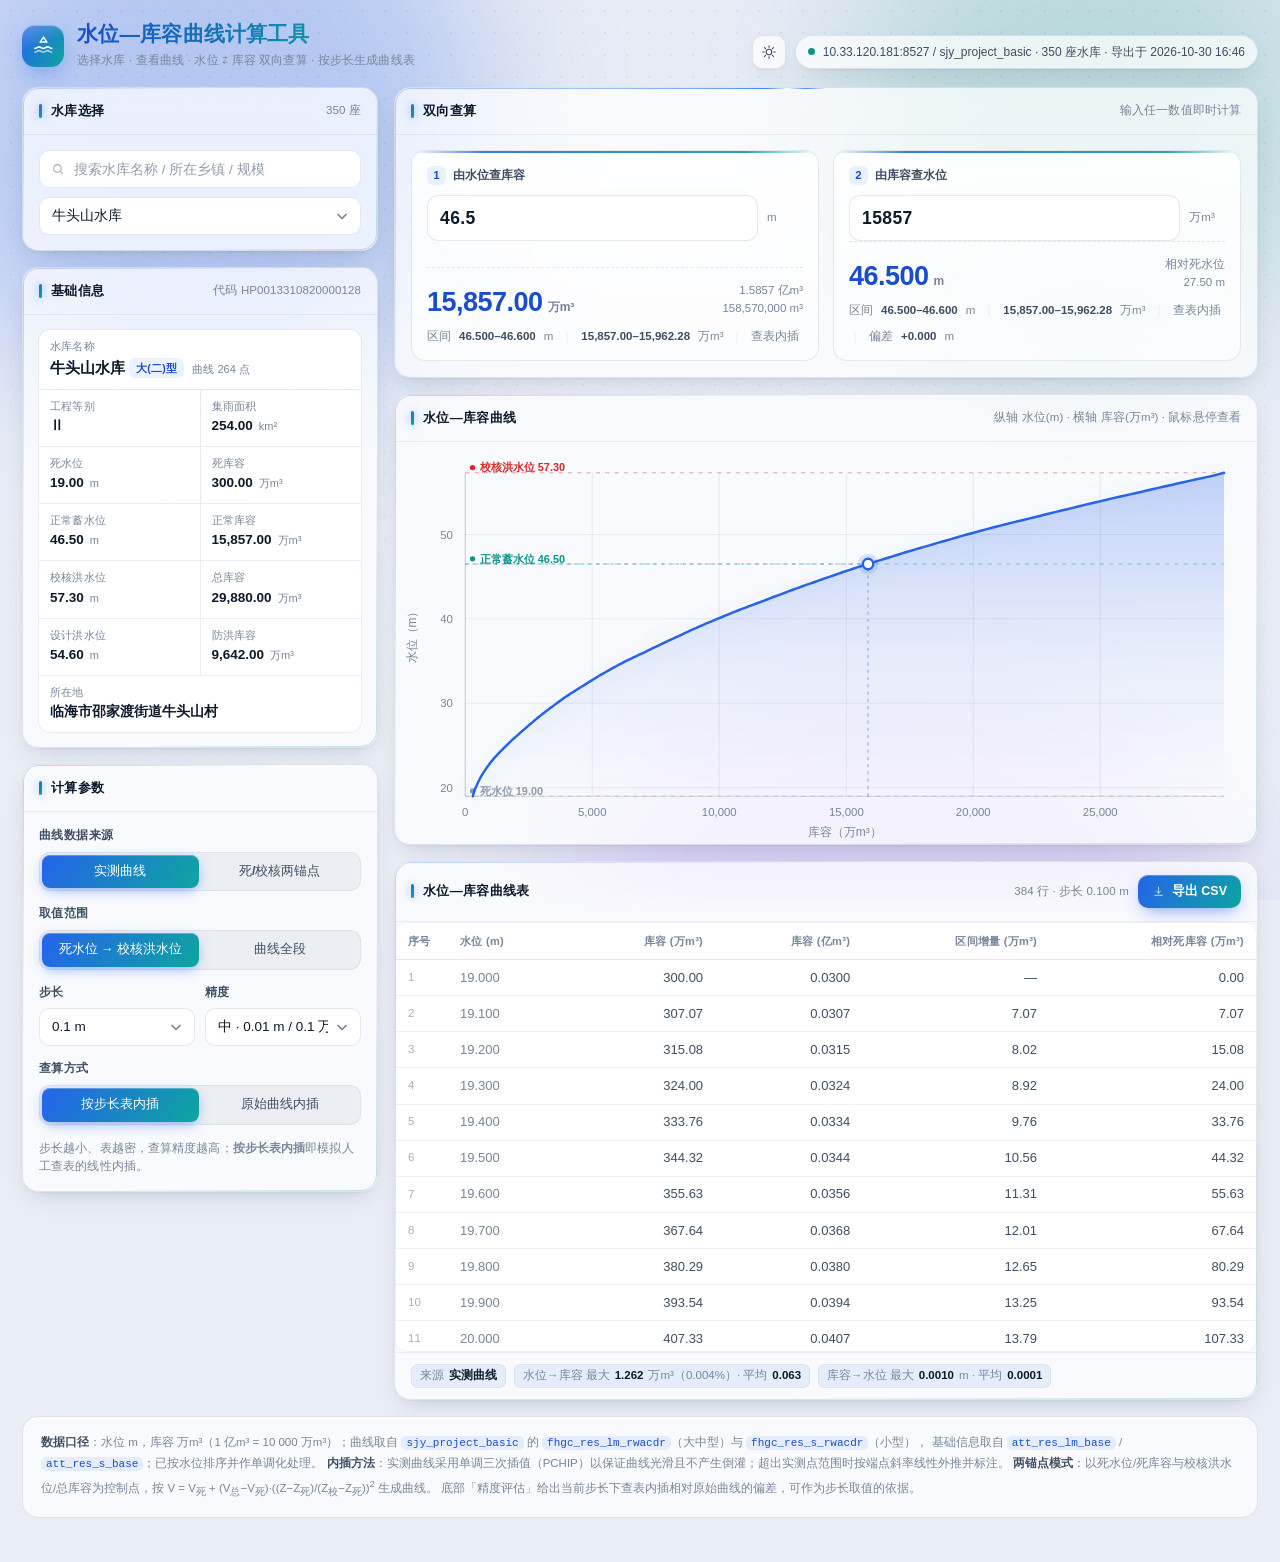
<file: reservoir-curve-tool/index.html>
<!DOCTYPE html>
<html lang="zh-CN">
<head>
<meta charset="utf-8">
<meta name="viewport" content="width=device-width, initial-scale=1">
<title>水位—库容曲线计算工具</title>
<style>
  /* ============================================================
     设计语言参考 ReactBits：
     Soft Aurora（极光背景）· SpotlightCard（跟随光标聚光）
     StarBorder（沿描边巡游的光点）· TiltedCard（3D 倾斜+反光）
     AnimatedTabs（滑块式分段控件）· CountUp（数字滚动）
     ShinyButton（扫光按钮）· GradientText（渐变标题）
     ============================================================ */
  @property --beam-a{ syntax:'<angle>'; inherits:false; initial-value:0deg; }

  :root{
    color-scheme: light;
    --bg:#e8edf6;
    --card:rgba(255,255,255,.72);
    --card-solid:#ffffff;
    --line:rgba(15,36,64,.10);
    --line-2:rgba(15,36,64,.06);
    --ink:#0d1a2a;
    --ink-2:#3d4e63;
    --muted:#76859a;

    --brand:#2563eb;
    --brand-deep:#1a4dcc;
    --brand-soft:rgba(37,99,235,.09);
    --teal:#0d9488;
    --teal-soft:rgba(13,148,136,.10);
    --warn:#b45309;
    --warn-soft:rgba(180,83,9,.10);

    --grad:linear-gradient(120deg,#2563eb 0%,#0ea5a0 100%);
    --seg-bg:rgba(15,36,64,.05);

    --radius:16px;
    --ease:cubic-bezier(.22,1,.36,1);
    --shadow:0 1px 2px rgba(12,28,52,.05),0 10px 26px -10px rgba(12,28,52,.18);
    --shadow-lg:0 20px 52px -16px rgba(12,28,52,.32),0 2px 8px rgba(12,28,52,.06);

    --spot:rgba(37,99,235,.10);
    --glare:rgba(255,255,255,.55);
    --grid-dot:rgba(13,26,42,.06);
    --aurora-1:rgba(37,99,235,.26);
    --aurora-2:rgba(13,148,136,.20);
    --aurora-3:rgba(124,58,237,.16);
    --beam-core:#3b82f6;
    --beam-hot:#ffffff;
    --beam-tail:rgba(59,130,246,.55);
    --chart-glow:rgba(37,99,235,.20);
  }

  *{box-sizing:border-box}
  html,body{margin:0;padding:0}
  body{
    background:var(--bg); color:var(--ink); position:relative; min-height:100vh;
    font:14px/1.55 -apple-system,BlinkMacSystemFont,"Segoe UI","PingFang SC","Microsoft YaHei",sans-serif;
    -webkit-font-smoothing:antialiased; text-rendering:optimizeLegibility;
    overflow-x:hidden;
  }

  /* ---------- 背景：Soft Aurora 三层极光 ---------- */
  .bg{position:fixed;inset:0;z-index:-2;overflow:hidden;pointer-events:none;contain:strict}
  .bg i{position:absolute;display:block;border-radius:50%;filter:blur(70px);will-change:transform}
  .bg .b1{width:44vw;height:44vw;left:-6vw;top:-12vw;background:var(--aurora-1);animation:float1 24s var(--ease) infinite alternate}
  .bg .b2{width:38vw;height:38vw;right:-4vw;top:-10vw;background:var(--aurora-2);animation:float2 28s var(--ease) infinite alternate}
  .bg .b3{width:52vw;height:40vw;left:44vw;bottom:-22vw;background:var(--aurora-3);animation:float3 32s var(--ease) infinite alternate}
  @keyframes float1{from{transform:translate3d(0,0,0) scale(1)}to{transform:translate3d(6%,5%,0) scale(1.12)}}
  @keyframes float2{from{transform:translate3d(0,0,0) scale(1.05)}to{transform:translate3d(-7%,6%,0) scale(.94)}}
  @keyframes float3{from{transform:translate3d(0,0,0) scale(.96)}to{transform:translate3d(-5%,-6%,0) scale(1.1)}}

  /* 极淡点阵 + 颗粒噪点 */
  body::after{
    content:"";position:fixed;inset:0;z-index:-1;pointer-events:none;
    background-image:
      radial-gradient(var(--grid-dot) 1px, transparent 1.4px),
      url("data:image/svg+xml;utf8,<svg xmlns='http://www.w3.org/2000/svg' width='160' height='160'><filter id='n'><feTurbulence type='fractalNoise' baseFrequency='.85' numOctaves='3' stitchTiles='stitch'/><feColorMatrix type='saturate' values='0'/></filter><rect width='160' height='160' filter='url(%23n)' opacity='.045'/></svg>");
    background-size:22px 22px,160px 160px;
    -webkit-mask-image:linear-gradient(180deg,#000 0%,rgba(0,0,0,.35) 72%,transparent 100%);
            mask-image:linear-gradient(180deg,#000 0%,rgba(0,0,0,.35) 72%,transparent 100%);
  }

  @keyframes cardIn{from{opacity:0;transform:translateY(14px) scale(.994)}to{opacity:1;transform:none}}
  @keyframes dotPulse{0%,100%{box-shadow:0 0 0 0 var(--teal-soft)}55%{box-shadow:0 0 0 6px transparent}}
  @keyframes titleFlow{0%,100%{background-position:0% 50%}50%{background-position:100% 50%}}
  @keyframes beamSpin{to{--beam-a:360deg}}
  @keyframes pop{from{opacity:0;transform:scale(.4)}to{opacity:1;transform:scale(1)}}
  @keyframes fadeIn{from{opacity:0}to{opacity:1}}

  .wrap{max-width:1400px;margin:0 auto;padding:22px 22px 44px}

  /* ---------- header ---------- */
  .topbar{display:flex;align-items:flex-end;justify-content:space-between;gap:18px;flex-wrap:wrap;margin-bottom:18px}
  .brandline{display:flex;align-items:center;gap:13px}
  .logo{
    position:relative;width:42px;height:42px;border-radius:13px;flex:0 0 auto;
    background:var(--grad);display:flex;align-items:center;justify-content:center;
    box-shadow:0 8px 22px -6px rgba(37,99,235,.55),inset 0 1px 0 rgba(255,255,255,.35);
  }
  .logo::after{
    content:"";position:absolute;inset:0;border-radius:inherit;pointer-events:none;
    background:linear-gradient(160deg,rgba(255,255,255,.55),transparent 46%);opacity:.5;
  }
  .logo svg{width:23px;height:23px;position:relative;z-index:1}
  h1{
    font-size:20.5px;line-height:1.2;margin:0;letter-spacing:.2px;font-weight:750;
    background:linear-gradient(100deg,#1a4dcc 0%,#0ea5a0 42%,#4f8bf5 68%,#1a4dcc 100%);
    background-size:220% 100%;
    -webkit-background-clip:text;background-clip:text;color:transparent;
    animation:titleFlow 10s ease-in-out infinite;
  }
  .sub{font-size:12px;color:var(--muted);margin-top:4px;letter-spacing:.1px}
  .topright{display:flex;align-items:center;gap:9px}
  .srcbadge{
    font-size:12px;color:var(--ink-2);background:var(--card);border:1px solid var(--line);
    padding:7px 12px;border-radius:999px;display:flex;align-items:center;gap:8px;
    box-shadow:var(--shadow);backdrop-filter:blur(10px);-webkit-backdrop-filter:blur(10px);
    max-width:56vw;min-width:0;overflow:hidden;white-space:nowrap;text-overflow:ellipsis
  }
  .dot{width:7px;height:7px;border-radius:50%;background:var(--teal);flex:0 0 auto;animation:dotPulse 2.6s ease-in-out infinite}

  .iconbtn{
    width:34px;height:34px;display:grid;place-items:center;flex:0 0 auto;
    border:1px solid var(--line);border-radius:10px;background:var(--card);color:var(--ink-2);
    cursor:pointer;box-shadow:var(--shadow);backdrop-filter:blur(10px);-webkit-backdrop-filter:blur(10px);
    transition:transform .25s var(--ease),border-color .2s,color .2s,background .2s;
  }
  .iconbtn:hover{transform:translateY(-2px);border-color:rgba(37,99,235,.4);color:var(--brand-deep)}
  .iconbtn:active{transform:translateY(0) scale(.95)}
  .iconbtn svg{width:16px;height:16px}
  .iconbtn .ic-moon{display:none}
  html[data-theme="dark"] .iconbtn .ic-moon{display:block}
  html[data-theme="dark"] .iconbtn .ic-sun{display:none}

  /* ---------- layout ---------- */
  .layout{display:grid;grid-template-columns:356px minmax(0,1fr);gap:16px;align-items:start}
  .layout > div{min-width:0}
  .layout > div > .card{flex:0 0 auto}
  @media (max-width:1080px){ .layout{grid-template-columns:minmax(0,1fr)} }

  /* ---------- card ---------- */
  .card{
    position:relative;isolation:isolate;min-width:0;
    background:var(--card);
    border:1px solid var(--line);border-radius:var(--radius);
    box-shadow:var(--shadow);
    backdrop-filter:blur(14px) saturate(1.15);-webkit-backdrop-filter:blur(14px) saturate(1.15);
    transition:transform .4s var(--ease),box-shadow .4s var(--ease),border-color .3s;
    animation:cardIn .6s var(--ease) both;
  }
  .layout > div > .card:nth-child(1){animation-delay:.02s}
  .layout > div > .card:nth-child(2){animation-delay:.09s}
  .layout > div > .card:nth-child(3){animation-delay:.16s}
  .layout > div > .card:nth-child(4){animation-delay:.23s}
  .layout > div > .card:nth-child(5){animation-delay:.30s}

  /* 渐变描边 */
  .card::before{
    content:"";position:absolute;inset:0;border-radius:inherit;padding:1px;pointer-events:none;z-index:0;
    background:linear-gradient(135deg,rgba(37,99,235,.55),rgba(255,255,255,0) 34%,rgba(255,255,255,0) 66%,rgba(13,148,136,.5));
    -webkit-mask:linear-gradient(#000 0 0) content-box,linear-gradient(#000 0 0);
    -webkit-mask-composite:xor;
    mask:linear-gradient(#000 0 0) content-box,linear-gradient(#000 0 0);
    mask-composite:exclude;
    opacity:.5;transition:opacity .3s;
  }
  /* 跟随光标聚光（SpotlightCard） */
  .card::after{
    content:"";position:absolute;inset:0;border-radius:inherit;pointer-events:none;z-index:0;
    background:radial-gradient(260px circle at var(--mx,50%) var(--my,0%), var(--spot), transparent 70%);
    opacity:0;transition:opacity .35s ease;
  }
  .card:hover{transform:translateY(-3px);box-shadow:var(--shadow-lg);border-color:rgba(37,99,235,.3)}
  .card:hover::before{opacity:.85}
  .card:hover::after{opacity:1}

  /* StarBorder：光点沿描边巡游 */
  .card.beam::before{
    background:conic-gradient(from var(--beam-a,0deg),
      transparent 0deg,
      transparent 248deg,
      var(--beam-tail) 305deg,
      var(--beam-core) 338deg,
      var(--beam-hot) 345deg,
      var(--beam-core) 352deg,
      transparent 360deg);
    opacity:.95;
    animation:beamSpin 7.5s linear infinite;
  }
  .card.beam:hover::before{opacity:1}
  .card-h,.card-b{position:relative;z-index:1}
  .card-h{display:flex;align-items:center;justify-content:space-between;gap:10px;padding:13px 16px;border-bottom:1px solid var(--line-2)}
  .card-t{font-size:13px;font-weight:660;letter-spacing:.35px;display:flex;align-items:center;gap:9px;color:var(--ink)}
  .card-t i{
    width:3px;height:14px;border-radius:2px;background:var(--grad);display:inline-block;
    box-shadow:0 0 10px rgba(37,99,235,.55);
  }
  .card-b{padding:15px 16px}
  .hint{font-size:11.5px;color:var(--muted);letter-spacing:.1px}

  /* ---------- picker ---------- */
  .field{margin-bottom:14px}
  .field:last-child{margin-bottom:0}
  .lbl{font-size:11.5px;color:var(--ink-2);font-weight:640;letter-spacing:.4px;margin-bottom:7px;display:flex;justify-content:space-between;align-items:center}
  input[type=text],input[type=number],select{
    width:100%;height:38px;padding:0 12px;border:1px solid var(--line);border-radius:10px;
    background:var(--card-solid);color:var(--ink);font:inherit;font-size:13.5px;outline:none;
    transition:border-color .2s,box-shadow .25s,background .2s;
  }
  input::placeholder{color:var(--muted);opacity:.8}
  input:focus,select:focus{border-color:rgba(37,99,235,.55);box-shadow:0 0 0 4px var(--brand-soft)}
  input[type=number]::-webkit-outer-spin-button,
  input[type=number]::-webkit-inner-spin-button{-webkit-appearance:none;margin:0}
  input[type=number]{-moz-appearance:textfield}
  select{
    appearance:none;-webkit-appearance:none;cursor:pointer;padding-right:32px;
    background-image:url("data:image/svg+xml;utf8,<svg xmlns='http://www.w3.org/2000/svg' width='12' height='12' viewBox='0 0 12 12'><path d='M2 4.5L6 8.5L10 4.5' fill='none' stroke='%2376859a' stroke-width='1.7' stroke-linecap='round' stroke-linejoin='round'/></svg>");
    background-repeat:no-repeat;background-position:right 12px center;
  }
  .searchwrap{position:relative;margin-bottom:9px}
  .searchwrap svg{position:absolute;left:12px;top:12px;width:14px;height:14px;color:var(--muted);opacity:.7;pointer-events:none}
  .searchwrap input{padding-left:34px}

  /* ---------- 基础信息 ---------- */
  .kv{display:grid;grid-template-columns:1fr 1fr;gap:1px;background:var(--line-2);border-radius:11px;overflow:hidden;box-shadow:0 0 0 1px var(--line-2)}
  .kv > div{background:var(--card-solid);padding:9px 11px;transition:background .2s}
  .kv > div:hover{background:var(--brand-soft)}
  .kv .k{font-size:11px;color:var(--muted);line-height:1.3;letter-spacing:.2px}
  .kv .v{font-size:13.5px;font-weight:650;font-variant-numeric:tabular-nums;margin-top:3px;color:var(--ink);white-space:nowrap;overflow:hidden;text-overflow:ellipsis}
  .kv .v small{font-weight:500;font-size:11px;color:var(--muted);margin-left:3px}
  .kv .wide{grid-column:1/-1}
  .tag{
    display:inline-block;font-size:10.5px;padding:1.5px 7px;border-radius:6px;vertical-align:1.5px;
    background:var(--brand-soft);color:var(--brand-deep);font-weight:660;letter-spacing:.2px;
  }

  /* ---------- 分段控件（AnimatedTabs 滑块） ---------- */
  .row2{display:grid;grid-template-columns:1fr 1fr;gap:10px}
  .seg{
    --x:3px;--w:0px;
    position:relative;display:flex;gap:3px;padding:3px;border-radius:11px;
    background:var(--seg-bg);box-shadow:inset 0 0 0 1px var(--line-2);
  }
  .seg::before{
    content:"";position:absolute;top:3px;bottom:3px;left:0;width:var(--w);z-index:0;pointer-events:none;
    border-radius:8px;background:var(--grad);
    box-shadow:0 4px 14px -3px rgba(37,99,235,.55),inset 0 1px 0 rgba(255,255,255,.28);
    transform:translateX(var(--x));
    transition:transform .42s var(--ease),width .42s var(--ease);
  }
  .seg button{
    position:relative;z-index:1;flex:1 1 0;min-width:0;
    border:0;background:transparent;font:inherit;font-size:12.5px;color:var(--ink-2);
    padding:7px 4px;border-radius:8px;cursor:pointer;font-weight:560;white-space:nowrap;
    transition:color .25s ease;
  }
  .seg button:hover{color:var(--brand-deep)}
  .seg.noanim::before{transition:none}
  .seg button.on{color:#fff}
  .seg button.on:hover{color:#fff}

  /* ---------- 双向查算 ---------- */
  .queries{display:grid;grid-template-columns:1fr 1fr;gap:14px}
  @media (max-width:720px){ .queries{grid-template-columns:1fr} }
  .qbox{
    position:relative;overflow:hidden;border:1px solid var(--line);border-radius:14px;padding:15px;
    background:linear-gradient(180deg,rgba(255,255,255,.9),rgba(255,255,255,.55));
    display:flex;flex-direction:column;
    transform:perspective(760px) rotateX(var(--rx,0deg)) rotateY(var(--ry,0deg));
    transition:transform .45s var(--ease),box-shadow .45s var(--ease),border-color .3s;
    will-change:transform;
  }
  /* 顶部高光线 */
  .qbox::before{
    content:"";position:absolute;left:0;top:0;width:100%;height:2px;background:var(--grad);opacity:.9;
    -webkit-mask-image:linear-gradient(90deg,transparent,#000 18%,#000 82%,transparent);
            mask-image:linear-gradient(90deg,transparent,#000 18%,#000 82%,transparent);
  }
  /* 光标反光（TiltedCard glare） */
  .qbox::after{
    content:"";position:absolute;inset:0;border-radius:inherit;pointer-events:none;
    background:radial-gradient(300px circle at var(--gx,50%) var(--gy,0%), var(--glare), transparent 62%);
    opacity:0;transition:opacity .35s ease;
  }
  .qbox:hover{box-shadow:0 18px 40px -18px rgba(12,28,52,.45);border-color:rgba(37,99,235,.32)}
  .qbox:hover::after{opacity:.75}
  .qbox > *{position:relative;z-index:1}
  .qbox .qh{font-size:12px;font-weight:640;color:var(--ink-2);display:flex;align-items:center;gap:7px;margin-bottom:10px}
  .qbox .qh b{
    width:19px;height:19px;border-radius:6px;display:inline-grid;place-items:center;
    background:var(--brand-soft);color:var(--brand-deep);font-size:11.5px;font-weight:700;
  }
  .qrow{display:flex;gap:9px;align-items:center}
  .qrow input{
    height:46px;font-size:17.5px;font-weight:660;font-variant-numeric:tabular-nums;
    letter-spacing:.4px;border-radius:11px;
  }
  .unit{font-size:11.5px;color:var(--muted);white-space:nowrap;min-width:36px;letter-spacing:.2px}
  .out{margin-top:auto;padding-top:13px;border-top:1px dashed var(--line);display:flex;align-items:flex-end;justify-content:space-between;gap:10px}
  .out .big{font-size:27px;font-weight:730;letter-spacing:-.5px;font-variant-numeric:tabular-nums;color:var(--brand-deep);line-height:1.1}
  .out .big .num{transition:color .3s}
  .out .big small{font-size:12px;font-weight:600;color:var(--muted);margin-left:5px;letter-spacing:0}
  .out .alt{font-size:11.5px;color:var(--muted);text-align:right;font-variant-numeric:tabular-nums;line-height:1.6}
  .metaline{margin-top:10px;font-size:11.5px;color:var(--muted);display:flex;gap:8px;flex-wrap:wrap;align-items:center;font-variant-numeric:tabular-nums;min-height:17px}
  .metaline b{color:var(--ink-2);font-weight:640}
  .metaline .sp{color:var(--line);opacity:.9}
  .flag{font-size:11px;padding:1px 7px;border-radius:6px;background:var(--warn-soft);color:var(--warn);font-weight:640}

  /* ---------- 图表 ---------- */
  .chartbox{position:relative;padding:8px 6px 0}
  svg.chart{display:block;width:100%;height:auto;overflow:visible}
  svg.chart .cline{filter:drop-shadow(0 4px 10px var(--chart-glow))}
  .tip{
    position:absolute;pointer-events:none;background:rgba(11,20,32,.94);color:#fff;font-size:11.5px;
    padding:7px 10px;border-radius:9px;line-height:1.55;white-space:nowrap;opacity:0;
    transition:opacity .14s ease;font-variant-numeric:tabular-nums;z-index:5;transform:translate(-50%,-135%);
    box-shadow:0 10px 26px -10px rgba(0,0,0,.6);border:1px solid rgba(255,255,255,.10);
    backdrop-filter:blur(6px);-webkit-backdrop-filter:blur(6px)
  }
  .tip b{font-weight:660;color:#9ec5ff}

  /* ---------- 表格 ---------- */
  .tablewrap{
    max-height:430px;overflow:auto;border:1px solid var(--line-2);border-radius:12px;background:var(--card-solid);
    overscroll-behavior:contain;
  }
  .tablewrap::-webkit-scrollbar{width:9px;height:9px}
  .tablewrap::-webkit-scrollbar-thumb{background:var(--line);border-radius:99px;border:2px solid transparent;background-clip:content-box}
  .tablewrap::-webkit-scrollbar-thumb:hover{background:rgba(37,99,235,.35);background-clip:content-box}
  .tablewrap::-webkit-scrollbar-track{background:transparent}
  table{width:100%;border-collapse:collapse;font-size:13px;font-variant-numeric:tabular-nums}
  thead th{
    position:sticky;top:0;z-index:2;background:var(--card-solid);
    color:var(--muted);font-weight:640;font-size:11px;letter-spacing:.3px;
    text-align:right;padding:10px 12px;white-space:nowrap;
    box-shadow:inset 0 -1px 0 var(--line);
    backdrop-filter:blur(8px);-webkit-backdrop-filter:blur(8px)
  }
  thead th:first-child,thead th:nth-child(2){text-align:left}
  tbody td{padding:7.5px 12px;text-align:right;border-bottom:1px solid var(--line-2);color:var(--ink-2);transition:background .15s,color .15s}
  tbody td:first-child,tbody td:nth-child(2){text-align:left;color:var(--muted)}
  tbody td:first-child{font-size:11.5px;opacity:.65;width:52px}
  tbody tr:last-child td{border-bottom:0}
  tbody tr:hover td{background:var(--brand-soft);color:var(--ink)}
  tbody tr.mark td{
    background:var(--brand-soft);color:var(--brand-deep);font-weight:660;
    box-shadow:inset 0 1px 0 rgba(37,99,235,.18),inset 0 -1px 0 rgba(37,99,235,.18)
  }
  tbody tr.mark td:first-child{box-shadow:inset 3px 0 0 var(--brand),inset 0 1px 0 rgba(37,99,235,.18),inset 0 -1px 0 rgba(37,99,235,.18)}

  /* ---------- 按钮（ShinyButton） ---------- */
  .btn{
    position:relative;overflow:hidden;isolation:isolate;
    display:inline-flex;align-items:center;gap:7px;height:33px;padding:0 14px;border-radius:10px;
    border:1px solid var(--line);background:var(--card-solid);color:var(--ink-2);
    font:inherit;font-size:12.5px;font-weight:640;cursor:pointer;
    transition:transform .28s var(--ease),box-shadow .28s var(--ease),border-color .2s,color .2s;
    box-shadow:0 1px 2px rgba(12,28,52,.06);
  }
  .btn::after{
    content:"";position:absolute;inset:0;z-index:-1;pointer-events:none;
    background:linear-gradient(115deg,transparent 32%,var(--shine,rgba(37,99,235,.14)) 50%,transparent 68%);
    transform:translateX(-130%);transition:transform .75s var(--ease);
  }
  .btn:hover{transform:translateY(-1.5px);border-color:rgba(37,99,235,.4);color:var(--brand-deep);box-shadow:0 8px 20px -10px rgba(37,99,235,.5)}
  .btn:hover::after{transform:translateX(130%)}
  .btn:active{transform:translateY(0) scale(.98)}
  .btn svg{width:13px;height:13px;opacity:.75;transition:opacity .2s,transform .2s}
  .btn:hover svg{opacity:1;transform:translateY(1px)}
  .btn-primary{
    --shine:rgba(255,255,255,.55);
    border:0;color:#fff;background:var(--grad);
    box-shadow:0 6px 18px -6px rgba(37,99,235,.7),inset 0 1px 0 rgba(255,255,255,.25);
  }
  .btn-primary:hover{color:#fff;box-shadow:0 12px 28px -10px rgba(37,99,235,.85),inset 0 1px 0 rgba(255,255,255,.3)}
  .empty{padding:44px;text-align:center;color:var(--muted);font-size:13px}

  /* 精度评估 chips */
  .stat{
    display:flex;gap:8px;flex-wrap:wrap;align-items:center;font-size:11.5px;color:var(--muted);
    padding:11px 16px;border-top:1px solid var(--line-2);background:transparent;
  }
  .stat span{
    display:inline-flex;align-items:center;gap:5px;padding:3px 9px;border-radius:7px;
    background:var(--brand-soft);box-shadow:inset 0 0 0 1px var(--line-2);
  }
  .stat span.sep{display:none}
  .stat b{color:var(--ink);font-weight:660;font-variant-numeric:tabular-nums}

  .foot{
    margin-top:16px;padding:15px 18px;border:1px solid var(--line);border-radius:var(--radius);
    background:var(--card);color:var(--muted);font-size:11.5px;line-height:1.9;
    backdrop-filter:blur(12px);-webkit-backdrop-filter:blur(12px);
  }
  .foot b{color:var(--ink-2);font-weight:640}
  .foot code{
    font-family:ui-monospace,"SF Mono",Consolas,monospace;font-size:11px;
    background:var(--brand-soft);color:var(--brand-deep);padding:1px 5px;border-radius:5px;
  }

  :focus-visible{outline:2px solid rgba(37,99,235,.55);outline-offset:2px}

  /* ---------- 深色主题 ---------- */
  html[data-theme="dark"]{
    color-scheme: dark;
    --bg:#0c1016;
    --card:rgba(22,27,35,.66);
    --card-solid:#161b23;
    --line:rgba(255,255,255,.09);
    --line-2:rgba(255,255,255,.05);
    --ink:#e8eef7;
    --ink-2:#aebacb;
    --muted:#7f8b9c;

    --brand:#5b93ff;
    --brand-deep:#a8c8ff;
    --brand-soft:rgba(91,147,255,.13);
    --teal:#3fbdb0;
    --teal-soft:rgba(63,189,176,.13);
    --warn:#e0a458;
    --warn-soft:rgba(224,164,88,.13);

    --grad:linear-gradient(120deg,#3b74f5 0%,#14a89b 100%);
    --seg-bg:rgba(255,255,255,.045);

    --shadow:0 1px 2px rgba(0,0,0,.4),0 12px 30px -14px rgba(0,0,0,.7);
    --shadow-lg:0 26px 60px -22px rgba(0,0,0,.85),0 2px 10px rgba(0,0,0,.35);

    --spot:rgba(91,147,255,.13);
    --glare:rgba(255,255,255,.09);
    --grid-dot:rgba(255,255,255,.055);
    --aurora-1:rgba(59,116,245,.30);
    --aurora-2:rgba(20,168,155,.22);
    --aurora-3:rgba(139,92,246,.24);
    --beam-core:#7cb0ff;
    --beam-hot:#ffffff;
    --beam-tail:rgba(124,176,255,.55);
    --chart-glow:rgba(91,147,255,.28);
  }
  html[data-theme="dark"] body{background:var(--bg)}
  html[data-theme="dark"] input[type=text],
  html[data-theme="dark"] input[type=number],
  html[data-theme="dark"] select{background-color:rgba(255,255,255,.045);border-color:var(--line);color:var(--ink)}
  html[data-theme="dark"] select{
    background-image:url("data:image/svg+xml;utf8,<svg xmlns='http://www.w3.org/2000/svg' width='12' height='12' viewBox='0 0 12 12'><path d='M2 4.5L6 8.5L10 4.5' fill='none' stroke='%237f8b9c' stroke-width='1.7' stroke-linecap='round' stroke-linejoin='round'/></svg>");
    background-repeat:no-repeat;background-position:right 12px center;
  }
  html[data-theme="dark"] input:focus,
  html[data-theme="dark"] select:focus{border-color:rgba(91,147,255,.6);box-shadow:0 0 0 4px rgba(91,147,255,.14)}
  html[data-theme="dark"] .qbox{background:linear-gradient(180deg,rgba(255,255,255,.05),rgba(255,255,255,.012))}
  html[data-theme="dark"] .qbox:hover{border-color:rgba(91,147,255,.42);box-shadow:0 22px 46px -22px rgba(0,0,0,.9)}
  html[data-theme="dark"] .kv > div{background:rgba(255,255,255,.022)}
  html[data-theme="dark"] .kv > div:hover{background:var(--brand-soft)}
  html[data-theme="dark"] .tag{background:rgba(91,147,255,.16);color:#b9d4ff}
  html[data-theme="dark"] .tablewrap{background:rgba(255,255,255,.014)}
  html[data-theme="dark"] thead th{background:#151a22}
  html[data-theme="dark"] tbody tr:hover td{background:rgba(91,147,255,.09)}
  html[data-theme="dark"] tbody tr.mark td{background:rgba(91,147,255,.14);color:#c6dbff}
  html[data-theme="dark"] .btn{background:rgba(255,255,255,.05);border-color:var(--line);color:var(--ink-2)}
  html[data-theme="dark"] .btn:hover{background:rgba(255,255,255,.085);border-color:rgba(91,147,255,.45);color:var(--brand-deep)}
  html[data-theme="dark"] .btn-primary{background:var(--grad);border:0;color:#fff}
  html[data-theme="dark"] .btn-primary:hover{color:#fff}
  html[data-theme="dark"] .stat span{background:rgba(255,255,255,.045)}
  html[data-theme="dark"] .stat b{color:var(--ink)}
  html[data-theme="dark"] .foot code{background:rgba(91,147,255,.14);color:#b9d4ff}
  html[data-theme="dark"] .tip{background:rgba(8,12,18,.96);border-color:rgba(255,255,255,.12)}
  html[data-theme="dark"] .card::before{
    background:linear-gradient(135deg,rgba(91,147,255,.6),rgba(255,255,255,0) 34%,rgba(255,255,255,0) 66%,rgba(63,189,176,.55));
  }
  html[data-theme="dark"] .card.beam::before{
    background:conic-gradient(from var(--beam-a,0deg),
      transparent 0deg,transparent 248deg,
      var(--beam-tail) 305deg,var(--beam-core) 338deg,var(--beam-hot) 345deg,var(--beam-core) 352deg,transparent 360deg);
  }
  html[data-theme="dark"] .logo{box-shadow:0 10px 26px -8px rgba(59,116,245,.75),inset 0 1px 0 rgba(255,255,255,.25)}
  html[data-theme="dark"] body::after{opacity:.85}
  html[data-theme="dark"] tbody tr.mark td:first-child{box-shadow:inset 3px 0 0 var(--brand),inset 0 1px 0 rgba(91,147,255,.2),inset 0 -1px 0 rgba(91,147,255,.2)}

  /* ---------- 响应式 & 无障碍 ---------- */
  @media (max-width:720px){
    .wrap{padding:16px 14px 32px}
    h1{font-size:18px}
    .topbar{align-items:flex-start}
    .brandline{width:100%}
    .topright{width:100%;justify-content:flex-start}
    .srcbadge{flex:1 1 auto;max-width:100%;font-size:11px}
    .bg i{filter:blur(46px)}
    .stat span{font-size:11px}
    .seg button{font-size:12px}
    table{min-width:600px}
    .chartbox{padding:4px 0 0}
  }
  @media (prefers-reduced-motion:reduce){
    *,*::before,*::after{animation-duration:.001ms !important;animation-iteration-count:1 !important;transition-duration:.001ms !important}
    .bg{display:none}
  }
</style>
</head>
<body>
<div class="bg" aria-hidden="true"><i class="b1"></i><i class="b2"></i><i class="b3"></i></div>

<div class="wrap">

  <div class="topbar">
    <div class="brandline">
      <div class="logo">
        <svg viewBox="0 0 24 24" fill="none"><path d="M3 15c2.2 0 2.2-1.6 4.4-1.6S9.6 15 11.8 15s2.2-1.6 4.4-1.6S18.4 15 20.6 15" stroke="#fff" stroke-width="1.7" stroke-linecap="round"/><path d="M3 19c2.2 0 2.2-1.6 4.4-1.6S9.6 19 11.8 19s2.2-1.6 4.4-1.6S18.4 19 20.6 19" stroke="#fff" stroke-opacity=".62" stroke-width="1.7" stroke-linecap="round"/><path d="M12 3.2l3.6 5.2H8.4L12 3.2z" stroke="#fff" stroke-width="1.5" stroke-linejoin="round"/></svg>
      </div>
      <div>
        <h1>水位—库容曲线计算工具</h1>
        <div class="sub">选择水库 · 查看曲线 · 水位 ⇄ 库容 双向查算 · 按步长生成曲线表</div>
      </div>
    </div>
    <div class="topright">
      <button class="iconbtn" id="btnTheme" title="切换深浅色" aria-label="切换深浅色">
        <svg class="ic-sun" viewBox="0 0 24 24" fill="none"><circle cx="12" cy="12" r="4.2" stroke="currentColor" stroke-width="1.7"/><path d="M12 2.6v2.2M12 19.2v2.2M2.6 12h2.2M19.2 12h2.2M5.3 5.3l1.6 1.6M17.1 17.1l1.6 1.6M18.7 5.3l-1.6 1.6M6.9 17.1l-1.6 1.6" stroke="currentColor" stroke-width="1.7" stroke-linecap="round"/></svg>
        <svg class="ic-moon" viewBox="0 0 24 24" fill="none"><path d="M20 14.2A8.2 8.2 0 1 1 9.8 4a6.6 6.6 0 0 0 10.2 10.2z" stroke="currentColor" stroke-width="1.7" stroke-linejoin="round"/></svg>
      </button>
      <div class="srcbadge"><span class="dot"></span><span id="srcText">数据源加载中…</span></div>
    </div>
  </div>

  <div class="layout">

    <!-- ================= 左侧 ================= -->
    <div style="display:flex;flex-direction:column;gap:16px">

      <div class="card">
        <div class="card-h"><div class="card-t"><i></i>水库选择</div><span class="hint" id="cntHint"></span></div>
        <div class="card-b">
          <div class="searchwrap">
            <svg viewBox="0 0 24 24" fill="none"><circle cx="11" cy="11" r="6.5" stroke="currentColor" stroke-width="1.8"/><path d="M16 16l4 4" stroke="currentColor" stroke-width="1.8" stroke-linecap="round"/></svg>
            <input type="text" id="search" placeholder="搜索水库名称 / 所在乡镇 / 规模" autocomplete="off">
          </div>
          <select id="resSel" size="1" aria-label="选择水库"></select>
        </div>
      </div>

      <div class="card">
        <div class="card-h"><div class="card-t"><i></i>基础信息</div><span class="hint" id="resId"></span></div>
        <div class="card-b">
          <div class="kv" id="infoBox"></div>
        </div>
      </div>

      <div class="card">
        <div class="card-h"><div class="card-t"><i></i>计算参数</div></div>
        <div class="card-b">
          <div class="field">
            <div class="lbl"><span>曲线数据来源</span></div>
            <div class="seg" id="segSrc">
              <button data-v="curve" class="on">实测曲线</button>
              <button data-v="anchor">死/校核两锚点</button>
            </div>
          </div>
          <div class="field">
            <div class="lbl"><span>取值范围</span></div>
            <div class="seg" id="segRange">
              <button data-v="anchor" class="on">死水位 → 校核洪水位</button>
              <button data-v="all">曲线全段</button>
            </div>
          </div>
          <div class="field row2">
            <div>
              <div class="lbl"><span>步长</span></div>
              <select id="stepSel">
                <option value="0.05">0.05 m</option>
                <option value="0.1" selected>0.1 m</option>
                <option value="0.2">0.2 m</option>
                <option value="0.25">0.25 m</option>
                <option value="0.5">0.5 m</option>
                <option value="1">1.0 m</option>
                <option value="2">2.0 m</option>
              </select>
            </div>
            <div>
              <div class="lbl"><span>精度</span></div>
              <select id="precSel">
                <option value="1">低 · 0.1 m / 1 万m³</option>
                <option value="2" selected>中 · 0.01 m / 0.1 万m³</option>
                <option value="3">高 · 0.001 m / 0.01 万m³</option>
              </select>
            </div>
          </div>
          <div class="field">
            <div class="lbl"><span>查算方式</span></div>
            <div class="seg" id="segMode">
              <button data-v="table" class="on">按步长表内插</button>
              <button data-v="raw">原始曲线内插</button>
            </div>
          </div>
          <div class="hint" style="margin-top:11px;line-height:1.65">
            步长越小、表越密，查算精度越高；<b>按步长表内插</b>即模拟人工查表的线性内插。
          </div>
        </div>
      </div>
    </div>

    <!-- ================= 右侧 ================= -->
    <div style="display:flex;flex-direction:column;gap:16px">

      <div class="card beam">
        <div class="card-h">
          <div class="card-t"><i></i>双向查算</div>
          <span class="hint" id="qHint">输入任一数值即时计算</span>
        </div>
        <div class="card-b">
          <div class="queries">
            <div class="qbox">
              <div class="qh"><b>1</b> 由水位查库容</div>
              <div class="qrow">
                <input type="number" id="inZ" step="0.01" inputmode="decimal" aria-label="水位">
                <span class="unit">m</span>
              </div>
              <div class="out">
                <div class="big" id="outV"><span class="num">—</span><small>万m³</small></div>
                <div class="alt" id="outValt"></div>
              </div>
              <div class="metaline" id="metaV"></div>
            </div>
            <div class="qbox">
              <div class="qh"><b>2</b> 由库容查水位</div>
              <div class="qrow">
                <input type="number" id="inV" step="0.1" inputmode="decimal" aria-label="库容">
                <span class="unit">万m³</span>
              </div>
              <div class="out">
                <div class="big" id="outZ"><span class="num">—</span><small>m</small></div>
                <div class="alt" id="outZalt"></div>
              </div>
              <div class="metaline" id="metaZ"></div>
            </div>
          </div>
        </div>
      </div>

      <div class="card">
        <div class="card-h">
          <div class="card-t"><i></i>水位—库容曲线</div>
          <span class="hint">纵轴 水位(m) · 横轴 库容(万m³) · 鼠标悬停查看</span>
        </div>
        <div class="chartbox" id="chartBox">
          <div class="tip" id="tip"></div>
          <svg class="chart" id="chart" viewBox="0 0 820 380" preserveAspectRatio="none"></svg>
        </div>
      </div>

      <div class="card">
        <div class="card-h">
          <div class="card-t"><i></i>水位—库容曲线表</div>
          <div style="display:flex;gap:9px;align-items:center">
            <span class="hint" id="tblHint"></span>
            <button class="btn btn-primary" id="btnCsv">
              <svg viewBox="0 0 24 24" fill="none"><path d="M12 4v11m0 0l-4-4m4 4l4-4M5 19h14" stroke="currentColor" stroke-width="1.8" stroke-linecap="round" stroke-linejoin="round"/></svg>
              导出 CSV
            </button>
          </div>
        </div>
        <div class="tablewrap">
          <table>
            <thead><tr><th>序号</th><th>水位 (m)</th><th>库容 (万m³)</th><th>库容 (亿m³)</th><th>区间增量 (万m³)</th><th>相对死库容 (万m³)</th></tr></thead>
            <tbody id="tbody"></tbody>
          </table>
        </div>
        <div class="stat" id="statBar"></div>
      </div>
    </div>
  </div>

  <div class="foot">
    <b>数据口径</b>：水位 m，库容 万m³（1 亿m³ = 10 000 万m³）；曲线取自
    <code>sjy_project_basic</code> 的 <code>fhgc_res_lm_rwacdr</code>（大中型）与 <code>fhgc_res_s_rwacdr</code>（小型），
    基础信息取自 <code>att_res_lm_base</code> / <code>att_res_s_base</code>；已按水位排序并作单调化处理。
    <b>内插方法</b>：实测曲线采用单调三次插值（PCHIP）以保证曲线光滑且不产生倒灌；超出实测点范围时按端点斜率线性外推并标注。
    <b>两锚点模式</b>：以死水位/死库容与校核洪水位/总库容为控制点，按 V = V<sub>死</sub> + (V<sub>总</sub>−V<sub>死</sub>)·((Z−Z<sub>死</sub>)/(Z<sub>校</sub>−Z<sub>死</sub>))<sup>2</sup> 生成曲线。
    底部「精度评估」给出当前步长下查表内插相对原始曲线的偏差，可作为步长取值的依据。
  </div>
</div>

<script>
const DATA = {"meta":{"source":"10.33.120.181:8527 / sjy_project_basic","tables":["att_res_lm_base","att_res_s_base","fhgc_res_lm_rwacdr","fhgc_res_s_rwacdr"],"unitZ":"m","unitV":"万m³","exportedAt":"2026-10-30 16:46","count":350,"points":12341},"reservoirs":[{"id":"SK331024000064","code":"HP0013310240000031","name":"仙居县盂溪水库","kind":"大中型","scale":"中型","grade":"Ⅲ","loc":"福应街道","adcd":"331024003000","area":46.28,"deadZ":117.5,"deadV":42.0,"normZ":164.0,"normV":1870.0,"chkZ":167.02,"totalV":2119.0,"floodV":259.0,"desZ":166.21,"pts":[[110.0,10.0],[120.0,59.2],[130.0,229.6],[135.0,362.4],[137.5,450.4],[140.0,540.0],[142.5,646.0],[145.0,753.6],[147.5,880.0],[150.0,1000.0],[152.5,1137.6],[155.0,1280.0],[157.5,1422.0],[160.0,1560.0],[162.5,1760.0],[165.0,1944.0],[167.5,2160.0],[170.0,2340.0],[175.0,2800.0]]},{"id":"331022022000198","code":"HP0013310220000122","name":"佃石水库","kind":"大中型","scale":"中型","grade":"Ⅲ","loc":"","adcd":"331022103000","area":24.1,"deadZ":68.0,"deadV":135.0,"normZ":106.0,"normV":2563.0,"chkZ":110.2,"totalV":3009.0,"floodV":643.0,"desZ":109.35,"pts":[[59.0,0.0],[60.0,2.0],[61.0,9.0],[62.0,18.0],[63.0,31.0],[64.0,47.0],[65.0,65.0],[66.0,86.0],[67.0,109.0],[68.0,135.0],[69.0,162.0],[70.0,192.0],[71.0,223.0],[72.0,256.0],[73.0,291.0],[74.0,326.0],[75.0,362.0],[76.0,399.0],[77.0,438.0],[78.0,479.0],[79.0,523.0],[80.0,569.0],[81.0,619.0],[82.0,670.0],[83.0,725.0],[84.0,782.0],[85.0,842.0],[86.0,903.0],[87.0,966.0],[88.0,1032.0],[89.0,1100.0],[90.0,1171.0],[91.0,1243.0],[92.0,1318.0],[93.0,1395.0],[94.0,1473.0],[95.0,1553.0],[96.0,1636.0],[97.0,1720.0],[98.0,1806.0],[99.0,1894.0],[100.0,1984.0],[101.0,2076.0],[102.0,2169.0],[103.0,2265.0],[104.0,2362.0],[105.0,2462.0],[106.0,2563.0],[107.0,2666.0],[108.0,2771.0],[109.0,2878.0],[110.0,2987.0],[111.0,3099.0],[112.0,3212.0],[113.0,3327.0],[114.0,3444.0]]},{"id":"331003023000049","code":"HP0013310030000169","name":"佛岭水库","kind":"大中型","scale":"中型","grade":"Ⅲ","loc":"","adcd":"331003108000","area":18.26,"deadZ":43.04,"deadV":9.0,"normZ":68.64,"normV":1332.5,"chkZ":71.36,"totalV":1579.0,"floodV":614.0,"desZ":70.56,"pts":[[41.1,0.19],[41.2,0.51],[41.3,0.83],[41.4,1.16],[41.5,1.5],[41.6,1.86],[41.7,2.23],[41.8,2.61],[41.9,3.02],[42.0,3.45],[42.1,3.91],[42.2,4.4],[42.3,4.91],[42.4,5.45],[42.5,6.01],[42.6,6.59],[42.7,7.2],[42.8,7.82],[42.9,8.47],[43.0,9.14],[43.1,9.82],[43.2,10.53],[43.3,11.26],[43.4,12.01],[43.5,12.78],[43.6,13.58],[43.7,14.42],[43.8,15.28],[43.9,16.19],[44.0,17.12],[44.1,18.1],[44.2,19.11],[44.3,20.17],[44.4,21.26],[44.5,22.4],[44.6,23.57],[44.7,24.78],[44.8,26.04],[44.9,27.33],[45.0,28.66],[45.1,30.04],[45.2,31.45],[45.3,32.9],[45.4,34.39],[45.5,35.91],[45.6,37.47],[45.7,39.07],[45.8,40.69],[45.9,42.36],[46.0,44.05],[46.1,45.77],[46.2,47.53],[46.3,49.32],[46.4,51.14],[46.5,53.0],[46.6,54.9],[46.7,56.84],[46.8,58.81],[46.9,60.83],[47.0,62.89],[47.1,64.99],[47.2,67.15],[47.3,69.34],[47.4,71.59],[47.5,73.89],[47.6,76.24],[47.7,78.64],[47.8,81.1],[47.9,83.61],[48.0,86.18],[48.1,88.81],[48.2,91.5],[48.3,94.25],[48.4,97.05],[48.5,99.91],[48.6,102.83],[48.7,105.8],[48.8,108.82],[48.9,111.9],[49.0,115.03],[49.1,118.21],[49.2,121.44],[49.3,124.72],[49.4,128.05],[49.5,131.42],[49.6,134.84],[49.7,138.31],[49.8,141.72],[49.9,145.38],[50.0,148.98],[50.1,152.62],[50.2,156.3],[50.3,160.02],[50.4,163.79],[50.5,167.59],[50.6,171.44],[50.7,175.32],[50.8,179.25],[50.9,183.21],[51.0,187.22],[51.1,191.26],[51.2,195.33],[51.3,199.45],[51.4,203.6],[51.5,207.79],[51.6,212.02],[51.7,216.29],[51.8,220.58],[51.9,224.92],[52.0,229.29],[52.1,233.69],[52.2,238.13],[52.3,242.6],[52.4,247.11],[52.5,251.65],[52.6,256.22],[52.7,260.83],[52.8,265.47],[52.9,270.14],[53.0,274.84],[53.1,279.57],[53.2,284.34],[53.3,289.13],[53.4,293.95],[53.5,298.81],[53.6,303.69],[53.7,308.6],[53.8,313.54],[53.9,318.51],[54.0,323.51],[54.1,328.53],[54.2,333.59],[54.3,338.67],[54.4,343.77],[54.5,348.9],[54.6,354.06],[54.7,359.24],[54.8,364.45],[54.9,369.69],[55.0,374.94],[55.1,380.22],[55.2,385.53],[55.3,390.86],[55.4,396.21],[55.5,401.59],[55.6,406.99],[55.7,412.42],[55.8,417.86],[55.9,423.34],[56.0,428.83],[56.1,434.35],[56.2,439.9],[56.3,445.46],[56.4,451.05],[56.5,456.67],[56.6,462.31],[56.7,467.97],[56.8,473.66],[56.9,479.37],[57.0,485.1],[57.1,490.86],[57.2,496.64],[57.3,502.44],[57.4,508.27],[57.5,514.12],[57.6,519.99],[57.7,525.89],[57.8,531.81],[57.9,537.76],[58.0,543.73],[58.1,549.72],[58.2,555.73],[58.3,561.77],[58.4,567.84],[58.5,573.92],[58.6,580.03],[58.7,586.16],[58.8,592.32],[58.9,598.5],[59.0,604.7],[59.1,610.93],[59.2,617.18],[59.3,623.45],[59.4,629.74],[59.5,636.06],[59.6,642.41],[59.7,648.77],[59.8,655.16],[59.9,661.57],[60.0,668.01],[60.1,674.47],[60.2,680.95],[60.3,687.45],[60.4,693.98],[60.5,700.54],[60.6,707.11],[60.7,713.72],[60.8,720.35],[60.9,727.0],[61.0,733.68],[61.1,740.39],[61.2,747.13],[61.3,753.89],[61.4,760.68],[61.5,767.5],[61.6,774.34],[61.7,781.22],[61.8,788.12],[61.9,795.05],[62.0,802.02],[62.1,809.01],[62.2,816.03],[62.3,823.08],[62.4,830.17],[62.5,837.29],[62.6,844.43],[62.7,851.61],[62.8,858.83],[62.9,866.07],[63.0,873.35],[63.1,880.66],[63.2,888.01],[63.3,895.39],[63.4,902.81],[63.5,910.26],[63.6,917.74],[63.7,925.26],[63.8,932.82],[63.9,940.42],[64.0,948.05],[64.1,955.71],[64.2,963.42],[64.3,971.16],[64.4,978.94],[64.5,986.76],[64.6,994.62],[64.7,1002.52],[64.8,1010.45],[64.9,1018.43],[65.0,1026.45],[65.1,1034.51],[65.2,1042.6],[65.3,1050.74],[65.4,1058.91],[65.5,1067.12],[65.6,1075.36],[65.7,1083.63],[65.8,1091.93],[65.9,1100.25],[66.0,1108.61],[66.1,1116.98],[66.2,1125.38],[66.3,1133.8],[66.4,1142.24],[66.5,1150.7],[66.6,1159.17],[66.7,1167.65],[66.8,1176.15],[67.0,1193.17],[67.1,1201.69],[67.7,1252.87],[67.8,1261.39],[67.9,1269.9],[68.1,1286.9],[68.2,1295.38],[68.3,1303.84],[68.4,1312.29],[68.5,1320.73],[68.6,1329.14],[68.7,1337.53],[69.0,1362.67],[69.1,1371.07],[69.2,1379.5],[69.3,1387.98],[69.4,1396.51],[69.5,1405.11],[69.6,1413.78],[69.7,1422.53],[69.8,1431.36],[69.9,1440.25],[70.0,1449.2],[70.1,1458.19],[70.2,1467.23],[70.3,1476.31],[70.4,1485.43],[70.5,1494.59],[70.6,1503.79],[70.7,1513.03],[70.8,1522.29],[70.9,1531.6],[71.36,1578.8]]},{"id":"331023023000145","code":"HP0013310230000251","name":"天台县黄龙水库","kind":"大中型","scale":"中型","grade":"Ⅲ","loc":"石梁镇溪下村","adcd":"331023102000","area":29.2,"deadZ":460.0,"deadV":58.0,"normZ":500.0,"normV":1283.0,"chkZ":506.46,"totalV":1625.0,"floodV":279.0,"desZ":504.36,"pts":[[448.0,0.75],[448.3,0.94],[448.6,1.13],[448.9,1.33],[449.0,1.39],[449.3,1.69],[449.6,1.99],[449.9,2.28],[450.0,2.38],[450.3,2.8],[450.6,3.21],[450.9,3.63],[451.0,3.77],[451.3,4.33],[451.6,4.88],[451.9,5.44],[452.0,5.62],[452.3,6.37],[452.6,7.11],[452.9,7.85],[453.0,8.1],[453.3,9.08],[453.9,11.04],[454.0,11.36],[454.3,12.59],[454.9,15.03],[455.0,15.44],[455.3,16.92],[455.6,18.39],[455.9,19.87],[456.0,20.37],[456.3,22.11],[456.6,23.84],[456.9,25.58],[457.0,26.16],[457.3,28.16],[457.9,32.16],[458.0,32.83],[458.3,35.1],[458.9,39.62],[459.0,40.37],[459.3,42.9],[459.9,47.94],[460.0,48.78],[460.3,51.55],[460.6,54.33],[460.9,57.1],[461.0,58.02],[461.3,61.04],[461.6,64.06],[461.9,67.07],[462.0,68.08],[462.3,71.38],[462.9,77.98],[463.0,79.09],[463.3,82.72],[463.9,89.98],[464.0,91.19],[464.6,99.11],[464.9,103.08],[465.0,104.4],[465.3,108.69],[465.6,112.99],[465.9,117.28],[466.0,118.72],[466.3,123.29],[466.9,132.43],[467.0,133.95],[467.3,138.75],[467.9,148.33],[468.0,149.93],[468.3,154.99],[468.9,165.11],[469.0,166.8],[469.3,172.18],[469.6,177.55],[469.9,182.93],[470.0,184.72],[470.3,190.42],[470.9,201.82],[471.0,203.72],[471.3,209.75],[471.9,221.81],[472.0,223.83],[472.3,230.2],[472.6,236.57],[472.9,242.95],[473.0,245.07],[473.3,251.8],[473.6,258.54],[473.9,265.27],[474.0,267.51],[474.3,274.58],[474.9,288.7],[475.0,291.06],[475.3,298.43],[475.9,313.17],[476.0,315.63],[476.3,323.31],[476.6,331.0],[476.9,338.68],[477.0,341.24],[477.3,349.25],[477.6,357.26],[477.9,365.26],[478.0,367.93],[478.3,376.26],[478.6,384.59],[478.9,392.91],[479.0,395.69],[479.3,404.33],[479.6,412.98],[479.9,421.62],[480.0,424.51],[480.3,433.5],[480.9,451.48],[481.0,454.48],[481.3,463.84],[481.9,482.56],[482.0,485.68],[482.3,495.39],[482.6,505.11],[482.9,514.82],[483.0,518.06],[483.6,538.16],[483.9,548.22],[484.0,551.57],[484.3,561.97],[484.6,572.37],[484.9,582.78],[485.0,586.0],[485.3,596.77],[485.6,601.54],[485.9,618.31],[486.0,621.15],[486.3,632.32],[486.6,648.49],[486.9,654.66],[487.0,657.63],[487.3,669.23],[487.9,692.41],[488.0,696.03],[488.3,708.06],[488.6,720.08],[488.9,732.11],[489.0,736.12],[489.3,748.59],[489.6,761.07],[489.9,773.54],[490.0,777.7],[490.3,790.62],[490.9,816.46],[491.0,820.77],[491.3,834.14],[491.9,860.88],[492.0,865.33],[492.3,879.18],[492.9,906.86],[493.0,911.48],[493.3,925.82],[493.6,940.15],[493.9,954.49],[494.0,959.27],[494.3,974.11],[494.6,988.95],[494.9,1003.78],[495.0,1008.73],[495.3,1024.07],[495.6,1039.04],[495.9,1054.74],[496.0,1059.85],[496.3,1075.72],[496.6,1091.59],[496.9,1107.47],[497.0,1112.76],[497.3,1129.2],[497.6,1145.65],[497.9,1162.1],[498.0,1167.58],[498.3,1184.59],[498.6,1201.59],[499.0,1224.27],[499.3,1241.81],[499.6,1259.36],[499.9,1276.9],[500.0,1282.75],[500.3,1300.83],[500.6,1318.92],[500.9,1337.0],[501.0,1343.03],[501.3,1361.65],[501.6,1380.24],[501.9,1398.9],[502.0,1405.1],[502.3,1424.33],[502.9,1462.77],[503.0,1469.18],[503.3,1489.07],[503.9,1528.85],[504.0,1535.48],[504.3,1556.07],[504.9,1597.27],[505.0,1604.14],[505.3,1625.5],[505.6,1646.85],[505.9,1668.21],[506.0,1675.33],[506.3,1686.2],[506.9,1707.94]]},{"id":"331081021000062","code":"HP0013310810000056","name":"太湖水库","kind":"大中型","scale":"中型","grade":"Ⅲ","loc":"温岭市大溪镇兴宇村","adcd":"331081101000","area":25.0,"deadZ":15.46,"deadV":105.0,"normZ":29.46,"normV":1769.0,"chkZ":32.48,"totalV":2326.0,"floodV":480.0,"desZ":31.78,"pts":[[11.46,4.12],[12.46,17.25],[13.46,38.25],[14.46,67.15],[15.46,105.3],[16.46,152.05],[17.46,207.55],[18.46,272.05],[19.46,346.55],[20.46,433.05],[21.46,532.55],[22.46,645.3],[23.46,771.3],[24.46,910.55],[25.46,1061.55],[26.46,1223.05],[27.46,1395.3],[28.46,1578.05],[29.46,1769.05],[30.46,1967.8],[31.46,2173.0]]},{"id":"SK331082000105","code":"HP0013310820000587","name":"方溪水库","kind":"大中型","scale":"中型","grade":"Ⅲ","loc":"临海市括苍镇","adcd":"331082107000","area":84.8,"deadZ":58.0,"deadV":203.0,"normZ":112.0,"normV":6101.0,"chkZ":117.83,"totalV":7205.0,"floodV":1432.0,"desZ":116.95,"pts":[[45.0,0.0],[50.0,20.0],[51.0,31.0],[52.0,46.0],[53.0,64.0],[54.0,85.0],[55.0,110.0],[56.0,139.0],[57.0,170.0],[58.0,203.0],[59.0,239.0],[60.0,278.0],[61.0,321.0],[62.0,368.0],[63.0,419.0],[64.0,473.0],[65.0,530.0],[66.0,590.0],[67.0,652.0],[68.0,716.0],[69.0,783.0],[70.0,851.0],[71.0,922.0],[72.0,997.0],[73.0,1075.0],[74.0,1155.0],[75.0,1238.0],[76.0,1322.0],[77.0,1409.0],[78.0,1498.0],[79.0,1590.0],[80.0,1684.0],[81.0,1780.0],[82.0,1878.0],[83.0,1979.0],[84.0,2082.0],[85.0,2188.0],[86.0,2296.0],[87.0,2407.0],[88.0,2521.0],[89.0,2638.0],[90.0,2757.0],[91.0,2880.0],[92.0,3006.0],[93.0,3134.0],[94.0,3266.0],[95.0,3400.0],[96.0,3537.0],[97.0,3677.0],[98.0,3820.0],[99.0,3965.0],[100.0,4114.0],[101.0,4265.0],[102.0,4419.0],[103.0,4575.0],[104.0,4734.0],[105.0,4896.0],[106.0,5060.0],[107.0,5227.0],[108.0,5396.0],[109.0,5569.0],[110.0,5743.0],[111.0,5921.0],[112.0,6101.0],[113.0,6284.0],[114.0,6469.0],[115.0,6657.0],[116.0,6849.0],[117.0,7042.0],[118.0,7239.0],[119.0,7439.0],[120.0,7641.0],[121.0,7847.0],[122.0,8055.0]]},{"id":"331023023000143","code":"HP0013310230000012","name":"桐柏抽水蓄能电站上水库","kind":"大中型","scale":"中型","grade":"Ⅲ","loc":"天台县前道元村","adcd":"331023001000","area":6.7,"deadZ":376.0,"deadV":104.9,"normZ":396.21,"normV":1146.8,"chkZ":397.2,"totalV":1225.0,"floodV":null,"desZ":396.71,"pts":[[360.5,0.0],[360.6,0.02],[361.5,0.2],[362.0,0.4],[362.5,0.7],[363.0,1.2],[363.5,1.9],[364.0,2.5],[364.5,3.2],[366.0,5.6],[367.5,8.3],[368.0,9.6],[368.5,11.1],[369.0,13.0],[369.5,15.2],[370.0,17.8],[370.5,20.9],[371.0,24.4],[371.5,28.5],[372.0,33.3],[372.5,38.8],[373.0,45.0],[373.5,51.8],[374.0,59.3],[374.5,67.7],[375.0,77.1],[375.5,87.2],[376.0,98.0],[376.5,109.6],[377.0,122.2],[377.5,135.5],[378.0,149.5],[378.5,164.3],[379.0,179.7],[379.5,195.8],[380.0,212.7],[380.5,230.4],[381.0,248.8],[381.5,267.8],[382.0,287.5],[382.5,308.0],[383.0,329.2],[383.5,351.2],[384.0,374.0],[384.5,397.7],[385.0,422.1],[385.5,447.3],[386.0,473.2],[386.5,499.8],[387.0,527.2],[387.5,555.1],[388.0,583.7],[388.3,601.28],[388.4,607.13],[388.5,612.99],[388.6,618.96],[388.7,624.94],[388.8,630.91],[389.0,642.87],[389.3,661.11],[389.4,667.18],[389.5,673.26],[389.7,685.7],[389.8,691.91],[390.0,704.35],[390.1,710.68],[390.4,729.7],[390.5,736.03],[390.6,742.48],[390.7,748.94],[390.8,755.39],[390.9,761.85],[391.0,768.3],[391.1,774.86],[391.2,781.41],[391.3,787.97],[391.4,794.52],[391.5,801.08],[391.6,807.75],[391.7,814.43],[392.0,834.44],[392.1,841.22],[392.5,868.3],[392.6,875.18],[393.0,902.74],[393.5,937.69],[393.9,965.97],[394.0,973.05],[394.3,994.56],[394.4,1001.74],[394.5,1008.91],[394.6,1016.15],[394.7,1023.38],[394.8,1030.62],[394.9,1037.85],[395.0,1045.09],[395.1,1052.42],[395.3,1067.1],[395.4,1074.43],[395.5,1081.78],[396.0,1118.78],[396.2,1133.84],[396.21,1134.56],[396.3,1141.39],[396.4,1148.93],[396.5,1156.49],[396.8,1179.62],[397.0,1195.02],[397.1,1202.92],[397.2,1210.81],[397.4,1226.55],[397.5,1234.41],[397.6,1242.47],[397.7,1250.54],[397.8,1258.62],[397.9,1266.71],[398.0,1274.81]]},{"id":"331023023000144","code":"HP0013310230000027","name":"桐柏抽水蓄能电站下水库","kind":"大中型","scale":"中型","grade":"Ⅲ","loc":"天台桐柏岭脚村","adcd":"331023001000","area":21.4,"deadZ":110.0,"deadV":213.9,"normZ":141.17,"normV":1283.6,"chkZ":146.6,"totalV":1554.0,"floodV":null,"desZ":145.6,"pts":[[89.5,0.0],[95.0,11.0],[96.0,19.04],[100.0,51.2],[105.0,118.7],[110.0,214.0],[115.0,334.3],[120.0,475.0],[125.0,635.3],[130.0,815.4],[135.0,1014.2],[140.0,1230.5],[141.0,1275.88],[142.0,1322.65],[145.0,1463.8],[146.0,1512.32]]},{"id":"331024000601","code":"HP0013310240000429","name":"浙江仙居抽水蓄能电站上水库","kind":"大中型","scale":"中型","grade":"Ⅲ","loc":"仙居县","adcd":"331024202000","area":1.21,"deadZ":641.0,"deadV":228.0,"normZ":675.0,"normV":1138.0,"chkZ":676.8,"totalV":1199.0,"floodV":null,"desZ":676.4,"pts":[[597.5,0.0],[598.5,0.0],[599.0,0.01],[599.5,0.02],[600.0,0.03],[600.5,0.05],[601.0,0.08],[601.5,0.1],[602.0,0.14],[602.5,0.19],[603.0,0.25],[603.5,0.32],[604.0,0.41],[604.5,0.52],[605.0,0.71],[605.5,0.96],[606.0,1.23],[606.5,1.54],[607.0,1.87],[607.5,2.22],[608.0,2.61],[608.5,3.03],[609.0,3.46],[609.5,3.92],[610.0,4.41],[610.5,4.92],[611.0,5.45],[611.5,6.01],[612.0,6.59],[612.5,7.21],[613.0,7.85],[613.5,8.53],[614.0,9.25],[614.5,10.0],[615.0,10.79],[615.5,11.62],[616.0,12.49],[616.5,13.4],[617.0,14.35],[617.5,15.34],[618.0,16.36],[618.5,17.42],[619.0,18.52],[619.5,19.66],[620.0,20.84],[620.5,22.09],[621.0,23.42],[621.5,24.85],[622.0,26.39],[622.5,28.11],[623.0,30.04],[623.5,32.06],[624.0,34.14],[624.5,36.29],[625.0,38.64],[625.5,41.05],[626.0,43.54],[626.5,46.11],[627.0,48.81],[627.5,51.77],[628.0,55.14],[628.5,58.97],[629.0,63.27],[629.5,67.89],[630.0,72.74],[630.5,77.78],[631.0,83.03],[631.5,88.46],[632.0,94.07],[632.5,99.86],[633.0,105.83],[633.5,111.98],[634.0,118.29],[634.5,124.74],[635.0,131.34],[635.5,138.09],[636.0,145.06],[636.5,152.24],[637.0,159.65],[637.5,167.38],[638.0,175.43],[638.5,183.81],[639.0,192.41],[639.5,201.24],[640.0,210.27],[640.5,219.48],[641.0,228.92],[641.5,238.56],[642.0,248.56],[642.5,258.72],[643.0,268.99],[643.5,279.36],[644.0,289.82],[644.5,300.39],[645.0,311.05],[645.5,321.8],[646.0,332.65],[646.5,343.61],[647.0,354.67],[647.5,365.81],[648.0,377.05],[648.5,388.4],[649.0,399.87],[649.5,411.44],[650.0,423.09],[650.5,434.83],[651.0,446.66],[651.5,458.58],[652.0,470.6],[652.5,482.71],[653.0,494.92],[653.5,507.23],[654.0,519.66],[654.5,532.2],[655.0,544.85],[655.5,557.63],[656.0,570.53],[656.5,583.53],[657.0,596.62],[657.5,609.81],[658.0,623.1],[658.5,636.48],[659.0,649.96],[659.5,663.54],[660.0,677.23],[660.5,691.02],[661.0,704.91],[661.5,718.91],[662.0,733.01],[662.5,747.22],[663.0,761.54],[663.5,775.96],[664.0,790.48],[664.5,805.12],[665.0,819.85],[665.5,834.7],[666.0,849.65],[666.5,864.7],[667.0,879.87],[667.5,895.14],[668.0,910.52],[668.5,926.02],[669.0,941.63],[669.5,957.36],[670.0,973.21],[670.5,989.19],[671.0,1005.29],[671.5,1021.51],[672.0,1037.85],[672.5,1054.31],[673.0,1070.87],[673.5,1087.55],[674.0,1104.34],[674.5,1121.23],[675.0,1138.22]]},{"id":"331081021000061","code":"HP0013310810000037","name":"湖漫水库","kind":"大中型","scale":"中型","grade":"Ⅲ","loc":"温岭市城东街道肖溪村","adcd":"331081002000","area":32.48,"deadZ":9.47,"deadV":304.0,"normZ":20.47,"normV":2671.0,"chkZ":22.85,"totalV":3529.0,"floodV":622.0,"desZ":21.97,"pts":[[4.47,1.5],[5.47,14.1],[6.47,52.9],[7.47,117.6],[8.47,201.0],[9.47,304.0],[10.47,426.0],[11.47,567.0],[12.47,728.0],[13.47,907.0],[14.47,1104.0],[15.47,1319.0],[16.47,1553.0],[17.47,1805.0],[18.47,2075.0],[19.47,2363.0],[20.47,2671.0],[22.8,3517.0]]},{"id":"331082022000206","code":"HP0013310820000864","name":"溪口水库","kind":"大中型","scale":"中型","grade":"Ⅲ","loc":"临海市溪口村","adcd":"331082112000","area":35.6,"deadZ":8.5,"deadV":54.0,"normZ":23.84,"normV":2060.0,"chkZ":27.14,"totalV":2866.0,"floodV":506.0,"desZ":26.04,"pts":[[7.04,8.0],[8.04,34.0],[8.5,54.0],[9.04,74.0],[10.04,130.0],[11.04,200.0],[12.0,272.1],[12.05,277.05],[12.1,282.0],[12.15,286.95],[12.2,291.9],[12.25,296.85],[12.3,301.8],[12.35,306.75],[12.4,311.7],[12.45,316.65],[12.5,321.6],[12.55,326.55],[12.6,331.5],[12.65,336.45],[12.7,341.4],[12.75,346.35],[12.8,351.3],[12.85,356.25],[12.9,361.2],[12.95,366.15],[13.0,371.1],[13.05,376.34],[13.1,381.58],[13.15,386.82],[13.2,392.06],[13.25,397.3],[13.3,402.54],[13.35,407.78],[13.4,413.02],[13.45,418.26],[13.5,423.5],[13.55,428.74],[13.6,433.98],[13.65,439.22],[13.7,444.46],[13.75,449.7],[13.8,454.94],[13.85,460.18],[13.9,465.42],[13.95,470.66],[14.0,475.9],[14.05,481.31],[14.1,486.71],[14.15,492.12],[14.2,497.52],[14.25,502.93],[14.3,508.33],[14.35,513.74],[14.4,519.14],[14.45,524.55],[14.5,529.95],[14.55,535.36],[14.6,540.76],[14.65,546.17],[14.7,551.57],[14.75,556.98],[14.8,562.38],[14.85,567.79],[14.9,573.19],[14.95,578.6],[15.0,584.0],[15.05,590.05],[15.1,596.1],[15.15,602.15],[15.2,608.2],[15.25,614.25],[15.3,620.3],[15.35,626.35],[15.4,632.4],[15.45,638.45],[15.5,644.5],[15.55,650.55],[15.6,656.6],[15.65,662.65],[15.7,668.7],[15.75,674.75],[15.8,680.8],[15.85,686.85],[15.9,692.9],[15.95,698.95],[16.0,705.0],[16.05,712.0],[16.1,719.0],[16.15,726.0],[16.2,733.0],[16.25,740.0],[16.3,747.0],[16.35,754.0],[16.4,761.0],[16.45,768.0],[16.5,775.0],[16.55,782.0],[16.6,789.0],[16.65,796.0],[16.7,803.0],[16.75,810.0],[16.8,817.0],[16.85,824.0],[16.9,831.0],[16.95,838.0],[17.0,845.0],[17.05,852.4],[17.1,859.8],[17.15,867.2],[17.2,874.6],[17.25,882.0],[17.3,889.4],[17.35,896.8],[17.4,904.2],[17.45,911.6],[17.5,919.0],[17.55,926.4],[17.6,933.8],[17.65,941.2],[17.7,948.6],[17.75,956.0],[17.8,963.4],[17.85,970.8],[17.9,978.2],[17.95,985.6],[18.0,993.0],[18.05,1001.1],[18.1,1009.2],[18.15,1017.3],[18.2,1025.4],[18.25,1033.5],[18.3,1041.6],[18.35,1049.7],[18.4,1057.8],[18.45,1065.9],[18.5,1074.0],[18.55,1082.1],[18.6,1090.2],[18.65,1098.3],[18.7,1106.4],[18.75,1114.5],[18.8,1122.6],[18.85,1130.7],[18.9,1138.8],[18.95,1146.9],[19.0,1155.0],[19.05,1163.75],[19.1,1172.5],[19.15,1181.25],[19.2,1190.0],[19.25,1198.75],[19.3,1207.5],[19.35,1216.25],[19.4,1225.0],[19.45,1233.75],[19.5,1242.5],[19.55,1251.25],[19.6,1260.0],[19.65,1268.75],[19.7,1277.5],[19.75,1286.25],[19.8,1295.0],[19.85,1303.75],[19.9,1312.5],[19.95,1321.25],[20.0,1330.0],[20.05,1339.15],[20.1,1348.3],[20.15,1357.45],[20.2,1366.6],[20.25,1375.75],[20.3,1384.9],[20.35,1394.05],[20.4,1403.2],[20.45,1412.35],[20.5,1421.5],[20.55,1430.65],[20.6,1439.8],[20.65,1448.95],[20.7,1458.1],[20.75,1467.25],[20.8,1476.4],[20.85,1485.55],[20.9,1494.7],[20.95,1503.85],[21.0,1513.0],[21.05,1522.0],[21.1,1531.0],[21.15,1540.0],[21.2,1549.0],[21.25,1558.0],[21.3,1567.0],[21.35,1576.0],[21.4,1585.0],[21.45,1594.0],[21.5,1603.0],[21.55,1612.0],[21.6,1621.0],[21.65,1630.0],[21.7,1639.0],[21.75,1648.0],[21.8,1657.0],[21.85,1666.0],[21.9,1675.0],[21.95,1684.0],[22.0,1693.0],[22.05,1703.4],[22.1,1713.8],[22.15,1724.2],[22.2,1734.6],[22.25,1745.0],[22.3,1755.4],[22.35,1765.8],[22.4,1776.2],[22.45,1786.6],[22.5,1797.0],[22.55,1807.4],[22.6,1817.8],[22.65,1828.2],[22.7,1838.6],[22.75,1849.0],[22.8,1859.4],[22.85,1869.8],[22.9,1880.2],[22.95,1890.6],[23.0,1901.0],[23.05,1910.5],[23.1,1920.0],[23.15,1929.5],[23.2,1939.0],[23.25,1948.5],[23.3,1958.0],[23.35,1967.5],[23.4,1977.0],[23.45,1986.5],[23.5,1996.0],[23.55,2005.5],[23.6,2015.0],[23.65,2024.5],[23.7,2034.0],[23.75,2043.5],[23.8,2053.0],[23.84,2060.0],[23.85,2065.0],[24.04,2125.0],[24.18,2157.0],[24.38,2204.0],[24.49,2221.0],[24.53,2239.0],[24.97,2338.0],[25.04,2355.0],[25.24,2400.0],[25.31,2413.0],[25.76,2515.0],[26.04,2578.0],[26.69,2749.0],[27.04,2840.0],[27.14,2866.0],[27.27,2899.0]]},{"id":"331003023000051","code":"HP0013310030000120","name":"秀岭水库","kind":"大中型","scale":"中型","grade":"Ⅲ","loc":"台州市黄岩区院桥镇水花村","adcd":"331003107000","area":13.9,"deadZ":8.0,"deadV":92.0,"normZ":18.95,"normV":1257.0,"chkZ":21.48,"totalV":1767.0,"floodV":521.0,"desZ":20.41,"pts":[[6.0,29.0],[7.0,57.0],[8.0,92.0],[9.0,142.0],[10.0,209.0],[11.0,292.0],[12.0,388.0],[13.0,492.0],[14.0,599.0],[16.0,832.0],[17.0,962.0],[18.0,1102.0],[19.0,1257.0],[20.0,1436.0],[21.0,1659.0],[22.0,1884.0],[23.0,2109.0],[24.0,2336.0]]},{"id":"331082022000165","code":"HP001331082000085X","name":"童燎水库","kind":"大中型","scale":"中型","grade":"Ⅲ","loc":"浙江省临海市杜桥镇东连村","adcd":"331082112000","area":17.5,"deadZ":16.16,"deadV":242.0,"normZ":28.36,"normV":1073.0,"chkZ":31.41,"totalV":1361.0,"floodV":214.0,"desZ":30.61,"pts":[[5.6,0.0],[5.7,1.0],[5.9,2.0],[6.0,3.0],[6.2,4.0],[6.6,5.0],[6.7,6.0],[7.4,11.0],[7.7,14.0],[8.0,16.0],[8.1,16.6],[8.2,17.0],[8.3,19.0],[9.0,26.0],[9.1,29.0],[9.2,31.0],[9.6,35.0],[9.7,37.0],[9.9,39.0],[10.0,41.0],[10.1,44.0],[10.7,56.0],[10.8,59.0],[11.0,63.0],[11.1,64.0],[11.2,66.0],[11.5,75.0],[11.6,79.0],[11.7,81.0],[11.8,84.0],[11.9,86.0],[12.0,89.0],[12.1,91.0],[12.4,100.0],[12.6,108.0],[12.7,111.0],[12.8,113.0],[13.0,119.0],[13.1,123.0],[13.3,129.0],[13.4,131.0],[13.5,135.0],[13.6,138.0],[14.1,158.0],[14.2,161.0],[14.3,165.0],[14.4,168.0],[14.5,173.0],[14.8,185.0],[14.9,188.0],[15.0,193.0],[15.5,213.0],[15.6,218.0],[15.7,222.0],[15.8,227.0],[16.0,235.0],[16.1,240.0],[16.4,252.0],[16.5,258.0],[16.6,263.0],[16.8,271.0],[17.0,283.0],[17.1,287.0],[18.4,352.0],[18.5,355.0],[18.8,370.0],[19.0,382.0],[19.6,412.0],[19.8,424.0],[20.0,434.0],[20.1,441.0],[20.3,453.0],[20.4,458.0],[20.6,470.0],[20.9,491.0],[21.0,497.0],[21.1,501.0],[21.2,508.0],[21.3,517.0],[21.4,524.0],[21.5,529.0],[21.6,536.0],[21.7,546.0],[21.8,554.0],[21.9,561.0],[22.0,567.0],[22.1,572.0],[22.2,579.0],[22.3,589.0],[22.4,598.0],[22.5,605.0],[22.7,617.0],[22.8,624.0],[22.9,633.0],[23.0,640.0],[23.2,652.0],[23.3,657.0],[23.4,664.0],[23.5,674.0],[23.7,692.0],[23.8,700.0],[23.9,707.0],[24.0,715.0],[24.1,725.0],[24.2,733.0],[24.3,739.0],[24.4,746.0],[24.5,755.0],[24.6,763.0],[24.7,772.0],[24.9,788.0],[25.0,795.0],[25.1,801.0],[25.6,841.0],[25.8,861.0],[25.9,872.0],[26.0,880.0],[26.1,883.0],[26.2,887.0],[26.3,899.0],[26.4,908.0],[26.5,916.0],[26.6,923.0],[26.9,950.0],[27.1,966.0],[27.2,973.0],[27.3,981.0],[27.4,990.0],[27.5,1003.0],[27.6,1012.0],[27.7,1017.0],[27.8,1023.0],[27.9,1032.0],[28.0,1040.0],[28.1,1046.0],[28.2,1054.0],[28.3,1066.0],[28.4,1077.0],[28.5,1086.0],[28.8,1119.0],[28.9,1129.0],[29.0,1138.0],[29.1,1146.0],[29.2,1153.0],[29.4,1171.0],[29.6,1191.0],[29.8,1209.0],[29.9,1216.0],[30.0,1224.0],[30.2,1244.0],[30.4,1266.0],[30.5,1276.0],[30.6,1287.0],[30.7,1297.0],[30.8,1306.0],[31.0,1326.0],[31.6,1380.0],[31.7,1390.0],[31.8,1401.0],[31.9,1411.0]]},{"id":"331024024000241","code":"HP0013310240000141","name":"里林水库","kind":"大中型","scale":"中型","grade":"Ⅲ","loc":"埠头镇里林村","adcd":"331024102000","area":92.3,"deadZ":166.0,"deadV":236.0,"normZ":187.0,"normV":920.0,"chkZ":192.93,"totalV":1216.0,"floodV":296.0,"desZ":191.44,"pts":[[160.0,124.5],[165.0,216.0],[170.0,335.0],[175.0,479.0],[180.0,646.0],[185.0,836.0],[187.0,920.0],[187.5,943.0],[188.0,966.0],[188.5,989.0],[189.0,1012.0],[189.5,1035.0],[190.0,1058.0],[190.5,1081.0],[191.0,1106.0],[191.5,1134.0],[192.0,1164.0],[192.5,1194.0],[193.0,1220.0],[193.5,1245.0],[194.0,1270.0]]},{"id":"331023023000142","code":"HP0013310230000668","name":"龙溪水库","kind":"大中型","scale":"中型","grade":"Ⅲ","loc":"黄水溪源头主流天柱溪和支流龙溪汇合口下游150m处","adcd":"331023203000","area":35.5,"deadZ":372.04,"deadV":251.0,"normZ":398.04,"normV":2257.0,"chkZ":400.69,"totalV":2619.0,"floodV":101.0,"desZ":399.28,"pts":[[370.0,189.0],[370.01,189.3],[370.3,198.0],[370.4,200.0],[371.4,230.0],[371.5,234.0],[371.8,243.0],[371.9,247.0],[372.1,253.0],[372.2,257.0],[372.4,263.0],[372.5,267.0],[372.7,273.0],[372.8,277.0],[373.0,283.0],[373.1,287.0],[373.2,290.0],[373.5,302.0],[373.6,305.0],[375.2,369.0],[375.3,374.0],[375.6,386.0],[375.7,391.0],[375.8,395.0],[375.9,400.0],[376.1,408.0],[376.2,413.0],[376.3,417.0],[376.5,427.0],[376.6,431.0],[376.7,436.0],[376.8,440.0],[378.3,515.0],[378.4,521.0],[378.8,541.0],[378.9,547.0],[379.1,557.0],[379.2,563.0],[379.3,568.0],[379.4,574.0],[379.5,579.0],[379.6,585.0],[379.7,590.0],[379.8,596.0],[380.0,606.0],[380.2,618.0],[380.3,623.0],[381.4,689.0],[381.5,696.0],[381.8,714.0],[381.9,721.0],[382.1,733.0],[382.2,740.0],[382.3,746.0],[382.5,760.0],[382.6,766.0],[382.8,780.0],[382.9,786.0],[383.2,807.0],[383.3,813.0],[384.4,890.0],[384.5,898.0],[384.8,919.0],[384.9,927.0],[385.1,941.0],[385.2,949.0],[385.3,956.0],[385.4,964.0],[385.5,971.0],[385.7,987.0],[385.8,994.0],[385.9,1002.0],[386.0,1009.0],[386.7,1065.0],[386.8,1074.0],[387.1,1098.0],[387.2,1107.0],[387.5,1131.0],[387.6,1140.0],[387.7,1148.0],[387.8,1157.0],[387.9,1165.0],[388.1,1183.0],[388.2,1191.0],[389.4,1299.0],[389.5,1309.0],[389.8,1336.0],[389.9,1346.0],[390.1,1364.0],[390.3,1384.0],[390.4,1393.0],[390.6,1413.0],[390.7,1422.0],[390.9,1442.0],[391.0,1451.0],[391.8,1531.0],[391.9,1542.0],[392.1,1562.0],[392.2,1573.0],[392.3,1583.0],[392.4,1594.0],[392.5,1604.0],[392.7,1626.0],[392.8,1636.0],[394.2,1790.0],[394.3,1802.0],[394.5,1824.0],[394.6,1836.0],[394.7,1847.0],[394.8,1859.0],[394.9,1870.0],[395.1,1894.0],[395.2,1905.0],[395.8,1977.0],[395.9,1990.0],[396.0,2001.0],[396.3,2037.0],[396.4,2050.0],[396.6,2074.0],[396.7,2087.0],[397.0,2123.0],[397.1,2136.0],[397.2,2148.0],[397.4,2174.0],[397.5,2186.0],[398.5,2316.0],[398.6,2330.0],[398.8,2356.0],[398.9,2370.0],[399.1,2396.0],[399.3,2424.0],[399.4,2437.0],[399.7,2479.0],[399.8,2492.0],[399.9,2506.0],[401.0,2669.0]]},{"id":"331024024000242","code":"HP0013310240000414","name":"下岸水库","kind":"大中型","scale":"大(二)型","grade":"Ⅱ","loc":"湫山乡原曹店村","adcd":"331024202000","area":257.0,"deadZ":178.0,"deadV":1432.0,"normZ":208.0,"normV":10693.0,"chkZ":213.87,"totalV":13504.0,"floodV":3574.0,"desZ":212.3,"pts":[[160.0,1.0],[161.0,7.0],[162.0,20.0],[163.0,39.0],[164.0,65.0],[165.0,98.0],[166.0,139.0],[167.0,190.0],[168.0,249.0],[169.0,319.0],[170.0,397.0],[171.0,487.0],[172.0,588.0],[173.0,700.0],[174.0,825.0],[175.0,961.0],[176.0,1108.0],[177.0,1265.0],[178.0,1432.0],[179.0,1609.0],[180.0,1796.0],[181.0,1992.0],[182.0,2197.0],[183.0,2411.0],[184.0,2635.0],[185.0,2867.0],[186.0,3107.0],[187.0,3357.0],[188.0,3616.0],[189.0,3883.0],[190.0,4160.0],[191.0,4445.0],[192.0,4738.0],[193.0,5041.0],[194.0,5353.0],[195.0,5673.0],[196.0,6003.0],[197.0,6342.0],[198.0,6691.0],[199.0,7049.0],[200.0,7416.0],[201.0,7793.0],[202.0,8179.0],[203.0,8574.0],[204.0,8979.0],[205.0,9393.0],[206.0,9817.0],[207.0,10249.0],[208.0,10693.0],[209.0,11145.0],[210.0,11608.0],[211.0,12082.0],[212.0,12566.0],[213.0,13061.0],[214.0,13567.0],[215.0,14083.0]]},{"id":"SK331024000065","code":"HP0013310240000319","name":"朱溪水库","kind":"大中型","scale":"大(二)型","grade":"Ⅱ","loc":"仙居县朱溪镇","adcd":"331024107000","area":168.9,"deadZ":104.0,"deadV":238.0,"normZ":148.0,"normV":10087.0,"chkZ":152.82,"totalV":12570.0,"floodV":3082.0,"desZ":151.56,"pts":[[85.0,0.0],[86.0,0.07],[87.0,0.38],[88.0,0.91],[89.0,1.66],[90.0,2.61],[91.0,3.78],[92.0,5.16],[93.0,7.48],[94.0,11.7],[95.0,17.9],[96.0,26.3],[97.0,37.9],[98.0,53.3],[99.0,72.6],[100.0,96.1],[101.0,124.0],[102.0,157.0],[103.0,196.0],[104.0,238.0],[105.0,286.0],[106.0,339.0],[107.0,398.0],[108.0,462.0],[109.0,532.0],[110.0,608.0],[111.0,688.0],[112.0,774.0],[113.0,864.0],[114.0,958.0],[115.0,1058.0],[116.0,1164.0],[117.0,1276.0],[118.0,1395.0],[119.0,1522.0],[120.0,1658.0],[121.0,1803.0],[122.0,1959.0],[123.0,2126.0],[124.0,2303.0],[125.0,2490.0],[126.0,2687.0],[127.0,2894.0],[128.0,3112.0],[129.0,3343.0],[130.0,3586.0],[131.0,3841.0],[132.0,4106.0],[133.0,4383.0],[134.0,4672.0],[135.0,4975.0],[136.0,5291.0],[137.0,5619.0],[138.0,5961.0],[139.0,6316.0],[140.0,6684.0],[141.0,7065.0],[142.0,7457.0],[143.0,7862.0],[144.0,8280.0],[145.0,8711.0],[146.0,9155.0],[147.0,9614.0],[148.0,10087.0],[149.0,10574.0],[150.0,11076.0],[151.0,11593.0],[152.0,12124.0],[153.0,12669.0],[154.0,13227.0],[155.0,13798.0],[156.0,14385.0],[157.0,14986.0],[158.0,15603.0],[159.0,16236.0],[160.0,16886.0]]},{"id":"331082022000181","code":"HP0013310820000128","name":"牛头山水库","kind":"大中型","scale":"大(二)型","grade":"Ⅱ","loc":"临海市邵家渡街道牛头山村","adcd":"331082005000","area":254.0,"deadZ":19.0,"deadV":300.0,"normZ":46.5,"normV":15857.0,"chkZ":57.3,"totalV":29880.0,"floodV":9642.0,"desZ":54.6,"pts":[[11.0,0.0],[19.0,300.0],[21.0,564.0],[23.0,1000.0],[25.0,1620.0],[27.0,2350.0],[29.0,3150.0],[30.0,3600.0],[30.1,3644.86],[30.2,3689.72],[30.3,3735.28],[30.4,3781.54],[30.5,3827.79],[30.7,3923.19],[30.8,3971.63],[30.9,4020.82],[31.0,4070.0],[31.1,4120.59],[31.2,4171.19],[31.3,4222.56],[31.4,4274.73],[31.5,4326.89],[31.6,4380.68],[31.7,4434.46],[31.8,4489.09],[31.9,4544.54],[32.0,4600.0],[32.1,4650.85],[32.2,4701.71],[32.3,4753.26],[32.5,4857.78],[32.7,4965.18],[32.8,5019.63],[32.9,5074.81],[33.0,5130.0],[33.2,5239.54],[33.3,5295.04],[33.5,5407.5],[33.7,5522.96],[33.8,5581.46],[34.0,5700.0],[34.1,5760.08],[34.2,5820.17],[34.3,5881.04],[34.4,5942.71],[34.5,6004.37],[34.6,6067.67],[34.7,6130.96],[34.8,6195.08],[35.0,6325.0],[35.2,6459.54],[35.3,6527.7],[35.5,6665.82],[35.6,6736.71],[35.7,6807.61],[35.8,6879.44],[36.0,7025.0],[36.1,7091.6],[36.2,7158.19],[36.3,7225.57],[36.4,7293.75],[36.5,7361.92],[36.7,7501.5],[36.8,7572.11],[36.9,7643.56],[37.0,7715.0],[37.1,7783.67],[37.2,7852.35],[37.3,7921.79],[37.5,8062.19],[37.6,8133.95],[37.7,8205.72],[37.8,8278.28],[38.0,8425.0],[38.2,8563.66],[38.3,8633.71],[38.4,8704.46],[38.5,8775.22],[38.6,8847.43],[38.7,8919.65],[38.8,8992.6],[39.0,9140.0],[39.2,9292.18],[39.3,9369.07],[39.4,9446.74],[39.5,9524.42],[39.7,9683.0],[39.8,9763.12],[40.0,9925.0],[40.1,10004.1],[40.2,10083.21],[40.3,10163.1],[40.5,10324.46],[40.7,10489.04],[40.8,10572.14],[41.0,10740.0],[41.2,10911.78],[41.3,10998.53],[41.4,11086.13],[41.5,11173.74],[41.7,11352.46],[41.8,11442.71],[41.9,11533.86],[42.0,11625.0],[42.1,11710.13],[42.2,11795.27],[42.3,11881.18],[42.5,12054.56],[42.7,12231.12],[42.8,12320.21],[42.9,12410.1],[43.0,12500.0],[43.1,12587.67],[43.2,12675.33],[43.3,12763.77],[43.4,12852.97],[43.5,12942.18],[43.7,13123.72],[43.8,13215.28],[44.0,13400.0],[44.1,13493.76],[44.2,13588.14],[44.3,13683.14],[44.4,13778.76],[44.5,13875.0],[44.6,13968.8],[44.7,14063.2],[44.8,14158.2],[44.9,14253.8],[45.0,14350.0],[45.1,14446.18],[45.2,14542.97],[45.3,14640.37],[45.4,14738.38],[45.5,14837.0],[45.6,14933.42],[45.7,15030.42],[45.8,15128.02],[45.9,15226.21],[46.0,15325.0],[46.1,15430.04],[46.2,15535.76],[46.3,15642.16],[46.4,15749.23],[46.5,15857.0],[46.6,15962.28],[46.7,16068.22],[46.8,16174.82],[46.9,16282.08],[47.0,16390.0],[47.1,16495.71],[47.2,16602.07],[47.3,16709.06],[47.4,16816.71],[47.5,16925.0],[47.6,17030.75],[47.7,17137.13],[47.8,17244.13],[47.9,17351.75],[48.0,17460.0],[48.1,17573.02],[48.2,17686.73],[48.3,17801.13],[48.4,17916.21],[48.5,18032.0],[48.6,18145.26],[48.7,18259.19],[48.8,18373.78],[48.9,18489.05],[49.0,18605.0],[49.1,18718.69],[49.2,18833.03],[49.3,18948.03],[49.4,19063.68],[49.5,19180.0],[49.6,19293.73],[49.7,19408.09],[49.8,19523.09],[49.9,19638.72],[50.0,19755.0],[50.1,19877.96],[50.2,20001.63],[50.3,20126.03],[50.4,20251.15],[50.5,20377.0],[50.6,20500.2],[50.7,20624.09],[50.8,20748.69],[50.9,20873.99],[51.0,21000.0],[51.1,21134.38],[51.2,21269.56],[51.3,21405.56],[51.4,21542.37],[51.5,21680.0],[51.6,21814.43],[51.7,21949.64],[51.8,22085.63],[51.9,22222.42],[52.0,22360.0],[52.1,22492.05],[52.2,22624.09],[52.3,22757.12],[52.4,22891.11],[52.5,23025.11],[52.6,23161.08],[52.7,23297.06],[52.8,23434.04],[53.0,23710.0],[53.1,23845.09],[53.2,23980.17],[53.3,24116.22],[53.5,24390.24],[53.6,24529.2],[53.7,24668.17],[53.8,24808.12],[53.9,24949.06],[54.0,25090.0],[54.2,25375.84],[54.3,25519.77],[54.4,25664.72],[54.5,25809.68],[54.6,25956.7],[54.7,26103.71],[54.8,26251.78],[54.9,26400.89],[55.0,26550.0],[55.1,26692.12],[55.2,26834.24],[55.3,26977.32],[55.5,27265.36],[55.6,27411.31],[55.7,27557.27],[55.8,27704.19],[55.9,27852.1],[56.0,28000.0],[56.1,28147.08],[56.2,28294.15],[56.3,28442.2],[56.4,28591.21],[56.5,28740.21],[56.6,28891.18],[56.7,29042.15],[56.8,29194.1],[56.9,29347.05],[57.0,29500.0],[57.1,29623.82],[57.2,29748.04],[57.3,29872.65],[57.4,29998.04],[57.5,30123.82],[57.6,30250.0],[57.8,30535.7],[57.9,30678.54],[58.0,30822.57],[58.1,30967.78],[58.2,31112.99],[58.3,31258.2],[58.4,31405.81],[58.5,31553.42],[58.6,31701.02],[58.7,31849.85],[58.8,31999.9],[58.9,32149.95]]},{"id":"331023023000141","code":"HP0013310230000653","name":"里石门水库","kind":"大中型","scale":"大(二)型","grade":"Ⅱ","loc":"龙溪乡里石门村","adcd":"331023203000","area":296.0,"deadZ":140.04,"deadV":570.0,"normZ":176.04,"normV":12180.0,"chkZ":184.06,"totalV":17930.0,"floodV":3160.0,"desZ":181.34,"pts":[[140.04,570.0],[140.05,571.0],[140.06,572.0],[140.07,573.0],[140.08,574.0],[140.09,575.0],[140.1,576.0],[140.11,577.0],[140.12,578.0],[140.13,580.0],[140.14,581.0],[140.15,582.0],[140.16,583.0],[140.17,584.0],[140.18,585.0],[140.19,586.0],[140.2,587.0],[140.21,588.0],[140.22,589.0],[140.23,590.0],[140.24,591.0],[140.25,592.0],[140.26,593.0],[140.27,594.0],[140.28,595.0],[140.29,596.0],[140.3,598.0],[140.31,599.0],[140.32,600.0],[140.33,601.0],[140.34,602.0],[140.35,603.0],[140.36,604.0],[140.37,605.0],[140.38,606.0],[140.39,607.0],[140.4,608.0],[140.41,609.0],[140.42,610.0],[140.43,611.0],[140.44,612.0],[140.45,613.0],[140.46,615.0],[140.47,616.0],[140.48,617.0],[140.49,618.0],[140.5,619.0],[140.51,620.0],[140.52,621.0],[140.53,622.0],[140.54,623.0],[140.55,624.0],[140.56,625.0],[140.57,626.0],[140.58,627.0],[140.59,628.0],[140.6,629.0],[140.61,630.0],[140.62,631.0],[140.63,633.0],[140.64,634.0],[140.65,635.0],[140.66,636.0],[140.67,637.0],[140.68,638.0],[140.69,639.0],[140.7,640.0],[140.71,641.0],[140.72,642.0],[140.73,643.0],[140.74,644.0],[140.75,645.0],[140.76,646.0],[140.77,647.0],[140.78,648.0],[140.79,650.0],[140.8,651.0],[140.81,652.0],[140.82,653.0],[140.83,654.0],[140.84,655.0],[140.85,656.0],[140.86,657.0],[140.87,658.0],[140.88,659.0],[140.89,660.0],[140.9,661.0],[140.91,662.0],[140.92,663.0],[140.93,664.0],[140.94,665.0],[140.95,666.0],[140.96,668.0],[140.97,669.0],[140.98,670.0],[140.99,671.0],[141.0,672.0],[141.01,673.0],[141.02,674.0],[141.03,675.0],[141.04,676.0],[141.05,677.0],[141.06,678.0],[141.07,679.0],[141.08,680.0],[141.09,681.0],[141.1,682.0],[141.11,683.0],[141.12,684.0],[141.13,686.0],[141.14,687.0],[141.15,688.0],[141.16,689.0],[141.17,690.0],[141.18,691.0],[141.19,692.0],[141.2,693.0],[141.21,694.0],[141.22,695.0],[141.23,696.0],[141.24,697.0],[141.25,698.0],[141.26,699.0],[141.27,700.0],[141.28,701.0],[141.29,702.0],[141.3,704.0],[141.31,705.0],[141.32,706.0],[141.33,707.0],[141.34,708.0],[141.35,709.0],[141.36,710.0],[141.37,711.0],[141.38,712.0],[141.39,713.0],[141.4,714.0],[141.41,715.0],[141.42,716.0],[141.43,717.0],[141.44,718.0],[141.45,719.0],[141.46,721.0],[141.47,722.0],[141.48,723.0],[141.49,724.0],[141.5,725.0],[141.51,726.0],[141.52,727.0],[141.53,728.0],[141.54,729.0],[141.55,730.0],[141.56,731.0],[141.57,732.0],[141.58,733.0],[141.59,734.0],[141.6,735.0],[141.61,736.0],[141.62,737.0],[141.63,739.0],[141.64,740.0],[141.65,741.0],[141.66,742.0],[141.67,743.0],[141.68,744.0],[141.69,745.0],[141.7,746.0],[141.71,747.0],[141.72,748.0],[141.73,749.0],[141.74,750.0],[141.75,751.0],[141.76,752.0],[141.77,753.0],[141.78,754.0],[141.79,756.0],[141.8,757.0],[141.81,758.0],[141.82,759.0],[141.83,760.0],[141.84,761.0],[141.85,762.0],[141.86,763.0],[141.87,764.0],[141.88,765.0],[141.89,766.0],[141.9,767.0],[141.91,768.0],[141.92,769.0],[141.93,770.0],[141.94,771.0],[141.95,772.0],[141.96,774.0],[141.97,775.0],[141.98,776.0],[141.99,777.0],[142.0,778.0],[142.01,779.0],[142.02,780.0],[142.03,781.0],[142.04,782.0],[142.05,783.0],[142.06,784.0],[142.07,785.0],[142.08,786.0],[142.09,787.0],[142.1,788.0],[142.11,789.0],[142.12,790.0],[142.13,792.0],[142.14,793.0],[142.15,794.0],[142.16,795.0],[142.17,796.0],[142.18,797.0],[142.19,798.0],[142.2,799.0],[142.21,800.0],[142.22,801.0],[142.23,802.0],[142.24,803.0],[142.25,804.0],[142.26,805.0],[142.27,806.0],[142.28,807.0],[142.29,808.0],[142.3,810.0],[142.31,811.0],[142.32,812.0],[142.33,813.0],[142.34,814.0],[142.35,815.0],[142.36,816.0],[142.37,817.0],[142.38,818.0],[142.39,819.0],[142.4,820.0],[142.41,821.0],[142.42,822.0],[142.43,823.0],[142.44,824.0],[142.45,825.0],[142.46,827.0],[142.47,828.0],[142.48,829.0],[142.49,830.0],[142.5,831.0],[142.51,832.0],[142.52,833.0],[142.53,834.0],[142.54,835.0],[142.55,836.0],[142.56,837.0],[142.57,838.0],[142.58,839.0],[142.59,840.0],[142.6,841.0],[142.61,842.0],[142.62,843.0],[142.63,845.0],[142.64,846.0],[142.65,847.0],[142.66,848.0],[142.67,849.0],[142.68,850.0],[142.69,851.0],[142.7,852.0],[142.71,853.0],[142.72,854.0],[142.73,855.0],[142.74,856.0],[142.75,857.0],[142.76,858.0],[142.77,859.0],[142.78,860.0],[142.79,862.0],[142.8,863.0],[142.81,864.0],[142.82,865.0],[142.83,866.0],[142.84,867.0],[142.85,868.0],[142.86,869.0],[142.87,870.0],[142.88,871.0],[142.89,872.0],[142.9,873.0],[142.91,874.0],[142.92,875.0],[142.93,876.0],[142.94,877.0],[142.95,878.0],[142.96,880.0],[142.97,881.0],[142.98,882.0],[142.99,883.0],[143.0,884.0],[143.01,885.0],[143.02,886.0],[143.03,887.0],[143.04,888.0],[143.05,889.0],[143.06,890.0],[143.07,891.0],[143.08,892.0],[143.09,893.0],[143.1,894.0],[143.11,895.0],[143.12,896.0],[143.13,898.0],[143.14,899.0],[143.15,900.0],[143.16,901.0],[143.17,902.0],[143.18,903.0],[143.19,904.0],[143.2,905.0],[143.21,906.0],[143.22,907.0],[143.23,908.0],[143.24,909.0],[143.25,910.0],[143.26,911.0],[143.27,912.0],[143.28,913.0],[143.29,914.0],[143.3,916.0],[143.31,917.0],[143.32,918.0],[143.33,919.0],[143.34,920.0],[143.35,921.0],[143.36,922.0],[143.37,923.0],[143.38,924.0],[143.39,925.0],[143.4,926.0],[143.41,927.0],[143.42,928.0],[143.43,929.0],[143.44,930.0],[143.45,931.0],[143.46,933.0],[143.47,934.0],[143.48,935.0],[143.49,936.0],[143.5,937.0],[143.51,938.0],[143.52,939.0],[143.53,940.0],[143.54,941.0],[143.55,942.0],[143.56,943.0],[143.57,944.0],[143.58,945.0],[143.59,946.0],[143.6,947.0],[143.61,948.0],[143.62,949.0],[143.63,951.0],[143.64,952.0],[143.65,953.0],[143.66,954.0],[143.67,955.0],[143.68,956.0],[143.69,957.0],[143.7,958.0],[143.71,959.0],[143.72,960.0],[143.73,961.0],[143.74,962.0],[143.75,963.0],[143.76,964.0],[143.77,965.0],[143.78,966.0],[143.79,968.0],[143.8,969.0],[143.81,970.0],[143.82,971.0],[143.83,972.0],[143.84,973.0],[143.85,974.0],[143.86,975.0],[143.87,976.0],[143.88,977.0],[143.89,978.0],[143.9,979.0],[143.91,980.0],[143.92,981.0],[143.93,982.0],[143.94,983.0],[143.95,984.0],[143.96,986.0],[143.97,987.0],[143.98,988.0],[143.99,989.0],[144.0,990.0],[144.01,991.0],[144.02,992.0],[144.03,993.0],[144.04,994.0],[144.05,995.0],[144.06,996.0],[144.07,997.0],[144.08,998.0],[144.09,999.0],[144.1,1000.0],[144.11,1001.0],[144.12,1002.0],[144.13,1004.0],[144.14,1005.0],[144.15,1006.0],[144.16,1007.0],[144.17,1008.0],[144.18,1009.0],[144.19,1010.0],[144.2,1011.0],[144.21,1012.0],[144.22,1013.0],[144.23,1014.0],[144.24,1015.0],[144.25,1016.0],[144.26,1017.0],[144.27,1018.0],[144.28,1019.0],[144.29,1020.0],[144.3,1022.0],[144.31,1023.0],[144.32,1024.0],[144.33,1025.0],[144.34,1026.0],[144.35,1027.0],[144.36,1028.0],[144.37,1029.0],[144.38,1030.0],[144.39,1031.0],[144.4,1032.0],[144.41,1033.0],[144.42,1034.0],[144.43,1035.0],[144.44,1036.0],[144.45,1037.0],[144.46,1039.0],[144.47,1040.0],[144.48,1041.0],[144.49,1042.0],[144.5,1043.0],[144.51,1044.0],[144.52,1045.0],[144.53,1046.0],[144.54,1047.0],[144.55,1048.0],[144.56,1049.0],[144.57,1050.0],[144.58,1051.0],[144.59,1052.0],[144.6,1053.0],[144.61,1054.0],[144.62,1055.0],[144.63,1057.0],[144.64,1058.0],[144.65,1059.0],[144.66,1060.0],[144.67,1061.0],[144.68,1062.0],[144.69,1063.0],[144.7,1064.0],[144.71,1065.0],[144.72,1066.0],[144.73,1067.0],[144.74,1068.0],[144.75,1069.0],[144.76,1070.0],[144.77,1071.0],[144.78,1072.0],[144.79,1074.0],[144.8,1075.0],[144.81,1076.0],[144.82,1077.0],[144.83,1078.0],[144.84,1079.0],[144.85,1080.0],[144.86,1081.0],[144.87,1082.0],[144.88,1083.0],[144.89,1084.0],[144.9,1085.0],[144.91,1086.0],[144.92,1087.0],[144.93,1088.0],[144.94,1089.0],[144.95,1090.0],[144.96,1092.0],[144.97,1093.0],[144.98,1094.0],[144.99,1095.0],[145.0,1096.0],[145.01,1097.0],[145.02,1098.0],[145.03,1099.0],[145.04,1100.0],[145.05,1101.0],[145.06,1102.0],[145.07,1104.0],[145.08,1105.0],[145.09,1106.0],[145.1,1107.0],[145.11,1108.0],[145.12,1110.0],[145.13,1111.0],[145.14,1112.0],[145.15,1113.0],[145.16,1114.0],[145.17,1116.0],[145.18,1117.0],[145.19,1118.0],[145.2,1119.0],[145.21,1120.0],[145.22,1122.0],[145.23,1123.0],[145.24,1124.0],[145.25,1125.0],[145.26,1126.0],[145.27,1128.0],[145.28,1129.0],[145.29,1130.0],[145.3,1131.0],[145.31,1132.0],[145.32,1134.0],[145.33,1135.0],[145.34,1136.0],[145.35,1137.0],[145.36,1138.0],[145.37,1140.0],[145.38,1141.0],[145.39,1142.0],[145.4,1143.0],[145.41,1144.0],[145.42,1146.0],[145.43,1147.0],[145.44,1148.0],[145.45,1149.0],[145.46,1150.0],[145.47,1152.0],[145.48,1153.0],[145.49,1154.0],[145.5,1155.0],[145.51,1156.0],[145.52,1158.0],[145.53,1159.0],[145.54,1160.0],[145.55,1161.0],[145.56,1162.0],[145.57,1164.0],[145.58,1165.0],[145.59,1166.0],[145.6,1167.0],[145.61,1168.0],[145.62,1170.0],[145.63,1171.0],[145.64,1172.0],[145.65,1173.0],[145.66,1174.0],[145.67,1176.0],[145.68,1177.0],[145.69,1178.0],[145.7,1179.0],[145.71,1180.0],[145.72,1182.0],[145.73,1183.0],[145.74,1184.0],[145.75,1185.0],[145.76,1186.0],[145.77,1188.0],[145.78,1189.0],[145.79,1190.0],[145.8,1191.0],[145.81,1192.0],[145.82,1194.0],[145.83,1195.0],[145.84,1196.0],[145.85,1197.0],[145.86,1198.0],[145.87,1200.0],[145.88,1201.0],[145.89,1202.0],[145.9,1203.0],[145.91,1204.0],[145.92,1206.0],[145.93,1207.0],[145.94,1208.0],[145.95,1209.0],[145.96,1210.0],[145.97,1212.0],[145.98,1213.0],[145.99,1214.0],[146.0,1215.0],[146.01,1216.0],[146.02,1218.0],[146.03,1219.0],[146.04,1220.0],[146.05,1221.0],[146.06,1222.0],[146.07,1224.0],[146.08,1225.0],[146.09,1226.0],[146.1,1227.0],[146.11,1228.0],[146.12,1230.0],[146.13,1231.0],[146.14,1232.0],[146.15,1233.0],[146.16,1234.0],[146.17,1236.0],[146.18,1237.0],[146.19,1238.0],[146.2,1239.0],[146.21,1240.0],[146.22,1242.0],[146.23,1243.0],[146.24,1244.0],[146.25,1245.0],[146.26,1246.0],[146.27,1248.0],[146.28,1249.0],[146.29,1250.0],[146.3,1251.0],[146.31,1252.0],[146.32,1254.0],[146.33,1255.0],[146.34,1256.0],[146.35,1257.0],[146.36,1258.0],[146.37,1260.0],[146.38,1261.0],[146.39,1262.0],[146.4,1263.0],[146.41,1264.0],[146.42,1266.0],[146.43,1267.0],[146.44,1268.0],[146.45,1269.0],[146.46,1270.0],[146.47,1272.0],[146.48,1273.0],[146.49,1274.0],[146.5,1275.0],[146.51,1276.0],[146.52,1278.0],[146.53,1279.0],[146.54,1280.0],[146.55,1281.0],[146.56,1282.0],[146.57,1284.0],[146.58,1285.0],[146.59,1286.0],[146.6,1287.0],[146.61,1288.0],[146.62,1290.0],[146.63,1291.0],[146.64,1292.0],[146.65,1293.0],[146.66,1294.0],[146.67,1296.0],[146.68,1297.0],[146.69,1298.0],[146.7,1299.0],[146.71,1300.0],[146.72,1302.0],[146.73,1303.0],[146.74,1304.0],[146.75,1305.0],[146.76,1306.0],[146.77,1308.0],[146.78,1309.0],[146.79,1310.0],[146.8,1311.0],[146.81,1312.0],[146.82,1314.0],[146.83,1315.0],[146.84,1316.0],[146.85,1317.0],[146.86,1318.0],[146.87,1320.0],[146.88,1321.0],[146.89,1322.0],[146.9,1323.0],[146.91,1324.0],[146.92,1326.0],[146.93,1327.0],[146.94,1328.0],[146.95,1329.0],[146.96,1330.0],[146.97,1332.0],[146.98,1333.0],[146.99,1334.0],[147.0,1335.0],[147.01,1336.0],[147.02,1338.0],[147.03,1339.0],[147.04,1340.0],[147.05,1341.0],[147.06,1342.0],[147.07,1344.0],[147.08,1345.0],[147.09,1346.0],[147.1,1347.0],[147.11,1348.0],[147.12,1350.0],[147.13,1351.0],[147.14,1352.0],[147.15,1353.0],[147.16,1354.0],[147.17,1356.0],[147.18,1357.0],[147.19,1358.0],[147.2,1359.0],[147.21,1360.0],[147.22,1362.0],[147.23,1363.0],[147.24,1364.0],[147.25,1365.0],[147.26,1366.0],[147.27,1368.0],[147.28,1369.0],[147.29,1370.0],[147.3,1371.0],[147.31,1372.0],[147.32,1374.0],[147.33,1375.0],[147.34,1376.0],[147.35,1377.0],[147.36,1378.0],[147.37,1380.0],[147.38,1381.0],[147.39,1382.0],[147.4,1383.0],[147.41,1384.0],[147.42,1386.0],[147.43,1387.0],[147.44,1388.0],[147.45,1389.0],[147.46,1390.0],[147.47,1392.0],[147.48,1393.0],[147.49,1394.0],[147.5,1395.0],[147.51,1396.0],[147.52,1398.0],[147.53,1399.0],[147.54,1400.0],[147.55,1401.0],[147.56,1402.0],[147.57,1404.0],[147.58,1405.0],[147.59,1406.0],[147.6,1407.0],[147.61,1408.0],[147.62,1410.0],[147.63,1411.0],[147.64,1412.0],[147.65,1413.0],[147.66,1414.0],[147.67,1416.0],[147.68,1417.0],[147.69,1418.0],[147.7,1419.0],[147.71,1420.0],[147.72,1422.0],[147.73,1423.0],[147.74,1424.0],[147.75,1425.0],[147.76,1426.0],[147.77,1428.0],[147.78,1429.0],[147.79,1430.0],[147.8,1431.0],[147.81,1432.0],[147.82,1434.0],[147.83,1435.0],[147.84,1436.0],[147.85,1437.0],[147.86,1438.0],[147.87,1440.0],[147.88,1441.0],[147.89,1442.0],[147.9,1443.0],[147.91,1444.0],[147.92,1446.0],[147.93,1447.0],[147.94,1448.0],[147.95,1449.0],[147.96,1450.0],[147.97,1452.0],[147.98,1453.0],[147.99,1454.0],[148.0,1455.0],[148.01,1456.0],[148.02,1458.0],[148.03,1459.0],[148.04,1460.0],[148.05,1461.0],[148.06,1462.0],[148.07,1464.0],[148.08,1465.0],[148.09,1466.0],[148.1,1467.0],[148.11,1468.0],[148.12,1470.0],[148.13,1471.0],[148.14,1472.0],[148.15,1473.0],[148.16,1474.0],[148.17,1476.0],[148.18,1477.0],[148.19,1478.0],[148.2,1479.0],[148.21,1480.0],[148.22,1482.0],[148.23,1483.0],[148.24,1484.0],[148.25,1485.0],[148.26,1486.0],[148.27,1488.0],[148.28,1489.0],[148.29,1490.0],[148.3,1491.0],[148.31,1492.0],[148.32,1494.0],[148.33,1495.0],[148.34,1496.0],[148.35,1497.0],[148.36,1498.0],[148.37,1500.0],[148.38,1501.0],[148.39,1502.0],[148.4,1503.0],[148.41,1504.0],[148.42,1506.0],[148.43,1507.0],[148.44,1508.0],[148.45,1509.0],[148.46,1510.0],[148.47,1512.0],[148.48,1513.0],[148.49,1514.0],[148.5,1515.0],[148.51,1516.0],[148.52,1518.0],[148.53,1519.0],[148.54,1520.0],[148.55,1521.0],[148.56,1522.0],[148.57,1524.0],[148.58,1525.0],[148.59,1526.0],[148.6,1527.0],[148.61,1528.0],[148.62,1530.0],[148.63,1531.0],[148.64,1532.0],[148.65,1533.0],[148.66,1534.0],[148.67,1536.0],[148.68,1537.0],[148.69,1538.0],[148.7,1539.0],[148.71,1540.0],[148.72,1542.0],[148.73,1543.0],[148.74,1544.0],[148.75,1545.0],[148.76,1546.0],[148.77,1548.0],[148.78,1549.0],[148.79,1550.0],[148.8,1551.0],[148.81,1552.0],[148.82,1554.0],[148.83,1555.0],[148.84,1556.0],[148.85,1557.0],[148.86,1558.0],[148.87,1560.0],[148.88,1561.0],[148.89,1562.0],[148.9,1563.0],[148.91,1564.0],[148.92,1566.0],[148.93,1567.0],[148.94,1568.0],[148.95,1569.0],[148.96,1570.0],[148.97,1572.0],[148.98,1573.0],[148.99,1574.0],[149.0,1575.0],[149.01,1576.0],[149.02,1578.0],[149.03,1579.0],[149.04,1580.0],[149.05,1581.0],[149.06,1582.0],[149.07,1584.0],[149.08,1585.0],[149.09,1586.0],[149.1,1587.0],[149.11,1588.0],[149.12,1590.0],[149.13,1591.0],[149.14,1592.0],[149.15,1593.0],[149.16,1594.0],[149.17,1596.0],[149.18,1597.0],[149.19,1598.0],[149.2,1599.0],[149.21,1600.0],[149.22,1602.0],[149.23,1603.0],[149.24,1604.0],[149.25,1605.0],[149.26,1606.0],[149.27,1608.0],[149.28,1609.0],[149.29,1610.0],[149.3,1611.0],[149.31,1612.0],[149.32,1614.0],[149.33,1615.0],[149.34,1616.0],[149.35,1617.0],[149.36,1618.0],[149.37,1620.0],[149.38,1621.0],[149.39,1622.0],[149.4,1623.0],[149.41,1624.0],[149.42,1626.0],[149.43,1627.0],[149.44,1628.0],[149.45,1629.0],[149.46,1630.0],[149.47,1632.0],[149.48,1633.0],[149.49,1634.0],[149.5,1635.0],[149.51,1636.0],[149.52,1638.0],[149.53,1639.0],[149.54,1640.0],[149.55,1641.0],[149.56,1642.0],[149.57,1644.0],[149.58,1645.0],[149.59,1646.0],[149.6,1647.0],[149.61,1648.0],[149.62,1650.0],[149.63,1651.0],[149.64,1652.0],[149.65,1653.0],[149.66,1654.0],[149.67,1656.0],[149.68,1657.0],[149.69,1658.0],[149.7,1659.0],[149.71,1660.0],[149.72,1662.0],[149.73,1663.0],[149.74,1664.0],[149.75,1665.0],[149.76,1666.0],[149.77,1668.0],[149.78,1669.0],[149.79,1670.0],[149.8,1671.0],[149.81,1672.0],[149.82,1674.0],[149.83,1675.0],[149.84,1676.0],[149.85,1677.0],[149.86,1678.0],[149.87,1680.0],[149.88,1681.0],[149.89,1682.0],[149.9,1683.0],[149.91,1684.0],[149.92,1686.0],[149.93,1687.0],[149.94,1688.0],[149.95,1689.0],[149.96,1690.0],[149.97,1692.0],[149.98,1693.0],[149.99,1694.0],[150.0,1695.0],[150.01,1696.0],[150.02,1698.0],[150.03,1699.0],[150.04,1700.0],[150.05,1702.0],[150.06,1704.0],[150.07,1707.0],[150.08,1709.0],[150.09,1711.0],[150.1,1713.0],[150.11,1715.0],[150.12,1718.0],[150.13,1720.0],[150.14,1722.0],[150.15,1724.0],[150.16,1726.0],[150.17,1729.0],[150.18,1731.0],[150.19,1733.0],[150.2,1735.0],[150.21,1737.0],[150.22,1740.0],[150.23,1742.0],[150.24,1744.0],[150.25,1746.0],[150.26,1748.0],[150.27,1751.0],[150.28,1753.0],[150.29,1755.0],[150.3,1757.0],[150.31,1759.0],[150.32,1762.0],[150.33,1764.0],[150.34,1766.0],[150.35,1768.0],[150.36,1770.0],[150.37,1773.0],[150.38,1775.0],[150.39,1777.0],[150.4,1779.0],[150.41,1781.0],[150.42,1784.0],[150.43,1786.0],[150.44,1788.0],[150.45,1790.0],[150.46,1792.0],[150.47,1795.0],[150.48,1797.0],[150.49,1799.0],[150.5,1801.0],[150.51,1803.0],[150.52,1806.0],[150.53,1808.0],[150.54,1810.0],[150.55,1812.0],[150.56,1814.0],[150.57,1817.0],[150.58,1819.0],[150.59,1821.0],[150.6,1823.0],[150.61,1825.0],[150.62,1828.0],[150.63,1830.0],[150.64,1832.0],[150.65,1834.0],[150.66,1836.0],[150.67,1839.0],[150.68,1841.0],[150.69,1843.0],[150.7,1845.0],[150.71,1847.0],[150.72,1850.0],[150.73,1852.0],[150.74,1854.0],[150.75,1856.0],[150.76,1858.0],[150.77,1861.0],[150.78,1863.0],[150.79,1865.0],[150.8,1867.0],[150.81,1869.0],[150.82,1872.0],[150.83,1874.0],[150.84,1876.0],[150.85,1878.0],[150.86,1880.0],[150.87,1883.0],[150.88,1885.0],[150.89,1887.0],[150.9,1889.0],[150.91,1891.0],[150.92,1894.0],[150.93,1896.0],[150.94,1898.0],[150.95,1900.0],[150.96,1902.0],[150.97,1905.0],[150.98,1907.0],[150.99,1909.0],[151.0,1911.0],[151.01,1913.0],[151.02,1916.0],[151.03,1918.0],[151.04,1920.0],[151.05,1922.0],[151.06,1924.0],[151.07,1927.0],[151.08,1929.0],[151.09,1931.0],[151.1,1933.0],[151.11,1935.0],[151.12,1938.0],[151.13,1940.0],[151.14,1942.0],[151.15,1944.0],[151.16,1946.0],[151.17,1949.0],[151.18,1951.0],[151.19,1953.0],[151.2,1955.0],[151.21,1957.0],[151.22,1960.0],[151.23,1962.0],[151.24,1964.0],[151.25,1966.0],[151.26,1968.0],[151.27,1971.0],[151.28,1973.0],[151.29,1975.0],[151.3,1977.0],[151.31,1979.0],[151.32,1982.0],[151.33,1984.0],[151.34,1986.0],[151.35,1988.0],[151.36,1990.0],[151.37,1993.0],[151.38,1995.0],[151.39,1997.0],[151.4,1999.0],[151.41,2001.0],[151.42,2004.0],[151.43,2006.0],[151.44,2008.0],[151.45,2010.0],[151.46,2012.0],[151.47,2015.0],[151.48,2017.0],[151.49,2019.0],[151.5,2021.0],[151.51,2023.0],[151.52,2026.0],[151.53,2028.0],[151.54,2030.0],[151.55,2032.0],[151.56,2034.0],[151.57,2037.0],[151.58,2039.0],[151.59,2041.0],[151.6,2043.0],[151.61,2045.0],[151.62,2048.0],[151.63,2050.0],[151.64,2052.0],[151.65,2054.0],[151.66,2056.0],[151.67,2059.0],[151.68,2061.0],[151.69,2063.0],[151.7,2065.0],[151.71,2067.0],[151.72,2070.0],[151.73,2072.0],[151.74,2074.0],[151.75,2076.0],[151.76,2078.0],[151.77,2081.0],[151.78,2083.0],[151.79,2085.0],[151.8,2087.0],[151.81,2089.0],[151.82,2092.0],[151.83,2094.0],[151.84,2096.0],[151.85,2098.0],[151.86,2100.0],[151.87,2103.0],[151.88,2105.0],[151.89,2107.0],[151.9,2109.0],[151.91,2111.0],[151.92,2114.0],[151.93,2116.0],[151.94,2118.0],[151.95,2120.0],[151.96,2122.0],[151.97,2125.0],[151.98,2127.0],[151.99,2129.0],[152.0,2131.0],[152.01,2133.0],[152.02,2136.0],[152.03,2138.0],[152.04,2140.0],[152.05,2142.0],[152.06,2144.0],[152.07,2147.0],[152.08,2149.0],[152.09,2151.0],[152.1,2153.0],[152.11,2155.0],[152.12,2158.0],[152.13,2160.0],[152.14,2162.0],[152.15,2164.0],[152.16,2166.0],[152.17,2169.0],[152.18,2171.0],[152.19,2173.0],[152.2,2175.0],[152.21,2177.0],[152.22,2180.0],[152.23,2182.0],[152.24,2184.0],[152.25,2186.0],[152.26,2188.0],[152.27,2191.0],[152.28,2193.0],[152.29,2195.0],[152.3,2197.0],[152.31,2199.0],[152.32,2202.0],[152.33,2204.0],[152.34,2206.0],[152.35,2208.0],[152.36,2210.0],[152.37,2213.0],[152.38,2215.0],[152.39,2217.0],[152.4,2219.0],[152.41,2221.0],[152.42,2224.0],[152.43,2226.0],[152.44,2228.0],[152.45,2230.0],[152.46,2232.0],[152.47,2235.0],[152.48,2237.0],[152.49,2239.0],[152.5,2241.0],[152.51,2243.0],[152.52,2246.0],[152.53,2248.0],[152.54,2250.0],[152.55,2252.0],[152.56,2254.0],[152.57,2257.0],[152.58,2259.0],[152.59,2261.0],[152.6,2263.0],[152.61,2265.0],[152.62,2268.0],[152.63,2270.0],[152.64,2272.0],[152.65,2274.0],[152.66,2276.0],[152.67,2279.0],[152.68,2281.0],[152.69,2283.0],[152.7,2285.0],[152.71,2287.0],[152.72,2290.0],[152.73,2292.0],[152.74,2294.0],[152.75,2296.0],[152.76,2298.0],[152.77,2301.0],[152.78,2303.0],[152.79,2305.0],[152.8,2307.0],[152.81,2309.0],[152.82,2312.0],[152.83,2314.0],[152.84,2316.0],[152.85,2318.0],[152.86,2320.0],[152.87,2323.0],[152.88,2325.0],[152.89,2327.0],[152.9,2329.0],[152.91,2331.0],[152.92,2334.0],[152.93,2336.0],[152.94,2338.0],[152.95,2340.0],[152.96,2342.0],[152.97,2345.0],[152.98,2347.0],[152.99,2349.0],[153.0,2351.0],[153.01,2353.0],[153.02,2356.0],[153.03,2358.0],[153.04,2360.0],[153.05,2362.0],[153.06,2364.0],[153.07,2367.0],[153.08,2369.0],[153.09,2371.0],[153.1,2373.0],[153.11,2375.0],[153.12,2378.0],[153.13,2380.0],[153.14,2382.0],[153.15,2384.0],[153.16,2386.0],[153.17,2389.0],[153.18,2391.0],[153.19,2393.0],[153.2,2395.0],[153.21,2397.0],[153.22,2400.0],[153.23,2402.0],[153.24,2404.0],[153.25,2406.0],[153.26,2408.0],[153.27,2411.0],[153.28,2413.0],[153.29,2415.0],[153.3,2417.0],[153.31,2419.0],[153.32,2422.0],[153.33,2424.0],[153.34,2426.0],[153.35,2428.0],[153.36,2430.0],[153.37,2433.0],[153.38,2435.0],[153.39,2437.0],[153.4,2439.0],[153.41,2441.0],[153.42,2444.0],[153.43,2446.0],[153.44,2448.0],[153.45,2450.0],[153.46,2452.0],[153.47,2455.0],[153.48,2457.0],[153.49,2459.0],[153.5,2461.0],[153.51,2463.0],[153.52,2466.0],[153.53,2468.0],[153.54,2470.0],[153.55,2472.0],[153.56,2474.0],[153.57,2477.0],[153.58,2479.0],[153.59,2481.0],[153.6,2483.0],[153.61,2485.0],[153.62,2488.0],[153.63,2490.0],[153.64,2492.0],[153.65,2494.0],[153.66,2496.0],[153.67,2499.0],[153.68,2501.0],[153.69,2503.0],[153.7,2505.0],[153.71,2507.0],[153.72,2510.0],[153.73,2512.0],[153.74,2514.0],[153.75,2516.0],[153.76,2518.0],[153.77,2521.0],[153.78,2523.0],[153.79,2525.0],[153.8,2527.0],[153.81,2529.0],[153.82,2532.0],[153.83,2534.0],[153.84,2536.0],[153.85,2538.0],[153.86,2540.0],[153.87,2543.0],[153.88,2545.0],[153.89,2547.0],[153.9,2549.0],[153.91,2551.0],[153.92,2554.0],[153.93,2556.0],[153.94,2558.0],[153.95,2560.0],[153.96,2562.0],[153.97,2565.0],[153.98,2567.0],[153.99,2569.0],[154.0,2571.0],[154.01,2573.0],[154.02,2576.0],[154.03,2578.0],[154.04,2580.0],[154.05,2582.0],[154.06,2584.0],[154.07,2587.0],[154.08,2589.0],[154.09,2591.0],[154.1,2593.0],[154.11,2595.0],[154.12,2598.0],[154.13,2600.0],[154.14,2602.0],[154.15,2604.0],[154.16,2606.0],[154.17,2609.0],[154.18,2611.0],[154.19,2613.0],[154.2,2615.0],[154.21,2617.0],[154.22,2620.0],[154.23,2622.0],[154.24,2624.0],[154.25,2626.0],[154.26,2628.0],[154.27,2631.0],[154.28,2633.0],[154.29,2635.0],[154.3,2637.0],[154.31,2639.0],[154.32,2642.0],[154.33,2644.0],[154.34,2646.0],[154.35,2648.0],[154.36,2650.0],[154.37,2653.0],[154.38,2655.0],[154.39,2657.0],[154.4,2659.0],[154.41,2661.0],[154.42,2664.0],[154.43,2666.0],[154.44,2668.0],[154.45,2670.0],[154.46,2672.0],[154.47,2675.0],[154.48,2677.0],[154.49,2679.0],[154.5,2681.0],[154.51,2683.0],[154.52,2686.0],[154.53,2688.0],[154.54,2690.0],[154.55,2692.0],[154.56,2694.0],[154.57,2697.0],[154.58,2699.0],[154.59,2701.0],[154.6,2703.0],[154.61,2705.0],[154.62,2708.0],[154.63,2710.0],[154.64,2712.0],[154.65,2714.0],[154.66,2716.0],[154.67,2719.0],[154.68,2721.0],[154.69,2723.0],[154.7,2725.0],[154.71,2727.0],[154.72,2730.0],[154.73,2732.0],[154.74,2734.0],[154.75,2736.0],[154.76,2738.0],[154.77,2741.0],[154.78,2743.0],[154.79,2745.0],[154.8,2747.0],[154.81,2749.0],[154.82,2752.0],[154.83,2754.0],[154.84,2756.0],[154.85,2758.0],[154.86,2760.0],[154.87,2763.0],[154.88,2765.0],[154.89,2767.0],[154.9,2769.0],[154.91,2771.0],[154.92,2774.0],[154.93,2776.0],[154.94,2778.0],[154.95,2780.0],[154.96,2782.0],[154.97,2785.0],[154.98,2787.0],[154.99,2789.0],[155.0,2791.0],[155.01,2793.0],[155.02,2796.0],[155.03,2798.0],[155.04,2800.0],[155.05,2803.0],[155.06,2806.0],[155.07,2809.0],[155.08,2812.0],[155.09,2816.0],[155.1,2819.0],[155.11,2822.0],[155.12,2825.0],[155.13,2828.0],[155.14,2831.0],[155.15,2834.0],[155.16,2837.0],[155.17,2840.0],[155.18,2843.0],[155.19,2846.0],[155.2,2850.0],[155.21,2853.0],[155.22,2856.0],[155.23,2859.0],[155.24,2862.0],[155.25,2865.0],[155.26,2868.0],[155.27,2871.0],[155.28,2874.0],[155.29,2878.0],[155.3,2881.0],[155.31,2884.0],[155.32,2887.0],[155.33,2890.0],[155.34,2893.0],[155.35,2896.0],[155.36,2899.0],[155.37,2902.0],[155.38,2905.0],[155.39,2908.0],[155.4,2912.0],[155.41,2915.0],[155.42,2918.0],[155.43,2921.0],[155.44,2924.0],[155.45,2927.0],[155.46,2930.0],[155.47,2933.0],[155.48,2936.0],[155.49,2940.0],[155.5,2943.0],[155.51,2946.0],[155.52,2949.0],[155.53,2952.0],[155.54,2955.0],[155.55,2958.0],[155.56,2961.0],[155.57,2964.0],[155.58,2967.0],[155.59,2970.0],[155.6,2974.0],[155.61,2977.0],[155.62,2980.0],[155.63,2983.0],[155.64,2986.0],[155.65,2989.0],[155.66,2992.0],[155.67,2995.0],[155.68,2998.0],[155.69,3002.0],[155.7,3005.0],[155.71,3008.0],[155.72,3011.0],[155.73,3014.0],[155.74,3017.0],[155.75,3020.0],[155.76,3023.0],[155.77,3026.0],[155.78,3029.0],[155.79,3032.0],[155.8,3036.0],[155.81,3039.0],[155.82,3042.0],[155.83,3045.0],[155.84,3048.0],[155.85,3051.0],[155.86,3054.0],[155.87,3057.0],[155.88,3060.0],[155.89,3064.0],[155.9,3067.0],[155.91,3070.0],[155.92,3073.0],[155.93,3076.0],[155.94,3079.0],[155.95,3082.0],[155.96,3085.0],[155.97,3088.0],[155.98,3091.0],[155.99,3094.0],[156.0,3098.0],[156.01,3101.0],[156.02,3104.0],[156.03,3107.0],[156.04,3110.0],[156.05,3113.0],[156.06,3116.0],[156.07,3119.0],[156.08,3122.0],[156.09,3126.0],[156.1,3129.0],[156.11,3132.0],[156.12,3135.0],[156.13,3138.0],[156.14,3141.0],[156.15,3144.0],[156.16,3147.0],[156.17,3150.0],[156.18,3153.0],[156.19,3156.0],[156.2,3160.0],[156.21,3163.0],[156.22,3166.0],[156.23,3169.0],[156.24,3172.0],[156.25,3175.0],[156.26,3178.0],[156.27,3181.0],[156.28,3184.0],[156.29,3188.0],[156.3,3191.0],[156.31,3194.0],[156.32,3197.0],[156.33,3200.0],[156.34,3203.0],[156.35,3206.0],[156.36,3209.0],[156.37,3212.0],[156.38,3215.0],[156.39,3218.0],[156.4,3222.0],[156.41,3225.0],[156.42,3228.0],[156.43,3231.0],[156.44,3234.0],[156.45,3237.0],[156.46,3240.0],[156.47,3243.0],[156.48,3246.0],[156.49,3250.0],[156.5,3253.0],[156.51,3256.0],[156.52,3259.0],[156.53,3262.0],[156.54,3265.0],[156.55,3268.0],[156.56,3271.0],[156.57,3274.0],[156.58,3277.0],[156.59,3280.0],[156.6,3284.0],[156.61,3287.0],[156.62,3290.0],[156.63,3293.0],[156.64,3296.0],[156.65,3299.0],[156.66,3302.0],[156.67,3305.0],[156.68,3308.0],[156.69,3312.0],[156.7,3315.0],[156.71,3318.0],[156.72,3321.0],[156.73,3324.0],[156.74,3327.0],[156.75,3330.0],[156.76,3333.0],[156.77,3336.0],[156.78,3339.0],[156.79,3342.0],[156.8,3346.0],[156.81,3349.0],[156.82,3352.0],[156.83,3355.0],[156.84,3358.0],[156.85,3361.0],[156.86,3364.0],[156.87,3367.0],[156.88,3370.0],[156.89,3374.0],[156.9,3377.0],[156.91,3380.0],[156.92,3383.0],[156.93,3386.0],[156.94,3389.0],[156.95,3392.0],[156.96,3395.0],[156.97,3398.0],[156.98,3401.0],[156.99,3404.0],[157.0,3408.0],[157.01,3411.0],[157.02,3414.0],[157.03,3417.0],[157.04,3420.0],[157.05,3423.0],[157.06,3426.0],[157.07,3429.0],[157.08,3432.0],[157.09,3436.0],[157.1,3439.0],[157.11,3442.0],[157.12,3445.0],[157.13,3448.0],[157.14,3451.0],[157.15,3454.0],[157.16,3457.0],[157.17,3460.0],[157.18,3463.0],[157.19,3466.0],[157.2,3470.0],[157.21,3473.0],[157.22,3476.0],[157.23,3479.0],[157.24,3482.0],[157.25,3485.0],[157.26,3488.0],[157.27,3491.0],[157.28,3494.0],[157.29,3498.0],[157.3,3501.0],[157.31,3504.0],[157.32,3507.0],[157.33,3510.0],[157.34,3513.0],[157.35,3516.0],[157.36,3519.0],[157.37,3522.0],[157.38,3525.0],[157.39,3528.0],[157.4,3532.0],[157.41,3535.0],[157.42,3538.0],[157.43,3541.0],[157.44,3544.0],[157.45,3547.0],[157.46,3550.0],[157.47,3553.0],[157.48,3556.0],[157.49,3560.0],[157.5,3563.0],[157.51,3566.0],[157.52,3569.0],[157.53,3572.0],[157.54,3575.0],[157.55,3578.0],[157.56,3581.0],[157.57,3584.0],[157.58,3587.0],[157.59,3590.0],[157.6,3594.0],[157.61,3597.0],[157.62,3600.0],[157.63,3603.0],[157.64,3606.0],[157.65,3609.0],[157.66,3612.0],[157.67,3615.0],[157.68,3618.0],[157.69,3622.0],[157.7,3625.0],[157.71,3628.0],[157.72,3631.0],[157.73,3634.0],[157.74,3637.0],[157.75,3640.0],[157.76,3643.0],[157.77,3646.0],[157.78,3649.0],[157.79,3652.0],[157.8,3656.0],[157.81,3659.0],[157.82,3662.0],[157.83,3665.0],[157.84,3668.0],[157.85,3671.0],[157.86,3674.0],[157.87,3677.0],[157.88,3680.0],[157.89,3684.0],[157.9,3687.0],[157.91,3690.0],[157.92,3693.0],[157.93,3696.0],[157.94,3699.0],[157.95,3702.0],[157.96,3705.0],[157.97,3708.0],[157.98,3711.0],[157.99,3714.0],[158.0,3718.0],[158.01,3721.0],[158.02,3724.0],[158.03,3727.0],[158.04,3730.0],[158.05,3733.0],[158.06,3736.0],[158.07,3739.0],[158.08,3742.0],[158.09,3746.0],[158.1,3749.0],[158.11,3752.0],[158.12,3755.0],[158.13,3758.0],[158.14,3761.0],[158.15,3764.0],[158.16,3767.0],[158.17,3770.0],[158.18,3773.0],[158.19,3776.0],[158.2,3780.0],[158.21,3783.0],[158.22,3786.0],[158.23,3789.0],[158.24,3792.0],[158.25,3795.0],[158.26,3798.0],[158.27,3801.0],[158.28,3804.0],[158.29,3808.0],[158.3,3811.0],[158.31,3814.0],[158.32,3817.0],[158.33,3820.0],[158.34,3823.0],[158.35,3826.0],[158.36,3829.0],[158.37,3832.0],[158.38,3835.0],[158.39,3838.0],[158.4,3842.0],[158.41,3845.0],[158.42,3848.0],[158.43,3851.0],[158.44,3854.0],[158.45,3857.0],[158.46,3860.0],[158.47,3863.0],[158.48,3866.0],[158.49,3870.0],[158.5,3873.0],[158.51,3876.0],[158.52,3879.0],[158.53,3882.0],[158.54,3885.0],[158.55,3888.0],[158.56,3891.0],[158.57,3894.0],[158.58,3897.0],[158.59,3900.0],[158.6,3904.0],[158.61,3907.0],[158.62,3910.0],[158.63,3913.0],[158.64,3916.0],[158.65,3919.0],[158.66,3922.0],[158.67,3925.0],[158.68,3928.0],[158.69,3932.0],[158.7,3935.0],[158.71,3938.0],[158.72,3941.0],[158.73,3944.0],[158.74,3947.0],[158.75,3950.0],[158.76,3953.0],[158.77,3956.0],[158.78,3959.0],[158.79,3962.0],[158.8,3966.0],[158.81,3969.0],[158.82,3972.0],[158.83,3975.0],[158.84,3978.0],[158.85,3981.0],[158.86,3984.0],[158.87,3987.0],[158.88,3990.0],[158.89,3994.0],[158.9,3997.0],[158.91,4000.0],[158.92,4003.0],[158.93,4006.0],[158.94,4009.0],[158.95,4012.0],[158.96,4015.0],[158.97,4018.0],[158.98,4021.0],[158.99,4024.0],[159.0,4028.0],[159.01,4031.0],[159.02,4034.0],[159.03,4037.0],[159.04,4040.0],[159.05,4043.0],[159.06,4046.0],[159.07,4049.0],[159.08,4052.0],[159.09,4056.0],[159.1,4059.0],[159.11,4062.0],[159.12,4065.0],[159.13,4068.0],[159.14,4071.0],[159.15,4074.0],[159.16,4077.0],[159.17,4080.0],[159.18,4083.0],[159.19,4086.0],[159.2,4090.0],[159.21,4093.0],[159.22,4096.0],[159.23,4099.0],[159.24,4102.0],[159.25,4105.0],[159.26,4108.0],[159.27,4111.0],[159.28,4114.0],[159.29,4118.0],[159.3,4121.0],[159.31,4124.0],[159.32,4127.0],[159.33,4130.0],[159.34,4133.0],[159.35,4136.0],[159.36,4139.0],[159.37,4142.0],[159.38,4145.0],[159.39,4148.0],[159.4,4152.0],[159.41,4155.0],[159.42,4158.0],[159.43,4161.0],[159.44,4164.0],[159.45,4167.0],[159.46,4170.0],[159.47,4173.0],[159.48,4176.0],[159.49,4180.0],[159.5,4183.0],[159.51,4186.0],[159.52,4189.0],[159.53,4192.0],[159.54,4195.0],[159.55,4198.0],[159.56,4201.0],[159.57,4204.0],[159.58,4207.0],[159.59,4210.0],[159.6,4214.0],[159.61,4217.0],[159.62,4220.0],[159.63,4223.0],[159.64,4226.0],[159.65,4229.0],[159.66,4232.0],[159.67,4235.0],[159.68,4238.0],[159.69,4242.0],[159.7,4245.0],[159.71,4248.0],[159.72,4251.0],[159.73,4254.0],[159.74,4257.0],[159.75,4260.0],[159.76,4263.0],[159.77,4266.0],[159.78,4269.0],[159.79,4272.0],[159.8,4276.0],[159.81,4279.0],[159.82,4282.0],[159.83,4285.0],[159.84,4288.0],[159.85,4291.0],[159.86,4294.0],[159.87,4297.0],[159.88,4300.0],[159.89,4304.0],[159.9,4307.0],[159.91,4310.0],[159.92,4313.0],[159.93,4316.0],[159.94,4319.0],[159.95,4322.0],[159.96,4325.0],[159.97,4328.0],[159.98,4331.0],[159.99,4334.0],[160.0,4338.0],[160.01,4341.0],[160.02,4344.0],[160.03,4347.0],[160.04,4350.0],[160.05,4354.0],[160.06,4358.0],[160.07,4362.0],[160.08,4366.0],[160.09,4370.0],[160.1,4373.0],[160.11,4377.0],[160.12,4381.0],[160.13,4385.0],[160.14,4389.0],[160.15,4393.0],[160.16,4397.0],[160.17,4401.0],[160.18,4405.0],[160.19,4408.0],[160.2,4412.0],[160.21,4416.0],[160.22,4420.0],[160.23,4424.0],[160.24,4428.0],[160.25,4432.0],[160.26,4436.0],[160.27,4440.0],[160.28,4444.0],[160.29,4448.0],[160.3,4451.0],[160.31,4455.0],[160.32,4459.0],[160.33,4463.0],[160.34,4467.0],[160.35,4471.0],[160.36,4475.0],[160.37,4479.0],[160.38,4483.0],[160.39,4486.0],[160.4,4490.0],[160.41,4494.0],[160.42,4498.0],[160.43,4502.0],[160.44,4506.0],[160.45,4510.0],[160.46,4514.0],[160.47,4518.0],[160.48,4522.0],[160.49,4526.0],[160.5,4529.0],[160.51,4533.0],[160.52,4537.0],[160.53,4541.0],[160.54,4545.0],[160.55,4549.0],[160.56,4553.0],[160.57,4557.0],[160.58,4561.0],[160.59,4564.0],[160.6,4568.0],[160.61,4572.0],[160.62,4576.0],[160.63,4580.0],[160.64,4584.0],[160.65,4588.0],[160.66,4592.0],[160.67,4596.0],[160.68,4600.0],[160.69,4604.0],[160.7,4607.0],[160.71,4611.0],[160.72,4615.0],[160.73,4619.0],[160.74,4623.0],[160.75,4627.0],[160.76,4631.0],[160.77,4635.0],[160.78,4639.0],[160.79,4642.0],[160.8,4646.0],[160.81,4650.0],[160.82,4654.0],[160.83,4658.0],[160.84,4662.0],[160.85,4666.0],[160.86,4670.0],[160.87,4674.0],[160.88,4678.0],[160.89,4682.0],[160.9,4685.0],[160.91,4689.0],[160.92,4693.0],[160.93,4697.0],[160.94,4701.0],[160.95,4705.0],[160.96,4709.0],[160.97,4713.0],[160.98,4717.0],[160.99,4720.0],[161.0,4724.0],[161.01,4728.0],[161.02,4732.0],[161.03,4736.0],[161.04,4740.0],[161.05,4744.0],[161.06,4748.0],[161.07,4752.0],[161.08,4756.0],[161.09,4760.0],[161.1,4763.0],[161.11,4767.0],[161.12,4771.0],[161.13,4775.0],[161.14,4779.0],[161.15,4783.0],[161.16,4787.0],[161.17,4791.0],[161.18,4795.0],[161.19,4798.0],[161.2,4802.0],[161.21,4806.0],[161.22,4810.0],[161.23,4814.0],[161.24,4818.0],[161.25,4822.0],[161.26,4826.0],[161.27,4830.0],[161.28,4834.0],[161.29,4838.0],[161.3,4841.0],[161.31,4845.0],[161.32,4849.0],[161.33,4853.0],[161.34,4857.0],[161.35,4861.0],[161.36,4865.0],[161.37,4869.0],[161.38,4873.0],[161.39,4876.0],[161.4,4880.0],[161.41,4884.0],[161.42,4888.0],[161.43,4892.0],[161.44,4896.0],[161.45,4900.0],[161.46,4904.0],[161.47,4908.0],[161.48,4912.0],[161.49,4916.0],[161.5,4919.0],[161.51,4923.0],[161.52,4927.0],[161.53,4931.0],[161.54,4935.0],[161.55,4939.0],[161.56,4943.0],[161.57,4947.0],[161.58,4951.0],[161.59,4954.0],[161.6,4958.0],[161.61,4962.0],[161.62,4966.0],[161.63,4970.0],[161.64,4974.0],[161.65,4978.0],[161.66,4982.0],[161.67,4986.0],[161.68,4990.0],[161.69,4994.0],[161.7,4997.0],[161.71,5001.0],[161.72,5005.0],[161.73,5009.0],[161.74,5013.0],[161.75,5017.0],[161.76,5021.0],[161.77,5025.0],[161.78,5029.0],[161.79,5032.0],[161.8,5036.0],[161.81,5040.0],[161.82,5044.0],[161.83,5048.0],[161.84,5052.0],[161.85,5056.0],[161.86,5060.0],[161.87,5064.0],[161.88,5068.0],[161.89,5072.0],[161.9,5075.0],[161.91,5079.0],[161.92,5083.0],[161.93,5087.0],[161.94,5091.0],[161.95,5095.0],[161.96,5099.0],[161.97,5103.0],[161.98,5107.0],[161.99,5110.0],[162.0,5114.0],[162.01,5118.0],[162.02,5122.0],[162.03,5126.0],[162.04,5130.0],[162.05,5134.0],[162.06,5138.0],[162.07,5142.0],[162.08,5146.0],[162.09,5150.0],[162.1,5153.0],[162.11,5157.0],[162.12,5161.0],[162.13,5165.0],[162.14,5169.0],[162.15,5173.0],[162.16,5177.0],[162.17,5181.0],[162.18,5185.0],[162.19,5188.0],[162.2,5192.0],[162.21,5196.0],[162.22,5200.0],[162.23,5204.0],[162.24,5208.0],[162.25,5212.0],[162.26,5216.0],[162.27,5220.0],[162.28,5224.0],[162.29,5228.0],[162.3,5231.0],[162.31,5235.0],[162.32,5239.0],[162.33,5243.0],[162.34,5247.0],[162.35,5251.0],[162.36,5255.0],[162.37,5259.0],[162.38,5263.0],[162.39,5266.0],[162.4,5270.0],[162.41,5274.0],[162.42,5278.0],[162.43,5282.0],[162.44,5286.0],[162.45,5290.0],[162.46,5294.0],[162.47,5298.0],[162.48,5302.0],[162.49,5306.0],[162.5,5309.0],[162.51,5313.0],[162.52,5317.0],[162.53,5321.0],[162.54,5325.0],[162.55,5329.0],[162.56,5333.0],[162.57,5337.0],[162.58,5341.0],[162.59,5344.0],[162.6,5348.0],[162.61,5352.0],[162.62,5356.0],[162.63,5360.0],[162.64,5364.0],[162.65,5368.0],[162.66,5372.0],[162.67,5376.0],[162.68,5380.0],[162.69,5384.0],[162.7,5387.0],[162.71,5391.0],[162.72,5395.0],[162.73,5399.0],[162.74,5403.0],[162.75,5407.0],[162.76,5411.0],[162.77,5415.0],[162.78,5419.0],[162.79,5422.0],[162.8,5426.0],[162.81,5430.0],[162.82,5434.0],[162.83,5438.0],[162.84,5442.0],[162.85,5446.0],[162.86,5450.0],[162.87,5454.0],[162.88,5458.0],[162.89,5462.0],[162.9,5465.0],[162.91,5469.0],[162.92,5473.0],[162.93,5477.0],[162.94,5481.0],[162.95,5485.0],[162.96,5489.0],[162.97,5493.0],[162.98,5497.0],[162.99,5500.0],[163.0,5504.0],[163.01,5508.0],[163.02,5512.0],[163.03,5516.0],[163.04,5520.0],[163.05,5524.0],[163.06,5528.0],[163.07,5532.0],[163.08,5536.0],[163.09,5540.0],[163.1,5543.0],[163.11,5547.0],[163.12,5551.0],[163.13,5555.0],[163.14,5559.0],[163.15,5563.0],[163.16,5567.0],[163.17,5571.0],[163.18,5575.0],[163.19,5578.0],[163.2,5582.0],[163.21,5586.0],[163.22,5590.0],[163.23,5594.0],[163.24,5598.0],[163.25,5602.0],[163.26,5606.0],[163.27,5610.0],[163.28,5614.0],[163.29,5618.0],[163.3,5621.0],[163.31,5625.0],[163.32,5629.0],[163.33,5633.0],[163.34,5637.0],[163.35,5641.0],[163.36,5645.0],[163.37,5649.0],[163.38,5653.0],[163.39,5656.0],[163.4,5660.0],[163.41,5664.0],[163.42,5668.0],[163.43,5672.0],[163.44,5676.0],[163.45,5680.0],[163.46,5684.0],[163.47,5688.0],[163.48,5692.0],[163.49,5696.0],[163.5,5699.0],[163.51,5703.0],[163.52,5707.0],[163.53,5711.0],[163.54,5715.0],[163.55,5719.0],[163.56,5723.0],[163.57,5727.0],[163.58,5731.0],[163.59,5734.0],[163.6,5738.0],[163.61,5742.0],[163.62,5746.0],[163.63,5750.0],[163.64,5754.0],[163.65,5758.0],[163.66,5762.0],[163.67,5766.0],[163.68,5770.0],[163.69,5774.0],[163.7,5777.0],[163.71,5781.0],[163.72,5785.0],[163.73,5789.0],[163.74,5793.0],[163.75,5797.0],[163.76,5801.0],[163.77,5805.0],[163.78,5809.0],[163.79,5812.0],[163.8,5816.0],[163.81,5820.0],[163.82,5824.0],[163.83,5828.0],[163.84,5832.0],[163.85,5836.0],[163.86,5840.0],[163.87,5844.0],[163.88,5848.0],[163.89,5852.0],[163.9,5855.0],[163.91,5859.0],[163.92,5863.0],[163.93,5867.0],[163.94,5871.0],[163.95,5875.0],[163.96,5879.0],[163.97,5883.0],[163.98,5887.0],[163.99,5890.0],[164.0,5894.0],[164.01,5898.0],[164.02,5902.0],[164.03,5906.0],[164.04,5910.0],[164.05,5914.0],[164.06,5918.0],[164.07,5922.0],[164.08,5926.0],[164.09,5930.0],[164.1,5933.0],[164.11,5937.0],[164.12,5941.0],[164.13,5945.0],[164.14,5949.0],[164.15,5953.0],[164.16,5957.0],[164.17,5961.0],[164.18,5965.0],[164.19,5968.0],[164.2,5972.0],[164.21,5976.0],[164.22,5980.0],[164.23,5984.0],[164.24,5988.0],[164.25,5992.0],[164.26,5996.0],[164.27,6000.0],[164.28,6004.0],[164.29,6008.0],[164.3,6011.0],[164.31,6015.0],[164.32,6019.0],[164.33,6023.0],[164.34,6027.0],[164.35,6031.0],[164.36,6035.0],[164.37,6039.0],[164.38,6043.0],[164.39,6046.0],[164.4,6050.0],[164.41,6054.0],[164.42,6058.0],[164.43,6062.0],[164.44,6066.0],[164.45,6070.0],[164.46,6074.0],[164.47,6078.0],[164.48,6082.0],[164.49,6086.0],[164.5,6089.0],[164.51,6093.0],[164.52,6097.0],[164.53,6101.0],[164.54,6105.0],[164.55,6109.0],[164.56,6113.0],[164.57,6117.0],[164.58,6121.0],[164.59,6124.0],[164.6,6128.0],[164.61,6132.0],[164.62,6136.0],[164.63,6140.0],[164.64,6144.0],[164.65,6148.0],[164.66,6152.0],[164.67,6156.0],[164.68,6160.0],[164.69,6164.0],[164.7,6167.0],[164.71,6171.0],[164.72,6175.0],[164.73,6179.0],[164.74,6183.0],[164.75,6187.0],[164.76,6191.0],[164.77,6195.0],[164.78,6199.0],[164.79,6202.0],[164.8,6206.0],[164.81,6210.0],[164.82,6214.0],[164.83,6218.0],[164.84,6222.0],[164.85,6226.0],[164.86,6230.0],[164.87,6234.0],[164.88,6238.0],[164.89,6242.0],[164.9,6245.0],[164.91,6249.0],[164.92,6253.0],[164.93,6257.0],[164.94,6261.0],[164.95,6265.0],[164.96,6269.0],[164.97,6273.0],[164.98,6277.0],[164.99,6280.0],[165.0,6284.0],[165.01,6288.0],[165.02,6292.0],[165.03,6296.0],[165.04,6300.0],[165.05,6305.0],[165.06,6309.0],[165.07,6314.0],[165.08,6319.0],[165.09,6324.0],[165.1,6328.0],[165.11,6333.0],[165.12,6338.0],[165.13,6343.0],[165.14,6347.0],[165.15,6352.0],[165.16,6357.0],[165.17,6362.0],[165.18,6366.0],[165.19,6371.0],[165.2,6376.0],[165.21,6381.0],[165.22,6385.0],[165.23,6390.0],[165.24,6395.0],[165.25,6400.0],[165.26,6404.0],[165.27,6409.0],[165.28,6414.0],[165.29,6418.0],[165.3,6423.0],[165.31,6428.0],[165.32,6433.0],[165.33,6437.0],[165.34,6442.0],[165.35,6447.0],[165.36,6452.0],[165.37,6456.0],[165.38,6461.0],[165.39,6466.0],[165.4,6471.0],[165.41,6475.0],[165.42,6480.0],[165.43,6485.0],[165.44,6490.0],[165.45,6494.0],[165.46,6499.0],[165.47,6504.0],[165.48,6509.0],[165.49,6513.0],[165.5,6518.0],[165.51,6523.0],[165.52,6528.0],[165.53,6532.0],[165.54,6537.0],[165.55,6542.0],[165.56,6546.0],[165.57,6551.0],[165.58,6556.0],[165.59,6561.0],[165.6,6565.0],[165.61,6570.0],[165.62,6575.0],[165.63,6580.0],[165.64,6584.0],[165.65,6589.0],[165.66,6594.0],[165.67,6599.0],[165.68,6603.0],[165.69,6608.0],[165.7,6613.0],[165.71,6618.0],[165.72,6622.0],[165.73,6627.0],[165.74,6632.0],[165.75,6637.0],[165.76,6641.0],[165.77,6646.0],[165.78,6651.0],[165.79,6656.0],[165.8,6660.0],[165.81,6665.0],[165.82,6670.0],[165.83,6674.0],[165.84,6679.0],[165.85,6684.0],[165.86,6689.0],[165.87,6693.0],[165.88,6698.0],[165.89,6703.0],[165.9,6708.0],[165.91,6712.0],[165.92,6717.0],[165.93,6722.0],[165.94,6727.0],[165.95,6731.0],[165.96,6736.0],[165.97,6741.0],[165.98,6746.0],[165.99,6750.0],[166.0,6755.0],[166.01,6760.0],[166.02,6765.0],[166.03,6769.0],[166.04,6774.0],[166.05,6779.0],[166.06,6783.0],[166.07,6788.0],[166.08,6793.0],[166.09,6798.0],[166.1,6802.0],[166.11,6807.0],[166.12,6812.0],[166.13,6817.0],[166.14,6821.0],[166.15,6826.0],[166.16,6831.0],[166.17,6836.0],[166.18,6840.0],[166.19,6845.0],[166.2,6850.0],[166.21,6855.0],[166.22,6859.0],[166.23,6864.0],[166.24,6869.0],[166.25,6874.0],[166.26,6878.0],[166.27,6883.0],[166.28,6888.0],[166.29,6892.0],[166.3,6897.0],[166.31,6902.0],[166.32,6907.0],[166.33,6911.0],[166.34,6916.0],[166.35,6921.0],[166.36,6926.0],[166.37,6930.0],[166.38,6935.0],[166.39,6940.0],[166.4,6945.0],[166.41,6949.0],[166.42,6954.0],[166.43,6959.0],[166.44,6964.0],[166.45,6968.0],[166.46,6973.0],[166.47,6978.0],[166.48,6983.0],[166.49,6987.0],[166.5,6992.0],[166.51,6997.0],[166.52,7002.0],[166.53,7006.0],[166.54,7011.0],[166.55,7016.0],[166.56,7020.0],[166.57,7025.0],[166.58,7030.0],[166.59,7035.0],[166.6,7039.0],[166.61,7044.0],[166.62,7049.0],[166.63,7054.0],[166.64,7058.0],[166.65,7063.0],[166.66,7068.0],[166.67,7073.0],[166.68,7077.0],[166.69,7082.0],[166.7,7087.0],[166.71,7092.0],[166.72,7096.0],[166.73,7101.0],[166.74,7106.0],[166.75,7111.0],[166.76,7115.0],[166.77,7120.0],[166.78,7125.0],[166.79,7130.0],[166.8,7134.0],[166.81,7139.0],[166.82,7144.0],[166.83,7148.0],[166.84,7153.0],[166.85,7158.0],[166.86,7163.0],[166.87,7167.0],[166.88,7172.0],[166.89,7177.0],[166.9,7182.0],[166.91,7186.0],[166.92,7191.0],[166.93,7196.0],[166.94,7201.0],[166.95,7205.0],[166.96,7210.0],[166.97,7215.0],[166.98,7220.0],[166.99,7224.0],[167.0,7229.0],[167.01,7234.0],[167.02,7239.0],[167.03,7243.0],[167.04,7248.0],[167.05,7253.0],[167.06,7257.0],[167.07,7262.0],[167.08,7267.0],[167.09,7272.0],[167.1,7276.0],[167.11,7281.0],[167.12,7286.0],[167.13,7291.0],[167.14,7295.0],[167.15,7300.0],[167.16,7305.0],[167.17,7310.0],[167.18,7314.0],[167.19,7319.0],[167.2,7324.0],[167.21,7329.0],[167.22,7333.0],[167.23,7338.0],[167.24,7343.0],[167.25,7348.0],[167.26,7352.0],[167.27,7357.0],[167.28,7362.0],[167.29,7366.0],[167.3,7371.0],[167.31,7376.0],[167.32,7381.0],[167.33,7385.0],[167.34,7390.0],[167.35,7395.0],[167.36,7400.0],[167.37,7404.0],[167.38,7409.0],[167.39,7414.0],[167.4,7419.0],[167.41,7423.0],[167.42,7428.0],[167.43,7433.0],[167.44,7438.0],[167.45,7442.0],[167.46,7447.0],[167.47,7452.0],[167.48,7457.0],[167.49,7461.0],[167.5,7466.0],[167.51,7471.0],[167.52,7476.0],[167.53,7480.0],[167.54,7485.0],[167.55,7490.0],[167.56,7494.0],[167.57,7499.0],[167.58,7504.0],[167.59,7509.0],[167.6,7513.0],[167.61,7518.0],[167.62,7523.0],[167.63,7528.0],[167.64,7532.0],[167.65,7537.0],[167.66,7542.0],[167.67,7547.0],[167.68,7551.0],[167.69,7556.0],[167.7,7561.0],[167.71,7566.0],[167.72,7570.0],[167.73,7575.0],[167.74,7580.0],[167.75,7585.0],[167.76,7589.0],[167.77,7594.0],[167.78,7599.0],[167.79,7604.0],[167.8,7608.0],[167.81,7613.0],[167.82,7618.0],[167.83,7622.0],[167.84,7627.0],[167.85,7632.0],[167.86,7637.0],[167.87,7641.0],[167.88,7646.0],[167.89,7651.0],[167.9,7656.0],[167.91,7660.0],[167.92,7665.0],[167.93,7670.0],[167.94,7675.0],[167.95,7679.0],[167.96,7684.0],[167.97,7689.0],[167.98,7694.0],[167.99,7698.0],[168.0,7703.0],[168.01,7708.0],[168.02,7713.0],[168.03,7717.0],[168.04,7722.0],[168.05,7727.0],[168.06,7731.0],[168.07,7736.0],[168.08,7741.0],[168.09,7746.0],[168.1,7750.0],[168.11,7755.0],[168.12,7760.0],[168.13,7765.0],[168.14,7769.0],[168.15,7774.0],[168.16,7779.0],[168.17,7784.0],[168.18,7788.0],[168.19,7793.0],[168.2,7798.0],[168.21,7803.0],[168.22,7807.0],[168.23,7812.0],[168.24,7817.0],[168.25,7822.0],[168.26,7826.0],[168.27,7831.0],[168.28,7836.0],[168.29,7840.0],[168.3,7845.0],[168.31,7850.0],[168.32,7855.0],[168.33,7859.0],[168.34,7864.0],[168.35,7869.0],[168.36,7874.0],[168.37,7878.0],[168.38,7883.0],[168.39,7888.0],[168.4,7893.0],[168.41,7897.0],[168.42,7902.0],[168.43,7907.0],[168.44,7912.0],[168.45,7916.0],[168.46,7921.0],[168.47,7926.0],[168.48,7931.0],[168.49,7935.0],[168.5,7940.0],[168.51,7945.0],[168.52,7950.0],[168.53,7954.0],[168.54,7959.0],[168.55,7964.0],[168.56,7968.0],[168.57,7973.0],[168.58,7978.0],[168.59,7983.0],[168.6,7987.0],[168.61,7992.0],[168.62,7997.0],[168.63,8002.0],[168.64,8006.0],[168.65,8011.0],[168.66,8016.0],[168.67,8021.0],[168.68,8025.0],[168.69,8030.0],[168.7,8035.0],[168.71,8040.0],[168.72,8044.0],[168.73,8049.0],[168.74,8054.0],[168.75,8059.0],[168.76,8063.0],[168.77,8068.0],[168.78,8073.0],[168.79,8078.0],[168.8,8082.0],[168.81,8087.0],[168.82,8092.0],[168.83,8096.0],[168.84,8101.0],[168.85,8106.0],[168.86,8111.0],[168.87,8115.0],[168.88,8120.0],[168.89,8125.0],[168.9,8130.0],[168.91,8134.0],[168.92,8139.0],[168.93,8144.0],[168.94,8149.0],[168.95,8153.0],[168.96,8158.0],[168.97,8163.0],[168.98,8168.0],[168.99,8172.0],[169.0,8177.0],[169.01,8182.0],[169.02,8187.0],[169.03,8191.0],[169.04,8196.0],[169.05,8201.0],[169.06,8205.0],[169.07,8210.0],[169.08,8215.0],[169.09,8220.0],[169.1,8224.0],[169.11,8229.0],[169.12,8234.0],[169.13,8239.0],[169.14,8243.0],[169.15,8248.0],[169.16,8253.0],[169.17,8258.0],[169.18,8262.0],[169.19,8267.0],[169.2,8272.0],[169.21,8277.0],[169.22,8281.0],[169.23,8286.0],[169.24,8291.0],[169.25,8296.0],[169.26,8300.0],[169.27,8305.0],[169.28,8310.0],[169.29,8314.0],[169.3,8319.0],[169.31,8324.0],[169.32,8329.0],[169.33,8333.0],[169.34,8338.0],[169.35,8343.0],[169.36,8348.0],[169.37,8352.0],[169.38,8357.0],[169.39,8362.0],[169.4,8367.0],[169.41,8371.0],[169.42,8376.0],[169.43,8381.0],[169.44,8386.0],[169.45,8390.0],[169.46,8395.0],[169.47,8400.0],[169.48,8405.0],[169.49,8409.0],[169.5,8414.0],[169.51,8419.0],[169.52,8424.0],[169.53,8428.0],[169.54,8433.0],[169.55,8438.0],[169.56,8442.0],[169.57,8447.0],[169.58,8452.0],[169.59,8457.0],[169.6,8461.0],[169.61,8466.0],[169.62,8471.0],[169.63,8476.0],[169.64,8480.0],[169.65,8485.0],[169.66,8490.0],[169.67,8495.0],[169.68,8499.0],[169.69,8504.0],[169.7,8509.0],[169.71,8514.0],[169.72,8518.0],[169.73,8523.0],[169.74,8528.0],[169.75,8533.0],[169.76,8537.0],[169.77,8542.0],[169.78,8547.0],[169.79,8552.0],[169.8,8556.0],[169.81,8561.0],[169.82,8566.0],[169.83,8570.0],[169.84,8575.0],[169.85,8580.0],[169.86,8585.0],[169.87,8589.0],[169.88,8594.0],[169.89,8599.0],[169.9,8604.0],[169.91,8608.0],[169.92,8613.0],[169.93,8618.0],[169.94,8623.0],[169.95,8627.0],[169.96,8632.0],[169.97,8637.0],[169.98,8642.0],[169.99,8646.0],[170.0,8651.0],[170.01,8656.0],[170.02,8661.0],[170.03,8665.0],[170.04,8670.0],[170.05,8676.0],[170.06,8682.0],[170.07,8687.0],[170.08,8693.0],[170.09,8699.0],[170.1,8705.0],[170.11,8711.0],[170.12,8717.0],[170.13,8722.0],[170.14,8728.0],[170.15,8734.0],[170.16,8740.0],[170.17,8746.0],[170.18,8752.0],[170.19,8757.0],[170.2,8763.0],[170.21,8769.0],[170.22,8775.0],[170.23,8781.0],[170.24,8786.0],[170.25,8792.0],[170.26,8798.0],[170.27,8804.0],[170.28,8810.0],[170.29,8816.0],[170.3,8821.0],[170.31,8827.0],[170.32,8833.0],[170.33,8839.0],[170.34,8845.0],[170.35,8851.0],[170.36,8856.0],[170.37,8862.0],[170.38,8868.0],[170.39,8874.0],[170.4,8880.0],[170.41,8885.0],[170.42,8891.0],[170.43,8897.0],[170.44,8903.0],[170.45,8909.0],[170.46,8915.0],[170.47,8920.0],[170.48,8926.0],[170.49,8932.0],[170.5,8938.0],[170.51,8944.0],[170.52,8950.0],[170.53,8955.0],[170.54,8961.0],[170.55,8967.0],[170.56,8973.0],[170.57,8979.0],[170.58,8984.0],[170.59,8990.0],[170.6,8996.0],[170.61,9002.0],[170.62,9008.0],[170.63,9014.0],[170.64,9019.0],[170.65,9025.0],[170.66,9031.0],[170.67,9037.0],[170.68,9043.0],[170.69,9049.0],[170.7,9054.0],[170.71,9060.0],[170.72,9066.0],[170.73,9072.0],[170.74,9078.0],[170.75,9084.0],[170.76,9089.0],[170.77,9095.0],[170.78,9101.0],[170.79,9107.0],[170.8,9113.0],[170.81,9118.0],[170.82,9124.0],[170.83,9130.0],[170.84,9136.0],[170.85,9142.0],[170.86,9148.0],[170.87,9153.0],[170.88,9159.0],[170.89,9165.0],[170.9,9171.0],[170.91,9177.0],[170.92,9183.0],[170.93,9188.0],[170.94,9194.0],[170.95,9200.0],[170.96,9206.0],[170.97,9212.0],[170.98,9217.0],[170.99,9223.0],[171.0,9229.0],[171.01,9235.0],[171.02,9241.0],[171.03,9247.0],[171.04,9252.0],[171.05,9258.0],[171.06,9264.0],[171.07,9270.0],[171.08,9276.0],[171.09,9282.0],[171.1,9287.0],[171.11,9293.0],[171.12,9299.0],[171.13,9305.0],[171.14,9311.0],[171.15,9316.0],[171.16,9322.0],[171.17,9328.0],[171.18,9334.0],[171.19,9340.0],[171.2,9346.0],[171.21,9351.0],[171.22,9357.0],[171.23,9363.0],[171.24,9369.0],[171.25,9375.0],[171.26,9381.0],[171.27,9386.0],[171.28,9392.0],[171.29,9398.0],[171.3,9404.0],[171.31,9410.0],[171.32,9415.0],[171.33,9421.0],[171.34,9427.0],[171.35,9433.0],[171.36,9439.0],[171.37,9445.0],[171.38,9450.0],[171.39,9456.0],[171.4,9462.0],[171.41,9468.0],[171.42,9474.0],[171.43,9480.0],[171.44,9485.0],[171.45,9491.0],[171.46,9497.0],[171.47,9503.0],[171.48,9509.0],[171.49,9514.0],[171.5,9520.0],[171.51,9526.0],[171.52,9532.0],[171.53,9538.0],[171.54,9544.0],[171.55,9549.0],[171.56,9555.0],[171.57,9561.0],[171.58,9567.0],[171.59,9573.0],[171.6,9579.0],[171.61,9584.0],[171.62,9590.0],[171.63,9596.0],[171.64,9602.0],[171.65,9608.0],[171.66,9613.0],[171.67,9619.0],[171.68,9625.0],[171.69,9631.0],[171.7,9637.0],[171.71,9643.0],[171.72,9648.0],[171.73,9654.0],[171.74,9660.0],[171.75,9666.0],[171.76,9672.0],[171.77,9678.0],[171.78,9683.0],[171.79,9689.0],[171.8,9695.0],[171.81,9701.0],[171.82,9707.0],[171.83,9712.0],[171.84,9718.0],[171.85,9724.0],[171.86,9730.0],[171.87,9736.0],[171.88,9742.0],[171.89,9747.0],[171.9,9753.0],[171.91,9759.0],[171.92,9765.0],[171.93,9771.0],[171.94,9777.0],[171.95,9782.0],[171.96,9788.0],[171.97,9794.0],[171.98,9800.0],[171.99,9806.0],[172.0,9812.0],[172.01,9817.0],[172.02,9823.0],[172.03,9829.0],[172.04,9835.0],[172.05,9841.0],[172.06,9846.0],[172.07,9852.0],[172.08,9858.0],[172.09,9864.0],[172.1,9870.0],[172.11,9876.0],[172.12,9881.0],[172.13,9887.0],[172.14,9893.0],[172.15,9899.0],[172.16,9905.0],[172.17,9911.0],[172.18,9916.0],[172.19,9922.0],[172.2,9928.0],[172.21,9934.0],[172.22,9940.0],[172.23,9945.0],[172.24,9951.0],[172.25,9957.0],[172.26,9963.0],[172.27,9969.0],[172.28,9975.0],[172.29,9980.0],[172.3,9986.0],[172.31,9992.0],[172.32,9998.0],[172.33,10004.0],[172.34,10010.0],[172.35,10015.0],[172.36,10021.0],[172.37,10027.0],[172.38,10033.0],[172.39,10039.0],[172.4,10044.0],[172.41,10050.0],[172.42,10056.0],[172.43,10062.0],[172.44,10068.0],[172.45,10074.0],[172.46,10079.0],[172.47,10085.0],[172.48,10091.0],[172.49,10097.0],[172.5,10103.0],[172.51,10109.0],[172.52,10114.0],[172.53,10120.0],[172.54,10126.0],[172.55,10132.0],[172.56,10138.0],[172.57,10143.0],[172.58,10149.0],[172.59,10155.0],[172.6,10161.0],[172.61,10167.0],[172.62,10173.0],[172.63,10178.0],[172.64,10184.0],[172.65,10190.0],[172.66,10196.0],[172.67,10202.0],[172.68,10208.0],[172.69,10213.0],[172.7,10219.0],[172.71,10225.0],[172.72,10231.0],[172.73,10237.0],[172.74,10242.0],[172.75,10248.0],[172.76,10254.0],[172.77,10260.0],[172.78,10266.0],[172.79,10272.0],[172.8,10277.0],[172.81,10283.0],[172.82,10289.0],[172.83,10295.0],[172.84,10301.0],[172.85,10307.0],[172.86,10312.0],[172.87,10318.0],[172.88,10324.0],[172.89,10330.0],[172.9,10336.0],[172.91,10341.0],[172.92,10347.0],[172.93,10353.0],[172.94,10359.0],[172.95,10365.0],[172.96,10371.0],[172.97,10376.0],[172.98,10382.0],[172.99,10388.0],[173.0,10394.0],[173.01,10400.0],[173.02,10406.0],[173.03,10411.0],[173.04,10417.0],[173.05,10423.0],[173.06,10429.0],[173.07,10435.0],[173.08,10440.0],[173.09,10446.0],[173.1,10452.0],[173.11,10458.0],[173.12,10464.0],[173.13,10470.0],[173.14,10475.0],[173.15,10481.0],[173.16,10487.0],[173.17,10493.0],[173.18,10499.0],[173.19,10505.0],[173.2,10510.0],[173.21,10516.0],[173.22,10522.0],[173.23,10528.0],[173.24,10534.0],[173.25,10540.0],[173.26,10545.0],[173.27,10551.0],[173.28,10557.0],[173.29,10563.0],[173.3,10569.0],[173.31,10574.0],[173.32,10580.0],[173.33,10586.0],[173.34,10592.0],[173.35,10598.0],[173.36,10604.0],[173.37,10609.0],[173.38,10615.0],[173.39,10621.0],[173.4,10627.0],[173.41,10633.0],[173.42,10639.0],[173.43,10644.0],[173.44,10650.0],[173.45,10656.0],[173.46,10662.0],[173.47,10668.0],[173.48,10673.0],[173.49,10679.0],[173.5,10685.0],[173.51,10691.0],[173.52,10697.0],[173.53,10703.0],[173.54,10708.0],[173.55,10714.0],[173.56,10720.0],[173.57,10726.0],[173.58,10732.0],[173.59,10738.0],[173.6,10743.0],[173.61,10749.0],[173.62,10755.0],[173.63,10761.0],[173.64,10767.0],[173.65,10772.0],[173.66,10778.0],[173.67,10784.0],[173.68,10790.0],[173.69,10796.0],[173.7,10802.0],[173.71,10807.0],[173.72,10813.0],[173.73,10819.0],[173.74,10825.0],[173.75,10831.0],[173.76,10837.0],[173.77,10842.0],[173.78,10848.0],[173.79,10854.0],[173.8,10860.0],[173.81,10866.0],[173.82,10871.0],[173.83,10877.0],[173.84,10883.0],[173.85,10889.0],[173.86,10895.0],[173.87,10901.0],[173.88,10906.0],[173.89,10912.0],[173.9,10918.0],[173.91,10924.0],[173.92,10930.0],[173.93,10936.0],[173.94,10941.0],[173.95,10947.0],[173.96,10953.0],[173.97,10959.0],[173.98,10965.0],[173.99,10970.0],[174.0,10976.0],[174.01,10982.0],[174.02,10988.0],[174.03,10994.0],[174.04,11000.0],[174.05,11005.0],[174.06,11011.0],[174.07,11017.0],[174.08,11023.0],[174.09,11029.0],[174.1,11035.0],[174.11,11040.0],[174.12,11046.0],[174.13,11052.0],[174.14,11058.0],[174.15,11064.0],[174.16,11069.0],[174.17,11075.0],[174.18,11081.0],[174.19,11087.0],[174.2,11093.0],[174.21,11099.0],[174.22,11104.0],[174.23,11110.0],[174.24,11116.0],[174.25,11122.0],[174.26,11128.0],[174.27,11134.0],[174.28,11139.0],[174.29,11145.0],[174.3,11151.0],[174.31,11157.0],[174.32,11163.0],[174.33,11168.0],[174.34,11174.0],[174.35,11180.0],[174.36,11186.0],[174.37,11192.0],[174.38,11198.0],[174.39,11203.0],[174.4,11209.0],[174.41,11215.0],[174.42,11221.0],[174.43,11227.0],[174.44,11233.0],[174.45,11238.0],[174.46,11244.0],[174.47,11250.0],[174.48,11256.0],[174.49,11262.0],[174.5,11268.0],[174.51,11273.0],[174.52,11279.0],[174.53,11285.0],[174.54,11291.0],[174.55,11297.0],[174.56,11302.0],[174.57,11308.0],[174.58,11314.0],[174.59,11320.0],[174.6,11326.0],[174.61,11332.0],[174.62,11337.0],[174.63,11343.0],[174.64,11349.0],[174.65,11355.0],[174.66,11361.0],[174.67,11367.0],[174.68,11372.0],[174.69,11378.0],[174.7,11384.0],[174.71,11390.0],[174.72,11396.0],[174.73,11401.0],[174.74,11407.0],[174.75,11413.0],[174.76,11419.0],[174.77,11425.0],[174.78,11431.0],[174.79,11436.0],[174.8,11442.0],[174.81,11448.0],[174.82,11454.0],[174.83,11460.0],[174.84,11466.0],[174.85,11471.0],[174.86,11477.0],[174.87,11483.0],[174.88,11489.0],[174.89,11495.0],[174.9,11500.0],[174.91,11506.0],[174.92,11512.0],[174.93,11518.0],[174.94,11524.0],[174.95,11530.0],[174.96,11535.0],[174.97,11541.0],[174.98,11547.0],[174.99,11553.0],[175.0,11559.0],[175.01,11565.0],[175.02,11570.0],[175.03,11576.0],[175.04,11582.0],[175.05,11588.0],[175.06,11594.0],[175.07,11600.0],[175.08,11606.0],[175.09,11612.0],[175.1,11618.0],[175.11,11624.0],[175.12,11630.0],[175.13,11636.0],[175.14,11642.0],[175.15,11648.0],[175.16,11654.0],[175.17,11660.0],[175.18,11666.0],[175.19,11672.0],[175.2,11678.0],[175.21,11684.0],[175.22,11690.0],[175.23,11696.0],[175.24,11702.0],[175.25,11708.0],[175.26,11714.0],[175.27,11720.0],[175.28,11726.0],[175.29,11732.0],[175.3,11737.0],[175.31,11743.0],[175.32,11749.0],[175.33,11755.0],[175.34,11761.0],[175.35,11767.0],[175.36,11773.0],[175.37,11779.0],[175.38,11785.0],[175.39,11791.0],[175.4,11797.0],[175.41,11803.0],[175.42,11809.0],[175.43,11815.0],[175.44,11821.0],[175.45,11827.0],[175.46,11833.0],[175.47,11839.0],[175.48,11845.0],[175.49,11851.0],[175.5,11857.0],[175.51,11863.0],[175.52,11869.0],[175.53,11875.0],[175.54,11881.0],[175.55,11887.0],[175.56,11893.0],[175.57,11899.0],[175.58,11905.0],[175.59,11911.0],[175.6,11917.0],[175.61,11923.0],[175.62,11929.0],[175.63,11935.0],[175.64,11941.0],[175.65,11947.0],[175.66,11953.0],[175.67,11959.0],[175.68,11965.0],[175.69,11971.0],[175.7,11977.0],[175.71,11983.0],[175.72,11989.0],[175.73,11995.0],[175.74,12001.0],[175.75,12007.0],[175.76,12013.0],[175.77,12019.0],[175.78,12025.0],[175.79,12030.0],[175.8,12036.0],[175.81,12042.0],[175.82,12048.0],[175.83,12054.0],[175.84,12060.0],[175.85,12066.0],[175.86,12072.0],[175.87,12078.0],[175.88,12084.0],[175.89,12090.0],[175.9,12096.0],[175.91,12102.0],[175.92,12108.0],[175.93,12114.0],[175.94,12120.0],[175.95,12126.0],[175.96,12132.0],[175.97,12138.0],[175.98,12144.0],[175.99,12150.0],[176.0,12156.0],[176.01,12162.0],[176.02,12168.0],[176.03,12174.0],[176.04,12180.0],[176.05,12186.0],[176.06,12192.0],[176.07,12199.0],[176.08,12205.0],[176.09,12211.0],[176.1,12217.0],[176.11,12224.0],[176.12,12230.0],[176.13,12236.0],[176.14,12242.0],[176.15,12248.0],[176.16,12255.0],[176.17,12261.0],[176.18,12267.0],[176.19,12273.0],[176.2,12280.0],[176.21,12286.0],[176.22,12292.0],[176.23,12298.0],[176.24,12304.0],[176.25,12311.0],[176.26,12317.0],[176.27,12323.0],[176.28,12329.0],[176.29,12336.0],[176.3,12342.0],[176.31,12348.0],[176.32,12354.0],[176.33,12360.0],[176.34,12367.0],[176.35,12373.0],[176.36,12379.0],[176.37,12385.0],[176.38,12391.0],[176.39,12398.0],[176.4,12404.0],[176.41,12410.0],[176.42,12416.0],[176.43,12423.0],[176.44,12429.0],[176.45,12435.0],[176.46,12441.0],[176.47,12447.0],[176.48,12454.0],[176.49,12460.0],[176.5,12466.0],[176.51,12472.0],[176.52,12479.0],[176.53,12485.0],[176.54,12491.0],[176.55,12497.0],[176.56,12503.0],[176.57,12510.0],[176.58,12516.0],[176.59,12522.0],[176.6,12528.0],[176.61,12535.0],[176.62,12541.0],[176.63,12547.0],[176.64,12553.0],[176.65,12559.0],[176.66,12566.0],[176.67,12572.0],[176.68,12578.0],[176.69,12584.0],[176.7,12591.0],[176.71,12597.0],[176.72,12603.0],[176.73,12609.0],[176.74,12615.0],[176.75,12622.0],[176.76,12628.0],[176.77,12634.0],[176.78,12640.0],[176.79,12646.0],[176.8,12653.0],[176.81,12659.0],[176.82,12665.0],[176.83,12671.0],[176.84,12678.0],[176.85,12684.0],[176.86,12690.0],[176.87,12696.0],[176.88,12702.0],[176.89,12709.0],[176.9,12715.0],[176.91,12721.0],[176.92,12727.0],[176.93,12734.0],[176.94,12740.0],[176.95,12746.0],[176.96,12752.0],[176.97,12758.0],[176.98,12765.0],[176.99,12771.0],[177.0,12777.0],[177.01,12783.0],[177.02,12790.0],[177.03,12796.0],[177.04,12802.0],[177.05,12809.0],[177.06,12816.0],[177.07,12822.0],[177.08,12829.0],[177.09,12836.0],[177.1,12843.0],[177.11,12849.0],[177.12,12856.0],[177.13,12863.0],[177.14,12870.0],[177.15,12877.0],[177.16,12883.0],[177.17,12890.0],[177.18,12897.0],[177.19,12904.0],[177.2,12910.0],[177.21,12917.0],[177.22,12924.0],[177.23,12931.0],[177.24,12938.0],[177.25,12944.0],[177.26,12951.0],[177.27,12958.0],[177.28,12965.0],[177.29,12972.0],[177.3,12978.0],[177.31,12985.0],[177.32,12992.0],[177.33,12999.0],[177.34,13005.0],[177.35,13012.0],[177.36,13019.0],[177.37,13026.0],[177.38,13033.0],[177.39,13039.0],[177.4,13046.0],[177.41,13053.0],[177.42,13060.0],[177.43,13066.0],[177.44,13073.0],[177.45,13080.0],[177.46,13087.0],[177.47,13094.0],[177.48,13100.0],[177.49,13107.0],[177.5,13114.0],[177.51,13121.0],[177.52,13127.0],[177.53,13134.0],[177.54,13141.0],[177.55,13148.0],[177.56,13155.0],[177.57,13161.0],[177.58,13168.0],[177.59,13175.0],[177.6,13182.0],[177.61,13188.0],[177.62,13195.0],[177.63,13202.0],[177.64,13209.0],[177.65,13216.0],[177.66,13222.0],[177.67,13229.0],[177.68,13236.0],[177.69,13243.0],[177.7,13249.0],[177.71,13256.0],[177.72,13263.0],[177.73,13270.0],[177.74,13277.0],[177.75,13283.0],[177.76,13290.0],[177.77,13297.0],[177.78,13304.0],[177.79,13310.0],[177.8,13317.0],[177.81,13324.0],[177.82,13331.0],[177.83,13338.0],[177.84,13344.0],[177.85,13351.0],[177.86,13358.0],[177.87,13365.0],[177.88,13372.0],[177.89,13378.0],[177.9,13385.0],[177.91,13392.0],[177.92,13399.0],[177.93,13405.0],[177.94,13412.0],[177.95,13419.0],[177.96,13426.0],[177.97,13433.0],[177.98,13439.0],[177.99,13446.0],[178.0,13453.0],[178.01,13460.0],[178.02,13466.0],[178.03,13473.0],[178.04,13480.0],[178.05,13487.0],[178.06,13494.0],[178.07,13501.0],[178.08,13508.0],[178.09,13514.0],[178.1,13521.0],[178.11,13528.0],[178.12,13535.0],[178.13,13542.0],[178.14,13549.0],[178.15,13556.0],[178.16,13563.0],[178.17,13570.0],[178.18,13577.0],[178.19,13584.0],[178.2,13590.0],[178.21,13597.0],[178.22,13604.0],[178.23,13611.0],[178.24,13618.0],[178.25,13625.0],[178.26,13632.0],[178.27,13639.0],[178.28,13646.0],[178.29,13652.0],[178.3,13659.0],[178.31,13666.0],[178.32,13673.0],[178.33,13680.0],[178.34,13687.0],[178.35,13694.0],[178.36,13701.0],[178.37,13708.0],[178.38,13715.0],[178.39,13722.0],[178.4,13728.0],[178.41,13735.0],[178.42,13742.0],[178.43,13749.0],[178.44,13756.0],[178.45,13763.0],[178.46,13770.0],[178.47,13777.0],[178.48,13784.0],[178.49,13790.0],[178.5,13797.0],[178.51,13804.0],[178.52,13811.0],[178.53,13818.0],[178.54,13825.0],[178.55,13832.0],[178.56,13839.0],[178.57,13846.0],[178.58,13853.0],[178.59,13860.0],[178.6,13866.0],[178.61,13873.0],[178.62,13880.0],[178.63,13887.0],[178.64,13894.0],[178.65,13901.0],[178.66,13908.0],[178.67,13915.0],[178.68,13922.0],[178.69,13928.0],[178.7,13935.0],[178.71,13942.0],[178.72,13949.0],[178.73,13956.0],[178.74,13963.0],[178.75,13970.0],[178.76,13977.0],[178.77,13984.0],[178.78,13991.0],[178.79,13998.0],[178.8,14004.0],[178.81,14011.0],[178.82,14018.0],[178.83,14025.0],[178.84,14032.0],[178.85,14039.0],[178.86,14046.0],[178.87,14053.0],[178.88,14060.0],[178.89,14066.0],[178.9,14073.0],[178.91,14080.0],[178.92,14087.0],[178.93,14094.0],[178.94,14101.0],[178.95,14108.0],[178.96,14115.0],[178.97,14122.0],[178.98,14129.0],[178.99,14136.0],[179.0,14142.0],[179.01,14149.0],[179.02,14156.0],[179.03,14163.0],[179.04,14170.0],[179.05,14177.0],[179.06,14184.0],[179.07,14191.0],[179.08,14198.0],[179.09,14206.0],[179.1,14213.0],[179.11,14220.0],[179.12,14227.0],[179.13,14234.0],[179.14,14241.0],[179.15,14248.0],[179.16,14255.0],[179.17,14262.0],[179.18,14269.0],[179.19,14276.0],[179.2,14284.0],[179.21,14291.0],[179.22,14298.0],[179.23,14305.0],[179.24,14312.0],[179.25,14319.0],[179.26,14326.0],[179.27,14333.0],[179.28,14340.0],[179.29,14348.0],[179.3,14355.0],[179.31,14362.0],[179.32,14369.0],[179.33,14376.0],[179.34,14383.0],[179.35,14390.0],[179.36,14397.0],[179.37,14404.0],[179.38,14411.0],[179.39,14418.0],[179.4,14426.0],[179.41,14433.0],[179.42,14440.0],[179.43,14447.0],[179.44,14454.0],[179.45,14461.0],[179.46,14468.0],[179.47,14475.0],[179.48,14482.0],[179.49,14490.0],[179.5,14497.0],[179.51,14504.0],[179.52,14511.0],[179.53,14518.0],[179.54,14525.0],[179.55,14532.0],[179.56,14539.0],[179.57,14546.0],[179.58,14553.0],[179.59,14560.0],[179.6,14568.0],[179.61,14575.0],[179.62,14582.0],[179.63,14589.0],[179.64,14596.0],[179.65,14603.0],[179.66,14610.0],[179.67,14617.0],[179.68,14624.0],[179.69,14632.0],[179.7,14639.0],[179.71,14646.0],[179.72,14653.0],[179.73,14660.0],[179.74,14667.0],[179.75,14674.0],[179.76,14681.0],[179.77,14688.0],[179.78,14695.0],[179.79,14702.0],[179.8,14710.0],[179.81,14717.0],[179.82,14724.0],[179.83,14731.0],[179.84,14738.0],[179.85,14745.0],[179.86,14752.0],[179.87,14759.0],[179.88,14766.0],[179.89,14774.0],[179.9,14781.0],[179.91,14788.0],[179.92,14795.0],[179.93,14802.0],[179.94,14809.0],[179.95,14816.0],[179.96,14823.0],[179.97,14830.0],[179.98,14837.0],[179.99,14844.0],[180.0,14852.0],[180.01,14859.0],[180.02,14866.0],[180.03,14873.0],[180.04,14880.0],[180.05,14887.0],[180.06,14894.0],[180.07,14901.0],[180.08,14908.0],[180.09,14915.0],[180.1,14922.0],[180.11,14930.0],[180.12,14937.0],[180.13,14944.0],[180.14,14951.0],[180.15,14958.0],[180.16,14965.0],[180.17,14972.0],[180.18,14979.0],[180.19,14986.0],[180.2,14993.0],[180.21,15000.0],[180.22,15007.0],[180.23,15014.0],[180.24,15022.0],[180.25,15029.0],[180.26,15036.0],[180.27,15043.0],[180.28,15050.0],[180.29,15057.0],[180.3,15064.0],[180.31,15071.0],[180.32,15078.0],[180.33,15085.0],[180.34,15092.0],[180.35,15099.0],[180.36,15106.0],[180.37,15114.0],[180.38,15121.0],[180.39,15128.0],[180.4,15135.0],[180.41,15142.0],[180.42,15149.0],[180.43,15156.0],[180.44,15163.0],[180.45,15170.0],[180.46,15177.0],[180.47,15184.0],[180.48,15191.0],[180.49,15198.0],[180.5,15206.0],[180.51,15213.0],[180.52,15220.0],[180.53,15227.0],[180.54,15234.0],[180.55,15241.0],[180.56,15248.0],[180.57,15255.0],[180.58,15262.0],[180.59,15269.0],[180.6,15276.0],[180.61,15283.0],[180.62,15290.0],[180.63,15298.0],[180.64,15305.0],[180.65,15312.0],[180.66,15319.0],[180.67,15326.0],[180.68,15333.0],[180.69,15340.0],[180.7,15348.0],[180.71,15357.0],[180.72,15365.0],[180.73,15373.0],[180.74,15381.0],[180.75,15390.0],[180.76,15398.0],[180.77,15406.0],[180.78,15415.0],[180.79,15423.0],[180.8,15431.0],[180.81,15439.0],[180.82,15448.0],[180.83,15456.0],[180.84,15464.0],[180.85,15473.0],[180.86,15481.0],[180.87,15489.0],[180.88,15497.0],[180.89,15506.0],[180.9,15514.0],[180.91,15522.0],[180.92,15531.0],[180.93,15539.0],[180.94,15547.0],[180.95,15555.0],[180.96,15564.0],[180.97,15572.0],[180.98,15580.0],[180.99,15589.0],[181.0,15597.0],[181.01,15605.0],[181.02,15613.0],[181.03,15622.0],[181.04,15630.0],[181.05,15638.0],[181.06,15645.0],[181.07,15653.0],[181.08,15661.0],[181.09,15668.0],[181.1,15676.0],[181.11,15684.0],[181.12,15691.0],[181.13,15699.0],[181.14,15707.0],[181.15,15714.0],[181.16,15722.0],[181.17,15730.0],[181.18,15737.0],[181.19,15745.0],[181.2,15753.0],[181.21,15760.0],[181.22,15768.0],[181.23,15776.0],[181.24,15783.0],[181.25,15791.0],[181.26,15799.0],[181.27,15806.0],[181.28,15814.0],[181.29,15822.0],[181.3,15829.0],[181.31,15837.0],[181.32,15845.0],[181.33,15852.0],[181.34,15860.0],[181.35,15868.0],[181.36,15875.0],[181.37,15883.0],[181.38,15891.0],[181.39,15899.0],[181.4,15906.0],[181.41,15914.0],[181.42,15922.0],[181.43,15929.0],[181.44,15937.0],[181.45,15945.0],[181.46,15953.0],[181.47,15960.0],[181.48,15968.0],[181.49,15976.0],[181.5,15983.0],[181.51,15991.0],[181.52,15999.0],[181.53,16007.0],[181.54,16014.0],[181.55,16022.0],[181.56,16030.0],[181.57,16037.0],[181.58,16045.0],[181.59,16053.0],[181.6,16061.0],[181.61,16068.0],[181.62,16076.0],[181.63,16084.0],[181.64,16091.0],[181.65,16099.0],[181.66,16107.0],[181.67,16115.0],[181.68,16122.0],[181.69,16130.0],[181.7,16138.0],[181.71,16145.0],[181.72,16153.0],[181.73,16161.0],[181.74,16169.0],[181.75,16176.0],[181.76,16184.0],[181.77,16192.0],[181.78,16199.0],[181.79,16207.0],[181.8,16215.0],[181.81,16223.0],[181.82,16230.0],[181.83,16238.0],[181.84,16246.0],[181.85,16253.0],[181.86,16261.0],[181.87,16269.0],[181.88,16277.0],[181.89,16284.0],[181.9,16292.0],[181.91,16300.0],[181.92,16307.0],[181.93,16315.0],[181.94,16323.0],[181.95,16331.0],[181.96,16338.0],[181.97,16346.0],[181.98,16354.0],[181.99,16361.0],[182.0,16369.0],[182.01,16377.0],[182.02,16385.0],[182.03,16392.0],[182.04,16400.0],[182.05,16408.0],[182.06,16416.0],[182.07,16423.0],[182.08,16431.0],[182.09,16439.0],[182.1,16447.0],[182.11,16455.0],[182.12,16462.0],[182.13,16470.0],[182.14,16478.0],[182.15,16486.0],[182.16,16494.0],[182.17,16501.0],[182.18,16509.0],[182.19,16517.0],[182.2,16525.0],[182.21,16533.0],[182.22,16540.0],[182.23,16548.0],[182.24,16556.0],[182.25,16564.0],[182.26,16572.0],[182.27,16579.0],[182.28,16587.0],[182.29,16595.0],[182.3,16603.0],[182.31,16611.0],[182.32,16618.0],[182.33,16626.0],[182.34,16634.0],[182.35,16642.0],[182.36,16650.0],[182.37,16657.0],[182.38,16665.0],[182.39,16673.0],[182.4,16681.0],[182.41,16689.0],[182.42,16696.0],[182.43,16704.0],[182.44,16712.0],[182.45,16720.0],[182.46,16728.0],[182.47,16735.0],[182.48,16743.0],[182.49,16751.0],[182.5,16759.0],[182.51,16767.0],[182.52,16774.0],[182.53,16782.0],[182.54,16790.0],[182.55,16798.0],[182.56,16806.0],[182.57,16813.0],[182.58,16821.0],[182.59,16829.0],[182.6,16837.0],[182.61,16845.0],[182.62,16852.0],[182.63,16860.0],[182.64,16868.0],[182.65,16876.0],[182.66,16884.0],[182.67,16891.0],[182.68,16899.0],[182.69,16907.0],[182.7,16915.0],[182.71,16923.0],[182.72,16930.0],[182.73,16938.0],[182.74,16946.0],[182.75,16954.0],[182.76,16962.0],[182.77,16969.0],[182.78,16977.0],[182.79,16985.0],[182.8,16993.0],[182.81,17001.0],[182.82,17008.0],[182.83,17016.0],[182.84,17024.0],[182.85,17032.0],[182.86,17040.0],[182.87,17047.0],[182.88,17055.0],[182.89,17063.0],[182.9,17071.0],[182.91,17079.0],[182.92,17086.0],[182.93,17094.0],[182.94,17102.0],[182.95,17110.0],[182.96,17118.0],[182.97,17125.0],[182.98,17133.0],[182.99,17141.0],[183.0,17149.0],[183.01,17157.0],[183.02,17164.0],[183.03,17172.0],[183.04,17180.0],[183.05,17187.0],[183.06,17195.0],[183.07,17202.0],[183.08,17209.0],[183.09,17217.0],[183.1,17224.0],[183.11,17231.0],[183.12,17239.0],[183.13,17246.0],[183.14,17254.0],[183.15,17261.0],[183.16,17268.0],[183.17,17276.0],[183.18,17283.0],[183.19,17290.0],[183.2,17298.0],[183.21,17305.0],[183.22,17312.0],[183.23,17320.0],[183.24,17327.0],[183.25,17334.0],[183.26,17342.0],[183.27,17349.0],[183.28,17356.0],[183.29,17364.0],[183.3,17371.0],[183.31,17379.0],[183.32,17386.0],[183.33,17393.0],[183.34,17401.0],[183.35,17408.0],[183.36,17415.0],[183.37,17423.0],[183.38,17430.0],[183.39,17437.0],[183.4,17445.0],[183.41,17452.0],[183.42,17459.0],[183.43,17467.0],[183.44,17474.0],[183.45,17481.0],[183.46,17489.0],[183.47,17496.0],[183.48,17504.0],[183.49,17511.0],[183.5,17518.0],[183.51,17526.0],[183.52,17533.0],[183.53,17540.0],[183.54,17548.0],[183.55,17555.0],[183.56,17562.0],[183.57,17570.0],[183.58,17577.0],[183.59,17584.0],[183.6,17592.0],[183.61,17599.0],[183.62,17606.0],[183.63,17614.0],[183.64,17621.0],[183.65,17629.0],[183.66,17636.0],[183.67,17643.0],[183.68,17651.0],[183.69,17658.0],[183.7,17665.0],[183.71,17673.0],[183.72,17680.0],[183.73,17687.0],[183.74,17695.0],[183.75,17702.0],[183.76,17709.0],[183.77,17717.0],[183.78,17724.0],[183.79,17731.0],[183.8,17739.0],[183.81,17746.0],[183.82,17754.0],[183.83,17761.0],[183.84,17768.0],[183.85,17776.0],[183.86,17783.0],[183.87,17790.0],[183.88,17798.0],[183.89,17805.0],[183.9,17812.0],[183.91,17820.0],[183.92,17827.0],[183.93,17834.0],[183.94,17842.0],[183.95,17849.0],[183.96,17856.0],[183.97,17864.0],[183.98,17871.0],[183.99,17879.0],[184.0,17886.0],[184.01,17893.0],[184.02,17901.0],[184.03,17908.0],[184.04,17915.0],[184.05,17923.0],[184.06,17930.0],[184.07,17939.0],[184.08,17947.0],[184.09,17956.0],[184.1,17965.0],[184.11,17973.0],[184.12,17982.0],[184.13,17991.0],[184.14,17999.0],[184.15,18008.0],[184.16,18017.0],[184.17,18025.0],[184.18,18034.0],[184.19,18043.0],[184.2,18051.0],[184.21,18060.0],[184.22,18069.0],[184.23,18077.0],[184.24,18086.0],[184.25,18095.0],[184.26,18103.0],[184.27,18112.0],[184.28,18121.0],[184.29,18129.0],[184.3,18138.0],[184.31,18147.0],[184.32,18156.0],[184.33,18164.0],[184.34,18173.0],[184.35,18182.0],[184.36,18190.0],[184.37,18199.0],[184.38,18208.0],[184.39,18216.0],[184.4,18225.0],[184.41,18234.0],[184.42,18242.0],[184.43,18251.0],[184.44,18260.0],[184.45,18268.0],[184.46,18277.0],[184.47,18286.0],[184.48,18294.0],[184.49,18303.0],[184.5,18312.0],[184.51,18320.0],[184.52,18329.0],[184.53,18338.0],[184.54,18346.0],[184.55,18355.0],[184.56,18364.0],[184.57,18372.0],[184.58,18381.0],[184.59,18390.0],[184.6,18398.0],[184.61,18407.0],[184.62,18416.0],[184.63,18424.0],[184.64,18433.0],[184.65,18442.0],[184.66,18450.0],[184.67,18459.0],[184.68,18468.0],[184.69,18476.0],[184.7,18485.0],[184.71,18494.0],[184.72,18502.0],[184.73,18511.0],[184.74,18520.0],[184.75,18528.0],[184.76,18537.0],[184.77,18546.0],[184.78,18554.0],[184.79,18563.0],[184.8,18572.0],[184.81,18581.0],[184.82,18589.0],[184.83,18598.0],[184.84,18607.0],[184.85,18615.0],[184.86,18624.0],[184.87,18633.0],[184.88,18641.0],[184.89,18650.0],[184.9,18659.0],[184.91,18667.0],[184.92,18676.0],[184.93,18685.0],[184.94,18693.0],[184.95,18702.0],[184.96,18711.0],[184.97,18719.0],[184.98,18728.0],[184.99,18737.0],[185.0,18745.0],[185.01,18754.0],[185.02,18763.0],[185.03,18771.0],[185.04,18780.0],[185.05,18788.0],[185.06,18796.0],[185.07,18805.0],[185.08,18813.0],[185.09,18821.0],[185.1,18829.0],[185.11,18837.0],[185.12,18846.0],[185.13,18854.0],[185.14,18862.0],[185.15,18870.0],[185.16,18878.0],[185.17,18887.0],[185.18,18895.0],[185.19,18903.0],[185.2,18911.0],[185.21,18919.0],[185.22,18928.0],[185.23,18936.0],[185.24,18944.0],[185.25,18952.0],[185.26,18960.0],[185.27,18969.0],[185.28,18977.0],[185.29,18985.0],[185.3,18993.0],[185.31,19001.0],[185.32,19010.0],[185.33,19018.0],[185.34,19026.0],[185.35,19034.0],[185.36,19042.0],[185.37,19051.0],[185.38,19059.0],[185.39,19067.0],[185.4,19075.0],[185.41,19083.0],[185.42,19092.0],[185.43,19100.0],[185.44,19108.0],[185.45,19116.0],[185.46,19124.0],[185.47,19133.0],[185.48,19141.0],[185.49,19149.0],[185.5,19157.0],[185.51,19165.0],[185.52,19174.0],[185.53,19182.0],[185.54,19190.0],[185.55,19198.0],[185.56,19206.0],[185.57,19215.0],[185.58,19223.0],[185.59,19231.0],[185.6,19239.0],[185.61,19247.0],[185.62,19256.0],[185.63,19264.0],[185.64,19272.0],[185.65,19280.0],[185.66,19288.0],[185.67,19297.0],[185.68,19305.0],[185.69,19313.0],[185.7,19321.0],[185.71,19329.0],[185.72,19338.0],[185.73,19346.0],[185.74,19354.0],[185.75,19362.0],[185.76,19370.0],[185.77,19379.0],[185.78,19387.0],[185.79,19395.0],[185.8,19403.0],[185.81,19411.0],[185.82,19420.0],[185.83,19428.0],[185.84,19436.0],[185.85,19444.0],[185.86,19452.0],[185.87,19461.0],[185.88,19469.0],[185.89,19477.0],[185.9,19485.0],[185.91,19493.0],[185.92,19502.0],[185.93,19510.0],[185.94,19518.0],[185.95,19526.0],[185.96,19534.0],[185.97,19543.0],[185.98,19551.0],[185.99,19559.0],[186.0,19567.0],[186.01,19575.0],[186.02,19584.0],[186.03,19592.0],[186.04,19600.0],[186.05,19610.0],[186.06,19620.0],[186.07,19630.0],[186.08,19640.0],[186.09,19650.0],[186.1,19660.0],[186.11,19670.0],[186.12,19680.0],[186.13,19690.0],[186.14,19700.0],[186.15,19710.0],[186.16,19720.0],[186.17,19730.0],[186.18,19740.0],[186.19,19750.0],[186.2,19760.0],[186.21,19770.0],[186.22,19780.0],[186.23,19790.0],[186.24,19800.0],[186.25,19810.0],[186.26,19820.0],[186.27,19830.0],[186.28,19840.0],[186.29,19850.0],[186.3,19860.0],[186.31,19870.0],[186.32,19880.0],[186.33,19890.0],[186.34,19900.0]]},{"id":"331003023000069","code":"HP0013310030000078","name":"长潭水库","kind":"大中型","scale":"大(二)型","grade":"Ⅱ","loc":"台州市黄岩区北洋镇","adcd":"331003102000","area":441.3,"deadZ":16.05,"deadV":1890.0,"normZ":36.05,"normV":45700.0,"chkZ":43.06,"totalV":73242.0,"floodV":13960.0,"desZ":39.44,"pts":[[11.05,100.0],[12.05,200.0],[13.05,300.0],[14.05,650.0],[15.05,1200.0],[16.05,1890.0],[17.05,2700.0],[18.05,3590.0],[19.05,4500.0],[20.05,5800.0],[21.05,7200.0],[22.05,8600.0],[23.05,10400.0],[24.05,12400.0],[25.05,14400.0],[26.05,16400.0],[27.05,18800.0],[28.05,21300.0],[29.05,24000.0],[30.05,26700.0],[31.05,29600.0],[32.05,32600.0],[33.05,35700.0],[34.05,38950.0],[35.05,42300.0],[36.05,45700.0],[37.05,49100.0],[38.05,52800.0],[39.05,56800.0],[40.05,60800.0],[41.05,64900.0],[42.05,69100.0],[43.05,73200.0]]},{"id":"33d473fd-1c7b-11ea-8760-6c92bf66b3577e","code":"HP001331082000063X","name":"上坪水库","kind":"小型","scale":"小(一)型","grade":"IV","loc":"","adcd":"331082108000","area":2.3,"deadZ":454.3,"deadV":3.0,"normZ":471.5,"normV":102.0,"chkZ":473.59,"totalV":132.0,"floodV":null,"desZ":473.13,"pts":[[452.0,0.0],[453.0,0.03],[454.0,0.25],[455.0,0.89],[456.0,1.95],[457.0,3.36],[458.0,5.17],[459.0,7.47],[460.0,10.56],[461.0,14.5],[462.0,19.11],[463.0,24.33],[464.0,30.16],[465.0,36.69],[466.0,44.07],[467.0,52.35],[468.0,61.68],[469.0,72.07],[470.0,83.31],[471.0,95.4],[472.0,108.6],[473.0,122.9],[474.0,138.3],[475.0,154.9]]},{"id":"33d473fd-1c7b-11ea-8760-6c92bf66b3618e","code":"HP0013310220000160","name":"下叶水库","kind":"小型","scale":"小(一)型","grade":"IV","loc":"健跳镇上陈村","adcd":"331022105000","area":2.3,"deadZ":16.6,"deadV":21.0,"normZ":24.5,"normV":124.6,"chkZ":25.66,"totalV":167.0,"floodV":119.0,"desZ":25.38,"pts":[[15.0,0.8],[16.0,3.5],[17.0,8.3],[18.0,15.4],[19.0,25.3],[20.0,37.9],[21.0,52.4],[22.0,70.1],[23.0,89.8],[24.0,113.0],[25.0,137.8],[26.0,166.4],[27.0,196.3],[28.0,230.8],[29.0,266.4]]},{"id":"33d473fd-1c7b-11ea-8760-6c92bf66b3484e","code":"HP0013310030000230","name":"下水居水库","kind":"小型","scale":"小(一)型","grade":"IV","loc":"台州市黄岩区上样乡","adcd":"331003204000","area":3.2,"deadZ":204.0,"deadV":2.0,"normZ":213.6,"normV":58.9,"chkZ":217.32,"totalV":108.0,"floodV":57.0,"desZ":216.51,"pts":[[201.0,0.0],[202.0,0.23],[203.0,0.86],[204.0,1.98],[205.0,3.76],[206.0,6.37],[207.0,9.93],[208.0,14.35],[209.0,20.02],[210.0,26.72],[211.0,34.33],[212.0,43.02],[213.0,52.72],[214.0,63.38],[215.0,74.18],[216.0,87.24],[217.0,101.98],[218.0,109.8]]},{"id":"33d473fd-1c7b-11ea-8760-6c92bf66b3756e","code":"HP0013310240000046","name":"东岭水库","kind":"小型","scale":"小(一)型","grade":"IV","loc":"浙江省台州市仙居县安洲街道水源路1号仙居县水利局","adcd":"331024003000","area":2.2,"deadZ":69.36,"deadV":47.0,"normZ":82.18,"normV":358.57,"chkZ":83.76,"totalV":432.0,"floodV":314.0,"desZ":83.25,"pts":[[70.0,51.6],[71.0,63.2],[72.0,76.9],[73.0,92.8],[74.0,111.1],[75.0,132.0],[76.0,155.6],[77.0,181.9],[78.0,210.8],[79.0,242.4],[80.0,276.8],[81.0,313.9],[82.0,353.5],[83.0,396.4],[84.0,443.4],[84.8,482.4]]},{"id":"33d473fd-1c7b-11ea-8760-6c92bf66b3501e","code":"HP0013310020000010","name":"井马水库","kind":"小型","scale":"小(一)型","grade":"IV","loc":"椒江区葭芷街道井马村","adcd":"331002003000","area":2.0,"deadZ":5.5,"deadV":15.0,"normZ":9.56,"normV":69.52,"chkZ":11.62,"totalV":102.0,"floodV":54.0,"desZ":11.14,"pts":[[2.97,0.0],[4.0,2.17],[5.0,10.32],[5.5,15.32],[6.0,21.38],[7.0,33.93],[8.0,47.32],[9.0,61.31],[9.56,69.52],[10.0,75.98],[11.0,91.74],[11.14,94.23],[11.25,96.08],[11.62,102.73],[11.77,105.31],[12.0,109.4],[13.0,129.5]]},{"id":"33d473fd-1c7b-11ea-8760-6c92bf66b3691e","code":"HP0013310230000380","name":"伍佰水库","kind":"小型","scale":"小(一)型","grade":"IV","loc":"平桥镇伍佰村","adcd":"331023105000","area":4.3,"deadZ":125.0,"deadV":0.0,"normZ":139.8,"normV":110.78,"chkZ":141.23,"totalV":134.0,"floodV":111.0,"desZ":140.91,"pts":[[124.0,0.0],[125.0,0.17],[126.0,1.03],[127.0,2.81],[128.0,5.46],[129.0,8.71],[130.0,12.47],[131.0,16.93],[132.0,22.27],[133.0,28.83],[134.0,36.93],[135.0,46.41],[136.0,57.56],[137.0,70.36],[137.5,77.21],[138.0,77.21],[139.0,98.84],[139.8,110.78],[140.0,113.76],[140.91,128.59],[141.0,130.04],[141.23,134.41],[142.0,148.78],[143.0,169.3],[144.0,191.3],[145.0,215.0]]},{"id":"33d473fd-1c7b-11ea-8760-6c92bf66b3710e","code":"HP0013310230000471","name":"利民水库","kind":"小型","scale":"小(一)型","grade":"IV","loc":"坦头镇金加坦村","adcd":"331023106000","area":29.5,"deadZ":117.0,"deadV":2.0,"normZ":132.5,"normV":167.49,"chkZ":134.98,"totalV":228.0,"floodV":165.0,"desZ":134.43,"pts":[[114.0,0.0],[115.0,0.09],[116.0,1.03],[117.0,2.78],[118.0,5.26],[119.0,8.75],[120.0,13.44],[121.0,19.27],[122.0,26.26],[123.0,34.21],[124.0,42.94],[125.0,52.49],[126.0,62.94],[127.0,74.5],[128.0,87.18],[129.0,101.7],[130.0,118.5],[131.0,136.9],[132.0,156.9],[133.0,179.0],[134.0,203.4],[135.0,229.6],[136.0,257.9],[137.0,288.8],[138.0,322.6]]},{"id":"33d473fd-1c7b-11ea-8760-6c92bf66b3742e","code":"HP0013310240000175","name":"前王水库","kind":"小型","scale":"小(一)型","grade":"IV","loc":"浙江省台州市仙居县安洲街道水源路1号仙居县水利局","adcd":"331024103000","area":0.8,"deadZ":103.51,"deadV":4.0,"normZ":125.71,"normV":314.27,"chkZ":126.67,"totalV":339.0,"floodV":310.0,"desZ":126.54,"pts":[[110.0,42.9],[111.0,52.3],[112.0,63.0],[113.0,74.9],[114.0,87.6],[115.0,101.4],[116.0,116.2],[117.0,131.9],[118.0,148.6],[119.0,166.3],[120.0,199.0],[121.0,204.9],[122.0,225.9],[123.0,248.0],[124.0,271.2],[125.0,295.6],[126.0,321.2],[127.0,347.9],[128.0,375.9],[128.8,401.2]]},{"id":"33d473fd-1c7b-11ea-8760-6c92bf66b3761e","code":"HP0013310240000251","name":"北岙水库","kind":"小型","scale":"小(一)型","grade":"IV","loc":"浙江省台州市仙居县安洲街道水源路1号仙居县水利局","adcd":"331024105000","area":157.1,"deadZ":188.0,"deadV":250.0,"normZ":194.8,"normV":344.24,"chkZ":199.5,"totalV":468.0,"floodV":94.0,"desZ":197.12,"pts":[[185.0,143.5],[186.0,160.5],[187.0,177.5],[188.0,195.5],[189.0,214.5],[190.0,238.8],[191.0,255.7],[192.0,277.9],[193.0,300.9],[194.0,324.7],[195.0,349.1],[196.0,374.3],[197.0,400.2],[198.0,426.9],[199.0,454.2],[200.0,482.2],[201.0,510.9],[201.5,526.7]]},{"id":"33d473fd-1c7b-11ea-8760-6c92bf66b3488e","code":"HP0013310030000101","name":"十二坑水库","kind":"小型","scale":"小(一)型","grade":"IV","loc":"台州市黄岩区头陀镇","adcd":"331003103000","area":3.0,"deadZ":55.16,"deadV":2.0,"normZ":75.66,"normV":86.0,"chkZ":77.57,"totalV":103.0,"floodV":84.0,"desZ":77.27,"pts":[[50.16,0.27],[52.16,1.15],[56.16,3.16],[58.16,6.04],[60.16,9.72],[62.16,14.5],[64.16,20.8],[66.16,28.6],[68.16,37.3],[70.16,47.6],[72.16,59.8],[74.16,73.9],[76.16,90.0],[78.16,108.0],[80.16,127.4]]},{"id":"33d473fd-1c7b-11ea-8760-6c92bf66b3562e","code":"HP0013310820000390","name":"南丰坑水库","kind":"小型","scale":"小(一)型","grade":"IV","loc":"","adcd":"331082104000","area":2.7,"deadZ":78.55,"deadV":3.0,"normZ":90.68,"normV":104.92,"chkZ":92.22,"totalV":127.0,"floodV":null,"desZ":91.87,"pts":[[77.0,0.2],[78.0,2.09],[79.0,5.17],[80.0,8.87],[81.0,13.04],[82.0,17.89],[83.0,23.49],[84.0,29.77],[85.0,37.78],[86.0,47.92],[87.0,59.12],[88.0,70.89],[89.0,83.14],[90.0,95.84],[91.0,109.2],[92.0,123.6],[93.0,139.3],[94.0,159.8]]},{"id":"33d473fd-1c7b-11ea-8760-6c92bf66b3754e","code":"HP0013310240000577","name":"双坑水库","kind":"小型","scale":"小(一)型","grade":"IV","loc":"浙江省台州市仙居县安洲街道水源路1号仙居县水利局","adcd":"331024209000","area":4.0,"deadZ":351.8,"deadV":4.0,"normZ":374.02,"normV":79.24,"chkZ":375.82,"totalV":102.0,"floodV":74.0,"desZ":375.21,"pts":[[355.0,6.7],[356.0,8.3],[357.0,10.0],[358.0,11.9],[359.0,14.1],[360.0,16.4],[361.0,18.9],[362.0,21.6],[363.0,24.6],[364.0,27.9],[365.0,31.5],[366.0,35.3],[367.0,39.5],[368.0,44.0],[369.0,49.0],[370.0,54.3],[371.0,59.9],[372.0,66.0],[373.0,72.4],[374.0,79.1],[375.0,86.3],[376.0,93.7],[377.0,101.5],[378.0,109.7],[378.8,117.0]]},{"id":"33d473fd-1c7b-11ea-8760-6c92bf66b3810e","code":"HP0013310210000012","name":"双庙水库","kind":"小型","scale":"小(一)型","grade":"IV","loc":"玉环县玉兴西路18号","adcd":"331083000000","area":1.6,"deadZ":10.36,"deadV":9.0,"normZ":22.15,"normV":144.67,"chkZ":23.24,"totalV":163.0,"floodV":135.0,"desZ":22.98,"pts":[[7.0,0.11],[8.0,1.01],[9.0,3.42],[10.0,7.68],[11.0,13.58],[12.0,20.55],[13.0,28.4],[14.0,37.2],[15.0,47.15],[16.0,58.18],[17.0,70.08],[18.0,82.74],[19.0,96.11],[20.0,110.37],[21.0,125.69],[22.0,142.07],[23.0,159.41],[24.0,177.61]]},{"id":"33d473fd-1c7b-11ea-8760-6c92bf66b3747e","code":"HP0013310240000524","name":"双溪水库","kind":"小型","scale":"小(一)型","grade":"IV","loc":"浙江省台州市仙居县安洲街道水源路1号仙居县水利局","adcd":"331024206000","area":32.5,"deadZ":265.4,"deadV":0.0,"normZ":290.56,"normV":420.3,"chkZ":291.12,"totalV":444.0,"floodV":335.0,"desZ":290.33,"pts":[[266.36,3.0],[268.26,6.5],[273.0,28.77],[278.0,79.77],[283.0,173.79],[287.0,289.36],[287.5,304.89],[288.0,322.36],[288.5,340.68],[289.0,359.93],[289.5,379.19],[290.0,398.44],[290.5,417.69],[291.0,439.36],[291.5,461.36],[292.0,483.36],[292.5,505.35],[293.0,527.32]]},{"id":"33d473fd-1c7b-11ea-8760-6c92bf66b3545e","code":"HP0013310820000371","name":"塘岙水库","kind":"小型","scale":"小(一)型","grade":"IV","loc":"","adcd":"331082103000","area":1.3,"deadZ":171.05,"deadV":1.0,"normZ":194.3,"normV":98.11,"chkZ":195.54,"totalV":108.0,"floodV":null,"desZ":195.28,"pts":[[168.0,0.05],[169.0,0.24],[170.0,0.65],[171.0,1.37],[172.0,2.41],[173.0,3.67],[174.0,5.16],[175.0,6.89],[176.0,8.84],[177.0,10.99],[178.0,13.4],[179.0,16.03],[180.0,18.97],[181.0,22.23],[182.0,25.8],[183.0,29.7],[184.0,33.89],[185.0,38.42],[186.0,43.26],[187.0,48.47],[188.0,54.07],[189.0,60.03],[190.0,66.36],[191.0,73.07],[192.0,80.12],[193.0,87.58],[194.0,95.57],[195.0,104.04],[196.0,112.88],[197.0,122.1]]},{"id":"33d473fd-1c7b-11ea-8760-6c92bf66b3575e","code":"HP0013310820000792","name":"外王水库","kind":"小型","scale":"小(一)型","grade":"IV","loc":"","adcd":"331082111000","area":2.4,"deadZ":23.16,"deadV":4.0,"normZ":35.26,"normV":98.55,"chkZ":36.66,"totalV":116.0,"floodV":null,"desZ":36.32,"pts":[[19.71,0.0],[20.0,0.06],[21.0,0.65],[22.0,1.85],[23.0,3.87],[24.0,6.67],[25.0,10.21],[26.0,14.58],[27.0,19.91],[28.0,26.23],[29.0,33.6],[30.0,41.93],[31.0,51.07],[32.0,60.99],[33.0,71.74],[34.0,83.2],[35.0,95.22],[36.0,108.04],[37.0,121.64]]},{"id":"33d473fd-1c7b-11ea-8760-6c92bf66b3473e","code":"HP0013310030000211","name":"外金水库","kind":"小型","scale":"小(一)型","grade":"IV","loc":"台州市黄岩区富山乡","adcd":"331003202000","area":26.7,"deadZ":563.0,"deadV":114.0,"normZ":582.0,"normV":725.0,"chkZ":583.08,"totalV":796.0,"floodV":611.0,"desZ":582.34,"pts":[[555.0,40.0],[556.0,46.0],[557.0,53.0],[558.0,60.0],[559.0,68.0],[560.0,78.0],[561.0,89.0],[562.0,101.0],[563.0,114.0],[564.0,129.0],[565.0,146.0],[566.0,164.0],[567.0,184.0],[568.0,205.0],[569.0,229.0],[570.0,255.0],[571.0,282.0],[572.0,310.0],[573.0,340.0],[574.0,371.0],[575.0,405.0],[576.0,441.0],[577.0,479.0],[578.0,521.0],[579.0,566.0],[580.0,615.0],[581.0,668.0],[582.0,725.0],[583.0,788.0],[584.0,856.0]]},{"id":"33d473fd-1c7b-11ea-8760-6c92bf66b3647e","code":"HP0013310230000103","name":"孟岸水库","kind":"小型","scale":"小(一)型","grade":"IV","loc":"","adcd":"331023101000","area":3.3,"deadZ":82.47,"deadV":3.0,"normZ":90.4,"normV":158.13,"chkZ":91.58,"totalV":211.0,"floodV":154.0,"desZ":91.21,"pts":[[81.0,0.0],[81.92,1.47],[82.92,5.65],[83.92,12.28],[84.92,21.77],[85.92,35.12],[86.92,52.3],[87.92,74.36],[88.92,130.12],[89.92,138.19],[90.92,179.73],[91.92,228.64],[92.92,284.6]]},{"id":"33d473fd-1c7b-11ea-8760-6c92bf66b3531e","code":"HP0013310820000223","name":"小岭水库","kind":"小型","scale":"小(一)型","grade":"IV","loc":"","adcd":"331082101000","area":4.2,"deadZ":143.24,"deadV":7.0,"normZ":157.31,"normV":121.65,"chkZ":158.91,"totalV":147.0,"floodV":null,"desZ":158.64,"pts":[[139.14,0.0],[141.14,1.8],[143.64,8.0],[145.64,15.0],[147.64,24.9],[149.64,38.3],[151.64,55.2],[153.64,77.9],[155.64,98.0],[156.64,112.3],[157.14,119.0],[157.64,126.8],[158.64,141.5],[160.64,188.2]]},{"id":"33d473fd-1c7b-11ea-8760-6c92bf66b3564e","code":"HP0013310820000405","name":"小芝岭脚水库","kind":"小型","scale":"小(一)型","grade":"IV","loc":"","adcd":"331082104000","area":1.7,"deadZ":115.54,"deadV":0.0,"normZ":133.84,"normV":88.94,"chkZ":135.45,"totalV":104.0,"floodV":null,"desZ":135.09,"pts":[[114.0,0.4],[116.0,0.62],[117.0,1.06],[118.0,1.9],[119.0,3.23],[120.0,5.06],[121.0,7.47],[122.0,10.54],[123.0,14.3],[124.0,18.76],[125.0,23.85],[126.0,29.45],[127.0,35.57],[128.0,42.16],[129.0,49.19],[130.0,56.63],[131.0,64.45],[132.0,72.66],[133.0,81.3],[134.0,90.39],[135.0,99.95],[136.0,110.0],[137.0,120.5]]},{"id":"33d473fd-1c7b-11ea-8760-6c92bf66b3813e","code":"HP0013310210000141","name":"小闾水库","kind":"小型","scale":"小(一)型","grade":"IV","loc":"玉环县玉兴西路18号","adcd":"331083105000","area":4.3,"deadZ":15.1,"deadV":0.0,"normZ":35.3,"normV":248.47,"chkZ":37.09,"totalV":293.0,"floodV":248.0,"desZ":36.69,"pts":[[15.0,0.02],[16.0,0.57],[17.0,1.82],[18.0,3.79],[19.0,6.68],[20.0,10.78],[21.0,16.22],[22.0,23.05],[23.0,31.52],[24.0,41.75],[25.0,53.56],[26.0,66.86],[27.0,81.49],[28.0,97.33],[29.0,114.48],[30.0,132.98],[31.0,152.71],[32.0,173.41],[33.0,194.98],[34.0,217.48],[35.0,241.07],[36.0,265.73],[37.0,291.35],[38.0,317.95],[39.0,345.52],[40.0,374.17],[41.0,403.99],[42.0,435.02],[43.0,467.27],[44.0,500.86],[45.0,535.87]]},{"id":"33d473fd-1c7b-11ea-8760-6c92bf66b3609e","code":"HP0013310220000141","name":"尖坑山水库","kind":"小型","scale":"小(一)型","grade":"IV","loc":"健跳镇尖坑山村","adcd":"331022105000","area":1.0,"deadZ":124.83,"deadV":3.0,"normZ":138.16,"normV":70.3,"chkZ":140.0,"totalV":100.0,"floodV":70.0,"desZ":139.63,"pts":[[127.0,0.0],[128.0,0.8],[129.0,2.7],[130.0,5.6],[131.0,9.6],[132.0,14.6],[133.0,20.8],[134.0,28.3],[135.0,36.8],[136.0,46.7],[137.0,57.5],[138.0,69.5],[139.0,82.6],[140.0,99.4],[141.14,100.01]]},{"id":"33d473fd-1c7b-11ea-8760-6c92bf66b3700e","code":"HP0013310230000634","name":"岩弄口水库","kind":"小型","scale":"小(一)型","grade":"Ⅴ","loc":"三州乡","adcd":"331023200000","area":8.1,"deadZ":394.88,"deadV":2.0,"normZ":404.65,"normV":75.41,"chkZ":407.34,"totalV":115.0,"floodV":73.0,"desZ":406.9,"pts":[[390.65,0.0],[391.65,0.24],[392.65,0.61],[393.0,0.61],[393.65,1.2],[394.23,1.2],[394.65,2.33],[394.88,2.89],[395.0,2.89],[395.65,4.77],[396.0,4.77],[396.65,8.49],[397.0,8.49],[397.65,13.04],[398.0,13.04],[398.65,18.51],[399.0,18.51],[399.65,24.8],[400.0,24.8],[400.65,32.28],[401.0,32.28],[401.65,41.12],[402.0,41.12],[402.65,51.23],[403.0,51.23],[403.65,62.74],[404.0,62.74],[404.65,75.41],[405.0,75.41],[405.65,89.36],[406.28,89.36],[406.65,104.45],[406.9,107.68],[407.0,107.68],[407.34,115.83],[407.65,120.81],[408.0,120.81],[408.65,138.96]]},{"id":"33d473fd-1c7b-11ea-8760-6c92bf66b3664e","code":"HP0013310230000084","name":"幸福水库","kind":"小型","scale":"小(一)型","grade":"IV","loc":"福溪街道幸福自然村","adcd":"331023003000","area":19.7,"deadZ":87.65,"deadV":50.0,"normZ":97.3,"normV":354.81,"chkZ":99.49,"totalV":457.0,"floodV":305.0,"desZ":98.96,"pts":[[80.0,0.0],[81.0,0.14],[82.0,1.06],[83.0,3.68],[84.0,8.33],[85.0,15.46],[86.0,25.8],[87.0,39.39],[88.0,55.92],[89.0,75.72],[90.0,99.24],[91.0,126.2],[92.0,155.8],[93.0,188.3],[94.0,223.4],[95.0,260.4],[96.0,299.5],[97.0,341.4],[98.0,386.1],[99.0,433.2],[100.0,482.5],[101.0,533.8],[102.0,587.2],[103.0,642.9]]},{"id":"33d473fd-1c7b-11ea-8760-6c92bf66b3793e","code":"HP0013310240000285","name":"括苍水库","kind":"小型","scale":"小(一)型","grade":"IV","loc":"浙江省台州市仙居县安洲街道水源路1号仙居县水利局","adcd":"331024106000","area":9.4,"deadZ":72.19,"deadV":63.0,"normZ":90.69,"normV":760.65,"chkZ":92.76,"totalV":885.0,"floodV":698.0,"desZ":91.92,"pts":[[76.0,127.6],[77.0,153.0],[78.0,181.4],[79.0,212.3],[80.0,246.0],[81.0,282.8],[82.0,322.6],[83.0,365.3],[84.0,410.5],[85.0,457.7],[86.0,506.8],[87.0,557.7],[88.0,610.4],[89.0,664.8],[90.0,721.1],[91.0,779.1],[92.0,839.0],[93.0,900.7],[94.0,963.6],[94.6,999.1]]},{"id":"33d473fd-1c7b-11ea-8760-6c92bf66b3779e","code":"HP0013310240000486","name":"方山水库","kind":"小型","scale":"小(一)型","grade":"IV","loc":"浙江省台州市仙居县安洲街道水源路1号仙居县水利局","adcd":"331024205000","area":18.4,"deadZ":383.1,"deadV":9.0,"normZ":400.11,"normV":215.6,"chkZ":403.03,"totalV":285.0,"floodV":207.0,"desZ":402.44,"pts":[[381.0,17.95],[382.0,20.46],[383.0,23.87],[384.0,28.13],[385.0,33.29],[386.0,39.18],[387.0,46.0],[388.0,53.71],[389.0,62.33],[390.0,71.88],[391.0,82.33],[392.0,93.7],[393.0,106.18],[394.0,119.94],[395.0,135.1],[396.0,151.41],[397.0,168.76],[398.0,187.21],[399.0,206.88],[400.0,213.13],[401.0,238.2],[402.0,261.34],[403.0,284.49],[403.4,295.98]]},{"id":"33d473fd-1c7b-11ea-8760-6c92bf66b3629e","code":"HP0013310220000342","name":"施加岙水库","kind":"小型","scale":"小(一)型","grade":"IV","loc":"浦坝港镇永安村","adcd":"331022107000","area":4.4,"deadZ":2.2,"deadV":11.0,"normZ":9.6,"normV":306.12,"chkZ":11.49,"totalV":419.0,"floodV":312.0,"desZ":11.03,"pts":[[0.5,0.03],[1.0,0.23],[1.5,1.97],[2.0,7.48],[2.5,16.77],[3.0,29.08],[3.5,43.55],[4.0,59.62],[4.5,76.66],[5.0,94.37],[5.5,112.8],[6.0,132.3],[6.5,153.0],[7.0,174.8],[7.5,197.8],[8.0,221.9],[8.5,247.1],[9.0,273.3],[9.5,300.5],[10.0,328.6],[10.5,357.8],[11.0,388.3],[11.5,419.8],[12.0,452.3]]},{"id":"33d473fd-1c7b-11ea-8760-6c92bf66b3522e","code":"HP0013310820000219","name":"杜宇坑水库","kind":"小型","scale":"小(一)型","grade":"IV","loc":"","adcd":"331082101000","area":1.9,"deadZ":122.48,"deadV":0.0,"normZ":142.9,"normV":90.0,"chkZ":144.36,"totalV":103.0,"floodV":null,"desZ":144.05,"pts":[[122.0,0.04],[123.0,0.31],[124.0,1.01],[125.0,2.05],[126.0,3.43],[127.0,5.17],[128.0,7.23],[129.0,9.66],[130.0,12.5],[131.0,15.9],[132.0,19.7],[133.0,24.0],[134.0,28.6],[135.0,33.7],[136.0,39.3],[137.0,45.3],[138.0,51.8],[139.0,58.8],[140.0,66.2],[141.0,74.0],[142.0,82.2],[143.0,90.9],[144.0,100.0],[145.0,109.7],[146.0,119.8],[147.0,130.4]]},{"id":"33d473fd-1c7b-11ea-8760-6c92bf66b3657e","code":"HP0013310230000122","name":"杨家岙水库","kind":"小型","scale":"小(一)型","grade":"IV","loc":"白鹤镇下俞洋村","adcd":"331023101000","area":1.2,"deadZ":114.0,"deadV":0.0,"normZ":124.4,"normV":90.62,"chkZ":125.63,"totalV":112.0,"floodV":90.0,"desZ":125.27,"pts":[[112.0,0.0],[113.0,0.01],[114.0,0.64],[115.0,2.4],[116.0,5.2],[117.0,9.63],[118.0,15.77],[119.0,23.26],[120.0,32.22],[121.0,42.66],[122.0,54.92],[123.0,68.87],[124.0,83.97],[125.0,100.6],[126.0,119.6]]},{"id":"33d473fd-1c7b-11ea-8760-6c92bf66b3773e","code":"HP0013310240000467","name":"板桥水库","kind":"小型","scale":"小(一)型","grade":"IV","loc":"浙江省台州市仙居县安洲街道水源路1号仙居县水利局","adcd":"331024204000","area":2.5,"deadZ":101.3,"deadV":4.0,"normZ":119.43,"normV":100.68,"chkZ":120.5,"totalV":110.0,"floodV":96.0,"desZ":120.36,"pts":[[108.0,19.9],[109.0,25.0],[110.0,30.5],[111.0,36.4],[112.0,42.6],[113.0,49.3],[114.0,56.2],[115.0,63.5],[116.0,71.2],[117.0,79.2],[118.0,87.5],[119.0,96.3],[120.0,105.5],[121.0,115.1],[122.0,125.2],[122.4,132.1]]},{"id":"33d473fd-1c7b-11ea-8760-6c92bf66b3652e","code":"HP0013310230000118","name":"桐坑溪水库","kind":"小型","scale":"小(一)型","grade":"IV","loc":"白鹤镇横坑村龙穿峡风景区内","adcd":"331023101000","area":10.7,"deadZ":421.7,"deadV":2.0,"normZ":451.7,"normV":227.0,"chkZ":454.56,"totalV":280.0,"floodV":225.0,"desZ":453.95,"pts":[[416.96,0.0],[418.0,0.05],[419.0,0.23],[420.0,0.47],[421.0,0.75],[422.0,1.16],[423.0,1.75],[424.0,2.57],[425.0,3.63],[426.0,4.93],[427.0,6.58],[428.0,8.67],[429.0,11.14],[430.0,13.92],[431.0,17.02],[432.0,20.5],[433.0,24.44],[434.0,28.93],[435.0,34.03],[436.0,39.79],[437.0,46.32],[438.0,53.64],[439.0,61.76],[440.0,70.67],[441.0,80.31],[442.0,90.64],[443.0,101.7],[444.0,113.5],[445.0,126.1],[446.0,139.5],[447.0,153.5],[448.0,168.1],[449.0,183.3],[450.0,199.1],[451.0,215.5],[452.0,232.6],[453.0,250.4],[454.0,269.0],[455.0,288.2],[456.0,308.3],[457.0,329.1],[458.0,350.8],[459.0,373.4],[460.0,396.6]]},{"id":"33d473fd-1c7b-11ea-8760-6c92bf66b3720e","code":"HP0013310810000151","name":"桐岭水库","kind":"小型","scale":"小(一)型","grade":"IV","loc":"温岭市城南镇","adcd":"331081108000","area":5.9,"deadZ":37.13,"deadV":0.0,"normZ":58.46,"normV":327.3,"chkZ":60.35,"totalV":401.0,"floodV":326.0,"desZ":59.8,"pts":[[33.0,0.0],[34.0,0.01],[35.0,0.04],[36.0,0.2],[37.0,0.73],[38.0,2.01],[39.0,4.21],[40.0,7.17],[41.0,10.91],[42.0,15.6],[43.0,21.24],[44.0,28.39],[45.0,37.26],[46.0,47.42],[47.0,58.91],[48.0,71.91],[49.0,86.62],[50.0,103.1],[51.0,121.4],[52.0,141.7],[53.0,164.2],[54.0,188.9],[55.0,215.9],[56.0,245.2],[57.0,276.6],[58.0,310.4],[59.0,347.2],[60.0,387.2],[61.0,430.1]]},{"id":"33d473fd-1c7b-11ea-8760-6c92bf66b3514e","code":"HP0013310820000056","name":"梅岙水库","kind":"小型","scale":"小(一)型","grade":"IV","loc":"大洋街道梅岙村","adcd":"331082002000","area":5.5,"deadZ":35.02,"deadV":11.0,"normZ":52.0,"normV":249.65,"chkZ":53.79,"totalV":292.0,"floodV":null,"desZ":53.37,"pts":[[30.0,0.0],[31.0,0.75],[32.0,2.11],[33.0,4.22],[34.0,7.31],[35.0,11.59],[36.0,17.22],[37.0,23.88],[38.0,31.46],[39.0,39.98],[40.0,49.45],[41.0,59.88],[42.0,71.3],[43.0,83.82],[44.0,97.55],[45.0,112.61],[46.0,128.87],[47.0,146.22],[48.0,164.83],[49.0,184.65],[50.0,205.41],[51.0,227.05],[52.0,249.65],[53.0,273.29],[54.0,297.93],[55.0,323.57]]},{"id":"33d473fd-1c7b-11ea-8760-6c92bf66b3487e","code":"HP0013310030000097","name":"毛儿坑水库","kind":"小型","scale":"小(一)型","grade":"IV","loc":"台州市黄岩区头陀镇","adcd":"331003103000","area":1.6,"deadZ":96.8,"deadV":2.0,"normZ":108.01,"normV":88.67,"chkZ":109.65,"totalV":115.0,"floodV":86.0,"desZ":109.25,"pts":[[93.0,0.07],[94.0,0.29],[95.0,0.79],[96.0,1.79],[97.0,3.23],[98.0,5.75],[99.0,8.73],[100.0,12.86],[101.0,17.91],[102.0,24.22],[103.0,31.72],[104.0,40.07],[105.0,49.94],[106.0,61.7],[107.0,74.44],[108.0,88.51],[109.0,104.14],[110.0,120.79]]},{"id":"33d473fd-1c7b-11ea-8760-6c92bf66b3490e","code":"HP0013310030000010","name":"水竹水库","kind":"小型","scale":"小(一)型","grade":"IV","loc":"台州市黄岩区新前街道","adcd":"331003000000","area":2.1,"deadZ":196.2,"deadV":2.0,"normZ":211.6,"normV":87.5,"chkZ":213.27,"totalV":106.0,"floodV":83.0,"desZ":212.84,"pts":[[196.57,3.6],[197.57,5.0],[198.57,7.0],[199.57,9.05],[200.57,12.0],[201.57,14.7],[202.57,19.0],[203.57,23.1],[204.57,29.0],[205.57,34.8],[206.57,41.0],[207.57,48.0],[208.57,55.1],[209.57,63.0],[210.57,72.0],[211.57,81.5],[212.57,91.5],[213.57,102.5],[214.57,115.8]]},{"id":"33d473fd-1c7b-11ea-8760-6c92bf66b3508e","code":"HP0013310820000500","name":"渭溪水库","kind":"小型","scale":"小(一)型","grade":"IV","loc":"","adcd":"331082106000","area":11.8,"deadZ":168.0,"deadV":5.0,"normZ":191.0,"normV":140.04,"chkZ":194.32,"totalV":177.0,"floodV":null,"desZ":193.36,"pts":[[158.0,0.0],[165.0,1.46],[166.0,2.6],[167.0,3.98],[168.0,5.5],[169.0,7.41],[170.0,9.65],[171.0,12.24],[172.0,15.16],[173.0,18.39],[174.0,21.97],[175.0,25.88],[176.0,30.11],[177.0,34.69],[178.0,39.61],[179.0,44.86],[180.0,50.46],[181.0,56.4],[182.0,62.72],[183.0,69.46],[184.0,76.64],[185.0,84.29],[186.0,92.41],[187.0,101.03],[188.0,110.15],[189.0,119.71],[190.0,129.67],[191.0,140.04],[192.0,150.88],[193.0,162.26],[194.0,173.93],[195.0,186.06]]},{"id":"33d473fd-1c7b-11ea-8760-6c92bf66b3660e","code":"HP0013310230000031","name":"狮子口水库","kind":"小型","scale":"小(一)型","grade":"IV","loc":"赤城街道螺溪村","adcd":"331023001000","area":27.5,"deadZ":96.86,"deadV":0.0,"normZ":113.66,"normV":82.7,"chkZ":116.29,"totalV":115.0,"floodV":82.0,"desZ":115.7,"pts":[[95.0,0.0],[98.0,0.02],[99.0,0.33],[100.0,1.09],[101.0,2.5],[102.0,4.57],[103.0,7.05],[104.0,10.07],[105.0,13.73],[106.0,18.06],[107.0,23.18],[108.0,29.32],[109.0,36.57],[110.0,44.84],[111.0,54.04],[112.0,64.02],[113.0,74.72],[113.66,82.7],[114.0,86.22],[115.0,98.39],[116.0,111.1],[116.29,115.5],[117.0,124.5]]},{"id":"33d473fd-1c7b-11ea-8760-6c92bf66b3546e","code":"HP001331082000008X","name":"狮子山水库","kind":"小型","scale":"小(一)型","grade":"IV","loc":"","adcd":"331082003000","area":3.1,"deadZ":87.37,"deadV":0.0,"normZ":106.0,"normV":114.11,"chkZ":107.2,"totalV":130.0,"floodV":null,"desZ":106.59,"pts":[[86.0,0.14],[88.0,0.95],[90.0,4.0],[92.0,11.0],[94.0,19.0],[96.0,29.5],[98.0,42.0],[100.0,57.0],[102.0,74.0],[104.0,91.0],[106.0,114.11],[107.0,127.5],[108.0,141.0]]},{"id":"33d473fd-1c7b-11ea-8760-6c92bf66b3816e","code":"HP0013310210000027","name":"玉潭水库","kind":"小型","scale":"小(一)型","grade":"IV","loc":"玉环县玉兴西路18号","adcd":"331083000000","area":1.9,"deadZ":96.51,"deadV":0.0,"normZ":118.5,"normV":116.67,"chkZ":120.09,"totalV":135.0,"floodV":117.0,"desZ":119.74,"pts":[[96.0,0.02],[97.0,0.32],[98.0,1.02],[99.0,1.99],[100.0,3.25],[101.0,4.78],[102.0,6.61],[103.0,8.8],[104.0,11.39],[105.0,14.35],[106.0,17.75],[107.0,21.69],[108.0,26.26],[109.0,31.43],[110.0,37.13],[111.0,43.4],[112.0,50.24],[113.0,57.7],[114.0,65.9],[115.0,74.85],[116.0,84.59],[117.0,95.13],[118.0,106.46],[119.0,118.6],[120.0,131.58],[121.0,145.41],[122.0,160.08],[123.0,175.57],[124.0,191.91],[125.0,209.11]]},{"id":"33d473fd-1c7b-11ea-8760-6c92bf66b3681e","code":"HP0013310230000687","name":"王琅水库","kind":"小型","scale":"小(一)型","grade":"IV","loc":"雷峰乡王浪村","adcd":"331023204000","area":14.2,"deadZ":269.53,"deadV":0.0,"normZ":282.48,"normV":92.23,"chkZ":285.38,"totalV":134.0,"floodV":91.0,"desZ":284.71,"pts":[[268.2,0.0],[269.0,0.21],[269.53,0.8],[270.0,1.35],[271.0,3.29],[272.0,6.08],[273.0,9.73],[274.0,14.24],[275.0,19.62],[276.0,25.83],[277.0,32.87],[278.0,40.96],[279.0,50.32],[280.0,60.98],[281.0,72.88],[282.0,85.72],[282.48,92.23],[283.0,99.26],[284.0,113.6],[285.0,128.8],[285.38,134.75],[286.0,144.9]]},{"id":"33d473fd-1c7b-11ea-8760-6c92bf66b3602e","code":"HP0013310220000471","name":"王申坦水库","kind":"小型","scale":"小(一)型","grade":"IV","loc":"三门县花桥镇王申坦村","adcd":"331022108000","area":2.4,"deadZ":207.15,"deadV":7.0,"normZ":219.38,"normV":117.08,"chkZ":221.36,"totalV":138.0,"floodV":116.0,"desZ":220.74,"pts":[[199.0,0.04],[200.0,0.26],[201.0,0.79],[202.0,1.76],[203.0,3.2],[204.0,5.06],[205.0,7.33],[206.0,10.0],[207.0,13.17],[208.0,17.05],[209.0,21.8],[210.0,27.39],[211.0,33.77],[212.0,41.02],[213.0,49.27],[214.0,58.45],[215.0,68.43],[216.0,79.09],[217.0,90.32],[218.0,102.16],[219.18,117.08],[220.0,128.07],[220.28,132.13],[220.71,138.35],[221.0,142.58],[222.0,158.21]]},{"id":"33d473fd-1c7b-11ea-8760-6c92bf66b3690e","code":"HP0013310230000376","name":"王里溪水库","kind":"小型","scale":"小(一)型","grade":"IV","loc":"平桥镇溪头下村","adcd":"331023105000","area":12.2,"deadZ":109.65,"deadV":0.0,"normZ":123.9,"normV":223.9,"chkZ":126.37,"totalV":331.0,"floodV":224.0,"desZ":125.77,"pts":[[109.0,0.0],[110.5,0.0],[111.0,0.2],[112.0,2.7],[113.0,7.81],[114.0,15.04],[115.0,24.21],[116.0,35.2],[117.0,48.68],[118.0,65.19],[119.0,84.28],[120.0,106.35],[121.0,131.85],[122.0,160.58],[123.0,192.45],[124.0,227.4],[125.0,267.63],[126.0,313.54],[127.0,363.27],[128.0,416.46]]},{"id":"33d473fd-1c7b-11ea-8760-6c92bf66b3503e","code":"HP0013310820000496","name":"界岭水库","kind":"小型","scale":"小(一)型","grade":"IV","loc":"","adcd":"331082106000","area":6.5,"deadZ":70.15,"deadV":0.0,"normZ":92.35,"normV":449.86,"chkZ":94.61,"totalV":574.0,"floodV":null,"desZ":94.13,"pts":[[70.0,0.0],[71.0,0.65],[72.0,2.96],[73.0,6.05],[74.0,10.13],[75.0,15.33],[76.0,21.89],[77.0,30.08],[78.0,39.84],[79.0,51.1],[80.0,63.87],[81.0,78.41],[82.0,95.29],[83.0,114.8],[84.0,136.9],[85.0,161.9],[86.0,190.1],[87.0,221.6],[88.0,256.5],[89.0,295.3],[90.0,337.9],[91.0,383.4],[92.0,431.8],[93.0,483.4],[94.0,538.8],[95.0,597.9],[96.0,660.1]]},{"id":"SK331081000024","code":"HP0013310810000128","name":"白龙潭水库","kind":"小型","scale":"小(一)型","grade":"IV","loc":"温岭市箬横镇","adcd":"331081103000","area":1.7,"deadZ":81.0,"deadV":4.0,"normZ":100.0,"normV":137.4,"chkZ":101.51,"totalV":159.0,"floodV":133.0,"desZ":101.18,"pts":[[74.0,0.0],[76.0,0.14],[78.0,0.99],[80.0,3.0],[82.0,6.5],[84.0,11.8],[86.0,18.8],[88.0,27.7],[90.0,38.8],[92.0,52.4],[94.0,68.9],[96.0,88.5],[98.0,111.3],[100.0,137.4],[102.0,166.7],[104.0,199.5]]},{"id":"33d473fd-1c7b-11ea-8760-6c92bf66b3739e","code":"HP0013310240000380","name":"石长坑水库","kind":"小型","scale":"小(一)型","grade":"IV","loc":"浙江省台州市仙居县安洲街道水源路1号仙居县水利局","adcd":"331024200000","area":2.7,"deadZ":624.77,"deadV":6.0,"normZ":654.17,"normV":148.53,"chkZ":656.11,"totalV":166.0,"floodV":142.0,"desZ":655.05,"pts":[[628.0,10.0],[629.0,12.0],[630.0,14.2],[631.0,16.6],[632.0,19.3],[633.0,22.1],[634.0,25.3],[635.0,28.7],[636.0,32.3],[637.0,36.2],[638.0,40.2],[639.0,44.6],[640.0,49.2],[641.0,54.0],[642.0,59.2],[643.0,64.6],[644.0,70.3],[645.0,76.4],[646.0,82.8],[647.0,89.5],[648.0,96.5],[649.0,103.9],[650.0,111.7],[651.0,119.9],[652.0,128.4],[653.0,137.2],[654.0,146.4],[655.0,155.9],[656.0,165.7],[657.0,175.9],[657.2,179.1]]},{"id":"33d473fd-1c7b-11ea-8760-6c92bf66b3806e","code":"HP001331021000007X","name":"石门坎水库","kind":"小型","scale":"小(一)型","grade":"IV","loc":"玉环县玉兴西路18号","adcd":"331083003000","area":1.9,"deadZ":106.0,"deadV":11.0,"normZ":120.0,"normV":81.26,"chkZ":121.7,"totalV":101.0,"floodV":70.0,"desZ":121.2,"pts":[[98.0,0.08],[99.0,0.37],[100.0,0.92],[101.0,1.74],[102.0,2.89],[103.0,4.39],[104.0,6.22],[105.0,8.39],[106.0,10.9],[107.0,13.73],[108.0,16.87],[109.0,20.29],[110.0,24.01],[111.0,28.02],[112.0,32.33],[113.0,36.96],[114.0,41.96],[115.0,47.35],[116.0,53.18],[117.0,59.46],[118.0,66.23],[119.0,73.5],[120.0,81.26],[121.0,89.49],[122.0,106.7],[123.0,107.39],[124.0,117.11],[125.0,127.4]]},{"id":"33d473fd-1c7b-11ea-8760-6c92bf66b3630e","code":"HP0013310220000357","name":"石门水库","kind":"小型","scale":"小(一)型","grade":"IV","loc":"浦坝港镇毛石源村","adcd":"331022107000","area":5.4,"deadZ":15.0,"deadV":12.0,"normZ":27.76,"normV":340.1,"chkZ":29.6,"totalV":379.0,"floodV":327.0,"desZ":29.15,"pts":[[12.0,3.53],[13.0,4.05],[14.0,7.14],[15.0,12.74],[16.0,20.22],[17.0,29.86],[18.0,41.5],[19.0,55.56],[20.0,72.67],[21.0,93.28],[22.0,117.4],[23.0,144.7],[24.0,174.6],[25.0,207.0],[26.0,241.7],[27.0,278.7],[28.0,318.1],[29.0,360.6],[30.0,406.3],[31.0,454.7],[32.0,505.7]]},{"id":"33d473fd-1c7b-11ea-8760-6c92bf66b3587e","code":"HP0013310820000682","name":"红岩脚水库","kind":"小型","scale":"小(一)型","grade":"IV","loc":"","adcd":"331082109000","area":11.9,"deadZ":360.0,"deadV":9.0,"normZ":378.9,"normV":120.75,"chkZ":381.67,"totalV":153.0,"floodV":null,"desZ":381.04,"pts":[[353.0,0.02],[354.0,0.08],[355.0,0.25],[356.0,0.61],[357.0,1.15],[358.0,1.9],[359.0,2.97],[360.0,4.45],[361.0,6.43],[362.0,8.91],[363.0,11.88],[364.0,15.31],[365.0,19.1],[366.0,23.25],[367.0,27.77],[368.0,32.7],[369.0,38.07],[370.0,43.95],[371.0,50.37],[372.0,57.28],[373.0,64.7],[374.0,72.72],[375.0,81.36],[376.0,90.61],[377.0,100.42],[378.0,110.79],[379.0,121.81],[380.0,133.46],[381.0,145.7],[382.0,158.53],[383.0,172.0]]},{"id":"33d473fd-1c7b-11ea-8760-6c92bf66b3614e","code":"HP0013310220000156","name":"罗岙水库","kind":"小型","scale":"小(一)型","grade":"IV","loc":"健跳镇健跳村","adcd":"331022105000","area":12.3,"deadZ":2.0,"deadV":36.0,"normZ":11.0,"normV":686.3,"chkZ":12.53,"totalV":826.0,"floodV":649.0,"desZ":12.06,"pts":[[1.5,20.0],[2.0,36.7],[3.0,82.2],[4.0,138.0],[5.0,202.0],[6.0,271.5],[6.9,339.0],[7.0,346.0],[8.0,424.6],[9.0,507.2],[9.45,546.0],[9.89,585.7],[10.0,596.5],[11.0,686.3],[12.0,778.8],[13.0,873.9]]},{"id":"33d473fd-1c7b-11ea-8760-6c92bf66b3728e","code":"HP0013310810000128","name":"花芯水库","kind":"小型","scale":"小(一)型","grade":"IV","loc":"温岭市箬横镇","adcd":"331081103000","area":4.2,"deadZ":98.0,"deadV":4.0,"normZ":120.94,"normV":415.0,"chkZ":123.03,"totalV":507.0,"floodV":411.0,"desZ":122.55,"pts":[[98.04,4.0],[120.94,415.0],[121.04,420.0],[121.54,437.6],[122.04,456.4],[122.74,491.2],[123.24,520.0]]},{"id":"33d473fd-1c7b-11ea-8760-6c92bf66b3812e","code":"HP0013310210000118","name":"芳杜水库","kind":"小型","scale":"小(一)型","grade":"IV","loc":"玉环县玉兴西路18号","adcd":"331083101000","area":5.3,"deadZ":8.3,"deadV":5.0,"normZ":17.4,"normV":215.62,"chkZ":18.7,"totalV":268.0,"floodV":198.0,"desZ":18.21,"pts":[[8.3,5.92],[15.0,129.31],[16.0,163.57],[17.0,199.97],[18.0,239.09],[19.0,281.05],[20.0,327.09],[21.0,377.79],[22.0,432.05]]},{"id":"33d473fd-1c7b-11ea-8760-6c92bf66b3476e","code":"HP0013310030000059","name":"英山水库","kind":"小型","scale":"小(一)型","grade":"IV","loc":"黄岩区宁溪镇","adcd":"331003101000","area":4.0,"deadZ":321.8,"deadV":3.0,"normZ":336.9,"normV":190.74,"chkZ":339.11,"totalV":240.0,"floodV":187.0,"desZ":338.61,"pts":[[320.0,0.0],[321.0,0.16],[322.0,1.05],[323.0,2.89],[324.0,5.74],[325.0,9.71],[326.0,14.88],[327.0,21.4],[328.0,29.35],[329.0,38.82],[330.0,49.84],[331.0,62.42],[332.0,76.44],[333.0,91.67],[334.0,107.92],[335.0,125.13],[336.0,143.29],[337.0,162.38],[338.0,182.4],[339.0,203.52],[340.0,225.89],[341.0,249.56],[342.0,274.61]]},{"id":"33d473fd-1c7b-11ea-8760-6c92bf66b3798e","code":"HP0013310240000323","name":"西坑河水库","kind":"小型","scale":"小(一)型","grade":"IV","loc":"浙江省台州市仙居县安洲街道水源路1号仙居县水利局","adcd":"331024107000","area":6.0,"deadZ":120.4,"deadV":4.0,"normZ":137.47,"normV":91.94,"chkZ":140.47,"totalV":126.0,"floodV":88.0,"desZ":138.39,"pts":[[118.0,0.1],[119.0,0.7],[120.0,1.5],[121.0,2.5],[122.0,3.9],[123.0,5.6],[124.0,7.7],[125.0,10.2],[126.0,13.2],[127.0,16.8],[128.0,21.0],[129.0,25.9],[130.0,31.3],[131.0,37.4],[132.0,44.1],[133.0,51.4],[134.0,59.4],[135.0,68.0],[136.0,77.2],[137.0,87.0],[138.0,97.5],[139.0,108.6],[140.0,120.3],[141.0,132.7]]},{"id":"33d473fd-1c7b-11ea-8760-6c92bf66b3740e","code":"HP0013310240000012","name":"西岙水库","kind":"小型","scale":"小(一)型","grade":"IV","loc":"浙江省台州市仙居县安洲街道","adcd":"331024001000","area":4.4,"deadZ":80.66,"deadV":2.0,"normZ":98.58,"normV":475.54,"chkZ":101.09,"totalV":677.0,"floodV":473.0,"desZ":100.13,"pts":[[90.0,126.47],[91.0,154.64],[92.0,186.2],[93.0,221.27],[94.0,259.8],[95.0,301.4],[96.0,346.1],[97.0,393.6],[98.0,443.4],[99.0,495.4],[100.0,549.7],[101.0,606.4],[102.0,665.5],[103.0,727.0]]},{"id":"33d473fd-1c7b-11ea-8760-6c92bf66b3496e","code":"HP0013310030000135","name":"西溪水库","kind":"小型","scale":"小(一)型","grade":"IV","loc":"台州市黄岩区院桥镇","adcd":"331003107000","area":5.8,"deadZ":50.35,"deadV":5.0,"normZ":70.85,"normV":311.6,"chkZ":73.1,"totalV":375.0,"floodV":306.0,"desZ":72.59,"pts":[[46.85,0.0],[47.85,0.58],[48.85,1.97],[49.85,4.36],[50.85,7.41],[51.85,11.17],[52.85,15.82],[53.85,21.54],[54.85,28.48],[55.85,36.63],[56.85,46.11],[57.85,56.86],[58.85,68.83],[59.85,82.16],[60.85,96.9],[61.85,112.99],[62.85,130.3],[63.85,148.84],[64.85,168.84],[65.85,190.08],[66.85,212.46],[67.85,235.78],[68.85,260.05],[69.85,285.32],[70.85,311.62],[71.85,338.94],[72.85,367.58],[73.85,397.67],[74.85,429.02]]},{"id":"33d473fd-1c7b-11ea-8760-6c92bf66b3762e","code":"HP0013310240000266","name":"谷坦水库","kind":"小型","scale":"小(一)型","grade":"IV","loc":"浙江省台州市仙居县安洲街道水源路1号仙居县水利局","adcd":"331024105000","area":13.5,"deadZ":483.6,"deadV":18.0,"normZ":507.1,"normV":783.01,"chkZ":509.75,"totalV":940.0,"floodV":765.0,"desZ":508.75,"pts":[[488.0,77.15],[489.0,95.9],[490.0,116.5],[491.0,139.2],[492.0,163.8],[493.0,190.2],[494.0,218.7],[495.0,249.6],[496.0,282.4],[497.0,317.3],[498.0,354.5],[499.0,393.5],[500.0,434.3],[501.0,476.9],[502.0,521.4],[503.0,568.0],[504.0,617.1],[505.0,668.5],[506.0,722.1],[507.0,777.7],[508.0,835.2],[509.0,894.4],[510.0,955.4],[511.0,1018.4],[512.2,1097.7]]},{"id":"33d473fd-1c7b-11ea-8760-6c92bf66b3549e","code":"HP0013310820000587","name":"谷溪岙水库","kind":"小型","scale":"小(一)型","grade":"IV","loc":"临海市农林水大厦505","adcd":"331082107000","area":4.9,"deadZ":363.75,"deadV":0.0,"normZ":389.75,"normV":130.7,"chkZ":391.62,"totalV":151.0,"floodV":null,"desZ":391.21,"pts":[[363.0,0.0],[364.0,0.15],[365.0,0.59],[366.0,1.4],[367.0,2.59],[368.0,4.11],[369.0,5.95],[370.0,8.1],[371.0,10.55],[372.0,13.29],[373.0,16.34],[374.0,19.73],[375.0,23.49],[376.0,27.68],[377.0,32.3],[378.0,37.38],[379.0,42.92],[380.0,48.92],[381.0,55.39],[382.0,62.31],[383.0,69.7],[384.0,77.5],[385.0,85.7],[386.0,94.32],[387.0,103.39],[388.0,112.93],[389.0,122.94],[390.0,133.35],[391.0,144.17],[392.0,155.43],[393.0,167.14]]},{"id":"33d473fd-1c7b-11ea-8760-6c92bf66b3624e","code":"HP0013310220000338","name":"路下水库","kind":"小型","scale":"小(一)型","grade":"IV","loc":"浦坝港镇六村村","adcd":"331022107000","area":2.7,"deadZ":6.07,"deadV":1.0,"normZ":14.38,"normV":120.52,"chkZ":15.62,"totalV":153.0,"floodV":119.0,"desZ":15.33,"pts":[[5.24,0.0],[6.24,2.68],[7.24,8.24],[8.24,16.56],[9.24,26.76],[10.24,39.27],[11.24,54.45],[12.24,72.53],[13.24,93.46],[14.24,116.89],[14.38,120.52],[15.24,142.82],[16.24,171.36],[16.38,175.8],[17.24,202.5],[18.24,236.34]]},{"id":"33d473fd-1c7b-11ea-8760-6c92bf66b3775e","code":"HP0013310240000433","name":"道人辽水库","kind":"小型","scale":"小(一)型","grade":"IV","loc":"浙江省台州市仙居县安洲街道水源路1号仙居县水利局","adcd":"331024202000","area":2.3,"deadZ":388.22,"deadV":1.0,"normZ":418.13,"normV":130.32,"chkZ":420.73,"totalV":155.0,"floodV":129.0,"desZ":420.51,"pts":[[398.0,15.8],[399.0,18.8],[400.0,21.9],[401.0,25.2],[402.0,28.8],[403.0,32.6],[404.0,38.4],[405.0,41.0],[406.0,45.7],[407.0,50.8],[408.0,56.1],[409.0,61.7],[410.0,67.8],[411.0,74.1],[412.0,80.8],[413.0,87.9],[414.0,95.3],[415.0,103.0],[416.0,111.1],[417.0,119.6],[418.0,128.5],[419.0,137.9],[420.0,147.7],[421.0,157.8],[421.7,165.3]]},{"id":"33d473fd-1c7b-11ea-8760-6c92bf66b3771e","code":"HP0013310240000084","name":"郑桥水库","kind":"小型","scale":"小(一)型","grade":"IV","loc":"浙江省台州市仙居县安洲街道水源路1号仙居县水利局","adcd":"331024101000","area":0.9,"deadZ":138.49,"deadV":5.0,"normZ":161.62,"normV":467.41,"chkZ":162.92,"totalV":516.0,"floodV":463.0,"desZ":162.54,"pts":[[135.0,0.1],[140.0,13.0],[145.0,62.8],[146.0,66.5],[147.0,80.4],[148.0,95.8],[149.0,112.8],[150.0,131.3],[151.0,151.5],[152.0,173.3],[153.0,197.0],[154.0,222.4],[155.0,249.7],[156.0,278.9],[157.0,309.5],[158.0,341.4],[159.0,374.6],[160.0,409.1],[161.0,444.7],[162.0,481.5],[163.0,519.8],[164.0,559.6],[164.4,576.8]]},{"id":"33d473fd-1c7b-11ea-8760-6c92bf66b3802e","code":"HP0013310210000050","name":"里墩水库","kind":"小型","scale":"小(一)型","grade":"IV","loc":"玉环县玉兴西路18号","adcd":"331083003000","area":11.4,"deadZ":5.0,"deadV":13.0,"normZ":24.0,"normV":551.0,"chkZ":26.61,"totalV":656.0,"floodV":538.0,"desZ":25.96,"pts":[[3.0,0.0],[4.0,7.5],[5.0,13.0],[6.0,29.0],[7.0,45.0],[9.0,86.0],[10.0,110.0],[11.0,135.0],[12.0,161.0],[14.0,217.0],[15.0,246.0],[16.0,276.0],[18.0,338.0],[19.0,371.0],[20.0,405.0],[22.0,476.0],[24.0,551.0],[26.0,631.0],[27.0,673.0]]},{"id":"33d473fd-1c7b-11ea-8760-6c92bf66b3474e","code":"HP0013310030000226","name":"鸟山水库","kind":"小型","scale":"小(一)型","grade":"IV","loc":"台州市黄岩区茅畲乡","adcd":"331003203000","area":2.4,"deadZ":274.4,"deadV":0.0,"normZ":297.6,"normV":154.21,"chkZ":299.48,"totalV":182.0,"floodV":154.0,"desZ":299.08,"pts":[[277.0,0.0],[278.0,0.12],[279.0,0.7],[280.0,1.81],[281.0,3.52],[282.0,5.84],[283.0,8.78],[284.0,12.39],[285.0,16.73],[286.0,21.8],[287.0,27.58],[288.0,34.17],[289.0,41.56],[290.0,49.64],[291.0,58.35],[292.0,67.71],[293.0,77.69],[294.0,88.27],[295.0,99.42],[296.0,111.1],[297.0,123.4],[298.0,136.3],[299.0,149.8],[300.0,163.9],[301.0,178.7]]},{"id":"33d473fd-1c7b-11ea-8760-6c92bf66b3489e","code":"HP001331003000003X","name":"黄坦水库","kind":"小型","scale":"小(一)型","grade":"IV","loc":"黄岩区新前街道","adcd":"331003005000","area":11.1,"deadZ":8.5,"deadV":9.0,"normZ":21.0,"normV":315.6,"chkZ":23.87,"totalV":418.0,"floodV":307.0,"desZ":23.68,"pts":[[7.0,0.15],[8.0,4.47],[9.0,13.76],[10.0,26.44],[11.0,41.84],[12.0,60.05],[13.0,81.07],[14.0,104.58],[15.0,130.41],[16.0,158.07],[17.0,187.07],[18.0,217.35],[19.0,248.97],[20.0,281.78],[21.0,315.61],[22.0,350.37],[23.0,386.02],[24.0,422.54],[25.0,460.08],[26.0,498.56],[27.0,538.18],[28.0,579.09],[29.0,621.07],[30.0,664.1],[31.0,708.05],[32.0,752.83],[33.0,798.48],[34.0,845.0],[35.0,892.43]]},{"id":"33d473fd-1c7b-11ea-8760-6c92bf66b3550e","code":"HP0013310820000591","name":"黄家寮水库","kind":"小型","scale":"小(一)型","grade":"IV","loc":"","adcd":"331082107000","area":16.7,"deadZ":541.77,"deadV":55.0,"normZ":559.77,"normV":297.0,"chkZ":560.56,"totalV":314.0,"floodV":null,"desZ":560.1,"pts":[[541.77,55.0],[555.77,219.0],[556.77,237.0],[557.77,256.0],[558.77,276.0],[559.77,297.0],[560.77,319.0]]},{"id":"33d473fd-1c7b-11ea-8760-6c92bf66b3621e","code":"HP0013310220000323","name":"黄山塘水库","kind":"小型","scale":"小(一)型","grade":"IV","loc":"浦坝港镇赤坎村","adcd":"331022107000","area":3.5,"deadZ":2.51,"deadV":0.0,"normZ":7.6,"normV":150.88,"chkZ":8.95,"totalV":192.0,"floodV":126.0,"desZ":8.54,"pts":[[2.51,0.5],[2.8,4.33],[3.0,6.97],[3.2,9.61],[3.5,13.57],[3.7,17.9],[4.0,24.53],[4.2,28.95],[4.5,35.58],[4.7,40.8],[5.0,48.69],[5.2,53.95],[5.5,61.84],[5.7,69.35],[6.0,80.8],[6.2,86.49],[6.5,91.44],[6.7,97.74],[7.0,107.43],[7.4,120.35],[7.6,126.91]]},{"id":"33d473fd-1c7b-11ea-8760-6c92bf66b3811e","code":"HP0013310210000156","name":"龙溪水库","kind":"小型","scale":"小(一)型","grade":"IV","loc":"","adcd":"331083107000","area":5.1,"deadZ":12.1,"deadV":0.0,"normZ":30.0,"normV":270.9,"chkZ":31.96,"totalV":322.0,"floodV":271.0,"desZ":31.51,"pts":[[12.0,0.19],[13.0,1.84],[14.0,5.03],[15.0,9.83],[16.0,13.08],[17.0,17.97],[18.0,27.63],[19.0,38.68],[20.0,51.2],[21.0,65.17],[22.0,80.55],[23.0,97.55],[24.0,116.33],[25.0,136.99],[26.0,159.73],[27.0,184.56],[28.0,211.49],[29.0,240.33],[30.0,270.9],[31.0,303.36],[32.0,337.79],[33.0,374.18],[34.0,412.63],[35.0,453.13],[36.0,495.67],[37.0,540.38],[38.0,587.55]]},{"id":"33d473fd-1c7b-11ea-8760-6c92bf66b3697e","code":"HP0013310230000524","name":"龙珠潭水库","kind":"小型","scale":"小(一)型","grade":"IV","loc":"三合镇","adcd":"331023107000","area":8.0,"deadZ":88.04,"deadV":0.0,"normZ":101.3,"normV":155.87,"chkZ":103.22,"totalV":202.0,"floodV":202.0,"desZ":102.69,"pts":[[87.0,0.0],[88.0,0.26],[89.0,1.52],[90.0,3.97],[91.0,7.81],[92.0,13.53],[93.0,20.95],[94.0,30.22],[95.0,41.35],[96.0,54.41],[97.0,69.49],[98.0,86.84],[99.0,106.4],[100.0,127.3],[101.0,149.0],[102.0,171.9],[103.0,196.4],[104.0,222.2],[105.0,249.5],[106.0,278.3]]},{"id":"33d473fd-1c7b-11ea-8760-6c92bf66b3571e","code":"HP0013310820000788","name":"龙角尖水库","kind":"小型","scale":"小(一)型","grade":"IV","loc":"","adcd":"331082111000","area":3.9,"deadZ":83.99,"deadV":0.0,"normZ":105.49,"normV":119.73,"chkZ":106.98,"totalV":139.0,"floodV":null,"desZ":106.64,"pts":[[82.7,0.0],[83.0,0.01],[84.0,0.24],[85.0,0.81],[86.0,1.67],[87.0,2.8],[88.0,4.33],[89.0,6.32],[90.0,8.7],[91.0,11.44],[92.0,14.57],[93.0,18.1],[94.0,22.2],[95.0,26.96],[96.0,32.38],[97.0,38.43],[98.0,45.23],[99.0,52.79],[100.0,61.1],[101.0,70.14],[102.0,79.91],[103.0,90.35],[104.0,101.52],[105.0,113.49],[106.0,126.24],[107.0,139.63],[108.0,153.78],[109.0,168.68],[110.0,184.34],[111.0,200.76]]},{"id":"33d473fd-1c7b-11ea-8760-6c92bf66b3590e","code":"HP0013310820000697","name":"龙门水库","kind":"小型","scale":"小(一)型","grade":"IV","loc":"","adcd":"331082109000","area":19.1,"deadZ":31.45,"deadV":3.0,"normZ":38.88,"normV":121.0,"chkZ":43.82,"totalV":322.0,"floodV":null,"desZ":42.76,"pts":[[30.2,0.0],[31.2,0.5],[32.2,4.5],[33.2,9.6],[34.2,18.0],[35.2,31.0],[36.2,47.0],[37.2,68.0],[38.2,91.0],[39.2,121.0],[39.7,135.0],[40.2,155.0],[40.7,172.0],[41.2,198.0],[42.2,233.0],[43.2,275.0],[44.2,325.0],[45.2,383.0],[46.2,440.0]]},{"id":"33d473fd-1c7b-11ea-8760-6c92bf66b3653e","code":"HP0013310230000213","name":"万年山水库","kind":"小型","scale":"小(二)型","grade":"Ⅴ","loc":"白鹤镇山前村","adcd":"331023101000","area":3.3,"deadZ":582.63,"deadV":0.0,"normZ":595.4,"normV":33.1,"chkZ":597.38,"totalV":46.0,"floodV":33.0,"desZ":596.93,"pts":[[582.0,0.0],[584.0,0.0],[585.0,0.25],[586.0,1.11],[587.0,2.33],[588.0,3.93],[589.0,5.96],[590.0,8.51],[591.0,11.66],[592.0,15.54],[593.0,20.09],[594.0,25.16],[595.0,30.7],[596.0,36.71],[597.0,43.38],[598.0,50.71],[599.0,58.65]]},{"id":"33d473fd-1c7b-11ea-8760-6c92bf66b3714e","code":"HP0013310230000725","name":"丈坑水库","kind":"小型","scale":"小(二)型","grade":"Ⅴ","loc":"泳溪乡泳溪村","adcd":"331023209000","area":1.7,"deadZ":237.4,"deadV":0.0,"normZ":250.15,"normV":15.21,"chkZ":251.65,"totalV":19.0,"floodV":15.0,"desZ":251.32,"pts":[[235.8,0.0],[237.0,0.04],[238.0,0.2],[239.0,0.47],[240.0,0.89],[241.0,1.44],[242.0,2.15],[243.0,3.04],[244.0,4.13],[245.0,5.43],[246.0,6.92],[247.0,8.61],[248.0,10.5],[249.0,12.58],[250.0,14.84],[251.0,17.32],[252.0,20.11],[253.0,23.24],[254.0,26.73]]},{"id":"33d473fd-1c7b-11ea-8760-6c92bf66b3763e","code":"HP0013310240000543","name":"三井水库","kind":"小型","scale":"小(二)型","grade":"Ⅴ","loc":"浙江省台州市仙居县安洲街道水源路1号仙居县水利局","adcd":"331024207000","area":1.2,"deadZ":548.99,"deadV":0.0,"normZ":558.19,"normV":16.51,"chkZ":559.19,"totalV":19.0,"floodV":16.0,"desZ":558.74,"pts":[[547.0,0.0],[548.0,0.4],[549.0,0.9],[550.0,1.8],[551.0,2.9],[552.0,4.2],[553.0,5.8],[554.0,7.5],[555.0,9.4],[556.0,11.4],[557.0,13.6],[558.0,16.0],[559.0,18.5],[560.6,23.3]]},{"id":"33d473fd-1c7b-11ea-8760-6c92bf66b3495e","code":"HP0013310030000154","name":"三块岩水库","kind":"小型","scale":"小(二)型","grade":"Ⅴ","loc":"台州市黄岩区院桥镇","adcd":"331003107000","area":0.5,"deadZ":41.0,"deadV":0.0,"normZ":55.58,"normV":19.96,"chkZ":56.46,"totalV":22.0,"floodV":20.0,"desZ":56.16,"pts":[[41.0,0.0],[42.0,0.11],[43.0,0.31],[44.0,0.63],[45.0,1.08],[46.0,1.69],[47.0,2.48],[48.0,3.48],[49.0,4.76],[50.0,6.33],[51.0,8.12],[52.0,10.18],[53.0,12.5],[54.0,15.12],[55.0,18.06],[56.0,21.33],[57.0,24.92],[58.0,28.69]]},{"id":"33d473fd-1c7b-11ea-8760-6c92bf66b3679e","code":"HP0013310230000691","name":"三王殿里水库","kind":"小型","scale":"小(二)型","grade":"Ⅴ","loc":"雷峰乡白泥坦村","adcd":"331023204000","area":0.2,"deadZ":330.0,"deadV":1.0,"normZ":338.8,"normV":8.62,"chkZ":339.58,"totalV":10.0,"floodV":7.0,"desZ":339.39,"pts":[[330.0,1.71],[331.0,1.77],[332.0,1.97],[333.0,2.35],[334.0,2.95],[335.0,3.74],[336.0,4.74],[337.0,5.93],[338.0,7.32],[339.0,8.94],[340.0,10.8],[341.0,12.91],[342.0,15.27]]},{"id":"33d473fd-1c7b-11ea-8760-6c92bf66b3573e","code":"HP0013310820000830","name":"上岙水库","kind":"小型","scale":"小(二)型","grade":"Ⅴ","loc":"","adcd":"331082111000","area":0.3,"deadZ":8.8,"deadV":0.0,"normZ":20.22,"normV":9.78,"chkZ":20.84,"totalV":11.0,"floodV":null,"desZ":20.67,"pts":[[8.0,0.0],[10.0,0.03],[11.0,0.08],[12.0,0.15],[13.0,0.2],[14.0,0.78],[15.0,1.65],[16.0,2.74],[17.0,4.06],[18.0,5.6],[19.0,7.33],[20.0,9.27],[21.0,11.39],[22.0,13.72]]},{"id":"33d473fd-1c7b-11ea-8760-6c92bf66b3689e","code":"HP0013310230000433","name":"上游水库","kind":"小型","scale":"小(二)型","grade":"Ⅴ","loc":"平桥镇新中片前山头村东部","adcd":"331023105000","area":4.3,"deadZ":85.67,"deadV":0.0,"normZ":89.8,"normV":8.34,"chkZ":91.78,"totalV":17.0,"floodV":8.0,"desZ":91.24,"pts":[[84.0,0.0],[85.0,0.1],[85.67,0.33],[86.0,0.45],[87.0,1.3],[88.0,2.99],[89.0,5.62],[89.3,6.64],[89.8,8.34],[90.0,9.02],[90.87,12.82],[91.0,13.39],[91.24,14.74],[91.46,15.97],[91.78,17.76],[92.0,18.99]]},{"id":"33d473fd-1c7b-11ea-8760-6c92bf66b3784e","code":"HP001331024000062X","name":"上王西坑电站水库","kind":"小型","scale":"小(二)型","grade":"Ⅴ","loc":"","adcd":"331024210000","area":5.9,"deadZ":333.0,"deadV":2.0,"normZ":345.0,"normV":20.1,"chkZ":347.28,"totalV":26.0,"floodV":18.0,"desZ":346.86,"pts":[[326.0,0.0],[335.0,4.15],[336.0,5.2],[337.0,6.3],[338.0,7.5],[339.0,8.9],[340.0,10.5],[341.0,12.2],[342.0,14.0],[343.0,15.8],[344.0,17.8],[345.0,20.1],[346.0,22.6],[347.0,25.3],[348.0,27.8],[349.0,30.5],[350.0,33.2],[351.0,35.9],[352.0,39.0]]},{"id":"33d473fd-1c7b-11ea-8760-6c92bf66b3567e","code":"HP001331082000019X","name":"上白露水库","kind":"小型","scale":"小(二)型","grade":"Ⅴ","loc":"","adcd":"331082100000","area":1.0,"deadZ":234.7,"deadV":0.0,"normZ":245.72,"normV":22.59,"chkZ":246.86,"totalV":26.0,"floodV":null,"desZ":246.63,"pts":[[233.0,0.0],[234.0,0.32],[235.0,0.95],[236.0,1.84],[237.0,3.01],[238.0,4.45],[239.0,6.14],[240.0,8.04],[241.0,10.14],[242.0,12.43],[243.0,14.92],[244.0,17.58],[245.0,20.41],[246.0,23.44],[247.0,26.65],[248.0,30.09],[249.0,33.78],[250.0,37.72]]},{"id":"33d473fd-1c7b-11ea-8760-6c92bf66b3558e","code":"HP0013310820000898","name":"上蒋水库","kind":"小型","scale":"小(二)型","grade":"Ⅴ","loc":"","adcd":"331082114000","area":0.9,"deadZ":80.44,"deadV":0.0,"normZ":92.06,"normV":9.34,"chkZ":93.42,"totalV":11.0,"floodV":null,"desZ":93.13,"pts":[[79.0,0.03],[80.0,0.11],[81.0,0.27],[82.0,0.51],[83.0,0.83],[84.0,1.25],[85.0,1.79],[86.0,2.43],[87.0,3.18],[88.0,4.07],[89.0,5.1],[90.0,6.29],[91.0,7.67],[92.0,9.24],[93.0,11.04],[94.0,13.08],[95.0,15.36]]},{"id":"33d473fd-1c7b-11ea-8760-6c92bf66b3805e","code":"HP0013310210000065","name":"上里岙水库","kind":"小型","scale":"小(二)型","grade":"Ⅴ","loc":"玉环县玉兴西路18号","adcd":"331083003000","area":1.2,"deadZ":197.0,"deadV":1.0,"normZ":213.0,"normV":37.08,"chkZ":214.4,"totalV":40.0,"floodV":36.0,"desZ":214.03,"pts":[[195.0,0.0],[196.0,1.07],[197.0,1.9],[198.0,2.81],[199.0,3.82],[200.0,4.93],[201.0,6.17],[202.0,7.5],[203.0,9.03],[204.0,10.72],[205.0,12.53],[206.0,14.58],[207.0,16.84],[208.0,19.25],[209.0,22.0],[210.0,24.86],[211.0,27.88],[212.0,31.18],[213.0,37.08],[214.0,38.67],[215.0,42.99],[216.0,47.63],[217.0,52.33],[218.0,57.31],[219.0,62.71]]},{"id":"33d473fd-1c7b-11ea-8760-6c92bf66b3529e","code":"HP0013310820000348","name":"下坦溪水库","kind":"小型","scale":"小(二)型","grade":"Ⅴ","loc":"","adcd":"331082101000","area":1.9,"deadZ":81.15,"deadV":0.0,"normZ":89.0,"normV":18.22,"chkZ":90.92,"totalV":24.0,"floodV":null,"desZ":90.49,"pts":[[80.0,0.0],[81.0,0.18],[82.0,1.11],[83.0,2.73],[84.0,4.82],[85.0,7.2],[86.0,9.77],[87.0,12.47],[88.0,15.27],[89.0,18.22],[90.0,21.34],[91.0,24.67],[92.0,28.26]]},{"id":"33d473fd-1c7b-11ea-8760-6c92bf66b3632e","code":"HP0013310220000448","name":"下岙水库","kind":"小型","scale":"小(二)型","grade":"Ⅴ","loc":"浦坝港镇永安村","adcd":"331022107000","area":1.0,"deadZ":21.15,"deadV":0.0,"normZ":30.0,"normV":15.0,"chkZ":31.54,"totalV":33.0,"floodV":15.0,"desZ":31.17,"pts":[[19.7,0.0],[20.0,0.01],[21.0,0.09],[22.0,0.23],[23.0,0.52],[24.0,1.04],[25.0,1.87],[26.0,3.13],[27.0,4.98],[28.0,7.61],[29.0,10.94],[30.0,14.94],[31.0,19.7],[32.0,25.23]]},{"id":"33d473fd-1c7b-11ea-8760-6c92bf66b3530e","code":"HP0013310820000352","name":"下庄水库","kind":"小型","scale":"小(二)型","grade":"Ⅴ","loc":"","adcd":"331082101000","area":2.6,"deadZ":114.2,"deadV":1.0,"normZ":126.7,"normV":30.28,"chkZ":128.33,"totalV":36.0,"floodV":null,"desZ":127.98,"pts":[[110.14,0.0],[111.0,0.06],[112.0,0.33],[113.0,0.86],[114.0,1.58],[115.0,2.53],[116.0,3.69],[117.0,5.11],[118.0,6.79],[119.0,8.67],[120.0,10.76],[121.0,13.04],[122.0,15.55],[123.0,18.29],[124.0,21.27],[125.0,24.49],[126.0,27.94],[127.0,31.65],[128.0,35.6],[129.0,39.8]]},{"id":"33d473fd-1c7b-11ea-8760-6c92bf66b3491e","code":"HP0013310030000044","name":"下抱水库","kind":"小型","scale":"小(二)型","grade":"Ⅴ","loc":"台州市黄岩区新前街道","adcd":"331003005000","area":0.9,"deadZ":109.0,"deadV":0.0,"normZ":122.55,"normV":36.03,"chkZ":124.2,"totalV":46.0,"floodV":36.0,"desZ":123.72,"pts":[[107.0,0.0],[108.0,0.02],[109.0,0.19],[110.0,0.62],[111.0,1.3],[112.0,2.24],[113.0,3.48],[114.0,5.03],[115.0,6.92],[116.0,9.21],[117.0,11.95],[118.0,15.16],[119.0,18.87],[120.0,23.08],[121.0,27.78],[122.0,32.91],[123.0,38.58],[124.0,44.88],[125.0,51.76]]},{"id":"33d473fd-1c7b-11ea-8760-6c92bf66b3764e","code":"HP0013310240000558","name":"下湖水库","kind":"小型","scale":"小(二)型","grade":"Ⅴ","loc":"浙江省台州市仙居县安洲街道水源路1号仙居县水利局","adcd":"331024207000","area":0.3,"deadZ":740.14,"deadV":0.0,"normZ":754.04,"normV":31.96,"chkZ":755.14,"totalV":36.0,"floodV":32.0,"desZ":754.84,"pts":[[740.0,0.2],[741.0,0.5],[742.0,1.2],[743.0,2.3],[744.0,3.6],[745.0,5.3],[746.0,7.2],[747.0,9.4],[748.0,11.8],[749.0,14.4],[750.0,17.3],[751.0,20.5],[752.0,23.9],[753.0,27.6],[754.0,31.6],[755.0,36.0],[756.1,41.7]]},{"id":"33d473fd-1c7b-11ea-8760-6c92bf66b3633e","code":"HP0013310220000452","name":"下湾塘水库","kind":"小型","scale":"小(二)型","grade":"Ⅴ","loc":"浦坝港镇鹤井村","adcd":"331022107000","area":0.4,"deadZ":3.13,"deadV":4.0,"normZ":5.2,"normV":18.45,"chkZ":5.81,"totalV":23.0,"floodV":16.0,"desZ":5.61,"pts":[[1.7,0.0],[2.0,1.06],[3.0,4.61],[4.0,12.17],[5.0,19.35],[6.0,26.68],[7.0,33.9]]},{"id":"33d473fd-1c7b-11ea-8760-6c92bf66b3568e","code":"HP0013310820000204","name":"下白露水库","kind":"小型","scale":"小(二)型","grade":"Ⅴ","loc":"","adcd":"331082100000","area":1.6,"deadZ":203.53,"deadV":1.0,"normZ":216.1,"normV":24.6,"chkZ":218.18,"totalV":32.0,"floodV":null,"desZ":217.72,"pts":[[203.53,1.25],[205.53,2.46],[207.53,4.34],[209.53,7.28],[211.53,11.22],[213.53,16.03],[214.53,18.75],[215.53,21.66],[216.53,24.78],[217.53,28.14],[218.53,31.74],[219.53,35.59],[220.53,39.74],[221.53,44.17]]},{"id":"33d473fd-1c7b-11ea-8760-6c92bf66b3518e","code":"HP0013310820000257","name":"东坑水库","kind":"小型","scale":"小(二)型","grade":"Ⅴ","loc":"","adcd":"331082101000","area":0.5,"deadZ":46.45,"deadV":1.0,"normZ":53.39,"normV":10.6,"chkZ":54.34,"totalV":12.0,"floodV":null,"desZ":54.14,"pts":[[43.0,0.02],[44.0,0.33],[45.0,0.9],[46.0,1.61],[47.0,2.44],[48.0,3.41],[49.0,4.52],[50.0,5.74],[51.0,7.05],[52.0,8.46],[53.0,9.97],[54.0,11.6],[55.0,13.4]]},{"id":"SK331022000051","code":"HP0013310220000175","name":"东孔水库","kind":"小型","scale":"小(二)型","grade":"Ⅴ","loc":"健跳镇小蒲村","adcd":"331022105000","area":0.4,"deadZ":3.3,"deadV":3.0,"normZ":4.01,"normV":10.05,"chkZ":5.12,"totalV":17.0,"floodV":10.0,"desZ":4.7,"pts":[[1.0,0.0],[2.0,1.48],[3.0,4.84],[4.0,10.05],[5.0,17.51],[6.0,25.85]]},{"id":"33d473fd-1c7b-11ea-8760-6c92bf66b3519e","code":"HP0013310820000261","name":"东山陈水库","kind":"小型","scale":"小(二)型","grade":"Ⅴ","loc":"","adcd":"331082101000","area":3.2,"deadZ":94.7,"deadV":2.0,"normZ":111.7,"normV":68.3,"chkZ":113.69,"totalV":83.0,"floodV":null,"desZ":113.25,"pts":[[91.1,0.1],[92.1,0.39],[93.1,0.88],[94.1,1.63],[95.1,2.71],[96.1,4.11],[97.1,5.76],[98.1,7.64],[99.1,9.8],[100.1,12.27],[101.1,15.07],[102.1,18.31],[103.1,22.02],[104.1,26.1],[105.1,30.5],[106.1,35.24],[107.1,40.3],[108.1,45.64],[109.1,51.32],[110.1,57.41],[111.1,64.0],[112.1,71.1],[113.1,78.55],[114.1,86.3],[115.1,94.36],[116.1,102.73]]},{"id":"33d473fd-1c7b-11ea-8760-6c92bf66b3582e","code":"HP0013310820000754","name":"东林水库","kind":"小型","scale":"小(二)型","grade":"Ⅴ","loc":"","adcd":"331082110000","area":0.2,"deadZ":514.98,"deadV":0.0,"normZ":519.85,"normV":13.63,"chkZ":520.45,"totalV":16.0,"floodV":null,"desZ":520.32,"pts":[[514.0,0.0],[515.0,0.03],[516.0,0.76],[517.0,3.18],[518.0,6.39],[519.0,10.01],[520.0,14.26],[521.0,19.31]]},{"id":"33d473fd-1c7b-11ea-8760-6c92bf66b3721e","code":"HP001331081000019X","name":"乌龙潭水库","kind":"小型","scale":"小(二)型","grade":"Ⅴ","loc":"温岭市城南镇","adcd":"331081108000","area":0.6,"deadZ":75.0,"deadV":1.0,"normZ":82.1,"normV":7.27,"chkZ":83.59,"totalV":10.0,"floodV":6.0,"desZ":83.24,"pts":[[75.0,1.72],[76.0,1.97],[77.0,2.13],[78.0,2.51],[79.0,3.12],[80.0,4.02],[81.0,5.32],[82.0,7.06],[83.0,9.17],[84.0,11.62],[85.0,14.48]]},{"id":"33d473fd-1c7b-11ea-8760-6c92bf66b3749e","code":"HP0013310240000160","name":"九都水库","kind":"小型","scale":"小(二)型","grade":"Ⅴ","loc":"浙江省台州市仙居县安洲街道水源路1号仙居县水利局","adcd":"331024102000","area":0.5,"deadZ":123.59,"deadV":2.0,"normZ":135.9,"normV":54.8,"chkZ":136.49,"totalV":60.0,"floodV":44.0,"desZ":136.46,"pts":[[124.0,0.0],[125.0,0.8],[126.0,1.8],[127.0,3.8],[128.0,6.6],[129.0,10.2],[130.0,14.6],[131.0,19.6],[132.0,25.4],[133.0,31.8],[134.0,39.1],[135.0,47.1],[136.0,55.8],[137.0,65.5],[138.1,77.2]]},{"id":"33d473fd-1c7b-11ea-8760-6c92bf66b3643e","code":"HP0013310230000141","name":"二亩山水库","kind":"小型","scale":"小(二)型","grade":"Ⅴ","loc":"白鹤镇左溪上新屋村","adcd":"331023101000","area":3.8,"deadZ":199.5,"deadV":0.0,"normZ":207.14,"normV":10.0,"chkZ":209.81,"totalV":18.0,"floodV":10.0,"desZ":209.1,"pts":[[199.3,0.0],[199.4,0.0],[200.0,0.12],[201.0,0.59],[202.0,1.43],[203.0,2.69],[204.0,4.32],[205.0,6.36],[206.0,8.12],[207.0,10.02],[208.0,13.29],[209.0,17.89],[210.0,20.41],[211.0,24.32]]},{"id":"33d473fd-1c7b-11ea-8760-6c92bf66b3580e","code":"HP0013310820000678","name":"亚叉岩水库","kind":"小型","scale":"小(二)型","grade":"Ⅴ","loc":"","adcd":"331082108000","area":1.4,"deadZ":71.3,"deadV":1.0,"normZ":81.05,"normV":7.31,"chkZ":82.87,"totalV":10.0,"floodV":null,"desZ":82.44,"pts":[[71.3,1.5],[72.3,1.5],[73.0,1.53],[74.0,1.66],[75.0,1.91],[76.0,2.33],[77.0,2.97],[78.0,3.8],[79.0,4.8],[80.0,5.95],[81.0,7.24],[82.0,8.67],[83.0,10.26],[84.0,12.04]]},{"id":"33d473fd-1c7b-11ea-8760-6c92bf66b3693e","code":"HP0013310230000452","name":"余家岙水库","kind":"小型","scale":"小(二)型","grade":"Ⅴ","loc":"平桥镇余家岙村","adcd":"331023105000","area":0.6,"deadZ":109.55,"deadV":0.0,"normZ":116.82,"normV":12.5,"chkZ":117.45,"totalV":14.0,"floodV":12.0,"desZ":117.3,"pts":[[109.0,0.0],[110.0,0.01],[111.0,0.31],[112.0,1.21],[113.0,2.8],[114.0,4.86],[115.0,7.25],[116.0,9.9],[117.0,13.1],[118.0,17.1]]},{"id":"33d473fd-1c7b-11ea-8760-6c92bf66b3622e","code":"HP0013310220000376","name":"佳岙水库","kind":"小型","scale":"小(二)型","grade":"Ⅴ","loc":"浦坝港镇佳岙村","adcd":"331022107000","area":0.2,"deadZ":2.4,"deadV":4.0,"normZ":3.3,"normV":9.32,"chkZ":3.71,"totalV":11.0,"floodV":null,"desZ":3.56,"pts":[[1.03,0.0],[2.0,1.62],[3.0,7.52],[4.0,14.11],[5.0,20.97]]},{"id":"33d473fd-1c7b-11ea-8760-6c92bf66b3667e","code":"HP0013310230000596","name":"光明水库","kind":"小型","scale":"小(二)型","grade":"Ⅴ","loc":"洪畴镇","adcd":"331023108000","area":9.7,"deadZ":128.1,"deadV":0.0,"normZ":149.0,"normV":43.91,"chkZ":151.45,"totalV":58.0,"floodV":44.0,"desZ":150.89,"pts":[[128.1,0.01],[132.5,0.02],[133.0,0.03],[134.0,0.4],[135.0,1.12],[136.0,2.12],[137.0,3.46],[138.0,5.0],[139.0,6.82],[140.0,8.92],[141.0,11.29],[142.0,13.97],[143.0,17.02],[144.0,20.48],[145.0,24.3],[146.0,28.5],[147.0,33.13],[148.0,38.29],[149.0,43.91],[150.0,49.78],[151.0,55.99],[152.0,62.61],[153.0,69.57]]},{"id":"33d473fd-1c7b-11ea-8760-6c92bf66b3658e","code":"HP0013310230000046","name":"八仙湖水库","kind":"小型","scale":"小(二)型","grade":"Ⅴ","loc":"天台县山茅溪支流百丈坑中游","adcd":"331023001000","area":19.4,"deadZ":140.0,"deadV":6.0,"normZ":155.55,"normV":23.93,"chkZ":157.75,"totalV":30.0,"floodV":18.0,"desZ":157.39,"pts":[[150.0,9.9],[151.0,12.3],[152.0,14.8],[153.0,17.3],[154.0,19.9],[155.0,22.5],[156.0,25.1],[157.0,27.8],[158.0,30.5]]},{"id":"33d473fd-1c7b-11ea-8760-6c92bf66b3794e","code":"HP0013310240000304","name":"六加岙水库","kind":"小型","scale":"小(二)型","grade":"Ⅴ","loc":"浙江省台州市仙居县安洲街道水源路1号仙居县水利局","adcd":"331024106000","area":1.1,"deadZ":56.29,"deadV":1.0,"normZ":64.88,"normV":15.34,"chkZ":66.38,"totalV":20.0,"floodV":14.0,"desZ":65.99,"pts":[[58.0,0.39],[59.0,1.28],[60.0,2.68],[61.0,4.57],[62.0,6.85],[63.0,9.49],[64.0,12.46],[65.0,15.73],[66.0,19.3],[66.5,21.28]]},{"id":"33d473fd-1c7b-11ea-8760-6c92bf66b3768e","code":"HP0013310240000118","name":"六都坑电站水库","kind":"小型","scale":"小(二)型","grade":"Ⅴ","loc":"","adcd":"331024101000","area":48.6,"deadZ":212.0,"deadV":4.0,"normZ":230.7,"normV":74.65,"chkZ":231.56,"totalV":96.0,"floodV":75.0,"desZ":231.31,"pts":[[211.0,1.9],[212.0,2.9],[213.0,4.15],[214.0,5.7],[215.0,7.5],[216.0,9.6],[217.0,11.9],[218.0,14.4],[219.0,17.3],[220.0,20.4],[221.0,23.9],[222.0,27.5],[223.0,31.6],[224.0,36.15],[225.0,41.0],[226.0,46.4],[227.0,52.5],[228.0,59.1],[229.0,66.3],[230.0,72.0],[231.0,81.6],[232.0,90.0],[233.0,99.3],[234.0,109.0],[235.0,120.3]]},{"id":"33d473fd-1c7b-11ea-8760-6c92bf66b3494e","code":"HP001331003000014X","name":"共青号水库","kind":"小型","scale":"小(二)型","grade":"Ⅴ","loc":"台州市黄岩区院桥镇","adcd":"331003107000","area":0.8,"deadZ":38.0,"deadV":0.0,"normZ":46.9,"normV":14.05,"chkZ":47.94,"totalV":17.0,"floodV":14.0,"desZ":47.7,"pts":[[37.5,0.0],[38.0,0.02],[39.0,0.24],[40.0,0.64],[41.0,1.31],[42.0,2.34],[43.0,3.8],[44.0,5.72],[45.0,8.12],[46.0,11.03],[47.0,14.39],[48.0,18.21],[49.0,22.54]]},{"id":"33d473fd-1c7b-11ea-8760-6c92bf66b3480e","code":"HP0013310030000173","name":"凌云水库","kind":"小型","scale":"小(二)型","grade":"Ⅴ","loc":"台州市黄岩区沙埠镇","adcd":"331003108000","area":0.7,"deadZ":51.0,"deadV":0.0,"normZ":58.5,"normV":9.61,"chkZ":59.85,"totalV":14.0,"floodV":11.0,"desZ":59.66,"pts":[[53.0,0.0],[53.5,0.29],[54.0,0.39],[55.0,1.81],[56.0,3.63],[57.0,5.8],[58.0,8.27],[59.0,10.97],[60.0,14.03],[61.0,17.38]]},{"id":"33d473fd-1c7b-11ea-8760-6c92bf66b3548e","code":"HP0013310820000606","name":"凤游水库","kind":"小型","scale":"小(二)型","grade":"Ⅴ","loc":"","adcd":"331082107000","area":0.5,"deadZ":39.5,"deadV":0.0,"normZ":51.55,"normV":13.03,"chkZ":52.3,"totalV":14.0,"floodV":null,"desZ":52.14,"pts":[[40.1,0.0],[41.0,0.07],[42.0,0.37],[43.0,0.82],[44.0,1.44],[45.0,2.26],[46.0,3.29],[47.0,4.55],[48.0,6.0],[49.0,7.66],[50.0,9.48],[51.0,11.49],[52.0,13.73],[53.0,16.21],[54.0,18.91]]},{"id":"33d473fd-1c7b-11ea-8760-6c92bf66b3502e","code":"HP0013310820000515","name":"划溪水库","kind":"小型","scale":"小(二)型","grade":"Ⅴ","loc":"","adcd":"331082106000","area":16.2,"deadZ":168.22,"deadV":0.0,"normZ":183.32,"normV":9.6,"chkZ":186.03,"totalV":15.0,"floodV":null,"desZ":185.5,"pts":[[168.0,0.5],[170.0,0.52],[171.0,0.57],[172.0,0.65],[173.0,0.76],[174.0,0.9],[175.0,1.11],[176.0,1.45],[177.0,1.95],[178.0,2.61],[179.0,3.49],[180.0,4.59],[181.0,5.86],[182.0,7.3],[183.0,8.98],[184.0,10.92],[185.0,13.08],[186.0,15.43],[187.0,17.93],[188.0,20.58]]},{"id":"33d473fd-1c7b-11ea-8760-6c92bf66b3746e","code":"HP0013310240000539","name":"前椿岩水库","kind":"小型","scale":"小(二)型","grade":"Ⅴ","loc":"浙江省台州市仙居县安洲街道水源路1号仙居县水利局","adcd":"331024206000","area":4.9,"deadZ":153.12,"deadV":0.0,"normZ":166.36,"normV":27.31,"chkZ":169.26,"totalV":39.0,"floodV":26.0,"desZ":167.25,"pts":[[158.0,4.2],[159.0,5.9],[160.0,7.9],[161.0,10.2],[162.0,12.8],[163.0,15.8],[164.0,19.0],[165.0,22.4],[166.0,26.0],[167.0,29.8],[168.0,33.8],[169.0,38.1],[169.6,41.3]]},{"id":"33d473fd-1c7b-11ea-8760-6c92bf66b3534e","code":"HP0013310820000883","name":"十八浒水库","kind":"小型","scale":"小(二)型","grade":"Ⅴ","loc":"","adcd":"331082112000","area":1.0,"deadZ":123.2,"deadV":0.0,"normZ":134.68,"normV":14.32,"chkZ":135.87,"totalV":17.0,"floodV":null,"desZ":135.6,"pts":[[122.0,0.0],[123.0,0.16],[124.0,0.47],[125.0,0.93],[126.0,1.5],[127.0,2.2],[128.0,3.08],[129.0,4.15],[130.0,5.43],[131.0,6.94],[132.0,8.65],[133.0,10.58],[134.0,12.73],[135.0,15.07],[136.0,17.59],[137.0,20.3]]},{"id":"33d473fd-1c7b-11ea-8760-6c92bf66b3563e","code":"HP0013310820000443","name":"十八田水库","kind":"小型","scale":"小(二)型","grade":"Ⅴ","loc":"","adcd":"331082104000","area":0.3,"deadZ":91.0,"deadV":0.0,"normZ":97.75,"normV":26.13,"chkZ":98.53,"totalV":30.0,"floodV":null,"desZ":98.3,"pts":[[89.71,0.0],[90.0,0.02],[91.0,0.56],[92.0,2.22],[93.0,5.09],[94.0,8.71],[95.0,12.94],[96.0,17.54],[97.0,22.36],[98.0,27.38],[99.0,32.66]]},{"id":"33d473fd-1c7b-11ea-8760-6c92bf66b3698e","code":"HP0013310230000558","name":"十六潭水库","kind":"小型","scale":"小(二)型","grade":"Ⅴ","loc":"三合镇","adcd":"331023107000","area":3.4,"deadZ":310.0,"deadV":0.0,"normZ":321.5,"normV":12.91,"chkZ":323.11,"totalV":16.0,"floodV":13.0,"desZ":322.76,"pts":[[308.0,0.0],[309.0,0.03],[310.0,0.13],[311.0,0.3],[312.0,0.61],[313.0,1.09],[314.0,1.74],[315.0,2.59],[316.0,3.62],[317.0,4.86],[318.0,6.34],[319.0,8.03],[320.0,9.89],[321.0,11.92],[322.0,14.12],[323.0,16.51],[324.0,19.09],[325.0,21.89],[326.0,25.12],[327.0,28.67],[328.0,32.38],[329.0,36.39]]},{"id":"33d473fd-1c7b-11ea-8760-6c92bf66b3685e","code":"HP0013310230000395","name":"半坑水库","kind":"小型","scale":"小(二)型","grade":"Ⅴ","loc":"平桥镇乌岩村","adcd":"331023105000","area":2.8,"deadZ":258.86,"deadV":0.0,"normZ":277.84,"normV":51.1,"chkZ":278.95,"totalV":57.0,"floodV":51.0,"desZ":278.66,"pts":[[258.0,0.0],[259.0,0.03],[260.0,0.25],[261.0,0.8],[262.0,1.6],[263.0,2.68],[264.0,4.03],[265.0,5.58],[266.0,7.34],[267.0,9.35],[268.0,11.62],[269.0,14.2],[270.0,17.12],[271.0,20.38],[272.0,23.95],[273.0,27.83],[274.0,32.02],[275.0,36.55],[276.0,41.41],[277.0,46.55],[278.0,51.97],[279.0,57.68],[280.0,63.71]]},{"id":"33d473fd-1c7b-11ea-8760-6c92bf66b3642e","code":"HP0013310230000137","name":"单家头水库","kind":"小型","scale":"小(二)型","grade":"Ⅴ","loc":"白鹤镇单家头村","adcd":"331023101000","area":0.7,"deadZ":658.95,"deadV":1.0,"normZ":670.5,"normV":18.08,"chkZ":671.75,"totalV":21.0,"floodV":17.0,"desZ":671.47,"pts":[[656.0,0.0],[657.0,0.23],[658.0,0.72],[659.0,1.21],[660.0,1.95],[661.0,2.73],[662.0,3.64],[663.0,4.72],[664.0,5.99],[665.0,7.43],[666.0,9.02],[667.0,10.74],[668.0,12.61],[669.0,14.64],[670.0,16.86],[671.0,19.29],[672.0,21.87]]},{"id":"33d473fd-1c7b-11ea-8760-6c92bf66b3699e","code":"HP0013310230000562","name":"双坑水库","kind":"小型","scale":"小(二)型","grade":"Ⅴ","loc":"三合镇亭头村","adcd":"331023107000","area":1.7,"deadZ":125.0,"deadV":0.0,"normZ":135.95,"normV":11.79,"chkZ":137.7,"totalV":22.0,"floodV":12.0,"desZ":137.39,"pts":[[124.0,0.08],[125.0,0.28],[126.0,0.6],[127.0,1.02],[128.0,1.53],[129.0,2.14],[130.0,2.88],[131.0,3.76],[132.0,4.79],[133.0,6.11],[134.0,7.78],[135.0,9.74],[136.0,11.9],[137.0,16.63],[138.0,24.41]]},{"id":"33d473fd-1c7b-11ea-8760-6c92bf66b3515e","code":"HP0013310820000075","name":"双桥水库","kind":"小型","scale":"小(二)型","grade":"Ⅴ","loc":"","adcd":"331082002000","area":1.8,"deadZ":64.5,"deadV":0.0,"normZ":78.5,"normV":25.58,"chkZ":80.62,"totalV":31.0,"floodV":null,"desZ":80.13,"pts":[[64.0,0.0],[65.0,0.03],[66.0,0.49],[67.0,1.61],[68.0,2.92],[69.0,4.38],[70.0,5.99],[71.0,7.78],[72.0,9.76],[73.0,11.89],[74.0,14.15],[75.0,16.53],[76.0,19.01],[77.0,21.59],[77.94,24.09],[78.0,24.26],[78.5,25.58],[79.0,27.04],[80.0,29.89],[81.0,32.82],[82.0,35.86]]},{"id":"33d473fd-1c7b-11ea-8760-6c92bf66b3680e","code":"HP0013310230000706","name":"双龙水库","kind":"小型","scale":"小(二)型","grade":"Ⅴ","loc":"雷峰乡大地林村","adcd":"331023204000","area":53.2,"deadZ":142.71,"deadV":0.0,"normZ":148.6,"normV":9.0,"chkZ":152.35,"totalV":24.0,"floodV":9.0,"desZ":151.56,"pts":[[142.0,0.0],[143.0,0.19],[144.0,0.9],[145.0,2.0],[146.0,3.46],[147.0,5.08],[148.0,7.39],[148.6,9.0],[149.0,10.08],[150.0,13.42],[151.0,17.42],[151.56,21.95],[152.35,24.0],[153.0,27.07]]},{"id":"33d473fd-1c7b-11ea-8760-6c92bf66b3645e","code":"HP0013310230000160","name":"口袋塘水库","kind":"小型","scale":"小(二)型","grade":"Ⅴ","loc":"白鹤镇下郭洋村","adcd":"331023101000","area":0.2,"deadZ":88.6,"deadV":0.0,"normZ":93.64,"normV":8.87,"chkZ":94.51,"totalV":11.0,"floodV":5.0,"desZ":94.28,"pts":[[87.0,0.0],[88.0,0.07],[89.0,0.48],[90.0,1.37],[91.0,2.73],[91.74,4.05],[92.0,4.59],[93.0,7.01],[93.64,8.87],[94.0,9.92],[94.28,10.89],[94.51,11.67],[95.0,13.34],[96.0,17.35],[101.0,17.35]]},{"id":"33d473fd-1c7b-11ea-8760-6c92bf66b3735e","code":"HP0013310810000147","name":"吉屯坑水库","kind":"小型","scale":"小(二)型","grade":"Ⅴ","loc":"温岭市温峤镇","adcd":"331081107000","area":0.6,"deadZ":212.27,"deadV":0.0,"normZ":221.74,"normV":9.1,"chkZ":222.83,"totalV":11.0,"floodV":9.0,"desZ":222.56,"pts":[[205.77,0.0],[206.77,0.02],[207.77,0.04],[208.77,0.07],[209.77,0.11],[210.77,0.17],[211.77,0.26],[212.77,0.37],[213.77,0.53],[214.77,0.81],[215.77,1.27],[216.77,2.05],[217.77,3.13],[218.77,4.41],[219.77,5.85],[220.77,7.46],[221.74,9.12],[222.77,11.03],[223.77,13.0],[224.77,15.47]]},{"id":"33d473fd-1c7b-11ea-8760-6c92bf66b3668e","code":"HP0013310230000600","name":"后塘水库","kind":"小型","scale":"小(二)型","grade":"Ⅴ","loc":"洪畴镇后塘村","adcd":"331023108000","area":3.4,"deadZ":205.2,"deadV":0.0,"normZ":217.42,"normV":9.89,"chkZ":219.06,"totalV":13.0,"floodV":10.0,"desZ":218.68,"pts":[[203.0,0.0],[204.0,0.01],[205.0,0.08],[206.0,0.25],[207.0,0.52],[208.0,0.89],[209.0,1.34],[210.0,1.9],[211.0,2.57],[212.0,3.34],[213.0,4.22],[214.0,5.22],[215.0,6.36],[216.0,7.67],[217.0,9.22],[218.0,10.93],[219.0,12.88],[220.0,15.0],[221.0,15.31]]},{"id":"33d473fd-1c7b-11ea-8760-6c92bf66b3541e","code":"HP0013310820000462","name":"后岭水库","kind":"小型","scale":"小(二)型","grade":"Ⅴ","loc":"","adcd":"331082105000","area":3.4,"deadZ":93.8,"deadV":0.0,"normZ":107.0,"normV":67.91,"chkZ":108.19,"totalV":79.0,"floodV":null,"desZ":107.92,"pts":[[92.9,0.18],[93.9,0.9],[94.9,2.15],[95.9,3.95],[96.9,6.26],[97.9,9.22],[98.9,12.92],[99.9,17.35],[100.9,22.4],[101.9,28.19],[102.9,34.75],[103.9,42.13],[104.9,50.12],[105.9,58.34],[106.9,66.95],[107.9,76.5],[108.9,87.04]]},{"id":"33d473fd-1c7b-11ea-8760-6c92bf66b3542e","code":"HP0013310820000477","name":"后郑桥水库","kind":"小型","scale":"小(二)型","grade":"Ⅴ","loc":"","adcd":"331082105000","area":1.3,"deadZ":122.9,"deadV":0.0,"normZ":136.36,"normV":8.62,"chkZ":137.59,"totalV":10.0,"floodV":null,"desZ":137.34,"pts":[[122.96,0.01],[123.26,0.02],[124.26,0.1],[125.26,0.34],[126.26,0.64],[127.26,1.02],[128.26,1.49],[129.26,2.04],[130.26,2.69],[131.26,3.43],[132.26,4.26],[133.26,5.18],[134.26,6.19],[135.26,7.29],[136.26,8.49],[137.26,9.79],[138.26,11.23],[139.26,12.79],[140.26,14.46]]},{"id":"33d473fd-1c7b-11ea-8760-6c92bf66b3782e","code":"HP001331024000051X","name":"吾茶坑电站水库","kind":"小型","scale":"小(二)型","grade":"Ⅴ","loc":"","adcd":"331024205000","area":7.3,"deadZ":310.0,"deadV":1.0,"normZ":326.0,"normV":10.5,"chkZ":333.12,"totalV":11.0,"floodV":5.0,"desZ":332.78,"pts":[[290.0,0.0],[300.0,0.26],[310.0,1.52],[320.0,4.07],[330.0,8.8],[340.0,17.03],[350.0,30.1]]},{"id":"33d473fd-1c7b-11ea-8760-6c92bf66b3586e","code":"HP0013310820000716","name":"哈龙岙水库","kind":"小型","scale":"小(二)型","grade":"Ⅴ","loc":"","adcd":"331082109000","area":2.1,"deadZ":384.2,"deadV":0.0,"normZ":393.7,"normV":7.26,"chkZ":396.18,"totalV":12.0,"floodV":null,"desZ":395.63,"pts":[[384.0,0.0],[385.0,0.01],[386.0,0.1],[387.0,0.32],[388.0,0.72],[389.0,1.28],[390.0,2.08],[391.0,3.15],[392.0,4.47],[393.0,6.02],[394.0,7.79],[395.0,9.81],[396.0,12.08],[397.0,14.55]]},{"id":"33d473fd-1c7b-11ea-8760-6c92bf66b3641e","code":"HP0013310220000118","name":"团结水库","kind":"小型","scale":"小(二)型","grade":"Ⅴ","loc":"珠岙镇坎头岙村","adcd":"331022102000","area":3.8,"deadZ":95.05,"deadV":0.0,"normZ":102.07,"normV":6.84,"chkZ":105.08,"totalV":12.0,"floodV":8.0,"desZ":104.34,"pts":[[94.0,0.09],[95.0,0.44],[96.0,0.94],[97.0,1.56],[98.0,2.29],[99.0,3.14],[100.0,4.15],[101.0,5.34],[102.0,6.73],[103.0,8.33],[104.0,10.11],[105.0,12.09],[106.0,14.26],[107.0,16.62]]},{"id":"33d473fd-1c7b-11ea-8760-6c92bf66b3592e","code":"HP0013310040000010","name":"圣水寺水库","kind":"小型","scale":"小(二)型","grade":"Ⅴ","loc":"路桥金水路1号","adcd":"331004004000","area":0.7,"deadZ":39.11,"deadV":2.0,"normZ":49.35,"normV":11.83,"chkZ":51.18,"totalV":15.0,"floodV":12.0,"desZ":50.64,"pts":[[39.5,0.0],[40.0,0.03],[41.0,0.37],[42.0,1.05],[43.0,2.0],[44.0,3.14],[45.0,4.44],[46.0,5.86],[47.0,7.41],[48.0,9.15],[49.0,11.05],[50.0,13.06],[51.0,15.17],[52.0,17.28]]},{"id":"33d473fd-1c7b-11ea-8760-6c92bf66b3631e","code":"HP0013310220000433","name":"圩岙水库","kind":"小型","scale":"小(二)型","grade":"Ⅴ","loc":"浦坝港镇圩岙村","adcd":"331022107000","area":0.3,"deadZ":1.67,"deadV":0.0,"normZ":4.62,"normV":8.41,"chkZ":5.95,"totalV":11.0,"floodV":6.0,"desZ":5.76,"pts":[[1.6,0.0],[1.8,0.1],[2.0,0.2],[2.2,0.48],[2.4,0.75],[2.6,1.03],[2.8,1.3],[3.0,1.58],[3.2,1.99],[3.4,2.39],[3.6,2.8],[4.0,3.61],[4.2,4.12],[4.4,4.63],[4.6,5.15],[4.8,5.66],[5.0,6.17]]},{"id":"33d473fd-1c7b-11ea-8760-6c92bf66b3539e","code":"HP0013310820000041","name":"坑尾巴水库","kind":"小型","scale":"小(二)型","grade":"Ⅴ","loc":"","adcd":"331082001000","area":1.0,"deadZ":7.0,"deadV":0.0,"normZ":11.26,"normV":8.85,"chkZ":12.46,"totalV":12.0,"floodV":null,"desZ":12.19,"pts":[[6.5,0.0],[7.0,0.15],[8.0,1.44],[9.0,3.42],[10.0,5.8],[11.0,8.33],[12.0,10.93],[13.0,13.6],[14.0,16.34]]},{"id":"33d473fd-1c7b-11ea-8760-6c92bf66b3736e","code":"HP0013310810000219","name":"坑潘水库","kind":"小型","scale":"小(二)型","grade":"Ⅴ","loc":"温岭市坞根镇","adcd":"331081110000","area":1.8,"deadZ":108.0,"deadV":0.0,"normZ":121.38,"normV":15.07,"chkZ":123.54,"totalV":23.0,"floodV":15.0,"desZ":123.04,"pts":[[106.38,0.0],[108.58,0.18],[109.58,0.35],[110.58,0.64],[111.58,1.03],[112.58,1.62],[113.58,2.45],[114.58,3.48],[115.58,4.65],[116.58,5.96],[118.0,8.3],[120.0,12.76],[122.0,18.37],[124.0,24.68],[126.0,31.8]]},{"id":"33d473fd-1c7b-11ea-8760-6c92bf66b3588e","code":"HP0013310820000720","name":"坑王水库","kind":"小型","scale":"小(二)型","grade":"Ⅴ","loc":"","adcd":"331082109000","area":3.7,"deadZ":184.85,"deadV":0.0,"normZ":202.95,"normV":40.82,"chkZ":204.33,"totalV":47.0,"floodV":null,"desZ":204.01,"pts":[[184.8,0.0],[185.0,0.0],[186.0,0.1],[187.0,0.36],[188.0,0.82],[189.0,1.51],[190.0,2.5],[191.0,3.82],[192.0,5.42],[193.0,7.27],[194.0,9.38],[195.0,11.77],[196.0,14.45],[197.0,17.43],[198.0,20.69],[199.0,24.22],[200.0,28.01],[201.0,32.06],[202.0,36.39],[203.0,41.04],[204.0,46.0],[205.0,51.28]]},{"id":"33d473fd-1c7b-11ea-8760-6c92bf66b3528e","code":"HP0013310820000333","name":"坦头水库","kind":"小型","scale":"小(二)型","grade":"Ⅴ","loc":"","adcd":"331082101000","area":1.4,"deadZ":142.25,"deadV":0.0,"normZ":153.39,"normV":8.16,"chkZ":155.12,"totalV":10.0,"floodV":null,"desZ":154.75,"pts":[[140.0,0.0],[143.0,0.2],[144.0,0.52],[145.0,0.94],[146.0,1.46],[147.0,2.06],[148.0,2.75],[149.0,3.52],[150.0,4.39],[151.0,5.37],[152.0,6.45],[153.0,7.63],[154.0,8.94],[155.0,10.41],[156.0,12.05]]},{"id":"33d473fd-1c7b-11ea-8760-6c92bf66b3574e","code":"HP0013310820000845","name":"坦岙水库","kind":"小型","scale":"小(二)型","grade":"Ⅴ","loc":"","adcd":"331082111000","area":0.6,"deadZ":6.5,"deadV":0.0,"normZ":13.55,"normV":10.78,"chkZ":14.82,"totalV":13.0,"floodV":null,"desZ":14.46,"pts":[[5.0,0.0],[6.0,0.1],[7.0,0.56],[8.0,1.42],[9.0,2.6],[10.0,4.03],[11.0,5.7],[12.0,7.56],[13.0,9.59],[14.0,11.77],[15.0,14.1]]},{"id":"33d473fd-1c7b-11ea-8760-6c92bf66b3808e","code":"HP0013310210000137","name":"垟岭水库","kind":"小型","scale":"小(二)型","grade":"Ⅴ","loc":"玉兴西路18号","adcd":"331083103000","area":0.4,"deadZ":147.8,"deadV":0.0,"normZ":155.19,"normV":8.75,"chkZ":156.46,"totalV":12.0,"floodV":7.0,"desZ":156.14,"pts":[[147.8,0.0],[150.0,0.81],[151.0,1.55],[152.0,2.8],[153.0,4.51],[154.0,6.76],[155.0,8.12],[156.0,11.0],[157.0,14.93]]},{"id":"33d473fd-1c7b-11ea-8760-6c92bf66b3579e","code":"HP0013310820000663","name":"塘岗里水库","kind":"小型","scale":"小(二)型","grade":"Ⅴ","loc":"","adcd":"331082108000","area":1.2,"deadZ":17.3,"deadV":0.0,"normZ":33.6,"normV":72.2,"chkZ":34.68,"totalV":83.0,"floodV":null,"desZ":34.43,"pts":[[17.0,0.0],[18.0,0.21],[19.0,0.94],[20.0,2.08],[21.0,3.61],[22.0,5.56],[23.0,8.05],[24.0,11.12],[25.0,14.65],[26.0,18.62],[27.0,23.0],[28.0,28.13],[29.0,34.16],[30.0,40.92],[31.0,48.52],[32.0,56.95],[33.0,66.18],[34.0,76.27],[35.0,87.27],[36.0,99.08]]},{"id":"33d473fd-1c7b-11ea-8760-6c92bf66b3648e","code":"HP001331023000018X","name":"墨坑水库","kind":"小型","scale":"小(二)型","grade":"Ⅴ","loc":"白鹤镇墨坑村","adcd":"331023101000","area":2.3,"deadZ":162.6,"deadV":0.0,"normZ":172.55,"normV":18.59,"chkZ":173.95,"totalV":24.0,"floodV":18.0,"desZ":173.54,"pts":[[163.93,0.01],[164.1,0.03],[165.0,0.17],[166.0,0.97],[167.0,2.22],[168.0,3.93],[169.0,6.13],[170.0,8.92],[171.0,12.28],[172.0,16.19],[173.0,20.56],[174.0,25.39],[175.0,30.86]]},{"id":"33d473fd-1c7b-11ea-8760-6c92bf66b3507e","code":"HP0013310820000553","name":"外塘水库","kind":"小型","scale":"小(二)型","grade":"Ⅴ","loc":"","adcd":"331082106000","area":0.4,"deadZ":75.2,"deadV":0.0,"normZ":86.0,"normV":14.28,"chkZ":86.78,"totalV":16.0,"floodV":null,"desZ":86.6,"pts":[[73.0,0.11],[74.0,0.12],[75.0,0.17],[76.0,0.3],[77.0,0.58],[78.0,1.04],[79.0,1.65],[80.0,2.46],[81.0,3.56],[82.0,4.99],[83.0,6.79],[84.0,8.94],[85.0,11.44],[86.0,14.28],[87.0,17.49],[88.0,21.17]]},{"id":"33d473fd-1c7b-11ea-8760-6c92bf66b3783e","code":"HP0013310240000615","name":"大加坑电站水库","kind":"小型","scale":"小(二)型","grade":"Ⅴ","loc":"","adcd":"331024210000","area":3.9,"deadZ":300.0,"deadV":1.0,"normZ":316.0,"normV":19.9,"chkZ":317.68,"totalV":23.0,"floodV":18.0,"desZ":317.4,"pts":[[292.0,0.0],[295.0,0.15],[298.0,1.0],[300.0,1.9],[302.0,3.0],[304.0,4.3],[306.0,5.9],[308.0,7.8],[310.0,10.6],[312.0,12.8],[314.0,16.1],[316.0,19.9],[318.0,24.2],[320.0,28.5],[322.0,33.3],[324.0,38.9],[326.0,45.2],[328.0,52.5],[330.0,61.3]]},{"id":"33d473fd-1c7b-11ea-8760-6c92bf66b3814e","code":"HP0013310210000031","name":"大坑里水库","kind":"小型","scale":"小(二)型","grade":"Ⅴ","loc":"玉环县玉兴西路18号","adcd":"331083000000","area":0.9,"deadZ":93.0,"deadV":0.0,"normZ":101.31,"normV":17.0,"chkZ":103.0,"totalV":25.0,"floodV":17.0,"desZ":102.6,"pts":[[92.0,0.0],[93.0,0.4],[94.0,1.14],[95.0,2.15],[96.0,3.48],[97.0,5.2],[98.0,7.41],[99.0,10.13],[100.0,13.28],[101.0,16.84],[102.0,20.8],[103.0,25.5],[104.0,29.94],[105.0,35.08]]},{"id":"33d473fd-1c7b-11ea-8760-6c92bf66b3498e","code":"HP0013310020000025","name":"大小浦水库","kind":"小型","scale":"小(二)型","grade":"Ⅴ","loc":"椒江区桔园路189号","adcd":"331002101000","area":0.2,"deadZ":17.1,"deadV":0.0,"normZ":30.8,"normV":9.7,"chkZ":31.85,"totalV":10.0,"floodV":9.0,"desZ":31.2,"pts":[[17.1,0.25],[19.0,1.27],[20.0,1.45],[21.0,1.71],[22.0,2.06],[23.0,2.49],[24.0,3.02],[25.0,3.65],[26.0,4.4],[27.0,5.26],[28.0,6.25],[29.0,7.35],[30.0,8.57],[30.8,9.7],[31.0,9.95],[31.2,10.25],[31.85,10.46],[32.0,11.46]]},{"id":"33d473fd-1c7b-11ea-8760-6c92bf66b3665e","code":"HP0013310230000577","name":"大岙水库","kind":"小型","scale":"小(二)型","grade":"Ⅴ","loc":"洪畴镇东新联村","adcd":"331023108000","area":0.3,"deadZ":130.5,"deadV":0.0,"normZ":141.0,"normV":11.55,"chkZ":142.02,"totalV":13.0,"floodV":11.0,"desZ":141.78,"pts":[[129.0,0.07],[130.0,0.33],[131.0,0.7],[132.0,1.17],[133.0,1.76],[134.0,2.49],[135.0,3.35],[136.0,4.34],[137.0,5.46],[138.0,6.72],[139.0,8.15],[140.0,9.76],[141.0,11.55],[142.0,13.52],[143.0,15.67]]},{"id":"33d473fd-1c7b-11ea-8760-6c92bf66b3792e","code":"HP001331024000029X","name":"大岙水库","kind":"小型","scale":"小(二)型","grade":"Ⅴ","loc":"浙江省台州市仙居县安洲街道水源路1号仙居县水利局","adcd":"331024106000","area":1.1,"deadZ":65.0,"deadV":0.0,"normZ":75.16,"normV":12.24,"chkZ":76.26,"totalV":14.0,"floodV":12.0,"desZ":76.05,"pts":[[64.0,0.0],[65.0,0.2],[66.0,0.7],[67.0,1.3],[68.0,2.1],[69.0,3.0],[70.0,4.1],[71.0,5.4],[72.0,6.8],[73.0,8.3],[74.0,10.0],[75.0,11.9],[76.0,13.9],[77.0,16.1],[77.3,16.8]]},{"id":"33d473fd-1c7b-11ea-8760-6c92bf66b3635e","code":"HP001331022000007X","name":"大岙田水库","kind":"小型","scale":"小(二)型","grade":"Ⅴ","loc":"沙柳街道前王村","adcd":"331022003000","area":3.1,"deadZ":53.75,"deadV":0.0,"normZ":60.9,"normV":7.3,"chkZ":62.86,"totalV":10.0,"floodV":7.0,"desZ":62.39,"pts":[[53.0,0.04],[53.5,0.1],[54.0,0.16],[54.5,0.25],[55.0,0.35],[55.5,0.5],[56.0,0.66],[57.0,1.14],[58.0,1.86],[58.5,2.34],[59.0,2.83],[59.5,3.43],[60.0,4.04],[60.5,4.75],[61.0,5.45],[62.0,7.03],[62.5,7.89],[63.0,8.74]]},{"id":"33d473fd-1c7b-11ea-8760-6c92bf66b3559e","code":"HP001331082000041X","name":"大岩水库","kind":"小型","scale":"小(二)型","grade":"Ⅴ","loc":"","adcd":"331082104000","area":0.7,"deadZ":146.77,"deadV":0.0,"normZ":161.08,"normV":17.47,"chkZ":162.19,"totalV":20.0,"floodV":null,"desZ":161.95,"pts":[[145.0,0.26],[146.0,0.28],[147.0,0.44],[148.0,0.81],[149.0,1.27],[150.0,1.83],[151.0,2.51],[152.0,3.33],[153.0,4.28],[154.0,5.36],[155.0,6.59],[156.0,7.96],[157.0,9.48],[158.0,11.16],[159.0,13.02],[160.0,15.05],[161.0,17.27],[162.0,19.73],[163.0,22.42],[164.0,25.32]]},{"id":"33d473fd-1c7b-11ea-8760-6c92bf66b3593e","code":"HP0013310220000027","name":"大明寺水库","kind":"小型","scale":"小(二)型","grade":"Ⅴ","loc":"海润街道头岙村","adcd":"331022002000","area":0.5,"deadZ":79.4,"deadV":0.0,"normZ":94.21,"normV":14.42,"chkZ":95.2,"totalV":18.0,"floodV":14.0,"desZ":94.97,"pts":[[82.05,0.05],[94.21,14.42],[94.52,15.52],[100.0,42.4]]},{"id":"33d473fd-1c7b-11ea-8760-6c92bf66b3766e","code":"HP0013310240000099","name":"大林水库","kind":"小型","scale":"小(二)型","grade":"Ⅴ","loc":"浙江省台州市仙居县安洲街道水源路1号仙居县水利局","adcd":"331024101000","area":0.6,"deadZ":156.0,"deadV":1.0,"normZ":169.68,"normV":23.8,"chkZ":171.88,"totalV":27.0,"floodV":22.0,"desZ":170.56,"pts":[[154.0,0.0],[160.0,3.0],[161.0,4.0],[162.0,5.3],[163.0,6.7],[164.0,8.5],[165.0,10.5],[166.0,12.8],[167.0,15.4],[168.0,18.2],[169.0,21.4],[170.0,24.8],[171.0,28.6],[171.8,31.9]]},{"id":"33d473fd-1c7b-11ea-8760-6c92bf66b3553e","code":"HP0013310820000132","name":"大浪坑水库","kind":"小型","scale":"小(二)型","grade":"Ⅴ","loc":"","adcd":"331082005000","area":0.3,"deadZ":17.84,"deadV":0.0,"normZ":27.18,"normV":11.65,"chkZ":28.14,"totalV":13.0,"floodV":null,"desZ":27.93,"pts":[[17.11,0.0],[18.0,0.06],[19.0,0.34],[20.0,0.92],[21.0,1.76],[22.0,2.84],[23.0,4.12],[24.0,5.61],[25.0,7.31],[26.0,9.21],[27.0,11.33],[28.0,13.66],[29.0,16.17]]},{"id":"33d473fd-1c7b-11ea-8760-6c92bf66b3604e","code":"HP0013310220000194","name":"大湾水库","kind":"小型","scale":"小(二)型","grade":"Ⅴ","loc":"健跳镇西渡村","adcd":"331022105000","area":0.4,"deadZ":2.42,"deadV":2.0,"normZ":4.4,"normV":13.65,"chkZ":5.15,"totalV":18.0,"floodV":11.0,"desZ":4.94,"pts":[[1.28,0.0],[2.0,0.69],[3.0,5.11],[3.47,7.83],[4.0,11.06],[5.0,17.5],[5.43,20.39],[6.0,24.27]]},{"id":"33d473fd-1c7b-11ea-8760-6c92bf66b3791e","code":"HP001331024000040X","name":"大皮塘水库","kind":"小型","scale":"小(二)型","grade":"Ⅴ","loc":"浙江省台州市仙居县安洲街道水源路1号仙居县水利局","adcd":"331024201000","area":0.3,"deadZ":633.0,"deadV":0.0,"normZ":645.76,"normV":19.47,"chkZ":647.3,"totalV":23.0,"floodV":19.0,"desZ":646.84,"pts":[[632.0,0.25],[633.0,0.51],[634.0,1.03],[635.0,1.8],[636.0,2.7],[637.0,3.8],[638.0,5.0],[639.0,6.4],[640.0,7.9],[641.0,9.6],[642.0,11.4],[643.0,13.3],[644.0,15.4],[645.0,17.7],[646.0,20.0],[647.0,22.6],[647.8,24.8]]},{"id":"33d473fd-1c7b-11ea-8760-6c92bf66b3540e","code":"HP0013310820000458","name":"大罗丘水库","kind":"小型","scale":"小(二)型","grade":"Ⅴ","loc":"","adcd":"331082105000","area":0.8,"deadZ":471.0,"deadV":0.0,"normZ":485.88,"normV":22.39,"chkZ":487.16,"totalV":26.0,"floodV":null,"desZ":486.87,"pts":[[469.0,0.08],[470.0,0.25],[471.0,0.56],[472.0,0.97],[473.0,1.49],[474.0,2.18],[475.0,3.08],[476.0,4.12],[477.0,5.28],[478.0,6.58],[479.0,8.04],[480.0,9.66],[481.0,11.42],[482.0,13.33],[483.0,15.4],[484.0,17.63],[485.0,20.07],[486.0,22.71],[487.0,25.55],[488.0,28.65]]},{"id":"33d473fd-1c7b-11ea-8760-6c92bf66b3695e","code":"HP0013310230000539","name":"大路周水库","kind":"小型","scale":"小(二)型","grade":"Ⅴ","loc":"三合镇文岙村","adcd":"331023107000","area":6.4,"deadZ":185.33,"deadV":0.0,"normZ":195.39,"normV":24.42,"chkZ":198.44,"totalV":43.0,"floodV":24.0,"desZ":197.79,"pts":[[185.0,0.0],[186.0,0.01],[187.0,0.19],[188.0,0.8],[189.0,1.97],[190.0,3.7],[191.0,6.14],[192.0,9.3],[193.0,13.08],[194.0,17.44],[195.0,22.32],[196.0,27.7],[197.0,33.57],[198.0,40.31],[199.0,48.09]]},{"id":"33d473fd-1c7b-11ea-8760-6c92bf66b3620e","code":"HP0013310220000361","name":"大郑水库","kind":"小型","scale":"小(二)型","grade":"Ⅴ","loc":"浦坝港镇郑畔村","adcd":"331022107000","area":0.5,"deadZ":3.49,"deadV":0.0,"normZ":7.51,"normV":14.04,"chkZ":8.43,"totalV":18.0,"floodV":13.0,"desZ":8.2,"pts":[[3.5,0.59],[3.7,0.77],[4.0,1.05],[4.2,1.47],[4.5,2.11],[4.7,2.54],[5.0,3.18],[5.2,3.88],[5.5,4.94],[5.7,5.65],[6.0,6.7],[6.2,7.62],[6.5,8.99],[6.7,9.91],[7.0,11.28],[7.2,12.36],[7.51,14.04]]},{"id":"33d473fd-1c7b-11ea-8760-6c92bf66b3651e","code":"HP0013310235000369","name":"天灯盏水库","kind":"小型","scale":"小(二)型","grade":"Ⅴ","loc":"白鹤镇红丰村","adcd":"331023101000","area":0.1,"deadZ":372.95,"deadV":0.0,"normZ":376.5,"normV":5.46,"chkZ":377.29,"totalV":6.0,"floodV":5.0,"desZ":377.1,"pts":[[370.6,0.0],[371.0,0.01],[372.0,0.23],[373.0,0.71],[374.0,1.6],[375.0,2.95],[376.0,4.55],[377.0,6.36],[378.0,8.4],[379.0,10.71],[380.0,13.26]]},{"id":"33d473fd-1c7b-11ea-8760-6c92bf66b3751e","code":"HP0013310240000581","name":"夹岭水库","kind":"小型","scale":"小(二)型","grade":"Ⅴ","loc":"浙江省台州市仙居县安洲街道水源路1号仙居县水利局","adcd":"331024209000","area":0.8,"deadZ":63.62,"deadV":0.0,"normZ":78.74,"normV":45.84,"chkZ":79.94,"totalV":52.0,"floodV":46.0,"desZ":79.61,"pts":[[63.0,0.0],[64.0,0.35],[65.0,1.06],[66.0,2.18],[67.0,3.68],[68.0,5.54],[69.0,7.75],[70.0,10.34],[71.0,13.26],[72.0,16.49],[73.0,19.98],[74.0,23.75],[75.0,27.87],[76.0,32.33],[77.0,37.05],[78.0,42.04],[79.0,47.32],[80.0,52.88],[81.0,58.73],[82.0,64.88]]},{"id":"33d473fd-1c7b-11ea-8760-6c92bf66b3569e","code":"HP0013310820000807","name":"孔岙水库","kind":"小型","scale":"小(二)型","grade":"Ⅴ","loc":"","adcd":"331082111000","area":0.6,"deadZ":17.18,"deadV":0.0,"normZ":31.18,"normV":26.48,"chkZ":32.18,"totalV":30.0,"floodV":null,"desZ":31.96,"pts":[[17.0,0.0],[18.0,0.29],[19.0,0.83],[20.0,1.58],[21.0,2.63],[22.0,3.98],[23.0,5.57],[24.0,7.37],[25.0,9.37],[26.0,11.57],[27.0,13.96],[28.0,16.56],[29.0,19.4],[30.0,22.5],[31.0,25.82],[32.0,29.48],[33.0,33.55]]},{"id":"33d473fd-1c7b-11ea-8760-6c92bf66b3788e","code":"HP0013310240000228","name":"官岭坑水库","kind":"小型","scale":"小(二)型","grade":"Ⅴ","loc":"浙江省台州市仙居县安洲街道水源路1号仙居县水利局","adcd":"331024104000","area":1.0,"deadZ":102.3,"deadV":0.0,"normZ":113.49,"normV":19.13,"chkZ":114.99,"totalV":24.0,"floodV":19.0,"desZ":114.94,"pts":[[104.0,0.5],[105.0,1.1],[106.0,2.1],[107.0,3.5],[108.0,5.2],[109.0,7.1],[110.0,9.3],[111.0,11.8],[112.0,14.5],[113.0,17.5],[114.0,20.8],[115.0,24.3],[116.2,29.8]]},{"id":"33d473fd-1c7b-11ea-8760-6c92bf66b3789e","code":"HP0013310240000232","name":"官田坑水库","kind":"小型","scale":"小(二)型","grade":"Ⅴ","loc":"浙江省台州市仙居县安洲街道水源路1号仙居县水利局","adcd":"331024104000","area":0.6,"deadZ":360.92,"deadV":0.0,"normZ":377.99,"normV":10.52,"chkZ":378.99,"totalV":12.0,"floodV":10.0,"desZ":378.2,"pts":[[365.0,0.1],[366.0,0.3],[367.0,0.6],[368.0,1.0],[369.0,1.5],[370.0,2.1],[371.0,2.8],[372.0,3.6],[373.0,4.5],[374.0,5.5],[375.0,6.6],[376.0,7.8],[377.0,9.1],[378.0,10.5],[379.0,12.1],[380.1,13.9]]},{"id":"33d473fd-1c7b-11ea-8760-6c92bf66b3603e","code":"HP0013310220000490","name":"小岭水库","kind":"小型","scale":"小(二)型","grade":"Ⅴ","loc":"花桥镇吴都村","adcd":"331022108000","area":1.1,"deadZ":25.55,"deadV":0.0,"normZ":35.75,"normV":20.85,"chkZ":37.2,"totalV":23.0,"floodV":20.0,"desZ":36.87,"pts":[[24.0,0.0],[25.55,0.87],[27.0,1.99],[28.0,3.22],[29.0,4.46],[30.0,6.0],[31.0,7.92],[32.0,9.83],[33.0,12.31],[34.0,14.79],[35.0,18.25],[36.0,21.72]]},{"id":"33d473fd-1c7b-11ea-8760-6c92bf66b3807e","code":"HP0013310210000103","name":"小陈岙水库","kind":"小型","scale":"小(二)型","grade":"Ⅴ","loc":"玉环县玉兴西路18号","adcd":"331083003000","area":4.2,"deadZ":5.84,"deadV":7.0,"normZ":8.99,"normV":47.25,"chkZ":11.26,"totalV":68.0,"floodV":40.0,"desZ":10.68,"pts":[[0.68,0.04],[5.0,3.0],[5.65,7.67],[6.0,10.18],[7.0,19.38],[8.0,29.61],[8.9,47.25],[10.0,52.45],[10.9,63.64],[11.0,64.88],[11.26,68.3],[12.0,78.04]]},{"id":"33d473fd-1c7b-11ea-8760-6c92bf66b3732e","code":"HP0013310810000113","name":"山上王水库","kind":"小型","scale":"小(二)型","grade":"Ⅴ","loc":"温岭市松门镇","adcd":"331081102000","area":1.1,"deadZ":42.82,"deadV":0.0,"normZ":49.82,"normV":10.32,"chkZ":52.05,"totalV":16.0,"floodV":10.0,"desZ":51.45,"pts":[[42.4,0.0],[43.0,0.04],[44.0,0.42],[45.0,1.25],[46.0,2.5],[47.0,4.13],[48.0,6.1],[49.0,8.33],[50.0,10.76],[51.0,13.36],[52.0,16.17],[53.0,19.25]]},{"id":"33d473fd-1c7b-11ea-8760-6c92bf66b3639e","code":"HP0013310220000099","name":"山后周水库","kind":"小型","scale":"小(二)型","grade":"Ⅴ","loc":"三门县海游街道湫水大道1号","adcd":"331022102000","area":1.9,"deadZ":189.0,"deadV":0.0,"normZ":196.44,"normV":13.99,"chkZ":199.53,"totalV":19.0,"floodV":14.0,"desZ":199.09,"pts":[[186.63,0.0],[187.0,0.0],[188.0,0.13],[189.0,0.51],[190.0,1.17],[191.0,2.12],[192.0,3.46],[193.0,5.25],[194.0,7.43],[195.0,9.96],[196.0,12.72],[196.44,13.99],[197.0,15.67],[198.0,18.86],[199.0,22.64],[200.0,26.85]]},{"id":"33d473fd-1c7b-11ea-8760-6c92bf66b3628e","code":"HP0013310220000429","name":"山后龙水库","kind":"小型","scale":"小(二)型","grade":"Ⅴ","loc":"浦坝港镇大域村","adcd":"331022107000","area":0.9,"deadZ":4.95,"deadV":0.0,"normZ":8.33,"normV":17.85,"chkZ":9.71,"totalV":29.0,"floodV":18.0,"desZ":9.31,"pts":[[4.7,0.0],[5.0,0.06],[6.0,2.64],[7.0,8.86],[8.0,16.37],[9.0,24.8],[10.0,34.96]]},{"id":"33d473fd-1c7b-11ea-8760-6c92bf66b3525e","code":"HP0013310820000314","name":"山头株水库","kind":"小型","scale":"小(二)型","grade":"Ⅴ","loc":"","adcd":"331082101000","area":0.2,"deadZ":189.38,"deadV":0.0,"normZ":196.01,"normV":9.7,"chkZ":197.24,"totalV":12.0,"floodV":null,"desZ":196.94,"pts":[[186.0,0.0],[189.0,0.06],[190.0,0.63],[191.0,1.61],[192.0,2.85],[193.0,4.33],[194.0,5.98],[195.0,7.74],[196.0,9.65],[197.0,11.83],[198.0,14.3]]},{"id":"33d473fd-1c7b-11ea-8760-6c92bf66b3565e","code":"HP0013310820000170","name":"岙岭脚水库","kind":"小型","scale":"小(二)型","grade":"Ⅴ","loc":"","adcd":"331082100000","area":1.0,"deadZ":45.0,"deadV":0.0,"normZ":54.26,"normV":7.44,"chkZ":55.58,"totalV":10.0,"floodV":null,"desZ":55.35,"pts":[[44.36,0.13],[45.36,0.31],[46.36,0.57],[47.36,0.95],[48.36,1.45],[49.36,2.09],[50.36,2.88],[51.36,3.85],[52.36,4.99],[53.36,6.3],[54.36,7.79],[55.36,9.51],[56.36,11.46]]},{"id":"33d473fd-1c7b-11ea-8760-6c92bf66b3663e","code":"HP0013310230000099","name":"岙王水库","kind":"小型","scale":"小(二)型","grade":"Ⅴ","loc":"福溪街道里岩村","adcd":"331023003000","area":5.1,"deadZ":113.0,"deadV":1.0,"normZ":125.3,"normV":21.02,"chkZ":127.06,"totalV":26.0,"floodV":20.0,"desZ":126.57,"pts":[[110.8,0.0],[111.8,0.38],[112.8,0.93],[113.8,1.61],[114.8,2.43],[115.8,3.39],[116.8,4.45],[117.8,5.53],[118.8,6.78],[119.8,8.41],[120.8,10.36],[121.8,12.49],[122.8,14.76],[123.8,17.74],[124.8,19.66],[125.8,22.38],[126.8,25.26],[127.8,28.34]]},{"id":"33d473fd-1c7b-11ea-8760-6c92bf66b3516e","code":"HP0013310820000238","name":"岙里坑水库","kind":"小型","scale":"小(二)型","grade":"Ⅴ","loc":"","adcd":"331082101000","area":0.8,"deadZ":108.0,"deadV":1.0,"normZ":118.1,"normV":8.17,"chkZ":119.6,"totalV":10.0,"floodV":null,"desZ":119.28,"pts":[[106.7,0.0],[107.0,0.04],[107.5,0.13],[108.0,1.03],[108.5,1.7],[109.0,1.84],[109.5,1.99],[110.0,2.17],[110.5,2.36],[111.0,2.58],[111.5,2.82],[112.0,3.08],[112.5,3.37],[113.0,3.68],[113.5,4.01],[114.0,4.36],[114.5,4.74],[115.0,5.14],[115.5,5.57],[116.0,6.02],[116.5,6.49],[117.0,6.99],[117.5,7.5],[118.0,8.05],[118.5,8.64],[119.0,9.26],[119.5,9.9],[120.0,10.58]]},{"id":"33d473fd-1c7b-11ea-8760-6c92bf66b3537e","code":"HP0013310820000022","name":"岙里水库","kind":"小型","scale":"小(二)型","grade":"Ⅴ","loc":"临海市","adcd":"331082001000","area":0.9,"deadZ":51.38,"deadV":0.0,"normZ":72.98,"normV":9.5,"chkZ":73.98,"totalV":10.0,"floodV":null,"desZ":73.84,"pts":[[54.0,0.01],[55.0,0.01],[56.0,0.04],[57.0,0.12],[58.0,0.29],[59.0,0.55],[60.0,0.86],[61.0,1.23],[62.0,1.64],[63.0,2.09],[64.0,2.59],[65.0,3.14],[66.0,3.74],[67.0,4.4],[68.0,5.12],[69.0,5.89],[70.0,6.72],[71.0,7.6],[72.0,8.53],[73.0,9.52],[74.0,10.58]]},{"id":"33d473fd-1c7b-11ea-8760-6c92bf66b3543e","code":"HP0013310820000481","name":"岩下坑水库","kind":"小型","scale":"小(二)型","grade":"Ⅴ","loc":"","adcd":"331082105000","area":0.7,"deadZ":132.45,"deadV":1.0,"normZ":143.69,"normV":9.43,"chkZ":145.09,"totalV":11.0,"floodV":null,"desZ":144.79,"pts":[[127.8,0.0],[132.0,1.44],[133.0,1.63],[134.0,2.03],[135.0,2.52],[136.0,3.08],[137.0,3.69],[138.0,4.37],[139.0,5.11],[140.0,5.91],[141.0,6.78],[142.0,7.72],[143.0,8.72],[144.0,9.78],[145.0,10.91],[146.0,12.12]]},{"id":"33d473fd-1c7b-11ea-8760-6c92bf66b3512e","code":"HP0013310820000113","name":"岩头塘水库","kind":"小型","scale":"小(二)型","grade":"Ⅴ","loc":"","adcd":"331082004000","area":0.1,"deadZ":32.8,"deadV":2.0,"normZ":41.0,"normV":15.83,"chkZ":41.59,"totalV":17.0,"floodV":null,"desZ":41.52,"pts":[[30.0,0.9],[31.0,0.99],[32.0,1.36],[33.0,2.28],[34.0,3.59],[35.0,5.05],[36.0,6.59],[37.0,8.22],[38.0,9.96],[39.0,11.82],[40.0,13.78],[41.0,15.83],[42.0,17.96]]},{"id":"33d473fd-1c7b-11ea-8760-6c92bf66b3692e","code":"HP0013310230000448","name":"岩头塘水库","kind":"小型","scale":"小(二)型","grade":"Ⅴ","loc":"平桥镇庄前村","adcd":"331023105000","area":0.5,"deadZ":94.5,"deadV":2.0,"normZ":98.55,"normV":15.42,"chkZ":99.5,"totalV":19.0,"floodV":13.0,"desZ":99.36,"pts":[[90.0,0.0],[91.0,0.02],[92.0,0.21],[93.0,0.75],[94.0,1.8],[95.0,3.55],[96.0,6.04],[97.0,9.21],[98.0,13.03],[99.0,17.38],[100.0,22.33]]},{"id":"33d473fd-1c7b-11ea-8760-6c92bf66b3726e","code":"HP0013310810000094","name":"岩头山水库","kind":"小型","scale":"小(二)型","grade":"Ⅴ","loc":"温岭市大溪镇","adcd":"331081101000","area":0.6,"deadZ":141.0,"deadV":0.0,"normZ":151.32,"normV":8.16,"chkZ":152.39,"totalV":11.0,"floodV":8.0,"desZ":152.1,"pts":[[141.0,0.01],[143.5,1.37],[144.0,1.55],[146.0,2.52],[148.0,3.83],[150.0,5.53],[151.3,8.16],[151.5,8.7],[151.8,9.51],[152.1,10.32],[152.4,11.13],[152.7,11.94]]},{"id":"33d473fd-1c7b-11ea-8760-6c92bf66b3669e","code":"HP0013310230000615","name":"岩板寺水库","kind":"小型","scale":"小(二)型","grade":"Ⅴ","loc":"洪镇镇西董村","adcd":"331023108000","area":13.1,"deadZ":87.31,"deadV":2.0,"normZ":95.2,"normV":48.39,"chkZ":98.47,"totalV":91.0,"floodV":46.0,"desZ":97.7,"pts":[[84.0,0.0],[85.0,0.01],[86.0,0.42],[87.0,1.6],[87.31,2.27],[88.0,3.75],[89.0,6.86],[90.0,10.8],[91.0,15.58],[92.0,21.48],[93.0,28.72],[94.0,36.98],[95.0,46.17],[95.2,48.39],[96.0,57.28],[97.7,79.87],[98.0,85.16],[98.47,91.83],[100.0,119.15]]},{"id":"33d473fd-1c7b-11ea-8760-6c92bf66b3552e","code":"HP0013310820000625","name":"岩竹峰水库","kind":"小型","scale":"小(二)型","grade":"Ⅴ","loc":"","adcd":"331082107000","area":2.9,"deadZ":552.55,"deadV":0.0,"normZ":564.8,"normV":12.83,"chkZ":565.36,"totalV":13.0,"floodV":null,"desZ":565.23,"pts":[[550.0,0.0],[551.0,0.04],[552.0,0.22],[553.0,0.52],[554.0,0.95],[555.0,1.48],[556.0,2.11],[557.0,2.83],[558.0,3.65],[559.0,4.58],[560.0,5.64],[561.0,6.84],[562.0,8.19],[563.0,9.68],[564.0,11.32],[565.0,13.21],[566.0,15.37],[567.0,17.74]]},{"id":"33d473fd-1c7b-11ea-8760-6c92bf66b3532e","code":"HP0013310820000367","name":"岩门水库","kind":"小型","scale":"小(二)型","grade":"Ⅴ","loc":"","adcd":"331082101000","area":0.3,"deadZ":332.21,"deadV":0.0,"normZ":344.29,"normV":11.86,"chkZ":345.31,"totalV":13.0,"floodV":null,"desZ":345.08,"pts":[[331.71,0.0],[333.71,0.33],[334.71,0.68],[335.71,1.16],[336.71,1.79],[337.71,2.57],[338.71,3.49],[339.71,4.57],[340.71,5.86],[341.71,7.33],[342.71,8.95],[343.71,10.73],[344.71,12.68],[345.71,14.8],[346.71,17.13]]},{"id":"33d473fd-1c7b-11ea-8760-6c92bf66b3712e","code":"HP0013310230000505","name":"岩龙颌水库","kind":"小型","scale":"小(二)型","grade":"Ⅴ","loc":"坦头镇六另村","adcd":"331023106000","area":0.6,"deadZ":82.9,"deadV":0.0,"normZ":97.8,"normV":67.39,"chkZ":98.56,"totalV":76.0,"floodV":67.0,"desZ":98.41,"pts":[[82.0,0.0],[83.0,0.01],[84.0,0.32],[85.0,1.04],[86.0,2.08],[87.0,3.5],[88.0,5.46],[89.0,8.07],[90.0,11.32],[91.0,15.31],[92.0,20.12],[93.0,25.78],[94.0,32.45],[95.0,40.16],[96.0,48.91],[97.0,58.74],[98.0,69.55],[99.0,81.25],[100.0,93.89],[101.0,108.08]]},{"id":"33d473fd-1c7b-11ea-8760-6c92bf66b3589e","code":"HP0013310820000735","name":"岭下水库","kind":"小型","scale":"小(二)型","grade":"Ⅴ","loc":"","adcd":"331082109000","area":1.5,"deadZ":96.7,"deadV":0.0,"normZ":110.05,"normV":7.93,"chkZ":112.15,"totalV":10.0,"floodV":null,"desZ":111.71,"pts":[[96.7,0.01],[98.0,1.02],[99.0,1.08],[100.0,1.26],[101.0,1.53],[102.0,1.88],[103.0,2.29],[104.0,2.77],[105.0,3.35],[106.0,4.02],[107.0,4.81],[108.0,5.72],[109.0,6.76],[110.0,7.87],[111.0,9.04],[112.0,10.31],[113.0,11.65]]},{"id":"33d473fd-1c7b-11ea-8760-6c92bf66b3711e","code":"HP0013310230000490","name":"岭下水库","kind":"小型","scale":"小(二)型","grade":"Ⅴ","loc":"坦头镇龙皇堂村","adcd":"331023106000","area":0.6,"deadZ":231.62,"deadV":0.0,"normZ":246.9,"normV":42.0,"chkZ":248.29,"totalV":48.0,"floodV":41.0,"desZ":247.98,"pts":[[230.2,0.0],[231.2,0.3],[232.2,1.0],[233.2,1.8],[234.2,2.8],[235.2,4.1],[236.2,5.7],[237.2,7.5],[238.2,9.9],[239.2,12.6],[240.2,15.2],[241.2,18.2],[242.2,21.4],[243.2,25.2],[244.2,29.4],[245.2,34.2],[246.2,38.7],[247.2,43.5],[248.2,48.6],[249.2,53.9],[250.2,59.6],[251.2,65.5]]},{"id":"33d473fd-1c7b-11ea-8760-6c92bf66b3477e","code":"HP0013310030000279","name":"岭口下水库","kind":"小型","scale":"小(二)型","grade":"Ⅴ","loc":"台州市黄岩区平田乡","adcd":"331003205000","area":0.1,"deadZ":324.2,"deadV":0.0,"normZ":335.2,"normV":8.84,"chkZ":335.84,"totalV":10.0,"floodV":9.0,"desZ":335.64,"pts":[[322.0,0.0],[323.0,0.02],[324.0,0.11],[325.0,0.3],[326.0,0.6],[327.0,0.99],[328.0,1.5],[329.0,2.14],[330.0,2.9],[331.0,3.79],[332.0,4.79],[333.0,5.92],[334.0,7.16],[335.0,8.54],[336.0,10.31],[337.0,11.7],[338.0,13.55]]},{"id":"33d473fd-1c7b-11ea-8760-6c92bf66b3796e","code":"HP0013310240000342","name":"岭梅电站水库","kind":"小型","scale":"小(二)型","grade":"Ⅴ","loc":"","adcd":"331024107000","area":30.9,"deadZ":260.0,"deadV":3.0,"normZ":272.5,"normV":30.0,"chkZ":274.75,"totalV":35.0,"floodV":24.0,"desZ":274.2,"pts":[[260.0,3.0],[272.5,30.0],[274.75,35.0]]},{"id":"33d473fd-1c7b-11ea-8760-6c92bf66b3544e","code":"HP0013310820000386","name":"岭脚水库","kind":"小型","scale":"小(二)型","grade":"Ⅴ","loc":"","adcd":"331082103000","area":1.6,"deadZ":135.99,"deadV":2.0,"normZ":145.88,"normV":12.64,"chkZ":147.18,"totalV":15.0,"floodV":null,"desZ":146.9,"pts":[[134.88,0.0],[135.38,0.08],[136.38,0.65],[137.38,1.37],[138.38,2.24],[139.38,3.22],[140.38,4.32],[141.38,5.53],[142.38,6.86],[143.38,8.33],[144.38,9.94],[145.38,11.69],[146.38,13.58],[147.38,15.62],[148.38,18.14],[149.38,21.22]]},{"id":"33d473fd-1c7b-11ea-8760-6c92bf66b3600e","code":"HP0013310220000319","name":"峙洋水库","kind":"小型","scale":"小(二)型","grade":"Ⅴ","loc":"横渡镇王岐庄村","adcd":"331022106000","area":2.0,"deadZ":333.5,"deadV":0.0,"normZ":344.1,"normV":41.69,"chkZ":346.49,"totalV":62.0,"floodV":41.0,"desZ":345.93,"pts":[[330.0,0.0],[331.0,0.24],[332.0,0.85],[333.0,1.8],[334.0,3.08],[335.0,4.79],[336.0,6.95],[337.0,9.51],[338.0,12.46],[339.0,15.93],[340.0,20.01],[341.0,24.58],[342.0,29.71],[343.0,35.57],[344.0,42.08],[345.0,49.38],[346.0,57.89],[347.0,67.48],[348.0,78.05]]},{"id":"33d473fd-1c7b-11ea-8760-6c92bf66b3686e","code":"HP001331023000040X","name":"平桥蜂桶岩水库","kind":"小型","scale":"小(二)型","grade":"Ⅴ","loc":"平桥镇东壹村","adcd":"331023105000","area":0.9,"deadZ":101.5,"deadV":0.0,"normZ":110.8,"normV":15.5,"chkZ":111.9,"totalV":19.0,"floodV":15.0,"desZ":111.6,"pts":[[100.0,0.0],[100.5,0.0],[101.0,0.01],[102.0,0.23],[103.0,0.85],[104.0,1.76],[105.0,2.92],[106.0,4.32],[107.0,5.99],[108.0,7.98],[109.0,10.32],[110.0,13.02],[111.0,16.11],[112.0,19.57],[113.0,23.38],[114.0,27.58],[115.0,32.23]]},{"id":"33d473fd-1c7b-11ea-8760-6c92bf66b3753e","code":"HP0013310240000600","name":"平田寺水库","kind":"小型","scale":"小(二)型","grade":"Ⅴ","loc":"浙江省台州市仙居县安洲街道水源路1号仙居县水利局","adcd":"331024209000","area":0.4,"deadZ":206.22,"deadV":2.0,"normZ":209.22,"normV":16.78,"chkZ":210.11,"totalV":21.0,"floodV":15.0,"desZ":209.67,"pts":[[201.0,0.0],[202.0,0.3],[203.0,0.8],[204.0,1.8],[205.0,3.3],[206.0,5.5],[207.0,8.3],[208.0,11.8],[209.0,15.8],[210.0,20.4],[211.0,25.6],[211.6,29.3]]},{"id":"33d473fd-1c7b-11ea-8760-6c92bf66b3678e","code":"HP0013310230000361","name":"张公岙水库","kind":"小型","scale":"小(二)型","grade":"Ⅴ","loc":"","adcd":"331023104000","area":0.3,"deadZ":119.5,"deadV":0.0,"normZ":127.55,"normV":8.01,"chkZ":128.62,"totalV":10.0,"floodV":8.0,"desZ":128.36,"pts":[[118.0,0.0],[119.0,0.07],[119.5,0.18],[120.0,0.28],[121.0,0.66],[122.0,1.18],[123.0,1.88],[124.0,2.8],[125.0,3.96],[126.0,5.35],[127.0,7.06],[127.55,8.01],[128.0,8.78],[128.36,9.52],[128.62,10.08],[129.0,10.84],[130.0,13.07]]},{"id":"33d473fd-1c7b-11ea-8760-6c92bf66b3584e","code":"HP0013310820000773","name":"张岙水库","kind":"小型","scale":"小(二)型","grade":"Ⅴ","loc":"","adcd":"331082110000","area":0.4,"deadZ":12.81,"deadV":0.0,"normZ":27.1,"normV":13.69,"chkZ":28.05,"totalV":15.0,"floodV":null,"desZ":27.84,"pts":[[12.0,0.0],[12.81,0.01],[13.0,0.02],[14.0,0.27],[15.0,0.63],[16.0,1.1],[17.0,1.66],[18.0,2.32],[19.0,3.08],[20.0,3.93],[21.0,4.9],[22.0,5.99],[23.0,7.22],[24.0,8.57],[25.0,10.07],[26.0,11.71],[27.0,13.5],[28.0,15.41],[29.0,17.47]]},{"id":"33d473fd-1c7b-11ea-8760-6c92bf66b3706e","code":"HP001331023000029X","name":"张板溪水库","kind":"小型","scale":"小(二)型","grade":"Ⅴ","loc":"石梁镇张板溪村","adcd":"331023102000","area":4.6,"deadZ":474.23,"deadV":0.0,"normZ":489.45,"normV":10.78,"chkZ":491.02,"totalV":15.0,"floodV":11.0,"desZ":490.7,"pts":[[474.0,0.0],[474.23,0.02],[477.9,0.36],[478.9,0.38],[479.9,0.43],[480.9,0.54],[481.9,0.76],[482.9,1.11],[483.9,1.24],[484.9,1.9],[485.9,2.99],[486.9,4.7],[487.9,6.86],[488.9,9.3],[489.45,10.78],[489.9,11.99],[490.7,14.38],[490.9,14.98],[491.02,15.37],[491.9,18.27]]},{"id":"33d473fd-1c7b-11ea-8760-6c92bf66b3718e","code":"HP0013310810000170","name":"彭家水库","kind":"小型","scale":"小(二)型","grade":"Ⅴ","loc":"温岭市城南镇","adcd":"331081108000","area":0.3,"deadZ":275.16,"deadV":1.0,"normZ":285.8,"normV":14.0,"chkZ":286.6,"totalV":17.0,"floodV":12.0,"desZ":286.42,"pts":[[269.0,0.0],[270.0,0.05],[271.0,0.18],[272.0,0.37],[273.0,0.65],[274.0,1.02],[275.0,1.48],[276.0,2.04],[277.0,2.73],[278.0,3.55],[279.0,4.52],[280.0,5.63],[281.0,6.89],[282.0,8.32],[283.0,9.92],[284.0,11.7],[285.0,13.69],[286.0,15.9],[287.0,18.34]]},{"id":"33d473fd-1c7b-11ea-8760-6c92bf66b3591e","code":"HP0013310040000025","name":"悟空亭水库","kind":"小型","scale":"小(二)型","grade":"Ⅴ","loc":"路桥区金水路1号","adcd":"331004006000","area":0.2,"deadZ":135.0,"deadV":0.0,"normZ":142.94,"normV":8.59,"chkZ":144.21,"totalV":11.0,"floodV":9.0,"desZ":143.67,"pts":[[134.5,0.0],[135.0,0.03],[136.0,0.32],[137.0,0.83],[138.0,1.61],[139.0,2.68],[140.0,4.0],[141.0,5.56],[142.0,7.32],[143.0,9.21],[144.0,11.24],[145.0,13.46]]},{"id":"33d473fd-1c7b-11ea-8760-6c92bf66b3521e","code":"HP0013310820000280","name":"斗水力鱼水库","kind":"小型","scale":"小(二)型","grade":"Ⅴ","loc":"","adcd":"331082101000","area":1.6,"deadZ":194.25,"deadV":0.0,"normZ":210.35,"normV":22.1,"chkZ":211.66,"totalV":25.0,"floodV":null,"desZ":211.31,"pts":[[193.0,0.0],[194.25,0.05],[195.0,0.09],[196.0,0.32],[197.0,0.67],[198.0,1.17],[199.0,1.85],[200.0,2.72],[201.0,3.78],[202.0,5.03],[203.0,6.45],[204.0,8.05],[205.0,9.85],[206.0,11.8],[207.0,13.9],[208.0,16.2],[209.0,18.6],[210.0,21.2],[211.0,23.9],[212.0,26.9]]},{"id":"33d473fd-1c7b-11ea-8760-6c92bf66b3785e","code":"HP0013310240000634","name":"新益水库","kind":"小型","scale":"小(二)型","grade":"Ⅴ","loc":"浙江省台州市仙居县安洲街道水源路1号仙居县水利局","adcd":"331024210000","area":0.3,"deadZ":469.0,"deadV":0.0,"normZ":475.76,"normV":18.33,"chkZ":477.06,"totalV":24.0,"floodV":18.0,"desZ":476.27,"pts":[[468.3,0.0],[469.0,0.63],[470.0,1.7],[471.0,3.4],[472.0,5.5],[473.0,8.2],[474.0,11.5],[475.0,15.3],[476.0,19.4],[477.0,23.8],[477.8,27.7]]},{"id":"33d473fd-1c7b-11ea-8760-6c92bf66b3737e","code":"HP0013310810000132","name":"明净水库","kind":"小型","scale":"小(二)型","grade":"Ⅴ","loc":"温岭市新河镇","adcd":"331081104000","area":0.7,"deadZ":60.47,"deadV":0.0,"normZ":74.97,"normV":17.82,"chkZ":76.43,"totalV":21.0,"floodV":17.0,"desZ":76.07,"pts":[[54.47,0.0],[55.47,0.01],[56.47,0.02],[57.47,0.08],[58.47,0.22],[59.47,0.46],[60.47,0.74],[61.47,1.07],[62.47,1.48],[63.47,1.98],[64.47,2.63],[65.47,3.43],[66.47,4.34],[67.47,5.34],[68.47,6.45],[69.47,7.71],[70.47,9.15],[71.47,10.75],[72.47,12.51],[73.47,14.47],[74.47,16.62],[74.97,17.82],[75.47,19.01],[76.47,21.63],[77.47,24.45]]},{"id":"33d473fd-1c7b-11ea-8760-6c92bf66b3493e","code":"HP0013310030000192","name":"望春水库","kind":"小型","scale":"小(二)型","grade":"Ⅴ","loc":"台州市黄岩区屿头乡","adcd":"331003200000","area":5.8,"deadZ":431.4,"deadV":1.0,"normZ":450.0,"normV":64.5,"chkZ":452.9,"totalV":81.0,"floodV":64.0,"desZ":451.85,"pts":[[435.0,4.3],[436.0,6.67],[437.0,9.04],[438.0,11.41],[439.0,13.78],[440.0,16.15],[441.0,20.38],[442.0,24.61],[443.0,28.84],[444.0,33.07],[445.0,37.3],[446.0,42.74],[447.0,48.18],[448.0,53.62],[449.0,59.06],[450.0,64.5],[451.0,71.6],[452.0,78.3],[453.0,90.6]]},{"id":"33d473fd-1c7b-11ea-8760-6c92bf66b3566e","code":"HP0013310820000185","name":"朝文水库","kind":"小型","scale":"小(二)型","grade":"Ⅴ","loc":"","adcd":"331082100000","area":1.3,"deadZ":422.4,"deadV":0.0,"normZ":440.77,"normV":62.97,"chkZ":442.7,"totalV":80.0,"floodV":null,"desZ":442.27,"pts":[[422.0,0.0],[423.0,0.04],[424.0,0.22],[425.0,0.69],[426.0,1.57],[427.0,2.82],[428.0,4.36],[429.0,6.21],[430.0,8.41],[431.0,10.96],[432.0,13.87],[433.0,17.24],[434.0,21.15],[435.0,25.6],[436.0,30.67],[437.0,36.4],[438.0,42.72],[439.0,49.57],[440.0,56.9],[441.0,64.78],[442.0,73.57],[443.0,83.4],[444.0,94.2]]},{"id":"33d473fd-1c7b-11ea-8760-6c92bf66b3599e","code":"HP0013310220000304","name":"朝阳水库","kind":"小型","scale":"小(二)型","grade":"Ⅴ","loc":"横渡镇岩下村","adcd":"331022106000","area":7.6,"deadZ":95.5,"deadV":0.0,"normZ":107.75,"normV":19.77,"chkZ":111.28,"totalV":32.0,"floodV":22.0,"desZ":110.45,"pts":[[94.0,0.0],[95.53,0.02],[96.33,0.07],[97.0,0.25],[98.0,0.66],[99.0,1.33],[100.0,2.26],[101.0,3.46],[102.0,4.93],[103.0,6.67],[104.0,8.73],[105.5,12.51],[107.0,19.01],[108.2,21.37],[109.0,24.52],[110.0,28.81],[111.0,33.5],[112.0,38.53]]},{"id":"SK331022000052","code":"HP001331022000018X","name":"木桥塘水库","kind":"小型","scale":"小(二)型","grade":"Ⅴ","loc":"健跳镇上街村","adcd":"331022105000","area":0.6,"deadZ":1.3,"deadV":0.0,"normZ":4.3,"normV":25.56,"chkZ":5.29,"totalV":36.0,"floodV":null,"desZ":5.02,"pts":[[1.5,0.0],[2.0,2.56],[2.5,5.81],[3.0,10.76],[3.5,16.31],[4.0,22.0],[4.3,25.56],[4.5,27.93],[5.0,33.86],[5.5,39.79]]},{"id":"33d473fd-1c7b-11ea-8760-6c92bf66b3713e","code":"HP001331023000051X","name":"朱树湾水库","kind":"小型","scale":"小(二)型","grade":"Ⅴ","loc":"坦头镇东陈村","adcd":"331023106000","area":1.1,"deadZ":96.2,"deadV":0.0,"normZ":105.0,"normV":16.55,"chkZ":106.39,"totalV":21.0,"floodV":16.0,"desZ":106.06,"pts":[[95.0,0.0],[96.0,0.19],[97.0,0.8],[98.0,1.71],[99.0,2.85],[100.0,4.24],[101.0,5.98],[102.0,8.11],[103.0,10.62],[104.0,13.46],[105.0,16.55],[106.0,20.04],[107.0,24.03],[108.0,28.37]]},{"id":"33d473fd-1c7b-11ea-8760-6c92bf66b3800e","code":"HP0013310240000376","name":"杨丰寺水库","kind":"小型","scale":"小(二)型","grade":"Ⅴ","loc":"浙江省台州市仙居县安洲街道水源路1号仙居县水利局","adcd":"331024107000","area":0.5,"deadZ":419.28,"deadV":0.0,"normZ":431.3,"normV":51.28,"chkZ":432.42,"totalV":56.0,"floodV":52.0,"desZ":432.19,"pts":[[419.0,0.0],[420.0,0.7],[421.0,2.0],[422.0,3.7],[423.0,5.9],[424.0,8.6],[425.0,11.9],[426.0,15.9],[427.0,20.8],[428.0,26.5],[429.0,33.2],[430.0,40.7],[431.0,49.1],[432.0,58.5],[433.0,68.7],[433.3,71.1]]},{"id":"33d473fd-1c7b-11ea-8760-6c92bf66b3795e","code":"HP0013310240000338","name":"板辽坑水库","kind":"小型","scale":"小(二)型","grade":"Ⅴ","loc":"浙江省台州市仙居县安洲街道水源路1号仙居县水利局","adcd":"331024107000","area":1.2,"deadZ":366.8,"deadV":0.0,"normZ":390.0,"normV":17.69,"chkZ":392.22,"totalV":23.0,"floodV":18.0,"desZ":391.97,"pts":[[375.0,0.0],[381.0,3.19],[382.0,4.2],[383.0,5.36],[385.0,8.26],[386.0,9.99],[387.0,11.9],[388.0,13.8],[389.0,16.0],[390.0,18.2],[391.0,20.5],[392.0,22.9],[393.0,25.4],[394.0,28.1],[395.0,30.8],[396.0,33.6],[397.0,36.5],[399.0,42.7],[401.0,49.3],[403.0,56.3]]},{"id":"33d473fd-1c7b-11ea-8760-6c92bf66b3492e","code":"HP0013310030000188","name":"柔极溪二级水库","kind":"小型","scale":"小(二)型","grade":"Ⅴ","loc":"台州市黄岩区屿头乡","adcd":"331003200000","area":16.1,"deadZ":342.97,"deadV":0.0,"normZ":353.97,"normV":9.36,"chkZ":357.56,"totalV":15.0,"floodV":9.0,"desZ":356.83,"pts":[[339.0,0.0],[340.0,0.04],[341.0,0.13],[342.0,0.25],[343.0,0.42],[344.0,0.62],[345.0,0.92],[346.0,1.35],[347.0,1.89],[348.0,2.55],[349.0,3.34],[350.0,4.25],[351.0,5.31],[352.0,6.52],[353.0,7.89],[354.0,9.41],[355.0,11.05],[356.0,12.79],[357.0,14.63],[358.0,16.58],[359.0,18.65]]},{"id":"33d473fd-1c7b-11ea-8760-6c92bf66b3585e","code":"HP0013310820000701","name":"柴坦水库","kind":"小型","scale":"小(二)型","grade":"Ⅴ","loc":"","adcd":"331082109000","area":62.0,"deadZ":78.37,"deadV":1.0,"normZ":82.37,"normV":9.23,"chkZ":86.55,"totalV":26.0,"floodV":null,"desZ":85.8,"pts":[[74.0,0.0],[75.0,0.01],[76.0,0.07],[77.0,0.32],[78.0,1.05],[79.0,2.33],[80.0,3.95],[81.0,5.89],[82.0,8.18],[83.0,11.01],[84.0,14.53],[85.0,18.72],[86.0,23.38],[87.0,28.32]]},{"id":"33d473fd-1c7b-11ea-8760-6c92bf66b3787e","code":"HP0013310240000653","name":"栅背电站水库","kind":"小型","scale":"小(二)型","grade":"Ⅴ","loc":"","adcd":"331024210000","area":3.3,"deadZ":471.3,"deadV":0.0,"normZ":484.0,"normV":10.0,"chkZ":484.54,"totalV":10.0,"floodV":9.0,"desZ":484.37,"pts":[[465.0,0.06],[466.0,0.1],[468.0,0.23],[470.0,0.42],[472.0,0.8],[474.0,1.5],[476.0,2.7],[478.0,4.0],[480.0,5.7],[482.0,7.6],[484.0,9.95],[486.0,12.65],[488.0,15.8],[490.0,19.85],[492.0,24.35],[494.0,31.0]]},{"id":"33d473fd-1c7b-11ea-8760-6c92bf66b3696e","code":"HP0013310230000543","name":"栗树园水库","kind":"小型","scale":"小(二)型","grade":"Ⅴ","loc":"三合镇栗树园村","adcd":"331023107000","area":3.1,"deadZ":119.74,"deadV":0.0,"normZ":127.7,"normV":12.0,"chkZ":129.49,"totalV":16.0,"floodV":12.0,"desZ":129.1,"pts":[[119.0,0.0],[120.0,0.19],[121.0,0.57],[122.0,1.32],[123.0,2.55],[124.0,4.13],[125.0,5.97],[126.0,8.0],[127.0,10.25],[128.0,12.75],[129.0,15.44],[130.0,18.37],[131.0,21.6],[132.0,25.11]]},{"id":"33d473fd-1c7b-11ea-8760-6c92bf66b3650e","code":"HP0013310230000209","name":"桃源水库","kind":"小型","scale":"小(二)型","grade":"Ⅴ","loc":"白鹤镇宝相村","adcd":"331023101000","area":4.0,"deadZ":286.6,"deadV":0.0,"normZ":312.17,"normV":14.93,"chkZ":314.52,"totalV":23.0,"floodV":15.0,"desZ":314.22,"pts":[[286.6,0.01],[296.0,0.01],[300.0,0.12],[301.0,0.17],[302.0,0.22],[303.0,0.29],[304.0,0.61],[305.0,1.42],[306.0,2.59],[307.0,3.97],[308.0,5.56],[309.0,7.36],[310.0,9.38],[311.0,11.69],[312.0,14.35],[312.17,14.93],[314.0,21.13],[314.22,22.17],[314.52,23.59],[316.0,30.61]]},{"id":"33d473fd-1c7b-11ea-8760-6c92bf66b3556e","code":"HP0013310820000166","name":"梅山水库","kind":"小型","scale":"小(二)型","grade":"Ⅴ","loc":"","adcd":"331082005000","area":0.8,"deadZ":70.38,"deadV":0.0,"normZ":79.55,"normV":38.66,"chkZ":80.82,"totalV":50.0,"floodV":null,"desZ":80.49,"pts":[[69.5,0.0],[70.0,0.05],[71.0,0.56],[72.0,1.57],[73.0,3.32],[74.0,6.05],[75.0,9.78],[76.0,14.44],[77.0,19.99],[78.0,26.53],[79.0,33.97],[80.0,42.49],[81.0,52.16],[82.0,62.84],[83.0,74.47]]},{"id":"33d473fd-1c7b-11ea-8760-6c92bf66b3583e","code":"HP0013310820000769","name":"梅岘水库","kind":"小型","scale":"小(二)型","grade":"Ⅴ","loc":"","adcd":"331082110000","area":1.6,"deadZ":51.75,"deadV":0.0,"normZ":72.0,"normV":77.73,"chkZ":73.53,"totalV":91.0,"floodV":null,"desZ":73.09,"pts":[[49.3,0.0],[50.0,0.01],[51.0,0.1],[52.0,0.25],[53.0,0.53],[54.0,1.06],[55.0,1.97],[56.0,3.22],[57.0,4.75],[58.0,6.61],[59.0,8.93],[60.0,11.71],[61.0,14.88],[62.0,18.39],[63.0,22.24],[64.0,26.54],[65.0,31.32],[66.0,36.52],[67.0,42.17],[68.0,48.28],[69.0,54.89],[70.0,62.01],[71.0,69.61],[72.0,77.73],[73.0,86.41],[74.0,95.64],[75.0,105.4]]},{"id":"33d473fd-1c7b-11ea-8760-6c92bf66b3687e","code":"HP0013310230000414","name":"横坑水库","kind":"小型","scale":"小(二)型","grade":"IV","loc":"平桥镇后王村","adcd":"331023105000","area":3.6,"deadZ":115.97,"deadV":1.0,"normZ":126.4,"normV":51.26,"chkZ":128.3,"totalV":71.0,"floodV":50.0,"desZ":127.81,"pts":[[114.0,0.0],[115.0,0.31],[115.97,1.23],[116.0,1.26],[117.0,2.66],[118.0,4.46],[119.0,6.88],[120.0,9.79],[121.0,13.32],[122.0,17.84],[123.0,23.44],[124.0,30.16],[125.0,38.11],[126.0,47.26],[126.4,51.26],[127.0,57.26],[127.81,65.93],[128.0,67.96],[128.3,71.42],[129.0,79.49],[130.0,91.98],[131.0,103.23],[132.0,117.91]]},{"id":"33d473fd-1c7b-11ea-8760-6c92bf66b3815e","code":"HP0013310210000046","name":"横培水库","kind":"小型","scale":"小(二)型","grade":"Ⅴ","loc":"玉兴西路18号","adcd":"331083000000","area":0.9,"deadZ":136.0,"deadV":2.0,"normZ":142.0,"normV":12.7,"chkZ":143.82,"totalV":18.0,"floodV":7.0,"desZ":143.43,"pts":[[134.0,0.0],[135.0,1.5],[136.0,2.5],[137.0,3.5],[138.0,4.55],[139.0,6.12],[140.0,8.19],[141.0,10.26],[142.0,12.7],[143.0,15.47],[144.0,18.8]]},{"id":"33d473fd-1c7b-11ea-8760-6c92bf66b3734e","code":"HP0013310815000125","name":"横路头水库","kind":"小型","scale":"小(二)型","grade":"Ⅴ","loc":"温岭市温峤镇","adcd":"331081107000","area":0.7,"deadZ":109.1,"deadV":0.0,"normZ":126.73,"normV":5.25,"chkZ":127.88,"totalV":6.0,"floodV":5.0,"desZ":127.81,"pts":[[105.0,0.0],[106.0,0.0],[107.0,0.01],[112.0,0.19],[113.0,0.28],[114.0,0.39],[115.0,0.53],[116.0,0.7],[117.0,0.9],[118.0,1.13],[119.0,1.4],[120.0,1.71],[121.0,2.06],[122.0,2.47],[123.0,2.93],[124.0,3.45],[125.0,4.04],[126.0,4.71],[127.0,5.45],[128.0,6.25],[129.0,7.12],[130.0,8.05]]},{"id":"33d473fd-1c7b-11ea-8760-6c92bf66b3500e","code":"HP0013310025000037","name":"水仓里水库","kind":"小型","scale":"小(二)型","grade":"Ⅴ","loc":"椒江区桔园路189号","adcd":"331002001000","area":0.3,"deadZ":4.6,"deadV":0.0,"normZ":9.85,"normV":8.3,"chkZ":11.06,"totalV":11.0,"floodV":8.0,"desZ":10.85,"pts":[[6.6,2.1],[7.1,3.0],[7.6,3.8],[8.1,4.6],[8.6,5.67],[9.1,6.7],[9.6,7.8],[9.85,8.3],[10.1,8.8],[10.6,10.0],[10.85,10.66],[11.06,11.23],[11.1,11.33],[11.6,12.2],[12.1,13.33]]},{"id":"33d473fd-1c7b-11ea-8760-6c92bf66b3527e","code":"HP0013310820000329","name":"水口山水库","kind":"小型","scale":"小(二)型","grade":"Ⅴ","loc":"","adcd":"331082101000","area":1.4,"deadZ":188.2,"deadV":0.0,"normZ":204.1,"normV":24.07,"chkZ":205.12,"totalV":26.0,"floodV":null,"desZ":204.89,"pts":[[188.0,0.1],[189.0,0.3],[190.0,0.6],[191.0,1.1],[192.0,1.8],[193.0,2.6],[194.0,3.7],[195.0,4.9],[196.0,6.4],[197.0,8.0],[198.0,9.9],[199.0,11.8],[200.0,14.0],[201.0,16.2],[202.0,18.6],[203.0,21.0],[204.0,23.6],[205.0,26.3],[206.0,29.1]]},{"id":"33d473fd-1c7b-11ea-8760-6c92bf66b3744e","code":"HP0013310240000209","name":"水帘寺水库","kind":"小型","scale":"小(二)型","grade":"Ⅴ","loc":"浙江省台州市仙居县安洲街道水源路1号仙居县水利局","adcd":"331024103000","area":0.8,"deadZ":300.59,"deadV":1.0,"normZ":316.79,"normV":37.2,"chkZ":318.69,"totalV":46.0,"floodV":36.0,"desZ":318.29,"pts":[[300.0,1.6],[301.0,1.8],[302.0,2.2],[303.0,2.7],[304.0,3.5],[305.0,4.4],[306.0,5.6],[307.0,7.1],[308.0,8.8],[309.0,10.8],[310.0,13.1],[311.0,15.8],[312.0,18.7],[313.0,22.0],[314.0,25.6],[315.0,29.4],[316.0,33.6],[317.0,38.1],[318.0,42.8],[319.0,47.9],[320.0,53.3],[320.7,55.5]]},{"id":"33d473fd-1c7b-11ea-8760-6c92bf66b3578e","code":"HP0013310820000659","name":"水帘洞坑水库","kind":"小型","scale":"小(二)型","grade":"Ⅴ","loc":"","adcd":"331082108000","area":0.9,"deadZ":50.7,"deadV":3.0,"normZ":67.2,"normV":9.86,"chkZ":68.53,"totalV":10.0,"floodV":null,"desZ":68.25,"pts":[[50.0,3.0],[51.0,3.01],[52.0,3.09],[53.0,3.33],[54.0,3.64],[55.0,3.98],[56.0,4.33],[57.0,4.7],[58.0,5.09],[59.0,5.49],[60.0,5.91],[61.0,6.34],[62.0,6.78],[63.0,7.24],[64.0,7.71],[65.0,8.2],[66.0,8.7],[67.0,9.21],[68.0,9.73],[69.0,10.26]]},{"id":"33d473fd-1c7b-11ea-8760-6c92bf66b3636e","code":"HP0013310220000084","name":"水平坑水库","kind":"小型","scale":"小(二)型","grade":"Ⅴ","loc":"沙柳街道下南山村","adcd":"331022003000","area":0.2,"deadZ":142.7,"deadV":0.0,"normZ":149.5,"normV":8.67,"chkZ":150.55,"totalV":9.0,"floodV":9.0,"desZ":150.42,"pts":[[140.0,0.17],[141.0,0.4],[142.0,0.62],[143.0,1.01],[144.0,1.4],[145.0,1.99],[146.0,2.57],[147.0,3.39],[148.0,4.21],[148.5,4.72],[149.0,5.23],[149.5,5.81],[150.0,6.39],[150.5,7.06],[151.0,7.72]]},{"id":"33d473fd-1c7b-11ea-8760-6c92bf66b3683e","code":"HP0013310230000672","name":"永利水库","kind":"小型","scale":"小(二)型","grade":"Ⅴ","loc":"龙溪乡","adcd":"331023203000","area":9.3,"deadZ":589.0,"deadV":1.0,"normZ":596.7,"normV":12.93,"chkZ":599.7,"totalV":22.0,"floodV":12.0,"desZ":599.0,"pts":[[583.7,0.0],[584.7,0.21],[585.7,0.31],[586.7,0.48],[587.7,0.71],[588.7,0.98],[589.7,1.3],[590.7,1.9],[591.7,2.68],[592.7,3.85],[593.7,5.18],[594.7,7.51],[595.7,9.65],[596.7,12.93],[597.7,15.33],[598.7,18.5],[599.7,22.84]]},{"id":"33d473fd-1c7b-11ea-8760-6c92bf66b3483e","code":"HP0013310030000264","name":"沈岙水库","kind":"小型","scale":"小(二)型","grade":"Ⅴ","loc":"台州市黄岩区上样乡","adcd":"331003204000","area":5.3,"deadZ":99.0,"deadV":0.0,"normZ":118.9,"normV":58.37,"chkZ":121.75,"totalV":76.0,"floodV":58.0,"desZ":120.06,"pts":[[99.0,0.33],[100.0,0.85],[101.0,1.57],[102.0,2.53],[103.0,3.71],[104.0,5.1],[105.0,6.72],[106.0,8.6],[107.0,10.74],[108.0,13.16],[109.0,15.85],[110.0,18.8],[111.0,22.04],[112.0,25.62],[113.0,29.48],[114.0,33.57],[115.0,37.96],[116.0,42.7],[117.0,47.78],[118.0,53.19],[119.0,58.94],[120.0,65.03],[121.0,71.45],[122.0,78.19]]},{"id":"33d473fd-1c7b-11ea-8760-6c92bf66b3743e","code":"HP0013310240000194","name":"沙坑水库","kind":"小型","scale":"小(二)型","grade":"Ⅴ","loc":"浙江省台州市仙居县安洲街道水源路1号仙居县水利局","adcd":"331024103000","area":6.1,"deadZ":149.46,"deadV":0.0,"normZ":161.5,"normV":21.23,"chkZ":163.7,"totalV":28.0,"floodV":20.0,"desZ":163.2,"pts":[[148.0,0.2],[149.0,0.6],[150.0,1.2],[151.0,2.0],[152.0,3.0],[153.0,4.2],[154.0,5.5],[155.0,6.9],[156.0,8.6],[157.0,10.5],[158.0,12.5],[159.0,14.7],[160.0,17.1],[161.0,19.7],[162.0,22.6],[163.0,25.7],[164.0,29.0],[165.0,32.5],[165.2,33.7]]},{"id":"33d473fd-1c7b-11ea-8760-6c92bf66b3617e","code":"HP0013310220000285","name":"沙木岙水库","kind":"小型","scale":"小(二)型","grade":"Ⅴ","loc":"健跳镇八村村","adcd":"331022105000","area":0.2,"deadZ":36.0,"deadV":0.0,"normZ":45.62,"normV":8.6,"chkZ":46.17,"totalV":10.0,"floodV":9.0,"desZ":45.96,"pts":[[36.0,0.01],[36.5,0.05],[37.0,0.11],[37.5,0.16],[38.0,0.28],[38.5,0.44],[39.0,0.6],[40.0,1.16],[41.5,2.51],[42.0,2.97],[42.5,3.67],[43.0,4.38],[43.5,5.08],[44.0,5.79],[44.5,6.74],[45.0,7.68],[45.5,8.63],[45.62,9.5]]},{"id":"33d473fd-1c7b-11ea-8760-6c92bf66b3745e","code":"HP0013310240000213","name":"油岭水库","kind":"小型","scale":"小(二)型","grade":"Ⅴ","loc":"浙江省台州市仙居县安洲街道水源路1号仙居县水利局","adcd":"331024103000","area":0.3,"deadZ":164.65,"deadV":0.0,"normZ":175.59,"normV":14.22,"chkZ":177.19,"totalV":18.0,"floodV":14.0,"desZ":176.48,"pts":[[165.0,0.0],[166.0,0.3],[167.0,0.7],[168.0,1.4],[169.0,2.3],[170.0,3.4],[171.0,4.8],[172.0,6.4],[173.0,8.3],[174.0,10.3],[175.0,12.7],[176.0,15.2],[177.0,18.0],[178.0,21.0],[179.0,24.2],[179.6,26.6]]},{"id":"33d473fd-1c7b-11ea-8760-6c92bf66b3634e","code":"HP0013310220000467","name":"沿江水库","kind":"小型","scale":"小(二)型","grade":"Ⅴ","loc":"浦坝港镇沿江村","adcd":"331022107000","area":1.1,"deadZ":2.24,"deadV":1.0,"normZ":6.62,"normV":39.72,"chkZ":7.15,"totalV":50.0,"floodV":38.0,"desZ":7.05,"pts":[[1.0,0.0],[2.0,1.23],[3.0,6.36],[4.0,13.62],[5.0,21.89],[6.0,31.29],[7.0,42.32],[8.0,55.13]]},{"id":"33d473fd-1c7b-11ea-8760-6c92bf66b3627e","code":"HP0013310220000414","name":"泥湾水库","kind":"小型","scale":"小(二)型","grade":"Ⅴ","loc":"浦坝港镇桃峙村","adcd":"331022107000","area":0.5,"deadZ":2.77,"deadV":8.0,"normZ":4.63,"normV":22.2,"chkZ":5.32,"totalV":31.0,"floodV":14.0,"desZ":5.06,"pts":[[1.0,0.0],[2.0,3.05],[3.0,10.38],[4.0,19.1],[5.0,28.23],[6.0,37.83]]},{"id":"33d473fd-1c7b-11ea-8760-6c92bf66b3701e","code":"HP0013310230000649","name":"洋磨坑水库","kind":"小型","scale":"小(二)型","grade":"Ⅴ","loc":"三州乡牌门村","adcd":"331023200000","area":0.9,"deadZ":424.5,"deadV":0.0,"normZ":439.3,"normV":27.9,"chkZ":440.55,"totalV":33.0,"floodV":28.0,"desZ":440.25,"pts":[[423.0,0.04],[424.0,0.18],[425.0,0.42],[426.0,0.76],[427.0,1.24],[428.0,1.9],[429.0,2.76],[430.0,3.86],[431.0,5.21],[432.0,6.83],[433.0,8.75],[434.0,10.99],[435.0,13.53],[436.0,16.39],[437.0,19.53],[438.0,22.95],[439.0,26.67],[440.0,30.79],[441.0,35.33],[442.0,40.21],[443.0,45.45],[444.0,51.1],[445.0,57.16]]},{"id":"33d473fd-1c7b-11ea-8760-6c92bf66b3554e","code":"HP0013310820000147","name":"洞坑水库","kind":"小型","scale":"小(二)型","grade":"Ⅴ","loc":"","adcd":"331082005000","area":0.5,"deadZ":61.2,"deadV":0.0,"normZ":71.85,"normV":11.6,"chkZ":72.64,"totalV":13.0,"floodV":null,"desZ":72.47,"pts":[[59.0,0.0],[60.0,0.01],[61.0,0.09],[62.0,0.27],[63.0,0.58],[64.0,1.06],[65.0,1.72],[66.0,2.59],[67.0,3.64],[68.0,4.88],[69.0,6.34],[70.0,8.01],[71.0,9.89],[71.85,11.6],[72.0,11.92],[73.0,14.2],[74.0,16.67],[75.0,19.34]]},{"id":"33d473fd-1c7b-11ea-8760-6c92bf66b3520e","code":"HP0013310820000276","name":"洞桥水库","kind":"小型","scale":"小(二)型","grade":"Ⅴ","loc":"","adcd":"331082101000","area":2.5,"deadZ":122.82,"deadV":0.0,"normZ":141.85,"normV":23.0,"chkZ":143.66,"totalV":27.0,"floodV":null,"desZ":143.25,"pts":[[122.0,0.0],[124.0,0.01],[125.0,0.09],[126.0,0.33],[127.0,0.74],[128.0,1.3],[129.0,1.99],[130.0,2.82],[131.0,3.78],[132.0,4.87],[133.0,6.08],[134.0,7.42],[135.0,8.88],[136.0,10.5],[137.0,12.3],[138.0,14.2],[139.0,16.3],[140.0,18.5],[141.0,20.8],[142.0,23.3],[143.0,26.0],[144.0,28.8]]},{"id":"33d473fd-1c7b-11ea-8760-6c92bf66b3772e","code":"HP0013310240000027","name":"津溪岙水库","kind":"小型","scale":"小(二)型","grade":"Ⅴ","loc":"浙江省台州市仙居县安洲街道水源路1号仙居县水利局","adcd":"331024002000","area":0.7,"deadZ":62.0,"deadV":1.0,"normZ":67.11,"normV":21.51,"chkZ":68.14,"totalV":30.0,"floodV":21.0,"desZ":67.91,"pts":[[61.0,0.3],[62.0,1.4],[63.0,3.3],[64.0,6.2],[65.0,10.1],[66.0,15.0],[67.0,20.7],[68.0,27.1],[69.0,34.6],[70.0,43.2],[70.3,46.0]]},{"id":"33d473fd-1c7b-11ea-8760-6c92bf66b3723e","code":"HP0013310810000075","name":"流庆寺水库","kind":"小型","scale":"小(二)型","grade":"Ⅴ","loc":"温岭市大溪镇","adcd":"331081101000","area":0.5,"deadZ":36.0,"deadV":0.0,"normZ":42.92,"normV":9.25,"chkZ":44.0,"totalV":12.0,"floodV":9.0,"desZ":43.67,"pts":[[30.0,0.0],[31.0,0.01],[32.0,0.03],[32.52,0.06],[33.0,0.11],[34.0,0.23],[35.0,0.39],[36.0,0.6],[37.0,0.88],[38.0,1.25],[39.0,1.74],[40.0,2.63],[41.0,4.22],[42.0,6.62],[42.92,9.25],[44.0,12.47],[45.0,15.55],[45.5,17.11]]},{"id":"33d473fd-1c7b-11ea-8760-6c92bf66b3801e","code":"HP0013310210000122","name":"济里堂水库","kind":"小型","scale":"小(二)型","grade":"Ⅴ","loc":"玉兴西路18号","adcd":"331083102000","area":1.7,"deadZ":67.3,"deadV":0.0,"normZ":86.55,"normV":49.64,"chkZ":88.67,"totalV":61.0,"floodV":50.0,"desZ":88.12,"pts":[[67.0,0.01],[68.0,0.11],[69.0,0.49],[70.0,0.88],[71.0,1.86],[72.0,2.84],[73.0,4.3],[74.0,5.76],[75.0,7.88],[76.0,10.01],[77.0,12.67],[78.0,15.34],[79.0,18.42],[80.0,21.5],[81.0,24.91],[82.0,28.57],[83.0,32.57],[84.0,36.94],[85.0,41.63],[86.0,46.66],[87.0,52.07],[88.0,57.84],[89.0,64.0],[90.0,70.52],[91.0,77.4],[92.0,84.6]]},{"id":"33d473fd-1c7b-11ea-8760-6c92bf66b3703e","code":"HP0013310230000266","name":"浪水溪水库","kind":"小型","scale":"小(二)型","grade":"Ⅴ","loc":"石梁镇集云村","adcd":"331023102000","area":4.0,"deadZ":714.0,"deadV":0.0,"normZ":719.5,"normV":8.16,"chkZ":721.53,"totalV":17.0,"floodV":8.0,"desZ":720.93,"pts":[[712.0,0.0],[713.0,0.06],[714.0,0.16],[715.0,0.35],[716.0,0.76],[717.0,1.84],[718.0,3.95],[719.0,6.68],[720.0,10.02],[721.0,15.3],[722.0,22.08],[723.0,30.26],[724.0,40.9]]},{"id":"33d473fd-1c7b-11ea-8760-6c92bf66b3606e","code":"HP0013310220000209","name":"浮门水库","kind":"小型","scale":"小(二)型","grade":"Ⅴ","loc":"健跳镇大塘村","adcd":"331022105000","area":1.6,"deadZ":1.88,"deadV":5.0,"normZ":5.12,"normV":56.03,"chkZ":6.36,"totalV":86.0,"floodV":52.0,"desZ":6.02,"pts":[[1.39,0.0],[1.5,0.72],[2.0,3.98],[2.5,8.19],[3.0,14.82],[3.5,23.21],[4.0,32.6],[4.5,42.65],[5.0,53.28],[5.12,56.03],[5.5,64.73],[6.0,77.1],[6.5,90.24],[7.0,103.77]]},{"id":"33d473fd-1c7b-11ea-8760-6c92bf66b3659e","code":"HP0013310230000050","name":"海坑水库","kind":"小型","scale":"小(二)型","grade":"Ⅴ","loc":"赤城街道国赤社区赤义村","adcd":"331023001000","area":1.3,"deadZ":90.5,"deadV":0.0,"normZ":99.35,"normV":13.25,"chkZ":100.94,"totalV":18.0,"floodV":13.0,"desZ":100.59,"pts":[[90.0,0.0],[90.5,0.07],[91.0,0.14],[92.0,0.65],[93.0,1.57],[94.0,2.73],[95.0,4.07],[96.0,5.65],[97.0,7.53],[97.69,9.04],[98.0,9.76],[99.0,12.26],[99.35,13.25],[100.0,15.08],[100.59,16.92],[100.94,18.02],[101.0,18.21],[102.0,21.53]]},{"id":"33d473fd-1c7b-11ea-8760-6c92bf66b3608e","code":"HP0013310220000228","name":"海珠塘水库","kind":"小型","scale":"小(二)型","grade":"Ⅴ","loc":"健跳镇南丰村","adcd":"331022105000","area":1.9,"deadZ":1.05,"deadV":0.0,"normZ":2.35,"normV":7.45,"chkZ":4.13,"totalV":18.0,"floodV":5.0,"desZ":3.63,"pts":[[0.5,0.15],[1.0,1.37],[1.5,3.39],[2.0,5.72],[2.5,8.22],[3.0,10.97],[3.5,13.97],[4.0,17.21],[4.5,20.67],[4.94,23.83]]},{"id":"33d473fd-1c7b-11ea-8760-6c92bf66b3576e","code":"HP0013310820000644","name":"清井坑水库","kind":"小型","scale":"小(二)型","grade":"Ⅴ","loc":"","adcd":"331082108000","area":1.4,"deadZ":89.05,"deadV":0.0,"normZ":95.65,"normV":9.8,"chkZ":97.66,"totalV":15.0,"floodV":null,"desZ":97.2,"pts":[[87.46,0.0],[88.0,0.02],[89.0,0.22],[90.0,0.61],[91.0,1.22],[92.0,2.14],[93.0,3.47],[94.0,5.2],[95.0,7.29],[96.0,9.73],[97.0,12.6],[98.0,15.95],[99.0,19.77]]},{"id":"33d473fd-1c7b-11ea-8760-6c92bf66b3654e","code":"HP0013310230000228","name":"温塘水库","kind":"小型","scale":"小(二)型","grade":"Ⅴ","loc":"白鹤镇孟家塘村","adcd":"331023101000","area":0.1,"deadZ":84.86,"deadV":0.0,"normZ":89.96,"normV":8.33,"chkZ":90.51,"totalV":10.0,"floodV":8.0,"desZ":90.39,"pts":[[84.5,0.0],[84.9,0.0],[85.0,0.01],[85.6,0.35],[86.0,0.39],[87.0,1.59],[88.0,3.38],[89.0,5.63],[90.0,8.45],[91.0,11.99],[92.0,16.28]]},{"id":"33d473fd-1c7b-11ea-8760-6c92bf66b3638e","code":"HP0013310220000137","name":"湫水寺水库","kind":"小型","scale":"小(二)型","grade":"Ⅴ","loc":"亭旁镇玉溪村","adcd":"331022103000","area":3.0,"deadZ":90.51,"deadV":0.0,"normZ":98.0,"normV":14.0,"chkZ":100.43,"totalV":20.0,"floodV":14.0,"desZ":99.86,"pts":[[89.5,1.5],[90.0,1.52],[91.0,1.9],[92.0,2.88],[93.0,4.19],[94.0,5.75],[95.0,7.57],[96.0,9.65],[97.0,12.0],[97.56,13.45],[98.0,14.67],[99.0,17.54],[100.0,20.72],[101.0,24.25]]},{"id":"33d473fd-1c7b-11ea-8760-6c92bf66b3470e","code":"HP0013310030000025","name":"灵岩水库","kind":"小型","scale":"小(二)型","grade":"Ⅴ","loc":"台州市黄岩区北城街道","adcd":"331003004000","area":0.4,"deadZ":201.0,"deadV":0.0,"normZ":208.7,"normV":9.17,"chkZ":209.69,"totalV":11.0,"floodV":8.0,"desZ":209.46,"pts":[[197.0,0.15],[198.0,0.23],[199.0,0.38],[200.0,0.63],[201.0,0.99],[202.0,1.49],[203.0,2.14],[204.0,2.96],[205.0,3.95],[206.0,5.11],[207.0,6.44],[208.0,7.96],[209.0,9.69],[210.0,11.62],[211.0,13.77]]},{"id":"33d473fd-1c7b-11ea-8760-6c92bf66b3804e","code":"HP0013310210000099","name":"牛栏水库","kind":"小型","scale":"小(二)型","grade":"Ⅴ","loc":"玉环市大麦屿街道杨家村","adcd":"331083003000","area":1.0,"deadZ":236.0,"deadV":0.0,"normZ":245.62,"normV":29.2,"chkZ":246.58,"totalV":35.0,"floodV":28.0,"desZ":246.35,"pts":[[235.0,0.0],[236.0,0.71],[237.0,1.86],[238.0,3.35],[239.0,5.2],[240.0,7.45],[241.0,10.13],[242.0,13.23],[243.0,16.79],[244.0,20.96],[245.0,25.82],[246.0,31.41],[247.0,37.78],[248.0,44.95],[249.0,53.14]]},{"id":"33d473fd-1c7b-11ea-8760-6c92bf66b3626e","code":"HP001331022000040X","name":"牟家水库","kind":"小型","scale":"小(二)型","grade":"Ⅴ","loc":"浦坝港镇大域村","adcd":"331022107000","area":0.6,"deadZ":2.89,"deadV":1.0,"normZ":4.57,"normV":7.56,"chkZ":5.59,"totalV":10.0,"floodV":6.0,"desZ":5.37,"pts":[[2.0,0.74],[2.3,1.06],[3.0,2.51],[4.0,5.57],[4.57,7.56],[5.0,9.06],[5.24,9.94],[5.46,10.77],[6.0,12.82]]},{"id":"33d473fd-1c7b-11ea-8760-6c92bf66b3509e","code":"HP0013310820000568","name":"猪槽弄水库","kind":"小型","scale":"小(二)型","grade":"Ⅴ","loc":"","adcd":"331082106000","area":0.4,"deadZ":36.0,"deadV":0.0,"normZ":42.0,"normV":11.71,"chkZ":42.62,"totalV":13.0,"floodV":null,"desZ":42.48,"pts":[[35.0,0.0],[36.0,0.12],[37.0,0.6],[38.0,1.88],[39.0,3.83],[40.0,6.17],[41.0,8.82],[42.0,11.71],[43.0,14.99]]},{"id":"33d473fd-1c7b-11ea-8760-6c92bf66b3790e","code":"HP0013310240000247","name":"王古坦水库","kind":"小型","scale":"小(二)型","grade":"Ⅴ","loc":"浙江省台州市仙居县安洲街道水源路1号仙居县水利局","adcd":"331024104000","area":1.0,"deadZ":136.61,"deadV":1.0,"normZ":145.32,"normV":12.95,"chkZ":147.48,"totalV":17.0,"floodV":11.0,"desZ":146.46,"pts":[[135.0,0.7],[136.0,1.2],[137.0,2.0],[138.0,2.8],[139.0,3.8],[140.0,4.9],[141.0,6.1],[142.0,7.4],[143.0,8.9],[144.0,10.6],[145.0,12.3],[146.0,14.2],[147.0,16.2],[147.4,17.1]]},{"id":"33d473fd-1c7b-11ea-8760-6c92bf66b3538e","code":"HP0013310820000037","name":"白岙水库","kind":"小型","scale":"小(二)型","grade":"Ⅴ","loc":"","adcd":"331082001000","area":0.5,"deadZ":84.2,"deadV":0.0,"normZ":101.3,"normV":15.16,"chkZ":102.18,"totalV":16.0,"floodV":null,"desZ":101.99,"pts":[[86.0,0.0],[87.0,0.11],[88.0,0.32],[89.0,0.66],[90.0,1.12],[91.0,1.7],[92.0,2.39],[93.0,3.22],[94.0,4.17],[95.0,5.24],[96.0,6.43],[97.0,7.75],[98.0,9.18],[99.0,10.72],[100.0,12.36],[101.0,14.09],[101.3,15.16],[102.0,15.9],[103.0,17.8],[104.0,19.78]]},{"id":"33d473fd-1c7b-11ea-8760-6c92bf66b3760e","code":"HP0013310240000270","name":"白岭脚水库","kind":"小型","scale":"小(二)型","grade":"Ⅴ","loc":"浙江省台州市仙居县安洲街道水源路1号仙居县水利局","adcd":"331024105000","area":6.7,"deadZ":91.68,"deadV":0.0,"normZ":102.51,"normV":15.49,"chkZ":104.51,"totalV":21.0,"floodV":15.0,"desZ":104.15,"pts":[[95.0,1.6],[96.0,2.5],[97.0,3.7],[98.0,5.1],[99.0,6.9],[100.0,8.9],[101.0,11.3],[102.0,14.0],[103.0,16.9],[104.0,20.1],[105.0,23.6],[106.0,27.3],[106.5,29.4]]},{"id":"33d473fd-1c7b-11ea-8760-6c92bf66b3481e","code":"HP0013310030000245","name":"白沙园水库","kind":"小型","scale":"小(二)型","grade":"Ⅴ","loc":"台州市黄岩区上样乡","adcd":"331003204000","area":4.9,"deadZ":82.5,"deadV":0.0,"normZ":93.3,"normV":17.6,"chkZ":97.3,"totalV":29.0,"floodV":17.0,"desZ":96.38,"pts":[[80.0,0.0],[81.0,0.09],[82.0,0.35],[83.0,0.77],[84.0,1.39],[85.0,2.22],[86.0,3.27],[87.0,4.48],[88.0,5.89],[89.0,7.53],[90.0,9.44],[91.0,11.62],[92.0,14.06],[93.0,16.73],[94.0,19.57],[95.0,22.53],[96.0,25.62],[97.0,28.85],[98.0,32.22],[99.0,35.75]]},{"id":"33d473fd-1c7b-11ea-8760-6c92bf66b3511e","code":"HP0013310820000109","name":"白筑水库","kind":"小型","scale":"小(二)型","grade":"Ⅴ","loc":"","adcd":"331082004000","area":0.7,"deadZ":49.0,"deadV":2.0,"normZ":61.0,"normV":29.4,"chkZ":62.23,"totalV":33.0,"floodV":null,"desZ":62.02,"pts":[[48.0,1.13],[49.0,2.35],[50.0,3.85],[51.0,5.51],[52.0,7.3],[53.0,9.2],[54.0,11.23],[55.0,13.4],[56.0,15.71],[57.0,18.15],[58.0,20.74],[59.0,23.47],[60.0,26.35],[61.0,29.39],[62.0,32.58],[63.0,35.94],[64.0,39.5],[65.0,43.19]]},{"id":"33d473fd-1c7b-11ea-8760-6c92bf66b3758e","code":"HP0013310240000065","name":"盂溪一级电站水库","kind":"小型","scale":"小(二)型","grade":"Ⅴ","loc":"","adcd":"331024003000","area":27.7,"deadZ":217.0,"deadV":4.0,"normZ":225.0,"normV":26.3,"chkZ":229.56,"totalV":49.0,"floodV":21.0,"desZ":228.5,"pts":[[217.0,4.4],[225.0,25.0],[229.56,49.2]]},{"id":"33d473fd-1c7b-11ea-8760-6c92bf66b3765e","code":"HP0013310240000562","name":"盂溪西坑电站水库","kind":"小型","scale":"小(二)型","grade":"Ⅴ","loc":"","adcd":"331024207000","area":2.7,"deadZ":674.5,"deadV":0.0,"normZ":690.5,"normV":11.11,"chkZ":691.35,"totalV":13.0,"floodV":11.0,"desZ":691.18,"pts":[[665.0,0.0],[670.0,0.16],[675.0,0.95],[676.0,1.23],[677.0,1.61],[678.0,1.95],[679.0,2.41],[680.0,2.9],[681.0,3.48],[682.0,4.07],[683.0,4.85],[684.0,5.63],[685.0,6.47],[686.0,7.44],[687.0,8.39],[688.0,9.5],[689.0,10.64],[690.0,11.93],[691.0,13.32],[693.0,16.38],[694.0,18.09],[695.0,19.77]]},{"id":"33d473fd-1c7b-11ea-8760-6c92bf66b3649e","code":"HP0013310230000194","name":"盘龙岭水库","kind":"小型","scale":"小(二)型","grade":"Ⅴ","loc":"白鹤镇岭根村","adcd":"331023101000","area":3.1,"deadZ":308.6,"deadV":0.0,"normZ":317.1,"normV":8.16,"chkZ":318.38,"totalV":10.0,"floodV":8.0,"desZ":318.0,"pts":[[305.0,0.0],[306.0,0.0],[307.0,0.12],[308.0,0.22],[308.6,0.33],[309.0,0.43],[310.0,1.56],[311.0,2.0],[312.0,2.57],[313.0,3.3],[314.0,4.18],[315.0,5.25],[316.0,6.54],[317.0,8.0],[317.1,8.16],[318.0,9.67],[318.38,10.37],[319.0,11.55],[320.0,13.77],[320.5,15.1]]},{"id":"33d473fd-1c7b-11ea-8760-6c92bf66b3727e","code":"HP0013310810000109","name":"着棋岩水库","kind":"小型","scale":"小(二)型","grade":"Ⅴ","loc":"温岭市大溪镇","adcd":"331081101000","area":0.8,"deadZ":125.5,"deadV":1.0,"normZ":139.8,"normV":67.0,"chkZ":140.57,"totalV":74.0,"floodV":65.0,"desZ":140.36,"pts":[[121.4,0.0],[122.0,0.01],[123.0,0.11],[124.0,0.51],[125.0,1.35],[126.0,2.59],[127.0,4.16],[128.0,6.09],[129.0,8.48],[130.0,11.42],[131.0,14.87],[132.0,18.79],[133.0,23.16],[134.0,28.01],[135.0,33.35],[136.0,39.18],[137.0,45.53],[138.0,52.46],[139.0,59.97],[140.0,67.98],[141.0,76.51],[142.0,85.71]]},{"id":"33d473fd-1c7b-11ea-8760-6c92bf66b3676e","code":"HP0013310230000342","name":"石岩坑水库","kind":"小型","scale":"小(二)型","grade":"Ⅴ","loc":"","adcd":"331023104000","area":2.3,"deadZ":169.71,"deadV":0.0,"normZ":175.15,"normV":8.81,"chkZ":177.14,"totalV":13.0,"floodV":8.0,"desZ":176.7,"pts":[[167.0,0.0],[168.0,0.03],[169.0,0.28],[169.71,0.78],[170.0,0.99],[171.0,2.17],[172.0,3.53],[173.0,5.06],[174.0,6.73],[175.0,8.52],[175.15,8.81],[176.0,10.46],[176.7,12.0],[177.0,12.67],[177.14,13.02],[178.0,15.2]]},{"id":"33d473fd-1c7b-11ea-8760-6c92bf66b3733e","code":"HP0013310810000022","name":"石景水库","kind":"小型","scale":"小(二)型","grade":"Ⅴ","loc":"温岭市太平街道","adcd":"331081001000","area":1.0,"deadZ":124.93,"deadV":0.0,"normZ":146.73,"normV":25.7,"chkZ":148.26,"totalV":30.0,"floodV":25.0,"desZ":147.91,"pts":[[124.5,0.0],[125.0,0.01],[126.0,0.11],[127.0,0.35],[128.0,0.69],[129.0,1.11],[130.0,1.6],[131.0,2.2],[132.0,2.93],[133.0,3.77],[134.0,4.72],[135.0,5.78],[136.0,6.92],[137.0,8.15],[138.0,9.47],[139.0,10.88],[140.0,12.4],[141.0,14.04],[142.0,15.79],[143.0,17.66],[144.0,19.67],[145.0,21.85],[146.0,24.19],[147.0,26.71],[148.0,29.38],[149.0,32.18]]},{"id":"33d473fd-1c7b-11ea-8760-6c92bf66b3526e","code":"HP0013310825000728","name":"石流坑水库","kind":"小型","scale":"小(二)型","grade":"Ⅴ","loc":"","adcd":"331082101000","area":0.8,"deadZ":197.49,"deadV":0.0,"normZ":203.4,"normV":7.3,"chkZ":205.57,"totalV":10.0,"floodV":null,"desZ":205.3,"pts":[[192.5,0.0],[193.5,0.03],[194.5,0.17],[195.5,0.44],[196.5,0.84],[197.5,1.38],[198.5,2.04],[199.5,2.82],[200.5,3.73],[201.5,4.78],[202.5,5.98],[203.5,7.34],[204.5,8.84],[205.5,10.47],[206.5,12.26]]},{"id":"33d473fd-1c7b-11ea-8760-6c92bf66b3738e","code":"HP0013310240000395","name":"石舍电站水库","kind":"小型","scale":"小(二)型","grade":"Ⅴ","loc":"","adcd":"331024200000","area":19.3,"deadZ":463.0,"deadV":10.0,"normZ":479.0,"normV":60.6,"chkZ":481.85,"totalV":79.0,"floodV":51.0,"desZ":481.29,"pts":[[458.0,0.02],[460.0,0.35],[462.0,1.6],[464.0,4.1],[466.0,7.8],[468.0,12.48],[470.0,18.08],[472.0,24.72],[474.0,32.75],[476.0,42.4],[478.0,53.85],[480.0,67.32],[482.0,80.8]]},{"id":"33d473fd-1c7b-11ea-8760-6c92bf66b3684e","code":"HP0013310230000710","name":"石门水库","kind":"小型","scale":"小(二)型","grade":"Ⅴ","loc":"南屏乡东畚村","adcd":"331023207000","area":0.5,"deadZ":427.5,"deadV":0.0,"normZ":448.4,"normV":62.39,"chkZ":449.48,"totalV":68.0,"floodV":62.0,"desZ":449.21,"pts":[[427.0,0.0],[428.0,0.17],[429.0,0.71],[430.0,1.65],[431.0,2.94],[432.0,4.47],[433.0,6.25],[434.0,8.23],[435.0,10.42],[436.0,12.83],[437.0,15.47],[438.0,18.35],[439.0,21.47],[440.0,24.84],[441.0,28.46],[442.0,32.29],[443.0,36.37],[444.0,40.68],[445.0,45.19],[446.0,49.92],[447.0,54.89],[448.0,60.16],[449.0,65.73],[450.0,71.55],[451.0,77.73],[452.0,84.28],[453.0,91.1]]},{"id":"33d473fd-1c7b-11ea-8760-6c92bf66b3724e","code":"HP001331081000008X","name":"石鸡娘水库","kind":"小型","scale":"小(二)型","grade":"Ⅴ","loc":"温岭市大溪镇","adcd":"331081101000","area":0.7,"deadZ":128.5,"deadV":0.0,"normZ":138.25,"normV":8.14,"chkZ":139.56,"totalV":10.0,"floodV":8.0,"desZ":139.26,"pts":[[126.5,0.0],[127.0,0.01],[128.0,0.08],[129.0,0.27],[130.0,0.62],[131.0,1.11],[132.0,1.73],[133.0,2.44],[134.0,3.27],[135.0,4.22],[136.0,5.29],[137.0,6.49],[138.0,7.79],[139.0,9.2],[140.0,10.76],[141.0,12.5]]},{"id":"33d473fd-1c7b-11ea-8760-6c92bf66b3640e","code":"HP0013310220000103","name":"石鼓牛水库","kind":"小型","scale":"小(二)型","grade":"Ⅴ","loc":"三门县海游街道湫水大道1号","adcd":"331022102000","area":1.0,"deadZ":177.08,"deadV":4.0,"normZ":189.81,"normV":11.7,"chkZ":190.97,"totalV":13.0,"floodV":13.0,"desZ":190.72,"pts":[[173.85,0.0],[174.0,0.0],[175.0,0.08],[176.0,0.36],[177.0,0.8],[178.0,1.38],[179.0,2.1],[180.0,2.96],[181.0,3.98],[182.0,5.13],[183.0,6.43],[184.0,7.84],[185.0,9.4],[186.0,11.09],[187.0,12.93],[188.0,14.93],[189.0,17.09],[190.0,19.42]]},{"id":"33d473fd-1c7b-11ea-8760-6c92bf66b3781e","code":"HP0013310240000505","name":"碏下水库","kind":"小型","scale":"小(二)型","grade":"Ⅴ","loc":"浙江省台州市仙居县安洲街道水源路1号仙居县水利局","adcd":"331024205000","area":1.4,"deadZ":459.0,"deadV":0.0,"normZ":476.23,"normV":10.17,"chkZ":477.77,"totalV":12.0,"floodV":10.0,"desZ":476.66,"pts":[[462.0,0.2],[463.0,0.4],[464.0,0.6],[465.0,1.0],[466.0,1.4],[467.0,1.9],[468.0,2.5],[469.0,3.1],[470.0,3.8],[471.0,4.7],[472.0,5.6],[473.0,6.5],[474.0,7.6],[475.0,8.7],[476.0,9.9],[477.0,11.1],[478.0,12.4],[478.7,13.4]]},{"id":"33d473fd-1c7b-11ea-8760-6c92bf66b3506e","code":"HP0013310820000549","name":"磨石岩水库","kind":"小型","scale":"小(二)型","grade":"Ⅴ","loc":"","adcd":"331082106000","area":2.0,"deadZ":112.68,"deadV":6.0,"normZ":126.08,"normV":37.67,"chkZ":128.68,"totalV":49.0,"floodV":null,"desZ":128.08,"pts":[[102.78,0.0],[105.0,0.24],[106.0,0.61],[107.0,1.11],[108.0,1.73],[109.0,2.47],[110.0,3.31],[111.0,4.26],[112.0,5.31],[113.0,6.46],[114.0,7.73],[115.0,9.13],[116.0,10.69],[117.0,12.43],[118.0,14.35],[119.0,16.46],[120.0,18.76],[121.0,21.25],[122.0,23.96],[123.0,26.9],[124.0,30.09],[125.0,33.56],[126.0,37.34],[127.0,41.49],[128.0,46.0],[129.0,50.8],[130.0,55.89]]},{"id":"33d473fd-1c7b-11ea-8760-6c92bf66b3656e","code":"HP0013310230000247","name":"秧田畈水库","kind":"小型","scale":"小(二)型","grade":"Ⅴ","loc":"白鹤镇岩下奚","adcd":"331023101000","area":0.3,"deadZ":577.8,"deadV":1.0,"normZ":584.3,"normV":8.82,"chkZ":585.07,"totalV":10.0,"floodV":8.0,"desZ":584.84,"pts":[[572.23,0.0],[574.0,0.03],[575.0,0.12],[576.0,0.3],[577.0,0.67],[578.0,1.29],[579.0,2.07],[580.0,2.97],[581.0,3.97],[582.0,5.18],[583.0,6.59],[584.0,8.25],[585.0,10.16],[586.0,12.15]]},{"id":"33d473fd-1c7b-11ea-8760-6c92bf66b3547e","code":"HP0013310820000094","name":"章家溪水库","kind":"小型","scale":"小(二)型","grade":"Ⅴ","loc":"","adcd":"331082003000","area":1.8,"deadZ":19.59,"deadV":3.0,"normZ":30.09,"normV":35.11,"chkZ":31.63,"totalV":42.0,"floodV":null,"desZ":31.24,"pts":[[14.0,0.0],[15.0,0.07],[16.0,0.36],[17.0,0.85],[18.0,1.52],[19.0,2.44],[20.0,3.65],[21.0,5.34],[22.0,7.5],[23.0,9.95],[24.0,12.67],[25.0,15.66],[26.0,18.93],[27.0,22.49],[28.0,26.31],[29.0,30.36],[30.0,34.69],[31.0,39.33],[32.0,44.24],[33.0,49.38]]},{"id":"33d473fd-1c7b-11ea-8760-6c92bf66b3694e","code":"HP0013310230000467","name":"竹塘岙水库","kind":"小型","scale":"小(二)型","grade":"Ⅴ","loc":"平桥镇上陈村","adcd":"331023105000","area":0.6,"deadZ":78.18,"deadV":0.0,"normZ":83.4,"normV":14.53,"chkZ":84.44,"totalV":20.0,"floodV":14.0,"desZ":84.16,"pts":[[77.0,0.02],[78.0,0.25],[79.0,0.89],[80.0,2.2],[81.0,4.63],[82.0,8.19],[83.0,12.5],[84.0,17.57],[85.0,23.79]]},{"id":"33d473fd-1c7b-11ea-8760-6c92bf66b3598e","code":"HP0013310220000065","name":"竹岭坑水库","kind":"小型","scale":"小(二)型","grade":"Ⅴ","loc":"海游街道金叶村","adcd":"331022001000","area":5.5,"deadZ":36.0,"deadV":0.0,"normZ":39.4,"normV":6.54,"chkZ":41.51,"totalV":12.0,"floodV":7.0,"desZ":41.01,"pts":[[35.8,0.0],[36.0,0.05],[37.0,1.29],[38.0,3.28],[39.0,5.53],[40.0,8.05],[41.0,11.0],[42.0,14.5],[43.0,18.56]]},{"id":"33d473fd-1c7b-11ea-8760-6c92bf66b3780e","code":"HP0013310240000490","name":"米坑水库","kind":"小型","scale":"小(二)型","grade":"Ⅴ","loc":"浙江省台州市仙居县安洲街道水源路1号仙居县水利局","adcd":"331024205000","area":0.5,"deadZ":449.0,"deadV":0.0,"normZ":462.01,"normV":12.36,"chkZ":463.31,"totalV":15.0,"floodV":12.0,"desZ":463.01,"pts":[[452.0,0.2],[453.0,0.4],[454.0,0.9],[455.0,1.6],[456.0,2.6],[457.0,3.7],[458.0,5.0],[459.0,6.6],[460.0,8.3],[461.0,10.2],[462.0,12.3],[463.0,14.6],[464.0,17.0],[465.0,19.5],[466.0,22.3]]},{"id":"33d473fd-1c7b-11ea-8760-6c92bf66b3505e","code":"HP0013310820000534","name":"米筛半山水库","kind":"小型","scale":"小(二)型","grade":"Ⅴ","loc":"","adcd":"331082106000","area":0.3,"deadZ":441.0,"deadV":0.0,"normZ":451.7,"normV":16.64,"chkZ":452.62,"totalV":20.0,"floodV":null,"desZ":452.39,"pts":[[440.0,0.0],[441.0,0.07],[442.0,0.3],[443.0,0.65],[444.0,1.19],[445.0,1.99],[446.0,3.12],[447.0,4.61],[448.0,6.47],[449.0,8.66],[450.0,11.24],[451.0,14.22],[452.0,17.68],[453.0,21.64]]},{"id":"33d473fd-1c7b-11ea-8760-6c92bf66b3510e","code":"HP0013310820000572","name":"紫龙桥水库","kind":"小型","scale":"小(二)型","grade":"Ⅴ","loc":"","adcd":"331082106000","area":4.6,"deadZ":64.95,"deadV":1.0,"normZ":73.5,"normV":25.71,"chkZ":74.76,"totalV":35.0,"floodV":null,"desZ":74.18,"pts":[[63.0,0.71],[64.0,0.73],[65.0,1.02],[66.0,1.75],[67.0,2.8],[68.0,4.23],[69.0,6.25],[70.0,8.86],[71.0,12.22],[72.0,16.69],[73.0,22.32],[74.0,29.1],[75.0,37.21],[76.0,47.1],[77.0,58.47]]},{"id":"33d473fd-1c7b-11ea-8760-6c92bf66b3523e","code":"HP0013310820000295","name":"红坑水库","kind":"小型","scale":"小(二)型","grade":"Ⅴ","loc":"","adcd":"331082101000","area":2.0,"deadZ":131.95,"deadV":0.0,"normZ":151.1,"normV":27.3,"chkZ":153.21,"totalV":33.0,"floodV":null,"desZ":152.74,"pts":[[130.0,0.0],[131.0,0.03],[132.0,0.11],[133.0,0.3],[134.0,0.66],[135.0,1.13],[136.0,1.74],[137.0,2.47],[138.0,3.34],[139.0,4.31],[140.0,5.41],[141.0,6.63],[142.0,8.0],[143.0,9.52],[144.0,11.2],[145.0,13.02],[146.0,14.98],[147.0,17.08],[148.0,19.32],[149.0,21.71],[150.0,24.26],[151.0,27.01],[152.0,29.97],[153.0,33.13],[154.0,36.49]]},{"id":"33d473fd-1c7b-11ea-8760-6c92bf66b3513e","code":"HP0013310820000060","name":"绿化水库","kind":"小型","scale":"小(二)型","grade":"Ⅴ","loc":"","adcd":"331082002000","area":1.4,"deadZ":40.7,"deadV":0.0,"normZ":53.4,"normV":16.64,"chkZ":54.94,"totalV":19.0,"floodV":null,"desZ":54.62,"pts":[[40.5,0.0],[41.0,0.05],[42.0,0.47],[43.0,1.12],[44.0,2.0],[45.0,3.07],[46.0,4.29],[47.0,5.64],[48.0,7.09],[49.0,8.66],[50.0,10.33],[51.0,12.09],[52.0,13.93],[53.0,15.84],[54.0,17.83],[55.0,19.91],[56.0,22.06]]},{"id":"33d473fd-1c7b-11ea-8760-6c92bf66b3551e","code":"HP0013310820000610","name":"罗加岙水库","kind":"小型","scale":"小(二)型","grade":"Ⅴ","loc":"","adcd":"331082107000","area":0.8,"deadZ":33.55,"deadV":0.0,"normZ":42.05,"normV":17.7,"chkZ":42.95,"totalV":21.0,"floodV":null,"desZ":42.75,"pts":[[33.55,0.0],[34.0,0.03],[35.0,0.44],[36.0,1.27],[37.0,2.54],[38.0,4.33],[39.0,6.81],[40.0,9.48],[41.0,13.22],[42.05,17.18],[43.55,24.09]]},{"id":"33d473fd-1c7b-11ea-8760-6c92bf66b3615e","code":"HP0013310220000270","name":"罗岙小水库","kind":"小型","scale":"小(二)型","grade":"Ⅴ","loc":"健跳镇罗岙村","adcd":"331022105000","area":0.6,"deadZ":1.0,"deadV":2.0,"normZ":4.33,"normV":8.62,"chkZ":5.48,"totalV":11.0,"floodV":6.0,"desZ":5.2,"pts":[[0.0,0.07],[1.0,0.92],[2.0,2.34],[3.0,3.93],[3.69,5.1],[4.0,5.67],[5.0,7.88],[5.7,9.74],[6.0,10.58]]},{"id":"33d473fd-1c7b-11ea-8760-6c92bf66b3786e","code":"HP0013310240000649","name":"羊麻坑水库","kind":"小型","scale":"小(二)型","grade":"Ⅴ","loc":"浙江省台州市仙居县安洲街道水源路1号仙居县水利局","adcd":"331024210000","area":0.6,"deadZ":99.0,"deadV":0.0,"normZ":107.4,"normV":34.76,"chkZ":108.3,"totalV":39.0,"floodV":35.0,"desZ":107.9,"pts":[[95.0,0.2],[96.0,1.0],[97.0,2.3],[98.0,4.0],[99.0,6.1],[100.0,8.5],[101.0,11.2],[102.0,14.1],[103.0,17.2],[104.0,20.7],[105.0,24.4],[106.0,28.5],[107.0,32.9],[108.0,37.7],[108.8,43.3]]},{"id":"SK331022000050","code":"HP0013310220000012","name":"老北塘水库","kind":"小型","scale":"小(二)型","grade":"Ⅴ","loc":"海润街道涛头村","adcd":"331022002000","area":0.2,"deadZ":1.4,"deadV":0.0,"normZ":2.3,"normV":6.21,"chkZ":3.78,"totalV":10.0,"floodV":null,"desZ":3.5,"pts":[[1.3,0.0],[2.3,6.21],[2.8,9.52],[3.3,13.12],[3.8,17.08],[4.3,21.32]]},{"id":"33d473fd-1c7b-11ea-8760-6c92bf66b3704e","code":"HP0013310230000270","name":"老鹰岩水库","kind":"小型","scale":"小(二)型","grade":"Ⅴ","loc":"石梁镇大同溪中游","adcd":"331023102000","area":52.8,"deadZ":272.3,"deadV":0.0,"normZ":287.4,"normV":35.27,"chkZ":293.46,"totalV":85.0,"floodV":35.0,"desZ":291.46,"pts":[[272.0,0.4],[273.0,0.84],[274.0,1.39],[275.0,2.1],[276.0,2.91],[277.0,3.88],[278.0,5.1],[279.0,6.6],[280.0,8.4],[281.0,10.49],[282.0,13.0],[283.0,15.84],[284.0,19.2],[285.0,23.05],[286.0,27.6],[287.0,32.88],[288.0,39.2],[289.0,46.38],[290.0,54.23],[291.0,62.64],[292.0,71.66],[293.0,81.34],[294.0,91.9]]},{"id":"33d473fd-1c7b-11ea-8760-6c92bf66b3673e","code":"HP0013310230000323","name":"胡家岙水库","kind":"小型","scale":"小(二)型","grade":"Ⅴ","loc":"","adcd":"331023104000","area":0.7,"deadZ":117.2,"deadV":0.0,"normZ":125.0,"normV":24.57,"chkZ":126.07,"totalV":31.0,"floodV":24.0,"desZ":125.8,"pts":[[116.0,0.0],[117.0,0.08],[117.2,0.1],[118.0,0.75],[119.0,2.22],[120.0,4.29],[121.0,6.94],[122.0,10.38],[123.0,14.6],[124.0,19.29],[125.0,24.57],[126.0,30.7],[126.07,31.2],[127.0,37.67]]},{"id":"33d473fd-1c7b-11ea-8760-6c92bf66b3719e","code":"HP0013310810000185","name":"舜岭水库","kind":"小型","scale":"小(二)型","grade":"Ⅴ","loc":"温岭市城南镇","adcd":"331081108000","area":0.2,"deadZ":120.0,"deadV":0.0,"normZ":130.4,"normV":9.06,"chkZ":131.23,"totalV":10.0,"floodV":9.0,"desZ":131.04,"pts":[[117.0,0.0],[118.0,0.02],[119.0,0.11],[120.0,0.27],[121.0,0.52],[122.0,0.9],[123.0,1.4],[124.0,2.02],[125.0,2.75],[126.0,3.61],[127.0,4.59],[128.0,5.71],[129.0,7.01],[130.0,8.44],[131.0,9.99],[131.04,10.05],[131.23,10.37],[132.0,11.66]]},{"id":"33d473fd-1c7b-11ea-8760-6c92bf66b3741e","code":"HP001331024000018X","name":"良潭水库","kind":"小型","scale":"小(二)型","grade":"Ⅴ","loc":"浙江省台州市仙居县安洲街道水源路1号仙居县水利局","adcd":"331024103000","area":0.5,"deadZ":240.0,"deadV":0.0,"normZ":250.44,"normV":33.96,"chkZ":251.21,"totalV":38.0,"floodV":34.0,"desZ":251.02,"pts":[[239.0,0.0],[240.0,0.5],[241.0,1.3],[242.0,2.6],[243.0,4.4],[244.0,6.7],[245.0,9.6],[246.0,12.9],[247.0,16.9],[248.0,21.4],[249.0,26.3],[250.0,31.6],[251.0,37.6],[252.0,44.2],[252.5,47.7]]},{"id":"33d473fd-1c7b-11ea-8760-6c92bf66b3646e","code":"HP0013310230000175","name":"莲花水库","kind":"小型","scale":"小(二)型","grade":"Ⅴ","loc":"白鹤镇大贝山村","adcd":"331023101000","area":0.2,"deadZ":544.0,"deadV":1.0,"normZ":549.8,"normV":9.04,"chkZ":550.39,"totalV":10.0,"floodV":7.0,"desZ":550.25,"pts":[[538.0,0.0],[539.0,0.03],[540.0,0.12],[541.0,0.31],[542.0,0.65],[543.0,1.14],[544.0,1.77],[545.0,2.55],[546.0,3.51],[547.0,4.66],[548.0,6.01],[549.0,7.61],[549.8,9.04],[550.0,9.42],[550.25,9.89],[550.39,10.16]]},{"id":"33d473fd-1c7b-11ea-8760-6c92bf66b3774e","code":"HP0013310240000471","name":"蒙坑水库","kind":"小型","scale":"小(二)型","grade":"Ⅴ","loc":"浙江省台州市仙居县安洲街道水源路1号仙居县水利局","adcd":"331024204000","area":1.7,"deadZ":122.47,"deadV":0.0,"normZ":138.22,"normV":66.87,"chkZ":139.87,"totalV":76.0,"floodV":66.0,"desZ":139.46,"pts":[[121.72,0.0],[123.0,1.1],[125.0,3.5],[127.0,6.5],[131.0,16.75],[132.0,19.89],[133.0,23.46],[134.0,27.28],[135.0,31.75],[136.0,36.5],[137.0,42.0],[138.38,50.0],[138.75,52.5],[139.2,56.0],[139.48,58.0],[140.0,62.0]]},{"id":"33d473fd-1c7b-11ea-8760-6c92bf66b3486e","code":"HP0013310030000116","name":"蔡龙水库","kind":"小型","scale":"小(二)型","grade":"Ⅴ","loc":"台州市黄岩区头陀镇","adcd":"331003103000","area":0.3,"deadZ":276.0,"deadV":2.0,"normZ":281.6,"normV":20.3,"chkZ":282.44,"totalV":24.0,"floodV":17.0,"desZ":282.2,"pts":[[270.0,0.0],[271.0,0.06],[272.0,0.35],[273.0,0.91],[274.0,1.77],[275.0,2.93],[276.0,4.44],[277.0,6.28],[278.0,8.5],[279.0,11.2],[280.0,14.4],[281.0,18.1],[282.0,22.5],[283.0,27.7],[284.0,33.8],[285.0,40.7]]},{"id":"33d473fd-1c7b-11ea-8760-6c92bf66b3561e","code":"HP0013310820000439","name":"虎柜头水库","kind":"小型","scale":"小(二)型","grade":"Ⅴ","loc":"","adcd":"331082104000","area":0.2,"deadZ":87.4,"deadV":1.0,"normZ":96.0,"normV":33.8,"chkZ":96.62,"totalV":37.0,"floodV":null,"desZ":96.51,"pts":[[87.4,1.0],[88.5,2.1],[89.5,4.6],[90.5,7.6],[91.5,11.3],[92.5,15.4],[93.5,20.0],[94.5,25.1],[95.5,30.7],[96.0,33.8],[96.5,36.9],[97.5,43.5],[98.5,50.5]]},{"id":"33d473fd-1c7b-11ea-8760-6c92bf66b3672e","code":"HP0013310230000319","name":"街头蜂桶岩水库","kind":"小型","scale":"小(二)型","grade":"Ⅴ","loc":"","adcd":"331023104000","area":1.3,"deadZ":192.23,"deadV":0.0,"normZ":199.53,"normV":7.64,"chkZ":201.03,"totalV":10.0,"floodV":7.0,"desZ":200.67,"pts":[[188.45,0.0],[189.0,0.0],[190.0,0.1],[191.0,0.22],[192.0,0.47],[192.23,0.53],[193.0,0.89],[194.0,1.48],[195.0,2.23],[196.0,3.15],[197.0,4.22],[198.0,5.44],[199.0,6.82],[199.53,7.64],[200.0,8.37],[200.67,9.48],[201.0,10.1],[202.0,11.96],[203.15,14.23]]},{"id":"33d473fd-1c7b-11ea-8760-6c92bf66b3757e","code":"HP0013310240000050","name":"裘安水库","kind":"小型","scale":"小(二)型","grade":"Ⅴ","loc":"浙江省台州市仙居县安洲街道水源路1号仙居县水利局","adcd":"331024003000","area":0.2,"deadZ":124.4,"deadV":3.0,"normZ":138.5,"normV":14.28,"chkZ":139.4,"totalV":16.0,"floodV":11.0,"desZ":139.21,"pts":[[130.0,1.7],[131.0,2.5],[132.0,3.5],[133.0,4.6],[134.0,5.9],[135.0,7.5],[136.0,9.2],[137.0,11.2],[138.0,13.3],[139.0,15.6],[140.0,18.1],[140.6,19.8]]},{"id":"33d473fd-1c7b-11ea-8760-6c92bf66b3475e","code":"HP0013310030000063","name":"西坑水库","kind":"小型","scale":"小(二)型","grade":"Ⅴ","loc":"台州市黄岩区宁溪镇","adcd":"331003101000","area":1.5,"deadZ":198.5,"deadV":0.0,"normZ":210.2,"normV":16.6,"chkZ":212.53,"totalV":23.0,"floodV":16.0,"desZ":211.9,"pts":[[197.0,0.02],[198.0,0.18],[199.0,0.44],[200.0,0.84],[201.0,1.42],[202.0,2.18],[203.0,3.1],[204.0,4.22],[205.0,5.57],[206.0,7.17],[207.0,9.01],[208.0,11.1],[209.0,13.5],[210.0,16.1],[211.0,18.9],[212.0,21.9],[213.0,25.3],[214.0,28.9]]},{"id":"33d473fd-1c7b-11ea-8760-6c92bf66b3809e","code":"","name":"西方庵水库","kind":"小型","scale":"小(二)型","grade":"75ff99cb-a9fd-11e9-8760-6c92bf66b51e","loc":"玉兴西路18号","adcd":"331083000000","area":0.1,"deadZ":null,"deadV":null,"normZ":20.5,"normV":null,"chkZ":21.55,"totalV":12.0,"floodV":null,"desZ":21.26,"pts":[]},{"id":"33d473fd-1c7b-11ea-8760-6c92bf66b3799e","code":"HP0013310240000361","name":"西石安水库","kind":"小型","scale":"小(二)型","grade":"Ⅴ","loc":"浙江省台州市仙居县安洲街道水源路1号仙居县水利局","adcd":"331024107000","area":1.6,"deadZ":342.33,"deadV":24.0,"normZ":353.6,"normV":91.91,"chkZ":354.57,"totalV":97.0,"floodV":65.0,"desZ":354.33,"pts":[[342.33,24.5],[343.0,27.5],[344.0,32.2],[345.0,37.1],[346.0,42.3],[347.0,47.7],[348.0,53.3],[349.0,59.3],[350.0,65.5],[351.0,72.0],[352.0,78.8],[353.0,86.0],[354.0,93.4],[355.0,101.2],[356.0,111.3]]},{"id":"33d473fd-1c7b-11ea-8760-6c92bf66b3666e","code":"HP0013310230000581","name":"谷岙水库","kind":"小型","scale":"小(二)型","grade":"Ⅴ","loc":"洪畴镇项家村","adcd":"331023108000","area":0.7,"deadZ":120.4,"deadV":0.0,"normZ":128.86,"normV":23.66,"chkZ":129.81,"totalV":28.0,"floodV":23.0,"desZ":129.59,"pts":[[119.0,0.0],[120.0,0.14],[121.0,0.84],[122.0,2.12],[123.0,3.87],[124.0,6.1],[125.0,8.76],[126.0,11.83],[127.0,15.42],[128.0,19.55],[129.0,24.21],[130.0,29.49]]},{"id":"33d473fd-1c7b-11ea-8760-6c92bf66b3533e","code":"HP0013310820000879","name":"赖尿园水库","kind":"小型","scale":"小(二)型","grade":"Ⅴ","loc":"","adcd":"331082112000","area":0.8,"deadZ":79.0,"deadV":1.0,"normZ":88.6,"normV":8.98,"chkZ":89.63,"totalV":10.0,"floodV":null,"desZ":89.41,"pts":[[79.0,1.22],[80.0,1.64],[81.0,2.15],[82.0,2.77],[83.0,3.47],[84.0,4.26],[85.0,5.14],[86.0,6.11],[87.0,7.18],[88.0,8.38],[89.0,9.39],[90.0,10.52],[91.0,11.75]]},{"id":"33d473fd-1c7b-11ea-8760-6c92bf66b3619e","code":"HP001331022000029X","name":"跃进水库","kind":"小型","scale":"小(二)型","grade":"Ⅴ","loc":"健跳镇刘塘墩村","adcd":"331022105000","area":0.7,"deadZ":1.83,"deadV":0.0,"normZ":4.85,"normV":24.14,"chkZ":5.66,"totalV":32.0,"floodV":25.0,"desZ":5.46,"pts":[[1.83,0.04],[2.0,0.26],[2.2,1.41],[2.5,3.13],[2.7,4.28],[3.0,6.0],[3.2,7.86],[3.5,10.65],[3.7,12.51],[4.0,15.41],[4.2,17.41],[4.5,20.42],[4.85,24.14]]},{"id":"33d473fd-1c7b-11ea-8760-6c92bf66b3709e","code":"HP0013310230000486","name":"车头安水库","kind":"小型","scale":"小(二)型","grade":"Ⅴ","loc":"坦头镇欢溪村","adcd":"331023106000","area":5.4,"deadZ":258.1,"deadV":0.0,"normZ":281.88,"normV":18.94,"chkZ":284.96,"totalV":26.0,"floodV":19.0,"desZ":284.06,"pts":[[258.1,0.01],[262.0,0.01],[263.0,0.03],[264.0,0.14],[265.0,0.32],[266.0,0.58],[267.0,0.9],[268.0,1.31],[269.0,1.8],[270.0,2.38],[271.0,3.07],[272.0,3.89],[273.0,4.83],[274.0,5.89],[275.0,7.06],[276.0,8.35],[277.0,9.8],[278.0,11.39],[279.0,13.12],[280.0,15.0],[281.0,17.02],[282.0,19.2],[283.0,21.58],[284.0,24.18],[285.0,27.0],[286.0,30.02],[287.0,33.24],[288.0,36.68],[289.0,40.34],[290.0,44.24]]},{"id":"33d473fd-1c7b-11ea-8760-6c92bf66b3722e","code":"HP0013310810000060","name":"迴龙桥水库","kind":"小型","scale":"小(二)型","grade":"Ⅴ","loc":"温岭市大溪镇","adcd":"331081101000","area":1.0,"deadZ":190.6,"deadV":0.0,"normZ":200.46,"normV":9.84,"chkZ":202.13,"totalV":13.0,"floodV":10.0,"desZ":201.73,"pts":[[188.0,0.0],[189.0,0.02],[190.0,0.13],[191.0,0.34],[192.0,0.7],[193.0,1.25],[194.0,1.98],[195.0,2.83],[196.0,3.78],[197.0,4.9],[198.0,6.18],[199.0,7.58],[200.0,9.09],[201.0,10.73],[202.0,12.52],[203.0,14.45],[204.0,16.54]]},{"id":"33d473fd-1c7b-11ea-8760-6c92bf66b3671e","code":"HP0013310230000304","name":"道场岙水库","kind":"小型","scale":"小(二)型","grade":"Ⅴ","loc":"","adcd":"331023104000","area":0.2,"deadZ":153.6,"deadV":0.0,"normZ":163.5,"normV":11.27,"chkZ":164.29,"totalV":13.0,"floodV":11.0,"desZ":164.1,"pts":[[151.6,0.0],[152.0,0.01],[153.0,0.09],[154.0,0.3],[155.0,0.68],[156.0,1.23],[157.0,1.94],[158.0,2.82],[159.0,3.88],[160.0,5.13],[161.0,6.58],[162.0,8.26],[163.0,10.19],[163.5,11.27],[164.0,12.35],[164.29,13.05],[165.0,14.76],[166.0,17.46]]},{"id":"33d473fd-1c7b-11ea-8760-6c92bf66b3770e","code":"HP0013310240000137","name":"郑桥坑一级电站水库","kind":"小型","scale":"小(二)型","grade":"Ⅴ","loc":"","adcd":"331024101000","area":3.4,"deadZ":472.0,"deadV":0.0,"normZ":491.83,"normV":30.4,"chkZ":493.73,"totalV":35.0,"floodV":30.0,"desZ":493.34,"pts":[[470.0,0.39],[471.0,0.57],[472.0,0.82],[473.0,1.16],[474.0,1.64],[475.0,2.22],[476.0,2.93],[477.0,3.71],[478.0,4.58],[479.0,5.56],[480.0,6.65],[481.0,7.89],[482.0,9.29],[483.0,10.86],[484.0,12.58],[485.0,14.44],[486.0,16.47],[487.0,18.62],[488.0,20.89],[489.0,23.28],[490.0,25.8],[491.0,28.46],[492.0,31.28],[493.0,34.26],[494.0,37.45]]},{"id":"33d473fd-1c7b-11ea-8760-6c92bf66b3755e","code":"HP0013310240000452","name":"里加山水库","kind":"小型","scale":"小(二)型","grade":"Ⅴ","loc":"浙江省台州市仙居县安洲街道水源路1号仙居县水利局","adcd":"331024203000","area":2.2,"deadZ":430.36,"deadV":1.0,"normZ":441.94,"normV":13.47,"chkZ":442.94,"totalV":16.0,"floodV":12.0,"desZ":442.54,"pts":[[430.0,0.0],[431.0,0.1],[432.0,0.4],[433.0,0.9],[434.0,1.6],[435.0,2.5],[436.0,3.6],[437.0,4.8],[438.0,6.2],[439.0,7.8],[440.0,9.6],[441.0,11.5],[442.0,13.6],[443.0,15.9],[444.0,18.3],[445.0,21.0]]},{"id":"33d473fd-1c7b-11ea-8760-6c92bf66b3688e","code":"HP0013310230000429","name":"里塘湾水库","kind":"小型","scale":"小(二)型","grade":"Ⅴ","loc":"平桥镇里塘湾村","adcd":"331023105000","area":0.4,"deadZ":112.5,"deadV":0.0,"normZ":116.4,"normV":6.69,"chkZ":117.51,"totalV":10.0,"floodV":6.0,"desZ":117.23,"pts":[[111.0,0.03],[112.0,0.26],[112.5,0.55],[113.0,0.84],[114.0,1.82],[115.0,3.33],[116.0,5.56],[116.4,6.69],[117.0,8.38],[117.23,9.15],[117.51,10.1],[118.0,11.75]]},{"id":"33d473fd-1c7b-11ea-8760-6c92bf66b3611e","code":"HP0013310220000247","name":"里小塘水库","kind":"小型","scale":"小(二)型","grade":"Ⅴ","loc":"健跳镇健农村","adcd":"331022105000","area":0.5,"deadZ":3.65,"deadV":1.0,"normZ":6.7,"normV":18.63,"chkZ":7.73,"totalV":24.0,"floodV":17.0,"desZ":7.47,"pts":[[2.8,0.0],[3.4,1.4],[4.0,3.6],[4.5,6.0],[5.3,10.0],[6.0,14.1],[6.7,18.3],[8.0,27.8]]},{"id":"33d473fd-1c7b-11ea-8760-6c92bf66b3570e","code":"HP0013310820000811","name":"里屋水库","kind":"小型","scale":"小(二)型","grade":"Ⅴ","loc":"","adcd":"331082111000","area":0.7,"deadZ":15.03,"deadV":0.0,"normZ":26.43,"normV":8.76,"chkZ":27.74,"totalV":10.0,"floodV":null,"desZ":27.47,"pts":[[14.5,0.0],[15.0,0.15],[16.0,0.38],[17.0,0.75],[18.0,1.21],[19.0,1.76],[20.0,2.4],[21.0,3.14],[22.0,3.98],[23.0,4.93],[24.0,5.97],[25.0,7.11],[26.0,8.34],[27.0,9.67],[28.0,11.15],[29.0,12.79],[30.0,14.59],[31.0,16.54]]},{"id":"33d473fd-1c7b-11ea-8760-6c92bf66b3623e","code":"HP0013310220000380","name":"里岙水库","kind":"小型","scale":"小(二)型","grade":"Ⅴ","loc":"浦坝港镇小岭下村","adcd":"331022107000","area":0.9,"deadZ":1.65,"deadV":2.0,"normZ":6.17,"normV":29.97,"chkZ":7.27,"totalV":40.0,"floodV":29.0,"desZ":6.99,"pts":[[1.63,0.0],[2.0,0.0],[3.0,0.35],[4.0,1.76],[5.0,4.02],[6.0,6.68],[7.0,9.65],[8.0,12.83],[9.0,16.41],[10.0,20.52],[12.0,30.1]]},{"id":"33d473fd-1c7b-11ea-8760-6c92bf66b3705e","code":"HP0013310230000285","name":"里岙水库","kind":"小型","scale":"小(二)型","grade":"Ⅴ","loc":"","adcd":"331023102000","area":1.0,"deadZ":681.03,"deadV":0.0,"normZ":691.7,"normV":9.13,"chkZ":693.08,"totalV":11.0,"floodV":9.0,"desZ":692.77,"pts":[[680.7,0.41],[682.0,0.47],[683.0,0.63],[684.0,0.93],[685.0,1.38],[686.0,1.99],[687.0,2.77],[688.0,3.72],[689.0,4.88],[690.0,6.27],[691.0,7.88],[692.0,9.67],[693.0,11.68],[694.0,13.95],[695.0,16.48]]},{"id":"33d473fd-1c7b-11ea-8760-6c92bf66b3612e","code":"HP0013310220000251","name":"里峙水库","kind":"小型","scale":"小(二)型","grade":"Ⅴ","loc":"健跳镇里峙村","adcd":"331022105000","area":1.4,"deadZ":1.0,"deadV":4.0,"normZ":6.0,"normV":66.2,"chkZ":6.86,"totalV":97.0,"floodV":67.0,"desZ":6.62,"pts":[[1.1,0.0],[2.0,2.26],[3.0,15.24],[4.0,34.87],[5.0,55.93],[6.0,78.02],[7.0,101.4],[8.0,126.3]]},{"id":"33d473fd-1c7b-11ea-8760-6c92bf66b3776e","code":"HP0013310240000448","name":"里村水库","kind":"小型","scale":"小(二)型","grade":"Ⅴ","loc":"浙江省台州市仙居县安洲街道水源路1号仙居县水利局","adcd":"331024202000","area":3.2,"deadZ":179.4,"deadV":0.0,"normZ":188.05,"normV":14.93,"chkZ":190.36,"totalV":21.0,"floodV":14.0,"desZ":189.61,"pts":[[177.0,0.0],[178.0,0.2],[179.0,0.6],[180.0,1.2],[181.0,2.0],[182.0,3.1],[183.0,4.4],[184.0,6.0],[185.0,7.8],[186.0,9.9],[187.0,12.2],[188.0,14.8],[189.0,17.6],[190.0,20.7],[191.0,24.1],[191.7,26.7]]},{"id":"33d473fd-1c7b-11ea-8760-6c92bf66b3610e","code":"HP0013310220000232","name":"里步蛟水库","kind":"小型","scale":"小(二)型","grade":"Ⅴ","loc":"健跳镇岙口村","adcd":"331022105000","area":0.4,"deadZ":18.0,"deadV":0.0,"normZ":38.56,"normV":9.41,"chkZ":39.67,"totalV":11.0,"floodV":9.0,"desZ":39.41,"pts":[[17.0,0.0],[35.1,0.2],[35.2,0.4],[36.0,2.0],[36.1,2.13],[36.2,2.27],[36.3,2.4],[36.4,2.54],[36.5,2.67],[36.6,2.81],[36.7,2.94],[36.8,3.08],[37.0,3.34],[37.1,3.53],[37.2,3.71],[37.3,3.9],[37.4,4.08],[37.5,4.27],[37.6,4.45],[37.7,4.64],[37.8,4.82],[37.9,5.01],[38.0,5.19],[38.1,5.57],[38.3,6.31],[38.4,6.69],[38.5,7.06],[38.6,7.44],[38.8,8.18],[38.9,8.56],[39.0,8.93],[39.6,10.91],[39.7,11.23],[40.0,12.22],[40.1,12.6],[40.2,12.99],[40.4,13.75]]},{"id":"33d473fd-1c7b-11ea-8760-6c92bf66b3597e","code":"HP0013310220000050","name":"里毛洋水库","kind":"小型","scale":"小(二)型","grade":"Ⅴ","loc":"海游街道悬渚村","adcd":"331022001000","area":1.5,"deadZ":41.8,"deadV":0.0,"normZ":51.84,"normV":17.61,"chkZ":53.51,"totalV":22.0,"floodV":15.0,"desZ":53.14,"pts":[[41.0,0.0],[42.0,0.14],[43.0,0.76],[44.0,1.68],[45.0,2.82],[46.0,4.25],[47.0,6.01],[48.0,8.02],[49.0,10.24],[50.0,12.67],[51.0,15.29],[52.0,18.05],[53.0,20.9],[54.0,23.9],[55.0,27.05]]},{"id":"33d473fd-1c7b-11ea-8760-6c92bf66b3730e","code":"HP0013310815000197","name":"里西水库","kind":"小型","scale":"小(二)型","grade":"Ⅴ","loc":"温岭市石塘镇","adcd":"331081105000","area":0.4,"deadZ":33.7,"deadV":0.0,"normZ":49.5,"normV":13.5,"chkZ":51.06,"totalV":16.0,"floodV":13.0,"desZ":50.69,"pts":[[32.0,0.0],[33.0,0.01],[34.0,0.04],[35.0,0.18],[36.0,0.43],[37.0,0.78],[38.0,1.23],[39.0,1.76],[40.0,2.36],[41.0,3.06],[42.0,3.85],[43.0,4.75],[44.0,5.79],[45.0,6.97],[46.0,8.26],[47.0,9.63],[48.0,11.11],[49.0,12.72],[50.0,14.51],[51.0,16.49],[52.0,18.65]]},{"id":"33d473fd-1c7b-11ea-8760-6c92bf66b3601e","code":"HP0013310220000486","name":"里院水库","kind":"小型","scale":"小(二)型","grade":"Ⅴ","loc":"三门县花桥镇方前村","adcd":"331022108000","area":1.7,"deadZ":44.88,"deadV":35.0,"normZ":57.1,"normV":71.26,"chkZ":58.35,"totalV":83.0,"floodV":73.0,"desZ":58.08,"pts":[[45.0,0.0],[46.0,2.5],[47.0,4.75],[48.0,7.0],[49.0,10.5],[50.0,14.0],[51.0,19.25],[52.0,24.5],[53.0,33.75],[54.0,43.0],[55.0,52.25],[56.0,61.5],[57.0,70.75],[58.0,80.0],[59.0,92.5],[60.0,105.0]]},{"id":"33d473fd-1c7b-11ea-8760-6c92bf66b3524e","code":"HP001331082000030X","name":"里鱼头水库","kind":"小型","scale":"小(二)型","grade":"Ⅴ","loc":"","adcd":"331082101000","area":0.7,"deadZ":101.98,"deadV":0.0,"normZ":114.25,"normV":8.4,"chkZ":115.37,"totalV":10.0,"floodV":null,"desZ":115.13,"pts":[[101.98,0.01],[103.0,0.03],[104.0,0.18],[105.0,0.44],[106.0,0.82],[107.0,1.32],[108.0,1.91],[109.0,2.62],[110.0,3.44],[111.0,4.39],[112.0,5.48],[113.0,6.69],[114.0,8.02],[115.0,9.49],[116.0,11.11]]},{"id":"33d473fd-1c7b-11ea-8760-6c92bf66b3555e","code":"HP0013310820000151","name":"里龙坑水库","kind":"小型","scale":"小(二)型","grade":"Ⅴ","loc":"","adcd":"331082005000","area":0.3,"deadZ":41.94,"deadV":0.0,"normZ":54.5,"normV":17.6,"chkZ":55.04,"totalV":18.0,"floodV":null,"desZ":54.92,"pts":[[41.94,0.2],[44.0,0.35],[45.0,0.71],[46.0,1.25],[47.0,1.96],[48.0,2.84],[49.0,3.91],[50.0,5.17],[51.0,6.64],[52.0,8.33],[53.0,10.22],[54.0,12.35],[55.0,14.74],[56.0,17.4],[57.0,20.31]]},{"id":"33d473fd-1c7b-11ea-8760-6c92bf66b3752e","code":"HP0013310240000596","name":"金塘坑水库","kind":"小型","scale":"小(二)型","grade":"Ⅴ","loc":"浙江省台州市仙居县安洲街道水源路1号仙居县水利局","adcd":"331024209000","area":1.3,"deadZ":391.0,"deadV":0.0,"normZ":399.78,"normV":10.49,"chkZ":401.78,"totalV":14.0,"floodV":10.0,"desZ":401.69,"pts":[[389.0,0.0],[390.0,0.2],[391.0,0.7],[392.0,1.4],[393.0,2.1],[394.0,3.0],[395.0,4.0],[396.0,5.1],[397.0,6.4],[398.0,7.7],[399.0,9.2],[400.0,10.8],[401.0,12.6],[402.0,14.4],[403.0,16.3],[404.0,18.4],[404.7,20.0]]},{"id":"33d473fd-1c7b-11ea-8760-6c92bf66b3707e","code":"HP0013310230000065","name":"金家塘水库","kind":"小型","scale":"小(二)型","grade":"Ⅴ","loc":"始丰街道玉湖洪村","adcd":"331023002000","area":1.6,"deadZ":71.75,"deadV":2.0,"normZ":75.45,"normV":43.7,"chkZ":76.33,"totalV":60.0,"floodV":41.0,"desZ":75.98,"pts":[[71.0,0.45],[72.0,2.94],[73.0,9.72],[74.0,21.09],[75.0,35.72],[75.45,43.7],[76.0,53.37],[77.0,74.64]]},{"id":"33d473fd-1c7b-11ea-8760-6c92bf66b3769e","code":"HP0013310240000122","name":"钱塘电站水库","kind":"小型","scale":"小(二)型","grade":"Ⅴ","loc":"","adcd":"331024101000","area":7.2,"deadZ":323.0,"deadV":3.0,"normZ":336.0,"normV":26.0,"chkZ":337.59,"totalV":30.0,"floodV":22.0,"desZ":337.25,"pts":[[320.0,1.57],[321.0,2.11],[322.0,2.78],[323.0,3.57],[324.0,4.47],[325.0,5.47],[326.0,6.59],[327.0,7.8],[328.0,9.19],[329.0,10.8],[330.0,12.5],[331.0,14.5],[332.0,16.5],[333.0,18.6],[334.0,20.9],[335.0,23.4],[336.0,26.0],[337.0,29.0],[338.0,32.1]]},{"id":"33d473fd-1c7b-11ea-8760-6c92bf66b3759e","code":"HP001331024000007X","name":"长家坑水库","kind":"小型","scale":"小(二)型","grade":"Ⅴ","loc":"浙江省台州市仙居县安洲街道水源路1号仙居县水利局","adcd":"331024003000","area":7.1,"deadZ":335.86,"deadV":3.0,"normZ":351.56,"normV":55.19,"chkZ":353.92,"totalV":70.0,"floodV":52.0,"desZ":353.36,"pts":[[335.0,2.7],[336.0,3.8],[337.0,5.1],[338.0,6.6],[339.0,8.4],[340.0,10.4],[341.0,12.6],[342.0,15.1],[343.0,18.0],[344.0,21.1],[345.0,24.6],[346.0,28.4],[347.0,32.5],[348.0,36.9],[349.0,41.6],[350.0,46.6],[351.0,52.1],[352.0,57.9],[353.0,64.0],[354.0,70.6],[355.0,77.5],[355.9,84.2]]},{"id":"33d473fd-1c7b-11ea-8760-6c92bf66b3716e","code":"HP0013310810000041","name":"长田水库","kind":"小型","scale":"小(二)型","grade":"Ⅴ","loc":"温岭市城东街道","adcd":"331081002000","area":0.2,"deadZ":164.4,"deadV":0.0,"normZ":174.5,"normV":11.3,"chkZ":175.27,"totalV":13.0,"floodV":11.0,"desZ":175.08,"pts":[[163.0,0.01],[164.0,0.05],[165.0,0.2],[166.0,0.48],[167.0,0.9],[168.0,1.5],[169.0,2.31],[170.0,3.35],[171.0,4.64],[172.0,6.19],[173.0,8.03],[174.0,10.14],[175.0,12.48],[176.0,15.06],[177.0,17.97],[178.0,21.24]]},{"id":"33d473fd-1c7b-11ea-8760-6c92bf66b3581e","code":"HP001331082000074X","name":"陈士华水库","kind":"小型","scale":"小(二)型","grade":"Ⅴ","loc":"","adcd":"331082110000","area":0.7,"deadZ":367.0,"deadV":0.0,"normZ":383.85,"normV":13.5,"chkZ":384.76,"totalV":15.0,"floodV":null,"desZ":384.56,"pts":[[364.0,0.0],[365.0,0.02],[366.0,0.06],[367.0,0.14],[368.0,0.27],[369.0,0.46],[370.0,0.7],[371.0,0.99],[372.0,1.34],[373.0,1.76],[374.0,2.28],[375.0,2.89],[376.0,3.61],[377.0,4.43],[378.0,5.36],[379.0,6.41],[380.0,7.59],[381.0,8.91],[382.0,10.38],[383.0,12.0],[384.0,13.77],[385.0,15.71]]},{"id":"33d473fd-1c7b-11ea-8760-6c92bf66b3517e","code":"HP0013310820000242","name":"陈家岙里水库","kind":"小型","scale":"小(二)型","grade":"Ⅴ","loc":"","adcd":"331082101000","area":0.1,"deadZ":27.89,"deadV":0.0,"normZ":37.95,"normV":25.09,"chkZ":38.54,"totalV":27.0,"floodV":null,"desZ":38.39,"pts":[[26.7,0.0],[27.0,0.08],[28.0,1.13],[29.0,2.56],[30.0,4.2],[31.0,6.03],[32.0,8.09],[33.0,10.38],[34.0,12.93],[35.0,15.71],[36.0,18.69],[37.0,21.86],[38.0,25.23],[39.0,28.8],[39.4,30.3]]},{"id":"33d473fd-1c7b-11ea-8760-6c92bf66b3670e","code":"HP001331023000062X","name":"雨龙坑水库","kind":"小型","scale":"小(二)型","grade":"Ⅴ","loc":"洪畴镇明岙","adcd":"331023108000","area":2.5,"deadZ":328.55,"deadV":0.0,"normZ":344.3,"normV":18.87,"chkZ":345.97,"totalV":24.0,"floodV":19.0,"desZ":345.56,"pts":[[327.7,0.0],[328.0,0.0],[328.55,0.01],[329.0,0.03],[330.0,0.09],[331.0,0.22],[332.0,0.45],[333.0,0.77],[334.0,1.21],[335.0,1.82],[336.0,2.61],[337.0,3.58],[338.0,4.77],[339.0,6.24],[340.0,8.09],[341.0,10.29],[342.0,12.67],[343.0,15.2],[344.0,17.97],[344.3,18.87],[345.0,21.06],[345.56,22.94],[345.97,24.39],[346.0,24.46],[347.0,28.19],[348.0,32.29]]},{"id":"33d473fd-1c7b-11ea-8760-6c92bf66b3677e","code":"HP0013310230000357","name":"雪头坑水库","kind":"小型","scale":"小(二)型","grade":"Ⅴ","loc":"","adcd":"331023104000","area":4.7,"deadZ":428.0,"deadV":5.0,"normZ":447.6,"normV":44.86,"chkZ":449.97,"totalV":53.0,"floodV":30.0,"desZ":449.5,"pts":[[412.0,0.0],[415.0,0.07],[420.0,0.95],[425.0,3.18],[426.0,3.7],[427.0,4.4],[428.0,5.32],[429.0,6.3],[430.0,7.38],[431.0,8.5],[432.0,9.8],[433.0,11.2],[434.0,12.7],[435.0,14.29],[436.0,15.9],[437.0,17.6],[438.0,19.5],[439.0,21.6],[440.0,23.85],[441.0,26.2],[442.0,28.6],[443.0,31.2],[444.0,33.9],[445.0,36.68],[446.0,39.6],[447.0,42.86],[448.0,46.19],[449.0,49.67],[449.5,51.5],[449.97,53.3],[450.0,53.39]]},{"id":"33d473fd-1c7b-11ea-8760-6c92bf66b3674e","code":"HP0013310230000338","name":"雷马坑水库","kind":"小型","scale":"小(二)型","grade":"Ⅴ","loc":"","adcd":"331023104000","area":14.9,"deadZ":428.0,"deadV":9.0,"normZ":447.5,"normV":69.21,"chkZ":449.97,"totalV":85.0,"floodV":54.0,"desZ":449.48,"pts":[[410.0,0.03],[415.0,0.48],[420.0,2.0],[425.0,5.59],[426.0,6.7],[427.0,8.0],[428.0,9.44],[429.0,11.0],[430.0,12.68],[431.0,14.6],[432.0,16.6],[433.0,18.8],[434.0,21.1],[435.0,23.48],[436.0,26.0],[437.0,28.8],[438.0,31.8],[439.0,34.9],[440.0,38.21],[441.0,41.7],[442.0,45.3],[443.0,49.1],[444.0,53.1],[445.0,57.16],[446.0,61.6],[447.0,66.47],[447.5,69.21],[448.0,71.94],[449.0,78.15],[449.48,81.7],[449.97,85.26],[450.0,85.26],[451.0,93.21],[452.0,101.94],[453.0,111.48],[454.0,121.87],[455.0,133.04],[456.0,144.89]]},{"id":"33d473fd-1c7b-11ea-8760-6c92bf66b3471e","code":"HP0013310030000082","name":"飞水岩水库","kind":"小型","scale":"小(二)型","grade":"Ⅴ","loc":"台州市黄岩区北洋镇","adcd":"331003102000","area":3.2,"deadZ":142.5,"deadV":2.0,"normZ":153.6,"normV":41.3,"chkZ":155.21,"totalV":50.0,"floodV":39.0,"desZ":154.85,"pts":[[139.24,0.0],[141.24,0.93],[142.5,2.36],[143.24,3.2],[145.24,7.16],[147.24,12.79],[149.24,20.02],[151.24,28.81],[153.24,39.13],[154.85,48.65],[155.21,50.85],[155.24,51.02],[157.24,64.61]]},{"id":"33d473fd-1c7b-11ea-8760-6c92bf66b3504e","code":"HP001331082000052X","name":"马塘弄水库","kind":"小型","scale":"小(二)型","grade":"Ⅴ","loc":"","adcd":"331082106000","area":1.6,"deadZ":40.02,"deadV":0.0,"normZ":46.67,"normV":9.55,"chkZ":47.56,"totalV":12.0,"floodV":null,"desZ":47.34,"pts":[[40.02,0.0],[41.02,0.14],[42.02,0.56],[43.02,1.36],[44.02,2.8],[45.02,4.95],[46.02,7.57],[47.02,10.61],[48.02,14.67]]},{"id":"33d473fd-1c7b-11ea-8760-6c92bf66b3729e","code":"HP0013310810000204","name":"马步溪水库","kind":"小型","scale":"小(二)型","grade":"Ⅴ","loc":"温岭市石桥头镇","adcd":"331081109000","area":4.5,"deadZ":25.0,"deadV":9.0,"normZ":29.6,"normV":39.33,"chkZ":31.14,"totalV":57.0,"floodV":30.0,"desZ":30.68,"pts":[[21.6,0.0],[22.0,0.03],[23.0,0.83],[24.0,3.02],[25.0,6.35],[26.0,10.71],[27.0,16.3],[28.0,23.59],[29.0,32.84],[30.0,43.66],[31.0,55.49],[32.0,68.29]]},{"id":"33d473fd-1c7b-11ea-8760-6c92bf66b3560e","code":"HP0013310820000424","name":"高塘水库","kind":"小型","scale":"小(二)型","grade":"Ⅴ","loc":"","adcd":"331082104000","area":1.0,"deadZ":106.27,"deadV":0.0,"normZ":120.57,"normV":40.67,"chkZ":121.97,"totalV":49.0,"floodV":null,"desZ":121.63,"pts":[[105.27,0.0],[106.0,0.06],[107.0,0.45],[108.0,1.15],[109.0,2.11],[110.0,3.33],[111.0,4.81],[112.0,6.57],[113.0,8.66],[114.0,11.16],[115.0,14.14],[116.0,17.66],[117.0,21.78],[118.0,26.47],[119.0,31.65],[120.0,37.26],[121.0,43.24],[122.0,49.8],[123.0,57.14]]},{"id":"33d473fd-1c7b-11ea-8760-6c92bf66b3607e","code":"HP0013310220000213","name":"高湾水库","kind":"小型","scale":"小(二)型","grade":"Ⅴ","loc":"健跳镇里七市村","adcd":"331022105000","area":0.6,"deadZ":2.31,"deadV":4.0,"normZ":4.4,"normV":25.51,"chkZ":5.43,"totalV":37.0,"floodV":21.0,"desZ":5.15,"pts":[[1.5,0.0],[2.0,1.8],[2.31,4.42],[4.4,25.51],[4.6,27.8],[5.39,37.01]]},{"id":"33d473fd-1c7b-11ea-8760-6c92bf66b3655e","code":"HP0013310230000232","name":"鸭子坤水库","kind":"小型","scale":"小(二)型","grade":"Ⅴ","loc":"白鹤镇西岙村","adcd":"331023101000","area":1.8,"deadZ":318.4,"deadV":0.0,"normZ":328.6,"normV":7.75,"chkZ":330.18,"totalV":10.0,"floodV":8.0,"desZ":329.84,"pts":[[317.0,0.0],[318.0,0.01],[319.0,0.12],[320.0,0.38],[321.0,0.76],[322.0,1.26],[323.0,1.89],[324.0,2.64],[325.0,3.49],[326.0,4.45],[327.0,5.54],[328.0,6.84],[329.0,8.35],[330.0,9.97],[331.0,11.67],[332.0,13.55]]},{"id":"33d473fd-1c7b-11ea-8760-6c92bf66b3625e","code":"HP0013310220000395","name":"麻岙水库","kind":"小型","scale":"小(二)型","grade":"Ⅴ","loc":"浦坝港镇蜍下村","adcd":"331022107000","area":0.5,"deadZ":3.51,"deadV":0.0,"normZ":8.9,"normV":16.1,"chkZ":9.86,"totalV":19.0,"floodV":13.0,"desZ":9.64,"pts":[[1.5,0.0],[2.0,0.25],[3.0,3.29],[4.0,8.86],[5.0,15.76],[6.0,24.0],[7.0,33.28],[8.0,43.31]]},{"id":"33d473fd-1c7b-11ea-8760-6c92bf66b3767e","code":"HP0013310240000103","name":"黄塘坑水库","kind":"小型","scale":"小(二)型","grade":"Ⅴ","loc":"浙江省台州市仙居县安洲街道水源路1号仙居县水利局","adcd":"331024101000","area":1.2,"deadZ":131.7,"deadV":1.0,"normZ":139.57,"normV":26.11,"chkZ":141.07,"totalV":35.0,"floodV":27.0,"desZ":140.74,"pts":[[130.0,0.1],[131.0,0.6],[132.0,1.5],[133.0,3.0],[134.0,4.9],[135.0,7.5],[136.0,10.6],[137.0,14.2],[138.0,18.3],[139.0,23.0],[140.0,28.2],[141.0,33.9],[141.4,38.4]]},{"id":"33d473fd-1c7b-11ea-8760-6c92bf66b3644e","code":"HP0013310230000156","name":"黄家塘水库","kind":"小型","scale":"小(二)型","grade":"Ⅴ","loc":"白鹤镇山茅头村","adcd":"331023101000","area":0.4,"deadZ":89.65,"deadV":0.0,"normZ":97.2,"normV":14.78,"chkZ":98.1,"totalV":18.0,"floodV":14.0,"desZ":97.83,"pts":[[89.0,0.0],[89.65,0.3],[90.0,0.4],[91.0,0.67],[92.0,0.98],[93.0,2.46],[94.0,4.45],[95.0,7.08],[96.0,10.24],[97.0,13.95],[97.2,14.78],[98.0,18.51],[98.1,18.92],[99.0,23.98],[100.0,30.38]]},{"id":"33d473fd-1c7b-11ea-8760-6c92bf66b3485e","code":"HP0013310030000207","name":"黄岩溪一级电站水库","kind":"小型","scale":"小(二)型","grade":"Ⅴ","loc":"台州市黄岩区政府行政大楼14层","adcd":"331003201000","area":6.3,"deadZ":526.0,"deadV":7.0,"normZ":542.5,"normV":31.75,"chkZ":543.36,"totalV":33.0,"floodV":24.0,"desZ":543.24,"pts":[[510.0,0.13],[515.0,0.77],[518.0,1.58],[520.0,2.33],[523.0,3.86],[525.0,5.23],[527.0,6.99],[529.0,9.19],[530.0,10.46],[532.0,13.23],[534.0,16.33],[536.0,19.78],[538.0,23.46],[540.0,27.21],[542.0,30.86],[544.0,34.42],[545.0,36.16],[547.0,39.59],[549.0,42.84],[550.0,44.35]]},{"id":"33d473fd-1c7b-11ea-8760-6c92bf66b3482e","code":"HP001331003000025X","name":"黄杜岙水库","kind":"小型","scale":"小(二)型","grade":"Ⅴ","loc":"台州市黄岩区上样乡","adcd":"331003204000","area":1.5,"deadZ":155.5,"deadV":0.0,"normZ":162.3,"normV":10.33,"chkZ":164.76,"totalV":16.0,"floodV":10.0,"desZ":164.22,"pts":[[153.0,0.04],[154.0,0.3],[155.0,0.87],[156.0,1.64],[157.0,2.58],[158.0,3.66],[159.0,4.9],[160.0,6.33],[161.0,7.96],[162.0,9.75],[163.0,11.76],[164.0,14.08],[165.0,16.72]]},{"id":"33d473fd-1c7b-11ea-8760-6c92bf66b3499e","code":"HP001331002000003X","name":"黄泥坑水库","kind":"小型","scale":"小(二)型","grade":"Ⅴ","loc":"椒江区桔园路189号","adcd":"331002101000","area":0.5,"deadZ":12.3,"deadV":0.0,"normZ":26.83,"normV":13.2,"chkZ":28.02,"totalV":17.0,"floodV":15.0,"desZ":27.74,"pts":[[10.0,0.0],[11.0,0.03],[12.0,0.14],[13.0,0.3],[14.0,0.54],[15.0,0.87],[16.0,1.31],[17.0,1.87],[18.0,2.56],[19.0,3.38],[20.0,4.37],[21.0,5.52],[22.0,6.81],[23.0,8.24],[24.0,9.82],[25.0,11.55],[26.0,13.45],[26.83,15.15],[27.0,15.5],[27.74,17.1],[28.0,17.66],[28.02,17.71],[29.0,19.95]]},{"id":"33d473fd-1c7b-11ea-8760-6c92bf66b3748e","code":"HP0013310240000156","name":"黄龙电站水库","kind":"小型","scale":"小(二)型","grade":"Ⅴ","loc":"","adcd":"331024102000","area":65.6,"deadZ":258.8,"deadV":2.0,"normZ":272.7,"normV":25.1,"chkZ":274.18,"totalV":17.0,"floodV":12.0,"desZ":273.28,"pts":[[258.8,2.8],[269.7,11.8],[271.7,13.5],[272.7,14.3],[274.18,17.2]]},{"id":"33d473fd-1c7b-11ea-8760-6c92bf66b3572e","code":"HP0013310820000826","name":"龙喷水水库","kind":"小型","scale":"小(二)型","grade":"Ⅴ","loc":"","adcd":"331082111000","area":2.9,"deadZ":87.5,"deadV":0.0,"normZ":99.5,"normV":22.89,"chkZ":100.69,"totalV":28.0,"floodV":null,"desZ":100.4,"pts":[[86.5,0.0],[87.0,0.01],[87.5,0.03],[88.0,0.09],[88.5,0.21],[89.0,0.39],[89.5,0.64],[90.0,0.95],[90.5,1.32],[91.0,1.75],[91.5,2.25],[92.0,2.82],[92.5,3.49],[93.0,4.28],[93.5,5.15],[94.0,6.1],[94.5,7.14],[95.0,8.26],[95.5,9.47],[96.0,10.78],[96.5,12.2],[97.0,13.72],[97.5,15.35],[98.0,17.08],[98.5,18.9],[99.0,20.84],[99.5,22.89],[100.0,25.08],[100.5,27.38],[101.0,29.79],[101.5,32.31],[102.0,34.98],[102.5,37.78],[103.0,40.7],[103.5,43.72],[104.0,46.86]]},{"id":"33d473fd-1c7b-11ea-8760-6c92bf66b3596e","code":"HP0013310220000046","name":"龙头水库","kind":"小型","scale":"小(二)型","grade":"Ⅴ","loc":"海润街道葫芦岙村","adcd":"331022002000","area":1.1,"deadZ":2.79,"deadV":3.0,"normZ":7.8,"normV":28.21,"chkZ":9.03,"totalV":38.0,"floodV":22.0,"desZ":8.73,"pts":[[2.0,0.6],[2.5,2.35],[3.0,4.11],[3.5,6.35],[4.0,8.59],[4.2,9.63],[4.5,11.18],[4.7,12.22],[5.0,13.78],[5.2,15.04],[5.5,16.93],[5.7,18.18],[6.0,20.07],[6.2,21.57],[6.5,23.83],[6.7,25.33],[7.0,27.59]]},{"id":"33d473fd-1c7b-11ea-8760-6c92bf66b3708e","code":"HP001331023000007X","name":"龙山顶水库","kind":"小型","scale":"小(二)型","grade":"Ⅴ","loc":"始丰街道龙山头村","adcd":"331023002000","area":0.5,"deadZ":131.26,"deadV":0.0,"normZ":141.4,"normV":21.5,"chkZ":142.46,"totalV":25.0,"floodV":21.0,"desZ":142.19,"pts":[[131.0,0.5],[132.0,0.84],[133.0,1.6],[134.0,2.68],[135.0,4.12],[136.0,5.96],[137.0,8.17],[138.0,10.68],[139.0,13.47],[140.0,16.57],[141.0,20.01],[142.0,23.73],[143.0,27.82],[144.0,32.3]]},{"id":"33d473fd-1c7b-11ea-8760-6c92bf66b3613e","code":"HP0013310220000266","name":"龙潭坑水库","kind":"小型","scale":"小(二)型","grade":"Ⅴ","loc":"健跳镇三岔村","adcd":"331022105000","area":2.0,"deadZ":2.63,"deadV":6.0,"normZ":6.65,"normV":48.97,"chkZ":8.52,"totalV":71.0,"floodV":43.0,"desZ":8.07,"pts":[[1.12,0.0],[2.0,1.39],[3.0,8.31],[4.0,18.73],[5.0,30.51],[6.0,42.78],[7.0,55.48],[8.68,77.7],[9.0,82.04],[10.0,95.79]]},{"id":"33d473fd-1c7b-11ea-8760-6c92bf66b3717e","code":"HP0013310810000166","name":"龙潭坑水库","kind":"小型","scale":"小(二)型","grade":"Ⅴ","loc":"温岭市城南镇","adcd":"331081108000","area":1.8,"deadZ":38.0,"deadV":0.0,"normZ":45.2,"normV":9.7,"chkZ":46.72,"totalV":13.0,"floodV":9.0,"desZ":46.36,"pts":[[34.4,0.0],[35.0,0.01],[36.0,0.07],[37.0,0.15],[38.0,0.37],[39.0,0.87],[40.0,1.63],[41.0,2.6],[42.0,3.81],[43.0,5.29],[44.0,7.08],[45.0,9.2],[46.0,11.68],[47.0,14.48]]},{"id":"33d473fd-1c7b-11ea-8760-6c92bf66b3803e","code":"HP0013310210000084","name":"龙潭坑水库","kind":"小型","scale":"小(二)型","grade":"Ⅴ","loc":"玉环县玉兴西路18号","adcd":"331083003000","area":1.4,"deadZ":114.5,"deadV":1.0,"normZ":121.8,"normV":10.72,"chkZ":124.19,"totalV":13.0,"floodV":10.0,"desZ":123.58,"pts":[[112.8,0.0],[113.8,0.34],[114.8,0.93],[115.8,1.68],[116.8,2.56],[117.8,3.59],[118.8,4.76],[119.8,6.08],[120.8,7.55],[121.8,10.72],[122.8,10.86],[123.8,12.71],[124.8,14.69],[125.8,16.8],[126.8,19.04],[127.8,21.42]]},{"id":"33d473fd-1c7b-11ea-8760-6c92bf66b3478e","code":"HP0013310030000283","name":"龙潭头水库","kind":"小型","scale":"小(二)型","grade":"Ⅴ","loc":"台州市黄岩区平田乡","adcd":"331003205000","area":7.6,"deadZ":274.0,"deadV":0.0,"normZ":284.74,"normV":17.54,"chkZ":287.12,"totalV":26.0,"floodV":17.0,"desZ":286.6,"pts":[[272.5,0.0],[273.0,0.01],[274.0,0.12],[275.0,0.37],[276.0,0.81],[277.0,1.49],[278.0,2.45],[279.0,3.73],[280.0,5.33],[281.0,7.28],[282.0,9.56],[283.0,12.16],[284.0,15.11],[285.0,18.43],[286.0,22.17],[287.0,26.35],[288.0,31.32]]},{"id":"33d473fd-1c7b-11ea-8760-6c92bf66b3797e","code":"HP0013310240000357","name":"龙潭背水库","kind":"小型","scale":"小(二)型","grade":"Ⅴ","loc":"浙江省台州市仙居县安洲街道水源路1号仙居县水利局","adcd":"331024107000","area":1.3,"deadZ":205.6,"deadV":0.0,"normZ":227.05,"normV":7.47,"chkZ":228.01,"totalV":10.0,"floodV":7.0,"desZ":227.79,"pts":[[211.0,0.0],[218.0,1.5],[219.0,1.9],[220.0,2.3],[221.0,2.9],[222.0,3.5],[223.0,4.1],[224.0,4.8],[225.0,5.6],[226.0,6.5],[227.0,7.4],[228.0,8.4],[229.0,9.5],[230.0,10.7]]},{"id":"33d473fd-1c7b-11ea-8760-6c92bf66b3595e","code":"HP0013310220000031","name":"龙皇殿水库","kind":"小型","scale":"小(二)型","grade":"Ⅴ","loc":"海润街道孙家村","adcd":"331022002000","area":5.2,"deadZ":62.0,"deadV":0.0,"normZ":66.3,"normV":6.19,"chkZ":69.45,"totalV":17.0,"floodV":6.0,"desZ":68.73,"pts":[[63.0,0.47],[63.2,0.68],[63.4,0.89],[63.6,1.1],[63.8,1.31],[64.0,1.52],[64.3,2.0],[64.6,2.48],[64.9,2.95],[65.2,3.54],[65.5,4.17],[65.8,4.8],[66.0,5.22],[66.3,5.99],[66.6,6.76],[67.0,7.79],[67.5,9.51],[67.8,10.54],[68.0,11.23]]}]};
const RM = window.matchMedia('(prefers-reduced-motion: reduce)').matches;

/* ---------- 主题：跟随宿主（WeKnora 工具箱）或系统 ---------- */
(function initTheme(){
  const q = new URLSearchParams(location.search).get('theme');
  const dark = q ? q === 'dark' : window.matchMedia('(prefers-color-scheme: dark)').matches;
  document.documentElement.dataset.theme = dark ? 'dark' : 'light';
  window.addEventListener('message', ev => {
    const d = ev.data;
    if (!d || d.type !== 'weknora-theme') return;
    const next = d.theme === 'dark' ? 'dark' : 'light';
    if (document.documentElement.dataset.theme === next) return;
    document.documentElement.dataset.theme = next;
    if (S && S.model) renderChart(false);
  });
})();

/* ========================= 工具函数 ========================= */
const $ = s => document.querySelector(s);
const fmt = (v, d) => (v === null || v === undefined || isNaN(v)) ? '—' : v.toLocaleString('zh-CN', {minimumFractionDigits:d, maximumFractionDigits:d});

/* CountUp：数字滚动 */
function setBig(sel, v, dec){
  const el = $(sel + ' .num');
  if(!el) return;
  if(el._raf){ cancelAnimationFrame(el._raf); el._raf = 0; }
  if(v === null || v === undefined || !isFinite(v)){
    el.textContent = '—'; el.dataset.v = ''; return;
  }
  if(RM || el.dataset.v === '' || el.dataset.v === undefined){
    el.textContent = fmt(v, dec); el.dataset.v = v; return;
  }
  const from = parseFloat(el.dataset.v);
  if(!isFinite(from) || Math.abs(v - from) < Math.pow(10, -dec) / 2){
    el.textContent = fmt(v, dec); el.dataset.v = v; return;
  }
  const t0 = performance.now(), D = 460;
  const tick = t => {
    const k = Math.min(1, (t - t0) / D), e = 1 - Math.pow(1 - k, 3);
    el.textContent = fmt(from + (v - from) * e, dec);
    if(k < 1) el._raf = requestAnimationFrame(tick);
    else { el.textContent = fmt(v, dec); el.dataset.v = v; el._raf = 0; }
  };
  el._raf = requestAnimationFrame(tick);
}

/* ---------- 单调三次插值 (PCHIP / Fritsch-Carlson) ---------- */
function pchip(xs, ys){
  const n = xs.length;
  if(n === 1) return () => ys[0];
  if(n === 2){
    const k = (ys[1]-ys[0])/(xs[1]-xs[0]);
    return x => ys[0] + k*(x-xs[0]);
  }
  const h=[], d=[], m=[];
  for(let i=0;i<n-1;i++){ h[i]=xs[i+1]-xs[i]; d[i]=(ys[i+1]-ys[i])/h[i]; }
  m[0]=d[0]; m[n-1]=d[n-2];
  for(let i=1;i<n-1;i++){
    if(d[i-1]*d[i] <= 0) m[i]=0;
    else{
      const w1 = 2*h[i] + h[i-1], w2 = h[i] + 2*h[i-1];
      m[i] = (w1+w2)/(w1/d[i-1] + w2/d[i]);
    }
  }
  return function(x){
    if(x <= xs[0])  return ys[0] + m[0]*(x-xs[0]);
    if(x >= xs[n-1]) return ys[n-1] + m[n-1]*(x-xs[n-1]);
    let lo=0, hi=n-1;
    while(hi-lo>1){ const mid=(lo+hi)>>1; if(xs[mid] <= x) lo=mid; else hi=mid; }
    const t=(x-xs[lo])/h[lo], t2=t*t, t3=t2*t;
    return (2*t3-3*t2+1)*ys[lo] + (t3-2*t2+t)*h[lo]*m[lo] + (-2*t3+3*t2)*ys[lo+1] + (t3-t2)*h[lo]*m[lo+1];
  };
}

/* ========================= 曲线模型 ========================= */
let S = { res:null, src:'curve', range:'anchor', step:0.1, prec:2, mode:'table',
          model:null, rows:[], z0:0, z1:0 };

function buildModel(){
  const r = S.res;
  if(!r) return null;

  if(S.src === 'anchor' || !r.pts || r.pts.length < 2){
    // 两锚点幂函数：V = Vd + (Vt-Vd)·((Z-Zd)/(Zc-Zd))^b ，b 取 2.0（库容随水位加速增长）
    let zd = r.deadZ, vd = r.deadV, zc = r.chkZ, vt = r.totalV;
    if(zd === null || zc === null || vt === null || zc <= zd){
      if(!r.pts || r.pts.length < 2) return null;
      zd = r.pts[0][0]; vd = r.pts[0][1]; zc = r.pts[r.pts.length-1][0]; vt = r.pts[r.pts.length-1][1];
      if(zc <= zd) return null;
    }
    vd = vd || 0;
    const b = 2.0, dz = zc - zd, dv = vt - vd;
    const f = z => z <= zd ? vd + dv*0 + (z-zd)*0 : vd + dv*Math.pow((z-zd)/dz, b);
    const inv = v => v <= vd ? zd : zd + dz*Math.pow((v-vd)/dv, 1/b);
    return { kind:'anchor', at:z => Math.max(0, f(z)), inv, zmin:zd, zmax:zc, extrap:true,
             note:'死水位/死库容 ↔ 校核洪水位/总库容，幂函数 b=2.0' };
  }

  const xs = r.pts.map(p=>p[0]), ys = r.pts.map(p=>p[1]);
  // 用基础信息中的死水位/死库容、校核洪水位/总库容补齐实测曲线两端（不破坏单调性）
  if(r.deadZ !== null && r.deadV !== null && r.deadZ < xs[0] - 1e-9 && r.deadV <= ys[0] + 1e-9){
    xs.unshift(r.deadZ); ys.unshift(Math.max(0, r.deadV));
  }
  const last = xs.length - 1;
  if(r.chkZ !== null && r.totalV !== null && r.chkZ > xs[last] + 1e-9 && r.totalV >= ys[last] - 1e-9){
    xs.push(r.chkZ); ys.push(r.totalV);
  }

  const raw = pchip(xs, ys);
  const at = z => Math.max(0, raw(z));
  const zmin = xs[0], zmax = xs[xs.length-1];
  const sLo = (ys[1]-ys[0])/(xs[1]-xs[0]);
  const sHi = (ys[ys.length-1]-ys[ys.length-2])/(xs[xs.length-1]-xs[xs.length-2]);

  const inv = function(v){
    if(v <= 0) return zmin;
    if(v < ys[0])  return sLo > 0 ? Math.max(zmin - 50, zmin + (v - ys[0])/sLo) : zmin;
    if(v > ys[ys.length-1]) return sHi > 0 ? zmax + (v - ys[ys.length-1])/sHi : zmax;
    let lo=zmin, hi=zmax;
    for(let i=0;i<80;i++){
      const mid=(lo+hi)/2;
      if(at(mid) < v) lo=mid; else hi=mid;
      if(hi-lo < 1e-7) break;
    }
    return (lo+hi)/2;
  };
  return { kind:'curve', at, inv, zmin, zmax, n:xs.length,
           note:`实测曲线 ${r.pts.length} 点，单调三次内插` };
}

/* ---------- 取值范围 ---------- */
function computeRange(){
  const r = S.res, m = S.model;
  if(!m) return;
  let a, b;
  if(S.range === 'anchor' && r.deadZ !== null && r.chkZ !== null && r.chkZ > r.deadZ){
    a = r.deadZ; b = r.chkZ;
  } else {
    a = Math.min(m.zmin, r.deadZ ?? m.zmin);
    b = Math.max(m.zmax, r.chkZ ?? m.zmax);
  }
  S.z0 = a; S.z1 = b;
}

/* ---------- 按步长建表 ---------- */
function buildTable(){
  const m = S.model; if(!m) { S.rows = []; return; }
  const step = S.step, span = S.z1 - S.z0;
  let n = Math.floor(span/step + 1e-9);
  let eff = step;
  if(n > 4000){ n = 4000; eff = span/4000; }     // 安全上限
  const rows = [];
  for(let i=0;i<=n;i++){
    const z = S.z0 + i*eff;
    rows.push([+z.toFixed(6), m.at(z)]);
  }
  if(Math.abs(rows[rows.length-1][0] - S.z1) > 1e-6) rows.push([S.z1, m.at(S.z1)]);
  S.rows = rows;
  S.effStep = eff;
}

/* 表内线性内插 */
function tableAt(z){
  const rows = S.rows, n = rows.length;
  if(!n) return null;
  if(z <= rows[0][0]) return rows[0][1];
  if(z >= rows[n-1][0]) return rows[n-1][1];
  let lo=0, hi=n-1;
  while(hi-lo>1){ const mid=(lo+hi)>>1; if(rows[mid][0] <= z) lo=mid; else hi=mid; }
  const [za,va]=rows[lo], [zb,vb]=rows[lo+1];
  return va + (vb-va)*(z-za)/(zb-za);
}
function tableInv(v){
  const rows = S.rows, n = rows.length;
  if(!n) return null;
  if(v <= rows[0][1]) return rows[0][0];
  if(v >= rows[n-1][1]) return rows[n-1][0];
  let lo=0, hi=n-1;
  while(hi-lo>1){ const mid=(lo+hi)>>1; if(rows[mid][1] <= v) lo=mid; else hi=mid; }
  const [za,va]=rows[lo], [zb,vb]=rows[lo+1];
  if(vb === va) return za;
  return za + (zb-za)*(v-va)/(vb-va);
}

/* ========================= 渲染 ========================= */
const RANK = {'大(一)型':1,'大(二)型':2,'中型':3,'小(一)型':4,'小(二)型':5};

function initPicker(){
  const sel = $('#resSel');
  const list = DATA.reservoirs;
  const groups = {};
  list.forEach((r,i)=>{ (groups[r.scale] = groups[r.scale] || []).push({r,i}); });
  const order = Object.keys(groups).sort((a,b)=>(RANK[a]||9)-(RANK[b]||9));
  sel.innerHTML = '';
  order.forEach(g=>{
    const og = document.createElement('optgroup');
    og.label = g + '（' + groups[g].length + '）';
    groups[g].sort((p,q)=>p.r.name.localeCompare(q.r.name,'zh')).forEach(({r,i})=>{
      const o = document.createElement('option');
      o.value = i; o.textContent = r.name;
      og.appendChild(o);
    });
    sel.appendChild(og);
  });
  $('#cntHint').textContent = list.length + ' 座';
}

function filterPicker(kw){
  const sel = $('#resSel'), cur = sel.value;
  const k = kw.trim().toLowerCase();
  const groups = {};
  DATA.reservoirs.forEach((r,i)=>{
    if(k && !(r.name.toLowerCase().includes(k) || (r.loc||'').toLowerCase().includes(k) || (r.scale||'').includes(k))) return;
    (groups[r.scale] = groups[r.scale] || []).push({r,i});
  });
  sel.innerHTML = '';
  Object.keys(groups).sort((a,b)=>(RANK[a]||9)-(RANK[b]||9)).forEach(g=>{
    const og = document.createElement('optgroup');
    og.label = g + '（' + groups[g].length + '）';
    groups[g].sort((p,q)=>p.r.name.localeCompare(q.r.name,'zh')).forEach(({r,i})=>{
      const o=document.createElement('option'); o.value=i; o.textContent=r.name; og.appendChild(o);
    });
    sel.appendChild(og);
  });
  const has = [...sel.options].some(o=>o.value===cur);
  sel.value = has ? cur : (sel.options[0]?.value ?? '');
  $('#cntHint').textContent = Object.keys(groups).reduce((a,g)=>a+groups[g].length,0) + ' 座';
  if(!has && sel.value !== '') selectRes(+sel.value);
}

function selectRes(idx){
  S.res = DATA.reservoirs[idx];
  $('#resSel').value = idx;
  try{ history.replaceState(null, '', '#' + encodeURIComponent(S.res.name)); }catch(e){}
  $('#resId').textContent = S.res.code ? '代码 ' + S.res.code : '编号 ' + (S.res.id.length > 16 ? S.res.id.slice(0,16)+'…' : S.res.id);
  renderInfo();
  recompute(true);
}

function renderInfo(){
  const r = S.res;
  const extraLabel = r.kind === '大中型' ? '防洪库容' : '兴利库容';
  const grade = /^[ⅠⅡⅢⅣⅤIVX]{1,3}$/.test(r.grade || '') ? r.grade : '—';
  const cell = (k,v,unit,wide) => `<div class="${wide?'wide':''}"><div class="k">${k}</div><div class="v">${v}${unit?`<small>${unit}</small>`:''}</div></div>`;
  $('#infoBox').innerHTML = [
    `<div class="wide"><div class="k">水库名称</div><div class="v" style="font-size:15px">${r.name} <span class="tag">${r.scale}</span> <span style="font-size:11px;color:var(--muted);font-weight:500;margin-left:4px">曲线 ${r.pts.length} 点</span></div></div>`,
    cell('工程等别', grade, ''),
    cell('集雨面积', r.area !== null ? fmt(r.area,2) : '—', ' km²'),
    cell('死水位', fmt(r.deadZ,2), ' m'),
    cell('死库容', fmt(r.deadV,2), ' 万m³'),
    cell('正常蓄水位', fmt(r.normZ,2), ' m'),
    cell('正常库容', fmt(r.normV,2), ' 万m³'),
    cell('校核洪水位', fmt(r.chkZ,2), ' m'),
    cell('总库容', fmt(r.totalV,2), ' 万m³'),
    cell('设计洪水位', fmt(r.desZ,2), ' m'),
    cell(extraLabel, fmt(r.floodV,2), ' 万m³'),
    cell('所在地', r.loc || '—', '', true)
  ].join('');
}

/* ---------- 主计算 ---------- */
function recompute(resetInputs){
  const r = S.res; if(!r) return;
  S.model = buildModel();
  if(!S.model){
    const P = palette();
    const why = (r.pts.length === 0 && (r.deadZ === null || r.chkZ === null))
      ? '该水库缺少实测库容曲线，且死水位/死库容不全，无法生成曲线'
      : '该水库曲线数据不足（至少需要两个控制点）';
    $('#chart').innerHTML = `<text x="410" y="180" text-anchor="middle" fill="${P.muted}" font-size="13">${why}</text>
      <text x="410" y="204" text-anchor="middle" fill="${P.faint}" font-size="11.5">现有：校核洪水位 ${fmt(r.chkZ,2)} m · 总库容 ${fmt(r.totalV,2)} 万m³</text>`;
    $('#tbody').innerHTML = `<tr><td colspan="6" class="empty">${why}</td></tr>`;
    $('#statBar').innerHTML = '';
    setBig('#outV', null); setBig('#outZ', null);
    $('#outValt').innerHTML=''; $('#outZalt').innerHTML=''; $('#metaV').innerHTML=''; $('#metaZ').innerHTML='';
    $('#tblHint').textContent = '无数据';
    return;
  }
  computeRange();
  buildTable();

  if(resetInputs){
    const zi = (r.normZ !== null && r.normZ > S.z0 && r.normZ < S.z1) ? r.normZ : (S.z0 + S.z1)/2;
    $('#inZ').value = +zi.toFixed(2);
    $('#inV').value = +S.model.at(zi).toFixed(2);
  }
  runQuery();
  renderChart(!!resetInputs);
  renderTable();
  renderStat();
}

function precDec(){ return S.prec === 1 ? 1 : (S.prec === 2 ? 2 : 3); }

function runQuery(){
  const m = S.model; if(!m) return;
  const dV = precDec();            // 库容小数位
  const dZ = Math.max(2, dV + 1);  // 水位小数位

  /* --- 水位 → 库容 --- */
  const zIn = parseFloat($('#inZ').value);
  if(!isNaN(zIn)){
    const vRaw = m.at(zIn);
    const vUse = S.mode === 'table' ? tableAt(zIn) : vRaw;
    const outOfRange = zIn < S.z0 - 1e-9 || zIn > S.z1 + 1e-9;
    const outOfCurve = zIn < m.zmin - 1e-9 || zIn > m.zmax + 1e-9;
    setBig('#outV', vUse, dV);
    $('#outValt').innerHTML = fmt(vUse/10000, 4) + ' 亿m³<br>' + fmt(vUse*10000, 0) + ' m³';
    const seg = findSeg(zIn);
    const diff = vUse - vRaw;
    $('#metaV').innerHTML = [
      seg ? `区间 <b>${fmt(seg[0],dZ)}–${fmt(seg[1],dZ)}</b> m` : '',
      seg ? `<b>${fmt(seg[2],dV)}–${fmt(seg[3],dV)}</b> 万m³` : '',
      S.mode === 'table' ? '查表内插' : '曲线内插',
      S.mode === 'table' && Math.abs(diff) > 1e-9 ? `偏差 <b>${diff>0?'+':''}${fmt(diff, Math.max(2,dV))}</b>` : '',
      outOfCurve ? `<span class="flag">超出实测曲线，已外推</span>` : (outOfRange ? `<span class="flag">超出取值区间</span>` : '')
    ].filter(Boolean).join('<span class="sp">｜</span>');
    S.lastZ = zIn; S.lastV = vUse;
  } else { setBig('#outV', null); $('#outValt').innerHTML=''; $('#metaV').innerHTML=''; S.lastZ=null; }

  /* --- 库容 → 水位 --- */
  const vIn = parseFloat($('#inV').value);
  if(!isNaN(vIn)){
    const zRaw = m.inv(vIn);
    const zUse = S.mode === 'table' ? tableInv(vIn) : zRaw;
    const outOfRange = vIn < m.at(S.z0) - 1e-6 || vIn > m.at(S.z1) + 1e-6;
    setBig('#outZ', zUse, dZ);
    $('#outZalt').innerHTML = `相对死水位<br>${fmt(zUse - (S.res.deadZ ?? m.zmin), 2)} m`;
    const diff = zUse - zRaw;
    const seg = findSegByV(vIn);
    $('#metaZ').innerHTML = [
      seg ? `区间 <b>${fmt(seg[0],dZ)}–${fmt(seg[1],dZ)}</b> m` : '',
      seg ? `<b>${fmt(seg[2],dV)}–${fmt(seg[3],dV)}</b> 万m³` : '',
      S.mode === 'table' ? '查表内插' : '曲线内插',
      S.mode === 'table' && Math.abs(diff) > 1e-9 ? `偏差 <b>${diff>0?'+':''}${fmt(diff, Math.max(2,dZ))}</b> m` : '',
      outOfRange ? `<span class="flag">超出取值范围</span>` : ''
    ].filter(Boolean).join('<span class="sp">｜</span>');
    S.lastQZ = zUse;
  } else { setBig('#outZ', null); $('#outZalt').innerHTML=''; $('#metaZ').innerHTML=''; S.lastQZ=null; }
}

/* 当前水位所在区间（表内） */
function findSeg(z){
  const rows = S.rows, n = rows.length;
  if(n < 2) return null;
  let i = 0;
  if(z <= rows[0][0]) i = 0;
  else if(z >= rows[n-1][0]) i = n-2;
  else { let lo=0,hi=n-1; while(hi-lo>1){const mid=(lo+hi)>>1; if(rows[mid][0]<=z) lo=mid; else hi=mid;} i=lo; }
  return [rows[i][0], rows[i+1][0], rows[i][1], rows[i+1][1]];
}

/* 当前库容所在区间（表内） */
function findSegByV(v){
  const rows = S.rows, n = rows.length;
  if(n < 2) return null;
  let i = 0;
  if(v <= rows[0][1]) i = 0;
  else if(v >= rows[n-1][1]) i = n-2;
  else { let lo=0,hi=n-1; while(hi-lo>1){const mid=(lo+hi)>>1; if(rows[mid][1]<=v) lo=mid; else hi=mid;} i=lo; }
  return [rows[i][0], rows[i+1][0], rows[i][1], rows[i+1][1]];
}

/* ---------- 图表 ---------- */
function palette(){
  const dark = document.documentElement.dataset.theme === 'dark';
  return dark
    ? { grid:'rgba(255,255,255,.06)', tick:'#7f8b9c', axis:'rgba(255,255,255,.16)', curve:'#5b93ff', markerFill:'#161b23',
        dead:'#8693a5', norm:'#3fbdb0', chk:'#e07070', muted:'#7f8b9c', faint:'#525d6c' }
    : { grid:'rgba(15,36,64,.07)', tick:'#76859a', axis:'rgba(15,36,64,.16)', curve:'#2563eb', markerFill:'#ffffff',
        dead:'#8d9bad', norm:'#0d9488', chk:'#dc2626', muted:'#76859a', faint:'#a6b1c0' };
}

function renderChart(animate){
  const m = S.model, r = S.res, P = palette();
  if(!m || !r) return;
  const W=820, H=380, L=62, R=26, T=22, B=46;
  const pw = W-L-R, ph = H-T-B;
  const z0 = S.z0, z1 = S.z1;
  const v1 = m.at(z1);
  const vmin = 0, vmax = Math.max(v1, 1);
  const X = v => L + (v - vmin)/(vmax-vmin) * pw;
  const Y = z => T + ph - (z - z0)/(z1-z0) * ph;

  // 采样曲线
  const N = 240, path = [];
  for(let i=0;i<=N;i++){
    const z = z0 + (z1-z0)*i/N;
    path.push([X(m.at(z)), Y(z)]);
  }
  const dPath = path.map((p,i)=>(i?'L':'M')+p[0].toFixed(1)+','+p[1].toFixed(1)).join(' ');
  const dArea = dPath + ` L${X(m.at(z1)).toFixed(1)},${(T+ph).toFixed(1)} L${X(m.at(z0)).toFixed(1)},${(T+ph).toFixed(1)} Z`;

  // 刻度
  const yTicks = niceTicks(z0, z1, 6), xTicks = niceTicks(vmin, vmax, 6);
  let g = '';
  yTicks.forEach(t=>{
    const y = Y(t);
    g += `<line x1="${L}" y1="${y.toFixed(1)}" x2="${L+pw}" y2="${y.toFixed(1)}" stroke="${P.grid}"/>`;
    g += `<text x="${L-12}" y="${(y+4).toFixed(1)}" text-anchor="end" font-size="11" fill="${P.tick}" font-variant-numeric="tabular-nums">${t}</text>`;
  });
  xTicks.forEach(t=>{
    const x = X(t);
    g += `<line x1="${x.toFixed(1)}" y1="${T}" x2="${x.toFixed(1)}" y2="${T+ph}" stroke="${P.grid}"/>`;
    g += `<text x="${x.toFixed(1)}" y="${T+ph+19}" text-anchor="middle" font-size="11" fill="${P.tick}" font-variant-numeric="tabular-nums">${fmt(t,0)}</text>`;
  });
  // 坐标轴
  g += `<line x1="${L}" y1="${T+ph}" x2="${L+pw}" y2="${T+ph}" stroke="${P.axis}"/>`;
  g += `<line x1="${L}" y1="${T}" x2="${L}" y2="${T+ph}" stroke="${P.axis}"/>`;
  g += `<text x="${L+pw/2}" y="${H-8}" text-anchor="middle" font-size="11.5" fill="${P.tick}">库容（万m³）</text>`;
  g += `<text transform="translate(14,${T+ph/2}) rotate(-90)" text-anchor="middle" font-size="11.5" fill="${P.tick}">水位（m）</text>`;

  // 特征水位参考线
  const refs = [
    {z:r.deadZ, t:'死水位', c:P.dead},
    {z:r.normZ, t:'正常蓄水位', c:P.norm},
    {z:r.chkZ, t:'校核洪水位', c:P.chk}
  ];
  const placed = [];
  refs.forEach(rf=>{
    if(rf.z === null || rf.z < z0-1e-9 || rf.z > z1+1e-9) return;
    const y = Y(rf.z);
    let ly = y - 5;
    while(placed.some(p=>Math.abs(p-ly) < 12)) ly += 12;
    placed.push(ly);
    g += `<line x1="${L}" y1="${y.toFixed(1)}" x2="${L+pw}" y2="${y.toFixed(1)}" stroke="${rf.c}" stroke-opacity=".42" stroke-dasharray="4 5"/>`;
    g += `<circle cx="${L+7}" cy="${ly.toFixed(1)}" r="2.6" fill="${rf.c}"/>`;
    g += `<text x="${L+14}" y="${(ly+3.6).toFixed(1)}" font-size="10.5" fill="${rf.c}" font-weight="600">${rf.t} ${fmt(rf.z,2)}</text>`;
  });

  // 查询点
  let marker = '';
  if(S.lastZ !== null && S.lastZ !== undefined && !isNaN(S.lastZ)){
    const zc = Math.min(Math.max(S.lastZ, z0), z1);
    const v = m.at(zc);
    const cx = X(v), cy = Y(zc);
    marker = `
      <line x1="${L}" y1="${cy.toFixed(1)}" x2="${cx.toFixed(1)}" y2="${cy.toFixed(1)}" stroke="${P.curve}" stroke-opacity=".5" stroke-dasharray="3 4"/>
      <line x1="${cx.toFixed(1)}" y1="${(T+ph)}" x2="${cx.toFixed(1)}" y2="${cy.toFixed(1)}" stroke="${P.curve}" stroke-opacity=".5" stroke-dasharray="3 4"/>
      <circle class="mk" cx="${cx.toFixed(1)}" cy="${cy.toFixed(1)}" r="10" fill="${P.curve}" fill-opacity=".14"/>
      <circle cx="${cx.toFixed(1)}" cy="${cy.toFixed(1)}" r="5" fill="${P.markerFill}" stroke="${P.curve}" stroke-width="2.4"/>`;
  }

  $('#chart').innerHTML = `
    <defs>
      <linearGradient id="ga" x1="0" y1="0" x2="0" y2="1">
        <stop offset="0%" stop-color="${P.curve}" stop-opacity=".26"/>
        <stop offset="60%" stop-color="${P.curve}" stop-opacity=".07"/>
        <stop offset="100%" stop-color="${P.curve}" stop-opacity="0"/>
      </linearGradient>
    </defs>
    ${g}
    <path class="area" d="${dArea}" fill="url(#ga)"/>
    <path class="cline" d="${dPath}" fill="none" stroke="${P.curve}" stroke-width="2.4" stroke-linejoin="round" stroke-linecap="round"/>
    ${marker}
    <rect id="hit" x="${L}" y="${T}" width="${pw}" height="${ph}" fill="transparent" style="cursor:crosshair"/>`;

  // 曲线生长动画（仅切换水库时）
  const line = $('#chart .cline');
  if(line && animate && !RM){
    const len = line.getTotalLength();
    line.style.strokeDasharray = len;
    line.style.strokeDashoffset = len;
    const area = $('#chart .area');
    if(area){ area.style.opacity = 0; area.style.transition = 'opacity .5s ease .35s'; }
    requestAnimationFrame(()=>{
      line.style.transition = 'stroke-dashoffset 1s cubic-bezier(.22,1,.36,1)';
      line.style.strokeDashoffset = 0;
      if(area) area.style.opacity = 1;
    });
  }
  const mk = $('#chart .mk');
  if(mk && !RM) mk.style.animation = 'pop .45s cubic-bezier(.22,1,.36,1) both';

  // hover
  const hit = $('#hit'), tip = $('#tip'), box = $('#chartBox');
  if(hit){
    hit.addEventListener('mousemove', ev=>{
      const rect = box.getBoundingClientRect();
      const svgRect = $('#chart').getBoundingClientRect();
      const px = (ev.clientX - svgRect.left) / svgRect.width * W;
      const py = (ev.clientY - svgRect.top) / svgRect.height * H;
      const zz = z0 + (1 - (py - T)/ph) * (z1 - z0);
      const vOnCurve = m.at(zz);
      tip.style.opacity = 1;
      tip.style.left = (ev.clientX - rect.left) + 'px';
      tip.style.top = (ev.clientY - rect.top) + 'px';
      tip.innerHTML = `水位 <b>${fmt(zz,2)}</b> m<br>库容 <b>${fmt(vOnCurve,2)}</b> 万m³`;
    });
    hit.addEventListener('mouseleave', ()=>{ tip.style.opacity = 0; });
  }
}

function niceTicks(a, b, n){
  const span = b - a;
  if(span <= 0) return [a];
  const raw = span/n, mag = Math.pow(10, Math.floor(Math.log10(raw)));
  const norm = raw/mag;
  const step = (norm<=1?1:norm<=2?2:norm<=2.5?2.5:norm<=5?5:10)*mag;
  const out = [];
  for(let t=Math.ceil(a/step)*step; t<=b+1e-9; t+=step) out.push(+t.toFixed(6));
  return out;
}

/* ---------- 表格 ---------- */
function renderTable(){
  const rows = S.rows, dV = precDec(), dZ = Math.max(2, dV+1);
  const base = S.res.deadV ?? 0;
  let html = '';
  let prev = null;
  const markIdx = (S.lastZ !== null && S.lastZ !== undefined) ? nearestRow(S.lastZ) : -1;
  rows.forEach(([z,v],i)=>{
    const dv = prev === null ? null : v - prev;
    const isMark = i === markIdx;
    html += `<tr class="${isMark?'mark':''}"><td>${i+1}</td><td>${fmt(z,dZ)}</td><td>${fmt(v,dV)}</td><td>${fmt(v/10000,4)}</td><td>${dv===null?'—':fmt(dv,dV)}</td><td>${fmt(v-base,dV)}</td></tr>`;
    prev = v;
  });
  $('#tbody').innerHTML = html || '<tr><td colspan="6" class="empty">无数据</td></tr>';
  $('#tblHint').textContent = rows.length + ' 行 · 步长 ' + S.effStep.toFixed(3) + ' m';
}

function nearestRow(z){
  let best = -1, bd = Infinity;
  S.rows.forEach(([zz],i)=>{ const d = Math.abs(zz-z); if(d<bd){bd=d;best=i;} });
  return best;
}

/* ---------- 精度评估 ---------- */
function renderStat(){
  const m = S.model, rows = S.rows;
  if(!m || rows.length < 2){ $('#statBar').innerHTML=''; return; }
  // 水位→库容：步长表内插 vs 原始曲线
  const N = 400;
  let maxV = 0, sumV = 0, maxZ = 0, sumZ = 0, vmaxAbs = 0;
  for(let i=0;i<=N;i++){
    const z = S.z0 + (S.z1-S.z0)*i/N;
    const tv = tableAt(z), rv = m.at(z);
    const d = Math.abs(tv-rv);
    maxV = Math.max(maxV, d); sumV += d; vmaxAbs = Math.max(vmaxAbs, rv);
    const v = rv;
    const tz = tableInv(v), rz = m.inv(v);
    const dz = Math.abs(tz-rz);
    maxZ = Math.max(maxZ, dz); sumZ += dz;
  }
  const pct = vmaxAbs > 0 ? maxV/vmaxAbs*100 : 0;
  $('#statBar').innerHTML = `
    <span>来源 <b>${S.model.kind === 'anchor' ? '两锚点幂函数' : '实测曲线'}</b></span>
    <span>水位→库容 最大 <b>${fmt(maxV,3)}</b> 万m³（${fmt(pct,3)}%）· 平均 <b>${fmt(sumV/(N+1),3)}</b></span>
    <span>库容→水位 最大 <b>${fmt(maxZ,4)}</b> m · 平均 <b>${fmt(sumZ/(N+1),4)}</b></span>`;
}

/* ---------- 动效：分段滑块 / 聚光 / 倾斜 / 磁吸 ---------- */
function syncSeg(seg){
  const btns = [...seg.querySelectorAll('button')];
  const on = btns.findIndex(b=>b.classList.contains('on'));
  const b = btns[on < 0 ? 0 : on];
  if(!b) return;
  seg.style.setProperty('--x', b.offsetLeft + 'px');
  seg.style.setProperty('--w', b.offsetWidth + 'px');
  if(!seg.dataset.ready){          // 首次定位不做过渡，避免滑块从左侧滑入
    seg.dataset.ready = '1';
    seg.classList.add('noanim');
    requestAnimationFrame(()=>requestAnimationFrame(()=>seg.classList.remove('noanim')));
  }
}
function syncAllSeg(){ document.querySelectorAll('.seg').forEach(syncSeg); }

function bindSpotlight(){
  document.querySelectorAll('.card').forEach(card=>{
    card.addEventListener('mousemove', e=>{
      const r = card.getBoundingClientRect();
      card.style.setProperty('--mx', (e.clientX - r.left) + 'px');
      card.style.setProperty('--my', (e.clientY - r.top) + 'px');
    });
  });
}

function bindTilt(){
  if(RM) return;
  document.querySelectorAll('.qbox').forEach(box=>{
    box.addEventListener('mousemove', e=>{
      const r = box.getBoundingClientRect();
      const px = (e.clientX - r.left) / r.width - .5;
      const py = (e.clientY - r.top) / r.height - .5;
      box.style.setProperty('--ry', (px * 6).toFixed(2) + 'deg');
      box.style.setProperty('--rx', (-py * 6).toFixed(2) + 'deg');
      box.style.setProperty('--gx', ((px + .5) * 100).toFixed(1) + '%');
      box.style.setProperty('--gy', ((py + .5) * 100).toFixed(1) + '%');
    });
    box.addEventListener('mouseleave', ()=>{
      box.style.setProperty('--ry', '0deg');
      box.style.setProperty('--rx', '0deg');
    });
  });
}

function bindMagnet(){
  if(RM) return;
  const btn = $('#btnCsv'); if(!btn) return;
  btn.addEventListener('mousemove', e=>{
    const r = btn.getBoundingClientRect();
    const x = (e.clientX - r.left) / r.width - .5;
    const y = (e.clientY - r.top) / r.height - .5;
    btn.style.transform = `translate(${(x*5).toFixed(1)}px, ${(y*3 - 1.5).toFixed(1)}px)`;
  });
  btn.addEventListener('mouseleave', ()=>{ btn.style.transform = ''; });
}

/* ---------- 事件 ---------- */
let chartRaf = 0;
function scheduleChart(){
  if(chartRaf) return;
  chartRaf = requestAnimationFrame(()=>{ chartRaf = 0; renderChart(false); });
}

function bind(){
  $('#resSel').addEventListener('change', e=>{ if(e.target.value!=='') selectRes(+e.target.value); });
  $('#search').addEventListener('input', e=>filterPicker(e.target.value));
  $('#inZ').addEventListener('input', ()=>{ runQuery(); scheduleChart(); });
  $('#inV').addEventListener('input', ()=>{ runQuery(); scheduleChart(); });

  const segBind = (id, key, after)=>{
    $(id).addEventListener('click', e=>{
      const b = e.target.closest('button'); if(!b || b.classList.contains('on')) return;
      [...$(id).children].forEach(x=>x.classList.toggle('on', x===b));
      syncSeg($(id));
      S[key] = b.dataset.v; after();
    });
  };
  segBind('#segSrc','src', ()=>{ recompute(true); });
  segBind('#segRange','range', ()=>{ computeRange(); buildTable(); runQuery(); renderChart(true); renderTable(); renderStat(); });
  segBind('#segMode','mode', ()=>{ runQuery(); scheduleChart(); });

  $('#stepSel').addEventListener('change', e=>{
    S.step = parseFloat(e.target.value);
    buildTable(); runQuery(); renderTable(); renderStat(); scheduleChart();
  });
  $('#precSel').addEventListener('change', e=>{
    S.prec = +e.target.value;
    buildTable(); runQuery(); renderTable(); renderStat(); scheduleChart();
  });
  $('#btnCsv').addEventListener('click', exportCsv);

  $('#btnTheme').addEventListener('click', ()=>{
    const next = document.documentElement.dataset.theme === 'dark' ? 'light' : 'dark';
    document.documentElement.dataset.theme = next;
    if(S.model) renderChart(false);
  });

  let rt = 0;
  window.addEventListener('resize', ()=>{
    clearTimeout(rt);
    rt = setTimeout(()=>{ syncAllSeg(); if(S.model) renderChart(false); }, 120);
  });

  bindSpotlight(); bindTilt(); bindMagnet();
}

function exportCsv(){
  const r = S.res; if(!r || !S.rows.length) return;
  const dV = precDec(), dZ = Math.max(2, dV+1);
  const lines = ['水库名称,' + r.name, '水库编号,' + r.id, '工程规模,' + r.scale,
                 '死水位(m),' + (r.deadZ ?? ''), '死库容(万m3),' + (r.deadV ?? ''),
                 '正常蓄水位(m),' + (r.normZ ?? ''), '校核洪水位(m),' + (r.chkZ ?? ''),
                 '总库容(万m3),' + (r.totalV ?? ''), '步长(m),' + S.effStep, '',
                 '序号,水位(m),库容(万m3),库容(亿m3),区间增量(万m3),相对死库容(万m3)'];
  let prev = null;
  S.rows.forEach(([z,v],i)=>{
    const dv = prev===null?'':(v-prev).toFixed(dV);
    lines.push([i+1, z.toFixed(dZ), v.toFixed(dV), (v/10000).toFixed(4), dv, (v-(r.deadV??0)).toFixed(dV)].join(','));
    prev = v;
  });
  const blob = new Blob(['\ufeff' + lines.join('\r\n')], {type:'text/csv;charset=utf-8'});
  const a = document.createElement('a');
  a.href = URL.createObjectURL(blob);
  a.download = `${r.name}_水位库容曲线_步长${S.effStep}m.csv`;
  a.click();
  setTimeout(()=>URL.revokeObjectURL(a.href), 2000);
}

/* ---------- 启动 ---------- */
(function boot(){
  const meta = DATA.meta;
  $('#srcText').textContent = `${meta.source} · ${meta.count} 座水库 · 导出于 ${meta.exportedAt}`;

  // URL 参数：?src=anchor&range=all&step=0.5&prec=1&mode=raw
  const qp = new URLSearchParams(location.search);
  if(qp.get('src') === 'anchor'){ S.src='anchor'; [...$('#segSrc').children].forEach(b=>b.classList.toggle('on', b.dataset.v==='anchor')); }
  if(qp.get('range') === 'all'){ S.range='all'; [...$('#segRange').children].forEach(b=>b.classList.toggle('on', b.dataset.v==='all')); }
  if(qp.get('mode') === 'raw'){ S.mode='raw'; [...$('#segMode').children].forEach(b=>b.classList.toggle('on', b.dataset.v==='raw')); }
  if(qp.get('step')){ S.step = parseFloat(qp.get('step')); $('#stepSel').value = qp.get('step'); }
  if(qp.get('prec')){ S.prec = +qp.get('prec'); $('#precSel').value = qp.get('prec'); }

  initPicker();
  bind();
  syncAllSeg();
  // 默认选 牛头山水库（若无则第一个大中型）
  let idx = -1;
  const hash = decodeURIComponent(location.hash.replace('#',''));
  if(hash) idx = DATA.reservoirs.findIndex(r=>r.name === hash || r.name.includes(hash));
  if(idx < 0) idx = DATA.reservoirs.findIndex(r=>r.name.includes('牛头山'));
  if(idx < 0) idx = DATA.reservoirs.findIndex(r=>r.kind === '大中型');
  if(idx < 0) idx = 0;
  selectRes(idx);
})();
</script>
</body>
</html>
</file>
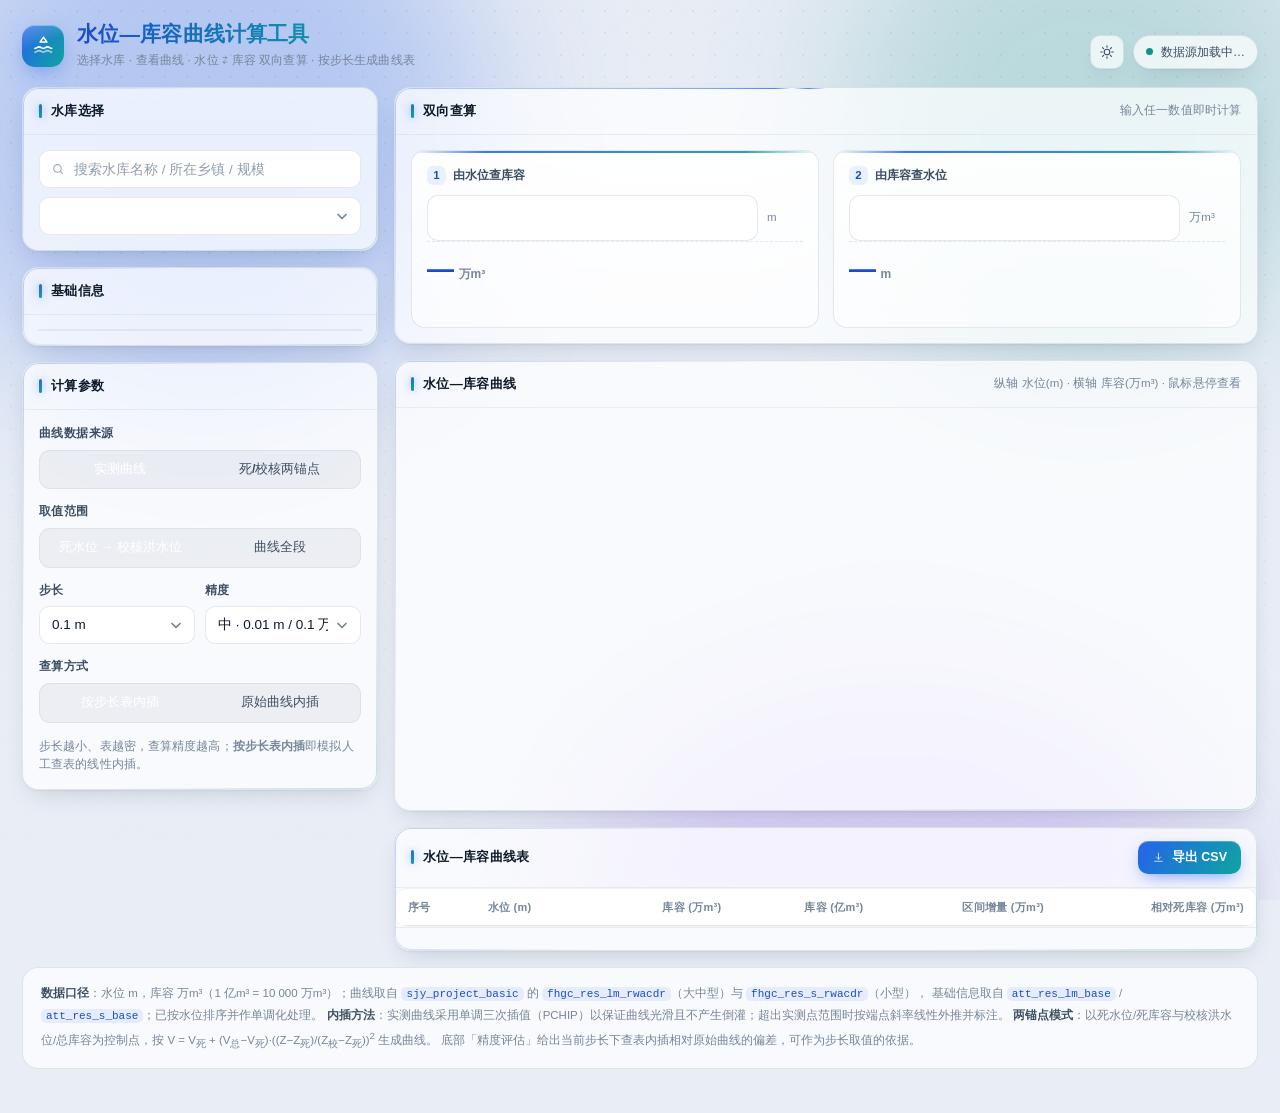
<file: reservoir-curve-tool/template.html>
<!DOCTYPE html>
<html lang="zh-CN">
<head>
<meta charset="utf-8">
<meta name="viewport" content="width=device-width, initial-scale=1">
<title>水位—库容曲线计算工具</title>
<style>
  /* ============================================================
     设计语言参考 ReactBits：
     Soft Aurora（极光背景）· SpotlightCard（跟随光标聚光）
     StarBorder（沿描边巡游的光点）· TiltedCard（3D 倾斜+反光）
     AnimatedTabs（滑块式分段控件）· CountUp（数字滚动）
     ShinyButton（扫光按钮）· GradientText（渐变标题）
     ============================================================ */
  @property --beam-a{ syntax:'<angle>'; inherits:false; initial-value:0deg; }

  :root{
    color-scheme: light;
    --bg:#e8edf6;
    --card:rgba(255,255,255,.72);
    --card-solid:#ffffff;
    --line:rgba(15,36,64,.10);
    --line-2:rgba(15,36,64,.06);
    --ink:#0d1a2a;
    --ink-2:#3d4e63;
    --muted:#76859a;

    --brand:#2563eb;
    --brand-deep:#1a4dcc;
    --brand-soft:rgba(37,99,235,.09);
    --teal:#0d9488;
    --teal-soft:rgba(13,148,136,.10);
    --warn:#b45309;
    --warn-soft:rgba(180,83,9,.10);

    --grad:linear-gradient(120deg,#2563eb 0%,#0ea5a0 100%);
    --seg-bg:rgba(15,36,64,.05);

    --radius:16px;
    --ease:cubic-bezier(.22,1,.36,1);
    --shadow:0 1px 2px rgba(12,28,52,.05),0 10px 26px -10px rgba(12,28,52,.18);
    --shadow-lg:0 20px 52px -16px rgba(12,28,52,.32),0 2px 8px rgba(12,28,52,.06);

    --spot:rgba(37,99,235,.10);
    --glare:rgba(255,255,255,.55);
    --grid-dot:rgba(13,26,42,.06);
    --aurora-1:rgba(37,99,235,.26);
    --aurora-2:rgba(13,148,136,.20);
    --aurora-3:rgba(124,58,237,.16);
    --beam-core:#3b82f6;
    --beam-hot:#ffffff;
    --beam-tail:rgba(59,130,246,.55);
    --chart-glow:rgba(37,99,235,.20);
  }

  *{box-sizing:border-box}
  html,body{margin:0;padding:0}
  body{
    background:var(--bg); color:var(--ink); position:relative; min-height:100vh;
    font:14px/1.55 -apple-system,BlinkMacSystemFont,"Segoe UI","PingFang SC","Microsoft YaHei",sans-serif;
    -webkit-font-smoothing:antialiased; text-rendering:optimizeLegibility;
    overflow-x:hidden;
  }

  /* ---------- 背景：Soft Aurora 三层极光 ---------- */
  .bg{position:fixed;inset:0;z-index:-2;overflow:hidden;pointer-events:none;contain:strict}
  .bg i{position:absolute;display:block;border-radius:50%;filter:blur(70px);will-change:transform}
  .bg .b1{width:44vw;height:44vw;left:-6vw;top:-12vw;background:var(--aurora-1);animation:float1 24s var(--ease) infinite alternate}
  .bg .b2{width:38vw;height:38vw;right:-4vw;top:-10vw;background:var(--aurora-2);animation:float2 28s var(--ease) infinite alternate}
  .bg .b3{width:52vw;height:40vw;left:44vw;bottom:-22vw;background:var(--aurora-3);animation:float3 32s var(--ease) infinite alternate}
  @keyframes float1{from{transform:translate3d(0,0,0) scale(1)}to{transform:translate3d(6%,5%,0) scale(1.12)}}
  @keyframes float2{from{transform:translate3d(0,0,0) scale(1.05)}to{transform:translate3d(-7%,6%,0) scale(.94)}}
  @keyframes float3{from{transform:translate3d(0,0,0) scale(.96)}to{transform:translate3d(-5%,-6%,0) scale(1.1)}}

  /* 极淡点阵 + 颗粒噪点 */
  body::after{
    content:"";position:fixed;inset:0;z-index:-1;pointer-events:none;
    background-image:
      radial-gradient(var(--grid-dot) 1px, transparent 1.4px),
      url("data:image/svg+xml;utf8,<svg xmlns='http://www.w3.org/2000/svg' width='160' height='160'><filter id='n'><feTurbulence type='fractalNoise' baseFrequency='.85' numOctaves='3' stitchTiles='stitch'/><feColorMatrix type='saturate' values='0'/></filter><rect width='160' height='160' filter='url(%23n)' opacity='.045'/></svg>");
    background-size:22px 22px,160px 160px;
    -webkit-mask-image:linear-gradient(180deg,#000 0%,rgba(0,0,0,.35) 72%,transparent 100%);
            mask-image:linear-gradient(180deg,#000 0%,rgba(0,0,0,.35) 72%,transparent 100%);
  }

  @keyframes cardIn{from{opacity:0;transform:translateY(14px) scale(.994)}to{opacity:1;transform:none}}
  @keyframes dotPulse{0%,100%{box-shadow:0 0 0 0 var(--teal-soft)}55%{box-shadow:0 0 0 6px transparent}}
  @keyframes titleFlow{0%,100%{background-position:0% 50%}50%{background-position:100% 50%}}
  @keyframes beamSpin{to{--beam-a:360deg}}
  @keyframes pop{from{opacity:0;transform:scale(.4)}to{opacity:1;transform:scale(1)}}
  @keyframes fadeIn{from{opacity:0}to{opacity:1}}

  .wrap{max-width:1400px;margin:0 auto;padding:22px 22px 44px}

  /* ---------- header ---------- */
  .topbar{display:flex;align-items:flex-end;justify-content:space-between;gap:18px;flex-wrap:wrap;margin-bottom:18px}
  .brandline{display:flex;align-items:center;gap:13px}
  .logo{
    position:relative;width:42px;height:42px;border-radius:13px;flex:0 0 auto;
    background:var(--grad);display:flex;align-items:center;justify-content:center;
    box-shadow:0 8px 22px -6px rgba(37,99,235,.55),inset 0 1px 0 rgba(255,255,255,.35);
  }
  .logo::after{
    content:"";position:absolute;inset:0;border-radius:inherit;pointer-events:none;
    background:linear-gradient(160deg,rgba(255,255,255,.55),transparent 46%);opacity:.5;
  }
  .logo svg{width:23px;height:23px;position:relative;z-index:1}
  h1{
    font-size:20.5px;line-height:1.2;margin:0;letter-spacing:.2px;font-weight:750;
    background:linear-gradient(100deg,#1a4dcc 0%,#0ea5a0 42%,#4f8bf5 68%,#1a4dcc 100%);
    background-size:220% 100%;
    -webkit-background-clip:text;background-clip:text;color:transparent;
    animation:titleFlow 10s ease-in-out infinite;
  }
  .sub{font-size:12px;color:var(--muted);margin-top:4px;letter-spacing:.1px}
  .topright{display:flex;align-items:center;gap:9px}
  .srcbadge{
    font-size:12px;color:var(--ink-2);background:var(--card);border:1px solid var(--line);
    padding:7px 12px;border-radius:999px;display:flex;align-items:center;gap:8px;
    box-shadow:var(--shadow);backdrop-filter:blur(10px);-webkit-backdrop-filter:blur(10px);
    max-width:56vw;min-width:0;overflow:hidden;white-space:nowrap;text-overflow:ellipsis
  }
  .dot{width:7px;height:7px;border-radius:50%;background:var(--teal);flex:0 0 auto;animation:dotPulse 2.6s ease-in-out infinite}

  .iconbtn{
    width:34px;height:34px;display:grid;place-items:center;flex:0 0 auto;
    border:1px solid var(--line);border-radius:10px;background:var(--card);color:var(--ink-2);
    cursor:pointer;box-shadow:var(--shadow);backdrop-filter:blur(10px);-webkit-backdrop-filter:blur(10px);
    transition:transform .25s var(--ease),border-color .2s,color .2s,background .2s;
  }
  .iconbtn:hover{transform:translateY(-2px);border-color:rgba(37,99,235,.4);color:var(--brand-deep)}
  .iconbtn:active{transform:translateY(0) scale(.95)}
  .iconbtn svg{width:16px;height:16px}
  .iconbtn .ic-moon{display:none}
  html[data-theme="dark"] .iconbtn .ic-moon{display:block}
  html[data-theme="dark"] .iconbtn .ic-sun{display:none}

  /* ---------- layout ---------- */
  .layout{display:grid;grid-template-columns:356px minmax(0,1fr);gap:16px;align-items:start}
  .layout > div{min-width:0}
  .layout > div > .card{flex:0 0 auto}
  @media (max-width:1080px){ .layout{grid-template-columns:minmax(0,1fr)} }

  /* ---------- card ---------- */
  .card{
    position:relative;isolation:isolate;min-width:0;
    background:var(--card);
    border:1px solid var(--line);border-radius:var(--radius);
    box-shadow:var(--shadow);
    backdrop-filter:blur(14px) saturate(1.15);-webkit-backdrop-filter:blur(14px) saturate(1.15);
    transition:transform .4s var(--ease),box-shadow .4s var(--ease),border-color .3s;
    animation:cardIn .6s var(--ease) both;
  }
  .layout > div > .card:nth-child(1){animation-delay:.02s}
  .layout > div > .card:nth-child(2){animation-delay:.09s}
  .layout > div > .card:nth-child(3){animation-delay:.16s}
  .layout > div > .card:nth-child(4){animation-delay:.23s}
  .layout > div > .card:nth-child(5){animation-delay:.30s}

  /* 渐变描边 */
  .card::before{
    content:"";position:absolute;inset:0;border-radius:inherit;padding:1px;pointer-events:none;z-index:0;
    background:linear-gradient(135deg,rgba(37,99,235,.55),rgba(255,255,255,0) 34%,rgba(255,255,255,0) 66%,rgba(13,148,136,.5));
    -webkit-mask:linear-gradient(#000 0 0) content-box,linear-gradient(#000 0 0);
    -webkit-mask-composite:xor;
    mask:linear-gradient(#000 0 0) content-box,linear-gradient(#000 0 0);
    mask-composite:exclude;
    opacity:.5;transition:opacity .3s;
  }
  /* 跟随光标聚光（SpotlightCard） */
  .card::after{
    content:"";position:absolute;inset:0;border-radius:inherit;pointer-events:none;z-index:0;
    background:radial-gradient(260px circle at var(--mx,50%) var(--my,0%), var(--spot), transparent 70%);
    opacity:0;transition:opacity .35s ease;
  }
  .card:hover{transform:translateY(-3px);box-shadow:var(--shadow-lg);border-color:rgba(37,99,235,.3)}
  .card:hover::before{opacity:.85}
  .card:hover::after{opacity:1}

  /* StarBorder：光点沿描边巡游 */
  .card.beam::before{
    background:conic-gradient(from var(--beam-a,0deg),
      transparent 0deg,
      transparent 248deg,
      var(--beam-tail) 305deg,
      var(--beam-core) 338deg,
      var(--beam-hot) 345deg,
      var(--beam-core) 352deg,
      transparent 360deg);
    opacity:.95;
    animation:beamSpin 7.5s linear infinite;
  }
  .card.beam:hover::before{opacity:1}
  .card-h,.card-b{position:relative;z-index:1}
  .card-h{display:flex;align-items:center;justify-content:space-between;gap:10px;padding:13px 16px;border-bottom:1px solid var(--line-2)}
  .card-t{font-size:13px;font-weight:660;letter-spacing:.35px;display:flex;align-items:center;gap:9px;color:var(--ink)}
  .card-t i{
    width:3px;height:14px;border-radius:2px;background:var(--grad);display:inline-block;
    box-shadow:0 0 10px rgba(37,99,235,.55);
  }
  .card-b{padding:15px 16px}
  .hint{font-size:11.5px;color:var(--muted);letter-spacing:.1px}

  /* ---------- picker ---------- */
  .field{margin-bottom:14px}
  .field:last-child{margin-bottom:0}
  .lbl{font-size:11.5px;color:var(--ink-2);font-weight:640;letter-spacing:.4px;margin-bottom:7px;display:flex;justify-content:space-between;align-items:center}
  input[type=text],input[type=number],select{
    width:100%;height:38px;padding:0 12px;border:1px solid var(--line);border-radius:10px;
    background:var(--card-solid);color:var(--ink);font:inherit;font-size:13.5px;outline:none;
    transition:border-color .2s,box-shadow .25s,background .2s;
  }
  input::placeholder{color:var(--muted);opacity:.8}
  input:focus,select:focus{border-color:rgba(37,99,235,.55);box-shadow:0 0 0 4px var(--brand-soft)}
  input[type=number]::-webkit-outer-spin-button,
  input[type=number]::-webkit-inner-spin-button{-webkit-appearance:none;margin:0}
  input[type=number]{-moz-appearance:textfield}
  select{
    appearance:none;-webkit-appearance:none;cursor:pointer;padding-right:32px;
    background-image:url("data:image/svg+xml;utf8,<svg xmlns='http://www.w3.org/2000/svg' width='12' height='12' viewBox='0 0 12 12'><path d='M2 4.5L6 8.5L10 4.5' fill='none' stroke='%2376859a' stroke-width='1.7' stroke-linecap='round' stroke-linejoin='round'/></svg>");
    background-repeat:no-repeat;background-position:right 12px center;
  }
  .searchwrap{position:relative;margin-bottom:9px}
  .searchwrap svg{position:absolute;left:12px;top:12px;width:14px;height:14px;color:var(--muted);opacity:.7;pointer-events:none}
  .searchwrap input{padding-left:34px}

  /* ---------- 基础信息 ---------- */
  .kv{display:grid;grid-template-columns:1fr 1fr;gap:1px;background:var(--line-2);border-radius:11px;overflow:hidden;box-shadow:0 0 0 1px var(--line-2)}
  .kv > div{background:var(--card-solid);padding:9px 11px;transition:background .2s}
  .kv > div:hover{background:var(--brand-soft)}
  .kv .k{font-size:11px;color:var(--muted);line-height:1.3;letter-spacing:.2px}
  .kv .v{font-size:13.5px;font-weight:650;font-variant-numeric:tabular-nums;margin-top:3px;color:var(--ink);white-space:nowrap;overflow:hidden;text-overflow:ellipsis}
  .kv .v small{font-weight:500;font-size:11px;color:var(--muted);margin-left:3px}
  .kv .wide{grid-column:1/-1}
  .tag{
    display:inline-block;font-size:10.5px;padding:1.5px 7px;border-radius:6px;vertical-align:1.5px;
    background:var(--brand-soft);color:var(--brand-deep);font-weight:660;letter-spacing:.2px;
  }

  /* ---------- 分段控件（AnimatedTabs 滑块） ---------- */
  .row2{display:grid;grid-template-columns:1fr 1fr;gap:10px}
  .seg{
    --x:3px;--w:0px;
    position:relative;display:flex;gap:3px;padding:3px;border-radius:11px;
    background:var(--seg-bg);box-shadow:inset 0 0 0 1px var(--line-2);
  }
  .seg::before{
    content:"";position:absolute;top:3px;bottom:3px;left:0;width:var(--w);z-index:0;pointer-events:none;
    border-radius:8px;background:var(--grad);
    box-shadow:0 4px 14px -3px rgba(37,99,235,.55),inset 0 1px 0 rgba(255,255,255,.28);
    transform:translateX(var(--x));
    transition:transform .42s var(--ease),width .42s var(--ease);
  }
  .seg button{
    position:relative;z-index:1;flex:1 1 0;min-width:0;
    border:0;background:transparent;font:inherit;font-size:12.5px;color:var(--ink-2);
    padding:7px 4px;border-radius:8px;cursor:pointer;font-weight:560;white-space:nowrap;
    transition:color .25s ease;
  }
  .seg button:hover{color:var(--brand-deep)}
  .seg.noanim::before{transition:none}
  .seg button.on{color:#fff}
  .seg button.on:hover{color:#fff}

  /* ---------- 双向查算 ---------- */
  .queries{display:grid;grid-template-columns:1fr 1fr;gap:14px}
  @media (max-width:720px){ .queries{grid-template-columns:1fr} }
  .qbox{
    position:relative;overflow:hidden;border:1px solid var(--line);border-radius:14px;padding:15px;
    background:linear-gradient(180deg,rgba(255,255,255,.9),rgba(255,255,255,.55));
    display:flex;flex-direction:column;
    transform:perspective(760px) rotateX(var(--rx,0deg)) rotateY(var(--ry,0deg));
    transition:transform .45s var(--ease),box-shadow .45s var(--ease),border-color .3s;
    will-change:transform;
  }
  /* 顶部高光线 */
  .qbox::before{
    content:"";position:absolute;left:0;top:0;width:100%;height:2px;background:var(--grad);opacity:.9;
    -webkit-mask-image:linear-gradient(90deg,transparent,#000 18%,#000 82%,transparent);
            mask-image:linear-gradient(90deg,transparent,#000 18%,#000 82%,transparent);
  }
  /* 光标反光（TiltedCard glare） */
  .qbox::after{
    content:"";position:absolute;inset:0;border-radius:inherit;pointer-events:none;
    background:radial-gradient(300px circle at var(--gx,50%) var(--gy,0%), var(--glare), transparent 62%);
    opacity:0;transition:opacity .35s ease;
  }
  .qbox:hover{box-shadow:0 18px 40px -18px rgba(12,28,52,.45);border-color:rgba(37,99,235,.32)}
  .qbox:hover::after{opacity:.75}
  .qbox > *{position:relative;z-index:1}
  .qbox .qh{font-size:12px;font-weight:640;color:var(--ink-2);display:flex;align-items:center;gap:7px;margin-bottom:10px}
  .qbox .qh b{
    width:19px;height:19px;border-radius:6px;display:inline-grid;place-items:center;
    background:var(--brand-soft);color:var(--brand-deep);font-size:11.5px;font-weight:700;
  }
  .qrow{display:flex;gap:9px;align-items:center}
  .qrow input{
    height:46px;font-size:17.5px;font-weight:660;font-variant-numeric:tabular-nums;
    letter-spacing:.4px;border-radius:11px;
  }
  .unit{font-size:11.5px;color:var(--muted);white-space:nowrap;min-width:36px;letter-spacing:.2px}
  .out{margin-top:auto;padding-top:13px;border-top:1px dashed var(--line);display:flex;align-items:flex-end;justify-content:space-between;gap:10px}
  .out .big{font-size:27px;font-weight:730;letter-spacing:-.5px;font-variant-numeric:tabular-nums;color:var(--brand-deep);line-height:1.1}
  .out .big .num{transition:color .3s}
  .out .big small{font-size:12px;font-weight:600;color:var(--muted);margin-left:5px;letter-spacing:0}
  .out .alt{font-size:11.5px;color:var(--muted);text-align:right;font-variant-numeric:tabular-nums;line-height:1.6}
  .metaline{margin-top:10px;font-size:11.5px;color:var(--muted);display:flex;gap:8px;flex-wrap:wrap;align-items:center;font-variant-numeric:tabular-nums;min-height:17px}
  .metaline b{color:var(--ink-2);font-weight:640}
  .metaline .sp{color:var(--line);opacity:.9}
  .flag{font-size:11px;padding:1px 7px;border-radius:6px;background:var(--warn-soft);color:var(--warn);font-weight:640}

  /* ---------- 图表 ---------- */
  .chartbox{position:relative;padding:8px 6px 0}
  svg.chart{display:block;width:100%;height:auto;overflow:visible}
  svg.chart .cline{filter:drop-shadow(0 4px 10px var(--chart-glow))}
  .tip{
    position:absolute;pointer-events:none;background:rgba(11,20,32,.94);color:#fff;font-size:11.5px;
    padding:7px 10px;border-radius:9px;line-height:1.55;white-space:nowrap;opacity:0;
    transition:opacity .14s ease;font-variant-numeric:tabular-nums;z-index:5;transform:translate(-50%,-135%);
    box-shadow:0 10px 26px -10px rgba(0,0,0,.6);border:1px solid rgba(255,255,255,.10);
    backdrop-filter:blur(6px);-webkit-backdrop-filter:blur(6px)
  }
  .tip b{font-weight:660;color:#9ec5ff}

  /* ---------- 表格 ---------- */
  .tablewrap{
    max-height:430px;overflow:auto;border:1px solid var(--line-2);border-radius:12px;background:var(--card-solid);
    overscroll-behavior:contain;
  }
  .tablewrap::-webkit-scrollbar{width:9px;height:9px}
  .tablewrap::-webkit-scrollbar-thumb{background:var(--line);border-radius:99px;border:2px solid transparent;background-clip:content-box}
  .tablewrap::-webkit-scrollbar-thumb:hover{background:rgba(37,99,235,.35);background-clip:content-box}
  .tablewrap::-webkit-scrollbar-track{background:transparent}
  table{width:100%;border-collapse:collapse;font-size:13px;font-variant-numeric:tabular-nums}
  thead th{
    position:sticky;top:0;z-index:2;background:var(--card-solid);
    color:var(--muted);font-weight:640;font-size:11px;letter-spacing:.3px;
    text-align:right;padding:10px 12px;white-space:nowrap;
    box-shadow:inset 0 -1px 0 var(--line);
    backdrop-filter:blur(8px);-webkit-backdrop-filter:blur(8px)
  }
  thead th:first-child,thead th:nth-child(2){text-align:left}
  tbody td{padding:7.5px 12px;text-align:right;border-bottom:1px solid var(--line-2);color:var(--ink-2);transition:background .15s,color .15s}
  tbody td:first-child,tbody td:nth-child(2){text-align:left;color:var(--muted)}
  tbody td:first-child{font-size:11.5px;opacity:.65;width:52px}
  tbody tr:last-child td{border-bottom:0}
  tbody tr:hover td{background:var(--brand-soft);color:var(--ink)}
  tbody tr.mark td{
    background:var(--brand-soft);color:var(--brand-deep);font-weight:660;
    box-shadow:inset 0 1px 0 rgba(37,99,235,.18),inset 0 -1px 0 rgba(37,99,235,.18)
  }
  tbody tr.mark td:first-child{box-shadow:inset 3px 0 0 var(--brand),inset 0 1px 0 rgba(37,99,235,.18),inset 0 -1px 0 rgba(37,99,235,.18)}

  /* ---------- 按钮（ShinyButton） ---------- */
  .btn{
    position:relative;overflow:hidden;isolation:isolate;
    display:inline-flex;align-items:center;gap:7px;height:33px;padding:0 14px;border-radius:10px;
    border:1px solid var(--line);background:var(--card-solid);color:var(--ink-2);
    font:inherit;font-size:12.5px;font-weight:640;cursor:pointer;
    transition:transform .28s var(--ease),box-shadow .28s var(--ease),border-color .2s,color .2s;
    box-shadow:0 1px 2px rgba(12,28,52,.06);
  }
  .btn::after{
    content:"";position:absolute;inset:0;z-index:-1;pointer-events:none;
    background:linear-gradient(115deg,transparent 32%,var(--shine,rgba(37,99,235,.14)) 50%,transparent 68%);
    transform:translateX(-130%);transition:transform .75s var(--ease);
  }
  .btn:hover{transform:translateY(-1.5px);border-color:rgba(37,99,235,.4);color:var(--brand-deep);box-shadow:0 8px 20px -10px rgba(37,99,235,.5)}
  .btn:hover::after{transform:translateX(130%)}
  .btn:active{transform:translateY(0) scale(.98)}
  .btn svg{width:13px;height:13px;opacity:.75;transition:opacity .2s,transform .2s}
  .btn:hover svg{opacity:1;transform:translateY(1px)}
  .btn-primary{
    --shine:rgba(255,255,255,.55);
    border:0;color:#fff;background:var(--grad);
    box-shadow:0 6px 18px -6px rgba(37,99,235,.7),inset 0 1px 0 rgba(255,255,255,.25);
  }
  .btn-primary:hover{color:#fff;box-shadow:0 12px 28px -10px rgba(37,99,235,.85),inset 0 1px 0 rgba(255,255,255,.3)}
  .empty{padding:44px;text-align:center;color:var(--muted);font-size:13px}

  /* 精度评估 chips */
  .stat{
    display:flex;gap:8px;flex-wrap:wrap;align-items:center;font-size:11.5px;color:var(--muted);
    padding:11px 16px;border-top:1px solid var(--line-2);background:transparent;
  }
  .stat span{
    display:inline-flex;align-items:center;gap:5px;padding:3px 9px;border-radius:7px;
    background:var(--brand-soft);box-shadow:inset 0 0 0 1px var(--line-2);
  }
  .stat span.sep{display:none}
  .stat b{color:var(--ink);font-weight:660;font-variant-numeric:tabular-nums}

  .foot{
    margin-top:16px;padding:15px 18px;border:1px solid var(--line);border-radius:var(--radius);
    background:var(--card);color:var(--muted);font-size:11.5px;line-height:1.9;
    backdrop-filter:blur(12px);-webkit-backdrop-filter:blur(12px);
  }
  .foot b{color:var(--ink-2);font-weight:640}
  .foot code{
    font-family:ui-monospace,"SF Mono",Consolas,monospace;font-size:11px;
    background:var(--brand-soft);color:var(--brand-deep);padding:1px 5px;border-radius:5px;
  }

  :focus-visible{outline:2px solid rgba(37,99,235,.55);outline-offset:2px}

  /* ---------- 深色主题 ---------- */
  html[data-theme="dark"]{
    color-scheme: dark;
    --bg:#0c1016;
    --card:rgba(22,27,35,.66);
    --card-solid:#161b23;
    --line:rgba(255,255,255,.09);
    --line-2:rgba(255,255,255,.05);
    --ink:#e8eef7;
    --ink-2:#aebacb;
    --muted:#7f8b9c;

    --brand:#5b93ff;
    --brand-deep:#a8c8ff;
    --brand-soft:rgba(91,147,255,.13);
    --teal:#3fbdb0;
    --teal-soft:rgba(63,189,176,.13);
    --warn:#e0a458;
    --warn-soft:rgba(224,164,88,.13);

    --grad:linear-gradient(120deg,#3b74f5 0%,#14a89b 100%);
    --seg-bg:rgba(255,255,255,.045);

    --shadow:0 1px 2px rgba(0,0,0,.4),0 12px 30px -14px rgba(0,0,0,.7);
    --shadow-lg:0 26px 60px -22px rgba(0,0,0,.85),0 2px 10px rgba(0,0,0,.35);

    --spot:rgba(91,147,255,.13);
    --glare:rgba(255,255,255,.09);
    --grid-dot:rgba(255,255,255,.055);
    --aurora-1:rgba(59,116,245,.30);
    --aurora-2:rgba(20,168,155,.22);
    --aurora-3:rgba(139,92,246,.24);
    --beam-core:#7cb0ff;
    --beam-hot:#ffffff;
    --beam-tail:rgba(124,176,255,.55);
    --chart-glow:rgba(91,147,255,.28);
  }
  html[data-theme="dark"] body{background:var(--bg)}
  html[data-theme="dark"] input[type=text],
  html[data-theme="dark"] input[type=number],
  html[data-theme="dark"] select{background-color:rgba(255,255,255,.045);border-color:var(--line);color:var(--ink)}
  html[data-theme="dark"] select{
    background-image:url("data:image/svg+xml;utf8,<svg xmlns='http://www.w3.org/2000/svg' width='12' height='12' viewBox='0 0 12 12'><path d='M2 4.5L6 8.5L10 4.5' fill='none' stroke='%237f8b9c' stroke-width='1.7' stroke-linecap='round' stroke-linejoin='round'/></svg>");
    background-repeat:no-repeat;background-position:right 12px center;
  }
  html[data-theme="dark"] input:focus,
  html[data-theme="dark"] select:focus{border-color:rgba(91,147,255,.6);box-shadow:0 0 0 4px rgba(91,147,255,.14)}
  html[data-theme="dark"] .qbox{background:linear-gradient(180deg,rgba(255,255,255,.05),rgba(255,255,255,.012))}
  html[data-theme="dark"] .qbox:hover{border-color:rgba(91,147,255,.42);box-shadow:0 22px 46px -22px rgba(0,0,0,.9)}
  html[data-theme="dark"] .kv > div{background:rgba(255,255,255,.022)}
  html[data-theme="dark"] .kv > div:hover{background:var(--brand-soft)}
  html[data-theme="dark"] .tag{background:rgba(91,147,255,.16);color:#b9d4ff}
  html[data-theme="dark"] .tablewrap{background:rgba(255,255,255,.014)}
  html[data-theme="dark"] thead th{background:#151a22}
  html[data-theme="dark"] tbody tr:hover td{background:rgba(91,147,255,.09)}
  html[data-theme="dark"] tbody tr.mark td{background:rgba(91,147,255,.14);color:#c6dbff}
  html[data-theme="dark"] .btn{background:rgba(255,255,255,.05);border-color:var(--line);color:var(--ink-2)}
  html[data-theme="dark"] .btn:hover{background:rgba(255,255,255,.085);border-color:rgba(91,147,255,.45);color:var(--brand-deep)}
  html[data-theme="dark"] .btn-primary{background:var(--grad);border:0;color:#fff}
  html[data-theme="dark"] .btn-primary:hover{color:#fff}
  html[data-theme="dark"] .stat span{background:rgba(255,255,255,.045)}
  html[data-theme="dark"] .stat b{color:var(--ink)}
  html[data-theme="dark"] .foot code{background:rgba(91,147,255,.14);color:#b9d4ff}
  html[data-theme="dark"] .tip{background:rgba(8,12,18,.96);border-color:rgba(255,255,255,.12)}
  html[data-theme="dark"] .card::before{
    background:linear-gradient(135deg,rgba(91,147,255,.6),rgba(255,255,255,0) 34%,rgba(255,255,255,0) 66%,rgba(63,189,176,.55));
  }
  html[data-theme="dark"] .card.beam::before{
    background:conic-gradient(from var(--beam-a,0deg),
      transparent 0deg,transparent 248deg,
      var(--beam-tail) 305deg,var(--beam-core) 338deg,var(--beam-hot) 345deg,var(--beam-core) 352deg,transparent 360deg);
  }
  html[data-theme="dark"] .logo{box-shadow:0 10px 26px -8px rgba(59,116,245,.75),inset 0 1px 0 rgba(255,255,255,.25)}
  html[data-theme="dark"] body::after{opacity:.85}
  html[data-theme="dark"] tbody tr.mark td:first-child{box-shadow:inset 3px 0 0 var(--brand),inset 0 1px 0 rgba(91,147,255,.2),inset 0 -1px 0 rgba(91,147,255,.2)}

  /* ---------- 响应式 & 无障碍 ---------- */
  @media (max-width:720px){
    .wrap{padding:16px 14px 32px}
    h1{font-size:18px}
    .topbar{align-items:flex-start}
    .brandline{width:100%}
    .topright{width:100%;justify-content:flex-start}
    .srcbadge{flex:1 1 auto;max-width:100%;font-size:11px}
    .bg i{filter:blur(46px)}
    .stat span{font-size:11px}
    .seg button{font-size:12px}
    table{min-width:600px}
    .chartbox{padding:4px 0 0}
  }
  @media (prefers-reduced-motion:reduce){
    *,*::before,*::after{animation-duration:.001ms !important;animation-iteration-count:1 !important;transition-duration:.001ms !important}
    .bg{display:none}
  }
</style>
</head>
<body>
<div class="bg" aria-hidden="true"><i class="b1"></i><i class="b2"></i><i class="b3"></i></div>

<div class="wrap">

  <div class="topbar">
    <div class="brandline">
      <div class="logo">
        <svg viewBox="0 0 24 24" fill="none"><path d="M3 15c2.2 0 2.2-1.6 4.4-1.6S9.6 15 11.8 15s2.2-1.6 4.4-1.6S18.4 15 20.6 15" stroke="#fff" stroke-width="1.7" stroke-linecap="round"/><path d="M3 19c2.2 0 2.2-1.6 4.4-1.6S9.6 19 11.8 19s2.2-1.6 4.4-1.6S18.4 19 20.6 19" stroke="#fff" stroke-opacity=".62" stroke-width="1.7" stroke-linecap="round"/><path d="M12 3.2l3.6 5.2H8.4L12 3.2z" stroke="#fff" stroke-width="1.5" stroke-linejoin="round"/></svg>
      </div>
      <div>
        <h1>水位—库容曲线计算工具</h1>
        <div class="sub">选择水库 · 查看曲线 · 水位 ⇄ 库容 双向查算 · 按步长生成曲线表</div>
      </div>
    </div>
    <div class="topright">
      <button class="iconbtn" id="btnTheme" title="切换深浅色" aria-label="切换深浅色">
        <svg class="ic-sun" viewBox="0 0 24 24" fill="none"><circle cx="12" cy="12" r="4.2" stroke="currentColor" stroke-width="1.7"/><path d="M12 2.6v2.2M12 19.2v2.2M2.6 12h2.2M19.2 12h2.2M5.3 5.3l1.6 1.6M17.1 17.1l1.6 1.6M18.7 5.3l-1.6 1.6M6.9 17.1l-1.6 1.6" stroke="currentColor" stroke-width="1.7" stroke-linecap="round"/></svg>
        <svg class="ic-moon" viewBox="0 0 24 24" fill="none"><path d="M20 14.2A8.2 8.2 0 1 1 9.8 4a6.6 6.6 0 0 0 10.2 10.2z" stroke="currentColor" stroke-width="1.7" stroke-linejoin="round"/></svg>
      </button>
      <div class="srcbadge"><span class="dot"></span><span id="srcText">数据源加载中…</span></div>
    </div>
  </div>

  <div class="layout">

    <!-- ================= 左侧 ================= -->
    <div style="display:flex;flex-direction:column;gap:16px">

      <div class="card">
        <div class="card-h"><div class="card-t"><i></i>水库选择</div><span class="hint" id="cntHint"></span></div>
        <div class="card-b">
          <div class="searchwrap">
            <svg viewBox="0 0 24 24" fill="none"><circle cx="11" cy="11" r="6.5" stroke="currentColor" stroke-width="1.8"/><path d="M16 16l4 4" stroke="currentColor" stroke-width="1.8" stroke-linecap="round"/></svg>
            <input type="text" id="search" placeholder="搜索水库名称 / 所在乡镇 / 规模" autocomplete="off">
          </div>
          <select id="resSel" size="1" aria-label="选择水库"></select>
        </div>
      </div>

      <div class="card">
        <div class="card-h"><div class="card-t"><i></i>基础信息</div><span class="hint" id="resId"></span></div>
        <div class="card-b">
          <div class="kv" id="infoBox"></div>
        </div>
      </div>

      <div class="card">
        <div class="card-h"><div class="card-t"><i></i>计算参数</div></div>
        <div class="card-b">
          <div class="field">
            <div class="lbl"><span>曲线数据来源</span></div>
            <div class="seg" id="segSrc">
              <button data-v="curve" class="on">实测曲线</button>
              <button data-v="anchor">死/校核两锚点</button>
            </div>
          </div>
          <div class="field">
            <div class="lbl"><span>取值范围</span></div>
            <div class="seg" id="segRange">
              <button data-v="anchor" class="on">死水位 → 校核洪水位</button>
              <button data-v="all">曲线全段</button>
            </div>
          </div>
          <div class="field row2">
            <div>
              <div class="lbl"><span>步长</span></div>
              <select id="stepSel">
                <option value="0.05">0.05 m</option>
                <option value="0.1" selected>0.1 m</option>
                <option value="0.2">0.2 m</option>
                <option value="0.25">0.25 m</option>
                <option value="0.5">0.5 m</option>
                <option value="1">1.0 m</option>
                <option value="2">2.0 m</option>
              </select>
            </div>
            <div>
              <div class="lbl"><span>精度</span></div>
              <select id="precSel">
                <option value="1">低 · 0.1 m / 1 万m³</option>
                <option value="2" selected>中 · 0.01 m / 0.1 万m³</option>
                <option value="3">高 · 0.001 m / 0.01 万m³</option>
              </select>
            </div>
          </div>
          <div class="field">
            <div class="lbl"><span>查算方式</span></div>
            <div class="seg" id="segMode">
              <button data-v="table" class="on">按步长表内插</button>
              <button data-v="raw">原始曲线内插</button>
            </div>
          </div>
          <div class="hint" style="margin-top:11px;line-height:1.65">
            步长越小、表越密，查算精度越高；<b>按步长表内插</b>即模拟人工查表的线性内插。
          </div>
        </div>
      </div>
    </div>

    <!-- ================= 右侧 ================= -->
    <div style="display:flex;flex-direction:column;gap:16px">

      <div class="card beam">
        <div class="card-h">
          <div class="card-t"><i></i>双向查算</div>
          <span class="hint" id="qHint">输入任一数值即时计算</span>
        </div>
        <div class="card-b">
          <div class="queries">
            <div class="qbox">
              <div class="qh"><b>1</b> 由水位查库容</div>
              <div class="qrow">
                <input type="number" id="inZ" step="0.01" inputmode="decimal" aria-label="水位">
                <span class="unit">m</span>
              </div>
              <div class="out">
                <div class="big" id="outV"><span class="num">—</span><small>万m³</small></div>
                <div class="alt" id="outValt"></div>
              </div>
              <div class="metaline" id="metaV"></div>
            </div>
            <div class="qbox">
              <div class="qh"><b>2</b> 由库容查水位</div>
              <div class="qrow">
                <input type="number" id="inV" step="0.1" inputmode="decimal" aria-label="库容">
                <span class="unit">万m³</span>
              </div>
              <div class="out">
                <div class="big" id="outZ"><span class="num">—</span><small>m</small></div>
                <div class="alt" id="outZalt"></div>
              </div>
              <div class="metaline" id="metaZ"></div>
            </div>
          </div>
        </div>
      </div>

      <div class="card">
        <div class="card-h">
          <div class="card-t"><i></i>水位—库容曲线</div>
          <span class="hint">纵轴 水位(m) · 横轴 库容(万m³) · 鼠标悬停查看</span>
        </div>
        <div class="chartbox" id="chartBox">
          <div class="tip" id="tip"></div>
          <svg class="chart" id="chart" viewBox="0 0 820 380" preserveAspectRatio="none"></svg>
        </div>
      </div>

      <div class="card">
        <div class="card-h">
          <div class="card-t"><i></i>水位—库容曲线表</div>
          <div style="display:flex;gap:9px;align-items:center">
            <span class="hint" id="tblHint"></span>
            <button class="btn btn-primary" id="btnCsv">
              <svg viewBox="0 0 24 24" fill="none"><path d="M12 4v11m0 0l-4-4m4 4l4-4M5 19h14" stroke="currentColor" stroke-width="1.8" stroke-linecap="round" stroke-linejoin="round"/></svg>
              导出 CSV
            </button>
          </div>
        </div>
        <div class="tablewrap">
          <table>
            <thead><tr><th>序号</th><th>水位 (m)</th><th>库容 (万m³)</th><th>库容 (亿m³)</th><th>区间增量 (万m³)</th><th>相对死库容 (万m³)</th></tr></thead>
            <tbody id="tbody"></tbody>
          </table>
        </div>
        <div class="stat" id="statBar"></div>
      </div>
    </div>
  </div>

  <div class="foot">
    <b>数据口径</b>：水位 m，库容 万m³（1 亿m³ = 10 000 万m³）；曲线取自
    <code>sjy_project_basic</code> 的 <code>fhgc_res_lm_rwacdr</code>（大中型）与 <code>fhgc_res_s_rwacdr</code>（小型），
    基础信息取自 <code>att_res_lm_base</code> / <code>att_res_s_base</code>；已按水位排序并作单调化处理。
    <b>内插方法</b>：实测曲线采用单调三次插值（PCHIP）以保证曲线光滑且不产生倒灌；超出实测点范围时按端点斜率线性外推并标注。
    <b>两锚点模式</b>：以死水位/死库容与校核洪水位/总库容为控制点，按 V = V<sub>死</sub> + (V<sub>总</sub>−V<sub>死</sub>)·((Z−Z<sub>死</sub>)/(Z<sub>校</sub>−Z<sub>死</sub>))<sup>2</sup> 生成曲线。
    底部「精度评估」给出当前步长下查表内插相对原始曲线的偏差，可作为步长取值的依据。
  </div>
</div>

<script>
const DATA = /*__DATA__*/;
const RM = window.matchMedia('(prefers-reduced-motion: reduce)').matches;

/* ---------- 主题：跟随宿主（WeKnora 工具箱）或系统 ---------- */
(function initTheme(){
  const q = new URLSearchParams(location.search).get('theme');
  const dark = q ? q === 'dark' : window.matchMedia('(prefers-color-scheme: dark)').matches;
  document.documentElement.dataset.theme = dark ? 'dark' : 'light';
  window.addEventListener('message', ev => {
    const d = ev.data;
    if (!d || d.type !== 'weknora-theme') return;
    const next = d.theme === 'dark' ? 'dark' : 'light';
    if (document.documentElement.dataset.theme === next) return;
    document.documentElement.dataset.theme = next;
    if (S && S.model) renderChart(false);
  });
})();

/* ========================= 工具函数 ========================= */
const $ = s => document.querySelector(s);
const fmt = (v, d) => (v === null || v === undefined || isNaN(v)) ? '—' : v.toLocaleString('zh-CN', {minimumFractionDigits:d, maximumFractionDigits:d});

/* CountUp：数字滚动 */
function setBig(sel, v, dec){
  const el = $(sel + ' .num');
  if(!el) return;
  if(el._raf){ cancelAnimationFrame(el._raf); el._raf = 0; }
  if(v === null || v === undefined || !isFinite(v)){
    el.textContent = '—'; el.dataset.v = ''; return;
  }
  if(RM || el.dataset.v === '' || el.dataset.v === undefined){
    el.textContent = fmt(v, dec); el.dataset.v = v; return;
  }
  const from = parseFloat(el.dataset.v);
  if(!isFinite(from) || Math.abs(v - from) < Math.pow(10, -dec) / 2){
    el.textContent = fmt(v, dec); el.dataset.v = v; return;
  }
  const t0 = performance.now(), D = 460;
  const tick = t => {
    const k = Math.min(1, (t - t0) / D), e = 1 - Math.pow(1 - k, 3);
    el.textContent = fmt(from + (v - from) * e, dec);
    if(k < 1) el._raf = requestAnimationFrame(tick);
    else { el.textContent = fmt(v, dec); el.dataset.v = v; el._raf = 0; }
  };
  el._raf = requestAnimationFrame(tick);
}

/* ---------- 单调三次插值 (PCHIP / Fritsch-Carlson) ---------- */
function pchip(xs, ys){
  const n = xs.length;
  if(n === 1) return () => ys[0];
  if(n === 2){
    const k = (ys[1]-ys[0])/(xs[1]-xs[0]);
    return x => ys[0] + k*(x-xs[0]);
  }
  const h=[], d=[], m=[];
  for(let i=0;i<n-1;i++){ h[i]=xs[i+1]-xs[i]; d[i]=(ys[i+1]-ys[i])/h[i]; }
  m[0]=d[0]; m[n-1]=d[n-2];
  for(let i=1;i<n-1;i++){
    if(d[i-1]*d[i] <= 0) m[i]=0;
    else{
      const w1 = 2*h[i] + h[i-1], w2 = h[i] + 2*h[i-1];
      m[i] = (w1+w2)/(w1/d[i-1] + w2/d[i]);
    }
  }
  return function(x){
    if(x <= xs[0])  return ys[0] + m[0]*(x-xs[0]);
    if(x >= xs[n-1]) return ys[n-1] + m[n-1]*(x-xs[n-1]);
    let lo=0, hi=n-1;
    while(hi-lo>1){ const mid=(lo+hi)>>1; if(xs[mid] <= x) lo=mid; else hi=mid; }
    const t=(x-xs[lo])/h[lo], t2=t*t, t3=t2*t;
    return (2*t3-3*t2+1)*ys[lo] + (t3-2*t2+t)*h[lo]*m[lo] + (-2*t3+3*t2)*ys[lo+1] + (t3-t2)*h[lo]*m[lo+1];
  };
}

/* ========================= 曲线模型 ========================= */
let S = { res:null, src:'curve', range:'anchor', step:0.1, prec:2, mode:'table',
          model:null, rows:[], z0:0, z1:0 };

function buildModel(){
  const r = S.res;
  if(!r) return null;

  if(S.src === 'anchor' || !r.pts || r.pts.length < 2){
    // 两锚点幂函数：V = Vd + (Vt-Vd)·((Z-Zd)/(Zc-Zd))^b ，b 取 2.0（库容随水位加速增长）
    let zd = r.deadZ, vd = r.deadV, zc = r.chkZ, vt = r.totalV;
    if(zd === null || zc === null || vt === null || zc <= zd){
      if(!r.pts || r.pts.length < 2) return null;
      zd = r.pts[0][0]; vd = r.pts[0][1]; zc = r.pts[r.pts.length-1][0]; vt = r.pts[r.pts.length-1][1];
      if(zc <= zd) return null;
    }
    vd = vd || 0;
    const b = 2.0, dz = zc - zd, dv = vt - vd;
    const f = z => z <= zd ? vd + dv*0 + (z-zd)*0 : vd + dv*Math.pow((z-zd)/dz, b);
    const inv = v => v <= vd ? zd : zd + dz*Math.pow((v-vd)/dv, 1/b);
    return { kind:'anchor', at:z => Math.max(0, f(z)), inv, zmin:zd, zmax:zc, extrap:true,
             note:'死水位/死库容 ↔ 校核洪水位/总库容，幂函数 b=2.0' };
  }

  const xs = r.pts.map(p=>p[0]), ys = r.pts.map(p=>p[1]);
  // 用基础信息中的死水位/死库容、校核洪水位/总库容补齐实测曲线两端（不破坏单调性）
  if(r.deadZ !== null && r.deadV !== null && r.deadZ < xs[0] - 1e-9 && r.deadV <= ys[0] + 1e-9){
    xs.unshift(r.deadZ); ys.unshift(Math.max(0, r.deadV));
  }
  const last = xs.length - 1;
  if(r.chkZ !== null && r.totalV !== null && r.chkZ > xs[last] + 1e-9 && r.totalV >= ys[last] - 1e-9){
    xs.push(r.chkZ); ys.push(r.totalV);
  }

  const raw = pchip(xs, ys);
  const at = z => Math.max(0, raw(z));
  const zmin = xs[0], zmax = xs[xs.length-1];
  const sLo = (ys[1]-ys[0])/(xs[1]-xs[0]);
  const sHi = (ys[ys.length-1]-ys[ys.length-2])/(xs[xs.length-1]-xs[xs.length-2]);

  const inv = function(v){
    if(v <= 0) return zmin;
    if(v < ys[0])  return sLo > 0 ? Math.max(zmin - 50, zmin + (v - ys[0])/sLo) : zmin;
    if(v > ys[ys.length-1]) return sHi > 0 ? zmax + (v - ys[ys.length-1])/sHi : zmax;
    let lo=zmin, hi=zmax;
    for(let i=0;i<80;i++){
      const mid=(lo+hi)/2;
      if(at(mid) < v) lo=mid; else hi=mid;
      if(hi-lo < 1e-7) break;
    }
    return (lo+hi)/2;
  };
  return { kind:'curve', at, inv, zmin, zmax, n:xs.length,
           note:`实测曲线 ${r.pts.length} 点，单调三次内插` };
}

/* ---------- 取值范围 ---------- */
function computeRange(){
  const r = S.res, m = S.model;
  if(!m) return;
  let a, b;
  if(S.range === 'anchor' && r.deadZ !== null && r.chkZ !== null && r.chkZ > r.deadZ){
    a = r.deadZ; b = r.chkZ;
  } else {
    a = Math.min(m.zmin, r.deadZ ?? m.zmin);
    b = Math.max(m.zmax, r.chkZ ?? m.zmax);
  }
  S.z0 = a; S.z1 = b;
}

/* ---------- 按步长建表 ---------- */
function buildTable(){
  const m = S.model; if(!m) { S.rows = []; return; }
  const step = S.step, span = S.z1 - S.z0;
  let n = Math.floor(span/step + 1e-9);
  let eff = step;
  if(n > 4000){ n = 4000; eff = span/4000; }     // 安全上限
  const rows = [];
  for(let i=0;i<=n;i++){
    const z = S.z0 + i*eff;
    rows.push([+z.toFixed(6), m.at(z)]);
  }
  if(Math.abs(rows[rows.length-1][0] - S.z1) > 1e-6) rows.push([S.z1, m.at(S.z1)]);
  S.rows = rows;
  S.effStep = eff;
}

/* 表内线性内插 */
function tableAt(z){
  const rows = S.rows, n = rows.length;
  if(!n) return null;
  if(z <= rows[0][0]) return rows[0][1];
  if(z >= rows[n-1][0]) return rows[n-1][1];
  let lo=0, hi=n-1;
  while(hi-lo>1){ const mid=(lo+hi)>>1; if(rows[mid][0] <= z) lo=mid; else hi=mid; }
  const [za,va]=rows[lo], [zb,vb]=rows[lo+1];
  return va + (vb-va)*(z-za)/(zb-za);
}
function tableInv(v){
  const rows = S.rows, n = rows.length;
  if(!n) return null;
  if(v <= rows[0][1]) return rows[0][0];
  if(v >= rows[n-1][1]) return rows[n-1][0];
  let lo=0, hi=n-1;
  while(hi-lo>1){ const mid=(lo+hi)>>1; if(rows[mid][1] <= v) lo=mid; else hi=mid; }
  const [za,va]=rows[lo], [zb,vb]=rows[lo+1];
  if(vb === va) return za;
  return za + (zb-za)*(v-va)/(vb-va);
}

/* ========================= 渲染 ========================= */
const RANK = {'大(一)型':1,'大(二)型':2,'中型':3,'小(一)型':4,'小(二)型':5};

function initPicker(){
  const sel = $('#resSel');
  const list = DATA.reservoirs;
  const groups = {};
  list.forEach((r,i)=>{ (groups[r.scale] = groups[r.scale] || []).push({r,i}); });
  const order = Object.keys(groups).sort((a,b)=>(RANK[a]||9)-(RANK[b]||9));
  sel.innerHTML = '';
  order.forEach(g=>{
    const og = document.createElement('optgroup');
    og.label = g + '（' + groups[g].length + '）';
    groups[g].sort((p,q)=>p.r.name.localeCompare(q.r.name,'zh')).forEach(({r,i})=>{
      const o = document.createElement('option');
      o.value = i; o.textContent = r.name;
      og.appendChild(o);
    });
    sel.appendChild(og);
  });
  $('#cntHint').textContent = list.length + ' 座';
}

function filterPicker(kw){
  const sel = $('#resSel'), cur = sel.value;
  const k = kw.trim().toLowerCase();
  const groups = {};
  DATA.reservoirs.forEach((r,i)=>{
    if(k && !(r.name.toLowerCase().includes(k) || (r.loc||'').toLowerCase().includes(k) || (r.scale||'').includes(k))) return;
    (groups[r.scale] = groups[r.scale] || []).push({r,i});
  });
  sel.innerHTML = '';
  Object.keys(groups).sort((a,b)=>(RANK[a]||9)-(RANK[b]||9)).forEach(g=>{
    const og = document.createElement('optgroup');
    og.label = g + '（' + groups[g].length + '）';
    groups[g].sort((p,q)=>p.r.name.localeCompare(q.r.name,'zh')).forEach(({r,i})=>{
      const o=document.createElement('option'); o.value=i; o.textContent=r.name; og.appendChild(o);
    });
    sel.appendChild(og);
  });
  const has = [...sel.options].some(o=>o.value===cur);
  sel.value = has ? cur : (sel.options[0]?.value ?? '');
  $('#cntHint').textContent = Object.keys(groups).reduce((a,g)=>a+groups[g].length,0) + ' 座';
  if(!has && sel.value !== '') selectRes(+sel.value);
}

function selectRes(idx){
  S.res = DATA.reservoirs[idx];
  $('#resSel').value = idx;
  try{ history.replaceState(null, '', '#' + encodeURIComponent(S.res.name)); }catch(e){}
  $('#resId').textContent = S.res.code ? '代码 ' + S.res.code : '编号 ' + (S.res.id.length > 16 ? S.res.id.slice(0,16)+'…' : S.res.id);
  renderInfo();
  recompute(true);
}

function renderInfo(){
  const r = S.res;
  const extraLabel = r.kind === '大中型' ? '防洪库容' : '兴利库容';
  const grade = /^[ⅠⅡⅢⅣⅤIVX]{1,3}$/.test(r.grade || '') ? r.grade : '—';
  const cell = (k,v,unit,wide) => `<div class="${wide?'wide':''}"><div class="k">${k}</div><div class="v">${v}${unit?`<small>${unit}</small>`:''}</div></div>`;
  $('#infoBox').innerHTML = [
    `<div class="wide"><div class="k">水库名称</div><div class="v" style="font-size:15px">${r.name} <span class="tag">${r.scale}</span> <span style="font-size:11px;color:var(--muted);font-weight:500;margin-left:4px">曲线 ${r.pts.length} 点</span></div></div>`,
    cell('工程等别', grade, ''),
    cell('集雨面积', r.area !== null ? fmt(r.area,2) : '—', ' km²'),
    cell('死水位', fmt(r.deadZ,2), ' m'),
    cell('死库容', fmt(r.deadV,2), ' 万m³'),
    cell('正常蓄水位', fmt(r.normZ,2), ' m'),
    cell('正常库容', fmt(r.normV,2), ' 万m³'),
    cell('校核洪水位', fmt(r.chkZ,2), ' m'),
    cell('总库容', fmt(r.totalV,2), ' 万m³'),
    cell('设计洪水位', fmt(r.desZ,2), ' m'),
    cell(extraLabel, fmt(r.floodV,2), ' 万m³'),
    cell('所在地', r.loc || '—', '', true)
  ].join('');
}

/* ---------- 主计算 ---------- */
function recompute(resetInputs){
  const r = S.res; if(!r) return;
  S.model = buildModel();
  if(!S.model){
    const P = palette();
    const why = (r.pts.length === 0 && (r.deadZ === null || r.chkZ === null))
      ? '该水库缺少实测库容曲线，且死水位/死库容不全，无法生成曲线'
      : '该水库曲线数据不足（至少需要两个控制点）';
    $('#chart').innerHTML = `<text x="410" y="180" text-anchor="middle" fill="${P.muted}" font-size="13">${why}</text>
      <text x="410" y="204" text-anchor="middle" fill="${P.faint}" font-size="11.5">现有：校核洪水位 ${fmt(r.chkZ,2)} m · 总库容 ${fmt(r.totalV,2)} 万m³</text>`;
    $('#tbody').innerHTML = `<tr><td colspan="6" class="empty">${why}</td></tr>`;
    $('#statBar').innerHTML = '';
    setBig('#outV', null); setBig('#outZ', null);
    $('#outValt').innerHTML=''; $('#outZalt').innerHTML=''; $('#metaV').innerHTML=''; $('#metaZ').innerHTML='';
    $('#tblHint').textContent = '无数据';
    return;
  }
  computeRange();
  buildTable();

  if(resetInputs){
    const zi = (r.normZ !== null && r.normZ > S.z0 && r.normZ < S.z1) ? r.normZ : (S.z0 + S.z1)/2;
    $('#inZ').value = +zi.toFixed(2);
    $('#inV').value = +S.model.at(zi).toFixed(2);
  }
  runQuery();
  renderChart(!!resetInputs);
  renderTable();
  renderStat();
}

function precDec(){ return S.prec === 1 ? 1 : (S.prec === 2 ? 2 : 3); }

function runQuery(){
  const m = S.model; if(!m) return;
  const dV = precDec();            // 库容小数位
  const dZ = Math.max(2, dV + 1);  // 水位小数位

  /* --- 水位 → 库容 --- */
  const zIn = parseFloat($('#inZ').value);
  if(!isNaN(zIn)){
    const vRaw = m.at(zIn);
    const vUse = S.mode === 'table' ? tableAt(zIn) : vRaw;
    const outOfRange = zIn < S.z0 - 1e-9 || zIn > S.z1 + 1e-9;
    const outOfCurve = zIn < m.zmin - 1e-9 || zIn > m.zmax + 1e-9;
    setBig('#outV', vUse, dV);
    $('#outValt').innerHTML = fmt(vUse/10000, 4) + ' 亿m³<br>' + fmt(vUse*10000, 0) + ' m³';
    const seg = findSeg(zIn);
    const diff = vUse - vRaw;
    $('#metaV').innerHTML = [
      seg ? `区间 <b>${fmt(seg[0],dZ)}–${fmt(seg[1],dZ)}</b> m` : '',
      seg ? `<b>${fmt(seg[2],dV)}–${fmt(seg[3],dV)}</b> 万m³` : '',
      S.mode === 'table' ? '查表内插' : '曲线内插',
      S.mode === 'table' && Math.abs(diff) > 1e-9 ? `偏差 <b>${diff>0?'+':''}${fmt(diff, Math.max(2,dV))}</b>` : '',
      outOfCurve ? `<span class="flag">超出实测曲线，已外推</span>` : (outOfRange ? `<span class="flag">超出取值区间</span>` : '')
    ].filter(Boolean).join('<span class="sp">｜</span>');
    S.lastZ = zIn; S.lastV = vUse;
  } else { setBig('#outV', null); $('#outValt').innerHTML=''; $('#metaV').innerHTML=''; S.lastZ=null; }

  /* --- 库容 → 水位 --- */
  const vIn = parseFloat($('#inV').value);
  if(!isNaN(vIn)){
    const zRaw = m.inv(vIn);
    const zUse = S.mode === 'table' ? tableInv(vIn) : zRaw;
    const outOfRange = vIn < m.at(S.z0) - 1e-6 || vIn > m.at(S.z1) + 1e-6;
    setBig('#outZ', zUse, dZ);
    $('#outZalt').innerHTML = `相对死水位<br>${fmt(zUse - (S.res.deadZ ?? m.zmin), 2)} m`;
    const diff = zUse - zRaw;
    const seg = findSegByV(vIn);
    $('#metaZ').innerHTML = [
      seg ? `区间 <b>${fmt(seg[0],dZ)}–${fmt(seg[1],dZ)}</b> m` : '',
      seg ? `<b>${fmt(seg[2],dV)}–${fmt(seg[3],dV)}</b> 万m³` : '',
      S.mode === 'table' ? '查表内插' : '曲线内插',
      S.mode === 'table' && Math.abs(diff) > 1e-9 ? `偏差 <b>${diff>0?'+':''}${fmt(diff, Math.max(2,dZ))}</b> m` : '',
      outOfRange ? `<span class="flag">超出取值范围</span>` : ''
    ].filter(Boolean).join('<span class="sp">｜</span>');
    S.lastQZ = zUse;
  } else { setBig('#outZ', null); $('#outZalt').innerHTML=''; $('#metaZ').innerHTML=''; S.lastQZ=null; }
}

/* 当前水位所在区间（表内） */
function findSeg(z){
  const rows = S.rows, n = rows.length;
  if(n < 2) return null;
  let i = 0;
  if(z <= rows[0][0]) i = 0;
  else if(z >= rows[n-1][0]) i = n-2;
  else { let lo=0,hi=n-1; while(hi-lo>1){const mid=(lo+hi)>>1; if(rows[mid][0]<=z) lo=mid; else hi=mid;} i=lo; }
  return [rows[i][0], rows[i+1][0], rows[i][1], rows[i+1][1]];
}

/* 当前库容所在区间（表内） */
function findSegByV(v){
  const rows = S.rows, n = rows.length;
  if(n < 2) return null;
  let i = 0;
  if(v <= rows[0][1]) i = 0;
  else if(v >= rows[n-1][1]) i = n-2;
  else { let lo=0,hi=n-1; while(hi-lo>1){const mid=(lo+hi)>>1; if(rows[mid][1]<=v) lo=mid; else hi=mid;} i=lo; }
  return [rows[i][0], rows[i+1][0], rows[i][1], rows[i+1][1]];
}

/* ---------- 图表 ---------- */
function palette(){
  const dark = document.documentElement.dataset.theme === 'dark';
  return dark
    ? { grid:'rgba(255,255,255,.06)', tick:'#7f8b9c', axis:'rgba(255,255,255,.16)', curve:'#5b93ff', markerFill:'#161b23',
        dead:'#8693a5', norm:'#3fbdb0', chk:'#e07070', muted:'#7f8b9c', faint:'#525d6c' }
    : { grid:'rgba(15,36,64,.07)', tick:'#76859a', axis:'rgba(15,36,64,.16)', curve:'#2563eb', markerFill:'#ffffff',
        dead:'#8d9bad', norm:'#0d9488', chk:'#dc2626', muted:'#76859a', faint:'#a6b1c0' };
}

function renderChart(animate){
  const m = S.model, r = S.res, P = palette();
  if(!m || !r) return;
  const W=820, H=380, L=62, R=26, T=22, B=46;
  const pw = W-L-R, ph = H-T-B;
  const z0 = S.z0, z1 = S.z1;
  const v1 = m.at(z1);
  const vmin = 0, vmax = Math.max(v1, 1);
  const X = v => L + (v - vmin)/(vmax-vmin) * pw;
  const Y = z => T + ph - (z - z0)/(z1-z0) * ph;

  // 采样曲线
  const N = 240, path = [];
  for(let i=0;i<=N;i++){
    const z = z0 + (z1-z0)*i/N;
    path.push([X(m.at(z)), Y(z)]);
  }
  const dPath = path.map((p,i)=>(i?'L':'M')+p[0].toFixed(1)+','+p[1].toFixed(1)).join(' ');
  const dArea = dPath + ` L${X(m.at(z1)).toFixed(1)},${(T+ph).toFixed(1)} L${X(m.at(z0)).toFixed(1)},${(T+ph).toFixed(1)} Z`;

  // 刻度
  const yTicks = niceTicks(z0, z1, 6), xTicks = niceTicks(vmin, vmax, 6);
  let g = '';
  yTicks.forEach(t=>{
    const y = Y(t);
    g += `<line x1="${L}" y1="${y.toFixed(1)}" x2="${L+pw}" y2="${y.toFixed(1)}" stroke="${P.grid}"/>`;
    g += `<text x="${L-12}" y="${(y+4).toFixed(1)}" text-anchor="end" font-size="11" fill="${P.tick}" font-variant-numeric="tabular-nums">${t}</text>`;
  });
  xTicks.forEach(t=>{
    const x = X(t);
    g += `<line x1="${x.toFixed(1)}" y1="${T}" x2="${x.toFixed(1)}" y2="${T+ph}" stroke="${P.grid}"/>`;
    g += `<text x="${x.toFixed(1)}" y="${T+ph+19}" text-anchor="middle" font-size="11" fill="${P.tick}" font-variant-numeric="tabular-nums">${fmt(t,0)}</text>`;
  });
  // 坐标轴
  g += `<line x1="${L}" y1="${T+ph}" x2="${L+pw}" y2="${T+ph}" stroke="${P.axis}"/>`;
  g += `<line x1="${L}" y1="${T}" x2="${L}" y2="${T+ph}" stroke="${P.axis}"/>`;
  g += `<text x="${L+pw/2}" y="${H-8}" text-anchor="middle" font-size="11.5" fill="${P.tick}">库容（万m³）</text>`;
  g += `<text transform="translate(14,${T+ph/2}) rotate(-90)" text-anchor="middle" font-size="11.5" fill="${P.tick}">水位（m）</text>`;

  // 特征水位参考线
  const refs = [
    {z:r.deadZ, t:'死水位', c:P.dead},
    {z:r.normZ, t:'正常蓄水位', c:P.norm},
    {z:r.chkZ, t:'校核洪水位', c:P.chk}
  ];
  const placed = [];
  refs.forEach(rf=>{
    if(rf.z === null || rf.z < z0-1e-9 || rf.z > z1+1e-9) return;
    const y = Y(rf.z);
    let ly = y - 5;
    while(placed.some(p=>Math.abs(p-ly) < 12)) ly += 12;
    placed.push(ly);
    g += `<line x1="${L}" y1="${y.toFixed(1)}" x2="${L+pw}" y2="${y.toFixed(1)}" stroke="${rf.c}" stroke-opacity=".42" stroke-dasharray="4 5"/>`;
    g += `<circle cx="${L+7}" cy="${ly.toFixed(1)}" r="2.6" fill="${rf.c}"/>`;
    g += `<text x="${L+14}" y="${(ly+3.6).toFixed(1)}" font-size="10.5" fill="${rf.c}" font-weight="600">${rf.t} ${fmt(rf.z,2)}</text>`;
  });

  // 查询点
  let marker = '';
  if(S.lastZ !== null && S.lastZ !== undefined && !isNaN(S.lastZ)){
    const zc = Math.min(Math.max(S.lastZ, z0), z1);
    const v = m.at(zc);
    const cx = X(v), cy = Y(zc);
    marker = `
      <line x1="${L}" y1="${cy.toFixed(1)}" x2="${cx.toFixed(1)}" y2="${cy.toFixed(1)}" stroke="${P.curve}" stroke-opacity=".5" stroke-dasharray="3 4"/>
      <line x1="${cx.toFixed(1)}" y1="${(T+ph)}" x2="${cx.toFixed(1)}" y2="${cy.toFixed(1)}" stroke="${P.curve}" stroke-opacity=".5" stroke-dasharray="3 4"/>
      <circle class="mk" cx="${cx.toFixed(1)}" cy="${cy.toFixed(1)}" r="10" fill="${P.curve}" fill-opacity=".14"/>
      <circle cx="${cx.toFixed(1)}" cy="${cy.toFixed(1)}" r="5" fill="${P.markerFill}" stroke="${P.curve}" stroke-width="2.4"/>`;
  }

  $('#chart').innerHTML = `
    <defs>
      <linearGradient id="ga" x1="0" y1="0" x2="0" y2="1">
        <stop offset="0%" stop-color="${P.curve}" stop-opacity=".26"/>
        <stop offset="60%" stop-color="${P.curve}" stop-opacity=".07"/>
        <stop offset="100%" stop-color="${P.curve}" stop-opacity="0"/>
      </linearGradient>
    </defs>
    ${g}
    <path class="area" d="${dArea}" fill="url(#ga)"/>
    <path class="cline" d="${dPath}" fill="none" stroke="${P.curve}" stroke-width="2.4" stroke-linejoin="round" stroke-linecap="round"/>
    ${marker}
    <rect id="hit" x="${L}" y="${T}" width="${pw}" height="${ph}" fill="transparent" style="cursor:crosshair"/>`;

  // 曲线生长动画（仅切换水库时）
  const line = $('#chart .cline');
  if(line && animate && !RM){
    const len = line.getTotalLength();
    line.style.strokeDasharray = len;
    line.style.strokeDashoffset = len;
    const area = $('#chart .area');
    if(area){ area.style.opacity = 0; area.style.transition = 'opacity .5s ease .35s'; }
    requestAnimationFrame(()=>{
      line.style.transition = 'stroke-dashoffset 1s cubic-bezier(.22,1,.36,1)';
      line.style.strokeDashoffset = 0;
      if(area) area.style.opacity = 1;
    });
  }
  const mk = $('#chart .mk');
  if(mk && !RM) mk.style.animation = 'pop .45s cubic-bezier(.22,1,.36,1) both';

  // hover
  const hit = $('#hit'), tip = $('#tip'), box = $('#chartBox');
  if(hit){
    hit.addEventListener('mousemove', ev=>{
      const rect = box.getBoundingClientRect();
      const svgRect = $('#chart').getBoundingClientRect();
      const px = (ev.clientX - svgRect.left) / svgRect.width * W;
      const py = (ev.clientY - svgRect.top) / svgRect.height * H;
      const zz = z0 + (1 - (py - T)/ph) * (z1 - z0);
      const vOnCurve = m.at(zz);
      tip.style.opacity = 1;
      tip.style.left = (ev.clientX - rect.left) + 'px';
      tip.style.top = (ev.clientY - rect.top) + 'px';
      tip.innerHTML = `水位 <b>${fmt(zz,2)}</b> m<br>库容 <b>${fmt(vOnCurve,2)}</b> 万m³`;
    });
    hit.addEventListener('mouseleave', ()=>{ tip.style.opacity = 0; });
  }
}

function niceTicks(a, b, n){
  const span = b - a;
  if(span <= 0) return [a];
  const raw = span/n, mag = Math.pow(10, Math.floor(Math.log10(raw)));
  const norm = raw/mag;
  const step = (norm<=1?1:norm<=2?2:norm<=2.5?2.5:norm<=5?5:10)*mag;
  const out = [];
  for(let t=Math.ceil(a/step)*step; t<=b+1e-9; t+=step) out.push(+t.toFixed(6));
  return out;
}

/* ---------- 表格 ---------- */
function renderTable(){
  const rows = S.rows, dV = precDec(), dZ = Math.max(2, dV+1);
  const base = S.res.deadV ?? 0;
  let html = '';
  let prev = null;
  const markIdx = (S.lastZ !== null && S.lastZ !== undefined) ? nearestRow(S.lastZ) : -1;
  rows.forEach(([z,v],i)=>{
    const dv = prev === null ? null : v - prev;
    const isMark = i === markIdx;
    html += `<tr class="${isMark?'mark':''}"><td>${i+1}</td><td>${fmt(z,dZ)}</td><td>${fmt(v,dV)}</td><td>${fmt(v/10000,4)}</td><td>${dv===null?'—':fmt(dv,dV)}</td><td>${fmt(v-base,dV)}</td></tr>`;
    prev = v;
  });
  $('#tbody').innerHTML = html || '<tr><td colspan="6" class="empty">无数据</td></tr>';
  $('#tblHint').textContent = rows.length + ' 行 · 步长 ' + S.effStep.toFixed(3) + ' m';
}

function nearestRow(z){
  let best = -1, bd = Infinity;
  S.rows.forEach(([zz],i)=>{ const d = Math.abs(zz-z); if(d<bd){bd=d;best=i;} });
  return best;
}

/* ---------- 精度评估 ---------- */
function renderStat(){
  const m = S.model, rows = S.rows;
  if(!m || rows.length < 2){ $('#statBar').innerHTML=''; return; }
  // 水位→库容：步长表内插 vs 原始曲线
  const N = 400;
  let maxV = 0, sumV = 0, maxZ = 0, sumZ = 0, vmaxAbs = 0;
  for(let i=0;i<=N;i++){
    const z = S.z0 + (S.z1-S.z0)*i/N;
    const tv = tableAt(z), rv = m.at(z);
    const d = Math.abs(tv-rv);
    maxV = Math.max(maxV, d); sumV += d; vmaxAbs = Math.max(vmaxAbs, rv);
    const v = rv;
    const tz = tableInv(v), rz = m.inv(v);
    const dz = Math.abs(tz-rz);
    maxZ = Math.max(maxZ, dz); sumZ += dz;
  }
  const pct = vmaxAbs > 0 ? maxV/vmaxAbs*100 : 0;
  $('#statBar').innerHTML = `
    <span>来源 <b>${S.model.kind === 'anchor' ? '两锚点幂函数' : '实测曲线'}</b></span>
    <span>水位→库容 最大 <b>${fmt(maxV,3)}</b> 万m³（${fmt(pct,3)}%）· 平均 <b>${fmt(sumV/(N+1),3)}</b></span>
    <span>库容→水位 最大 <b>${fmt(maxZ,4)}</b> m · 平均 <b>${fmt(sumZ/(N+1),4)}</b></span>`;
}

/* ---------- 动效：分段滑块 / 聚光 / 倾斜 / 磁吸 ---------- */
function syncSeg(seg){
  const btns = [...seg.querySelectorAll('button')];
  const on = btns.findIndex(b=>b.classList.contains('on'));
  const b = btns[on < 0 ? 0 : on];
  if(!b) return;
  seg.style.setProperty('--x', b.offsetLeft + 'px');
  seg.style.setProperty('--w', b.offsetWidth + 'px');
  if(!seg.dataset.ready){          // 首次定位不做过渡，避免滑块从左侧滑入
    seg.dataset.ready = '1';
    seg.classList.add('noanim');
    requestAnimationFrame(()=>requestAnimationFrame(()=>seg.classList.remove('noanim')));
  }
}
function syncAllSeg(){ document.querySelectorAll('.seg').forEach(syncSeg); }

function bindSpotlight(){
  document.querySelectorAll('.card').forEach(card=>{
    card.addEventListener('mousemove', e=>{
      const r = card.getBoundingClientRect();
      card.style.setProperty('--mx', (e.clientX - r.left) + 'px');
      card.style.setProperty('--my', (e.clientY - r.top) + 'px');
    });
  });
}

function bindTilt(){
  if(RM) return;
  document.querySelectorAll('.qbox').forEach(box=>{
    box.addEventListener('mousemove', e=>{
      const r = box.getBoundingClientRect();
      const px = (e.clientX - r.left) / r.width - .5;
      const py = (e.clientY - r.top) / r.height - .5;
      box.style.setProperty('--ry', (px * 6).toFixed(2) + 'deg');
      box.style.setProperty('--rx', (-py * 6).toFixed(2) + 'deg');
      box.style.setProperty('--gx', ((px + .5) * 100).toFixed(1) + '%');
      box.style.setProperty('--gy', ((py + .5) * 100).toFixed(1) + '%');
    });
    box.addEventListener('mouseleave', ()=>{
      box.style.setProperty('--ry', '0deg');
      box.style.setProperty('--rx', '0deg');
    });
  });
}

function bindMagnet(){
  if(RM) return;
  const btn = $('#btnCsv'); if(!btn) return;
  btn.addEventListener('mousemove', e=>{
    const r = btn.getBoundingClientRect();
    const x = (e.clientX - r.left) / r.width - .5;
    const y = (e.clientY - r.top) / r.height - .5;
    btn.style.transform = `translate(${(x*5).toFixed(1)}px, ${(y*3 - 1.5).toFixed(1)}px)`;
  });
  btn.addEventListener('mouseleave', ()=>{ btn.style.transform = ''; });
}

/* ---------- 事件 ---------- */
let chartRaf = 0;
function scheduleChart(){
  if(chartRaf) return;
  chartRaf = requestAnimationFrame(()=>{ chartRaf = 0; renderChart(false); });
}

function bind(){
  $('#resSel').addEventListener('change', e=>{ if(e.target.value!=='') selectRes(+e.target.value); });
  $('#search').addEventListener('input', e=>filterPicker(e.target.value));
  $('#inZ').addEventListener('input', ()=>{ runQuery(); scheduleChart(); });
  $('#inV').addEventListener('input', ()=>{ runQuery(); scheduleChart(); });

  const segBind = (id, key, after)=>{
    $(id).addEventListener('click', e=>{
      const b = e.target.closest('button'); if(!b || b.classList.contains('on')) return;
      [...$(id).children].forEach(x=>x.classList.toggle('on', x===b));
      syncSeg($(id));
      S[key] = b.dataset.v; after();
    });
  };
  segBind('#segSrc','src', ()=>{ recompute(true); });
  segBind('#segRange','range', ()=>{ computeRange(); buildTable(); runQuery(); renderChart(true); renderTable(); renderStat(); });
  segBind('#segMode','mode', ()=>{ runQuery(); scheduleChart(); });

  $('#stepSel').addEventListener('change', e=>{
    S.step = parseFloat(e.target.value);
    buildTable(); runQuery(); renderTable(); renderStat(); scheduleChart();
  });
  $('#precSel').addEventListener('change', e=>{
    S.prec = +e.target.value;
    buildTable(); runQuery(); renderTable(); renderStat(); scheduleChart();
  });
  $('#btnCsv').addEventListener('click', exportCsv);

  $('#btnTheme').addEventListener('click', ()=>{
    const next = document.documentElement.dataset.theme === 'dark' ? 'light' : 'dark';
    document.documentElement.dataset.theme = next;
    if(S.model) renderChart(false);
  });

  let rt = 0;
  window.addEventListener('resize', ()=>{
    clearTimeout(rt);
    rt = setTimeout(()=>{ syncAllSeg(); if(S.model) renderChart(false); }, 120);
  });

  bindSpotlight(); bindTilt(); bindMagnet();
}

function exportCsv(){
  const r = S.res; if(!r || !S.rows.length) return;
  const dV = precDec(), dZ = Math.max(2, dV+1);
  const lines = ['水库名称,' + r.name, '水库编号,' + r.id, '工程规模,' + r.scale,
                 '死水位(m),' + (r.deadZ ?? ''), '死库容(万m3),' + (r.deadV ?? ''),
                 '正常蓄水位(m),' + (r.normZ ?? ''), '校核洪水位(m),' + (r.chkZ ?? ''),
                 '总库容(万m3),' + (r.totalV ?? ''), '步长(m),' + S.effStep, '',
                 '序号,水位(m),库容(万m3),库容(亿m3),区间增量(万m3),相对死库容(万m3)'];
  let prev = null;
  S.rows.forEach(([z,v],i)=>{
    const dv = prev===null?'':(v-prev).toFixed(dV);
    lines.push([i+1, z.toFixed(dZ), v.toFixed(dV), (v/10000).toFixed(4), dv, (v-(r.deadV??0)).toFixed(dV)].join(','));
    prev = v;
  });
  const blob = new Blob(['\ufeff' + lines.join('\r\n')], {type:'text/csv;charset=utf-8'});
  const a = document.createElement('a');
  a.href = URL.createObjectURL(blob);
  a.download = `${r.name}_水位库容曲线_步长${S.effStep}m.csv`;
  a.click();
  setTimeout(()=>URL.revokeObjectURL(a.href), 2000);
}

/* ---------- 启动 ---------- */
(function boot(){
  const meta = DATA.meta;
  $('#srcText').textContent = `${meta.source} · ${meta.count} 座水库 · 导出于 ${meta.exportedAt}`;

  // URL 参数：?src=anchor&range=all&step=0.5&prec=1&mode=raw
  const qp = new URLSearchParams(location.search);
  if(qp.get('src') === 'anchor'){ S.src='anchor'; [...$('#segSrc').children].forEach(b=>b.classList.toggle('on', b.dataset.v==='anchor')); }
  if(qp.get('range') === 'all'){ S.range='all'; [...$('#segRange').children].forEach(b=>b.classList.toggle('on', b.dataset.v==='all')); }
  if(qp.get('mode') === 'raw'){ S.mode='raw'; [...$('#segMode').children].forEach(b=>b.classList.toggle('on', b.dataset.v==='raw')); }
  if(qp.get('step')){ S.step = parseFloat(qp.get('step')); $('#stepSel').value = qp.get('step'); }
  if(qp.get('prec')){ S.prec = +qp.get('prec'); $('#precSel').value = qp.get('prec'); }

  initPicker();
  bind();
  syncAllSeg();
  // 默认选 牛头山水库（若无则第一个大中型）
  let idx = -1;
  const hash = decodeURIComponent(location.hash.replace('#',''));
  if(hash) idx = DATA.reservoirs.findIndex(r=>r.name === hash || r.name.includes(hash));
  if(idx < 0) idx = DATA.reservoirs.findIndex(r=>r.name.includes('牛头山'));
  if(idx < 0) idx = DATA.reservoirs.findIndex(r=>r.kind === '大中型');
  if(idx < 0) idx = 0;
  selectRes(idx);
})();
</script>
</body>
</html>
</file>
